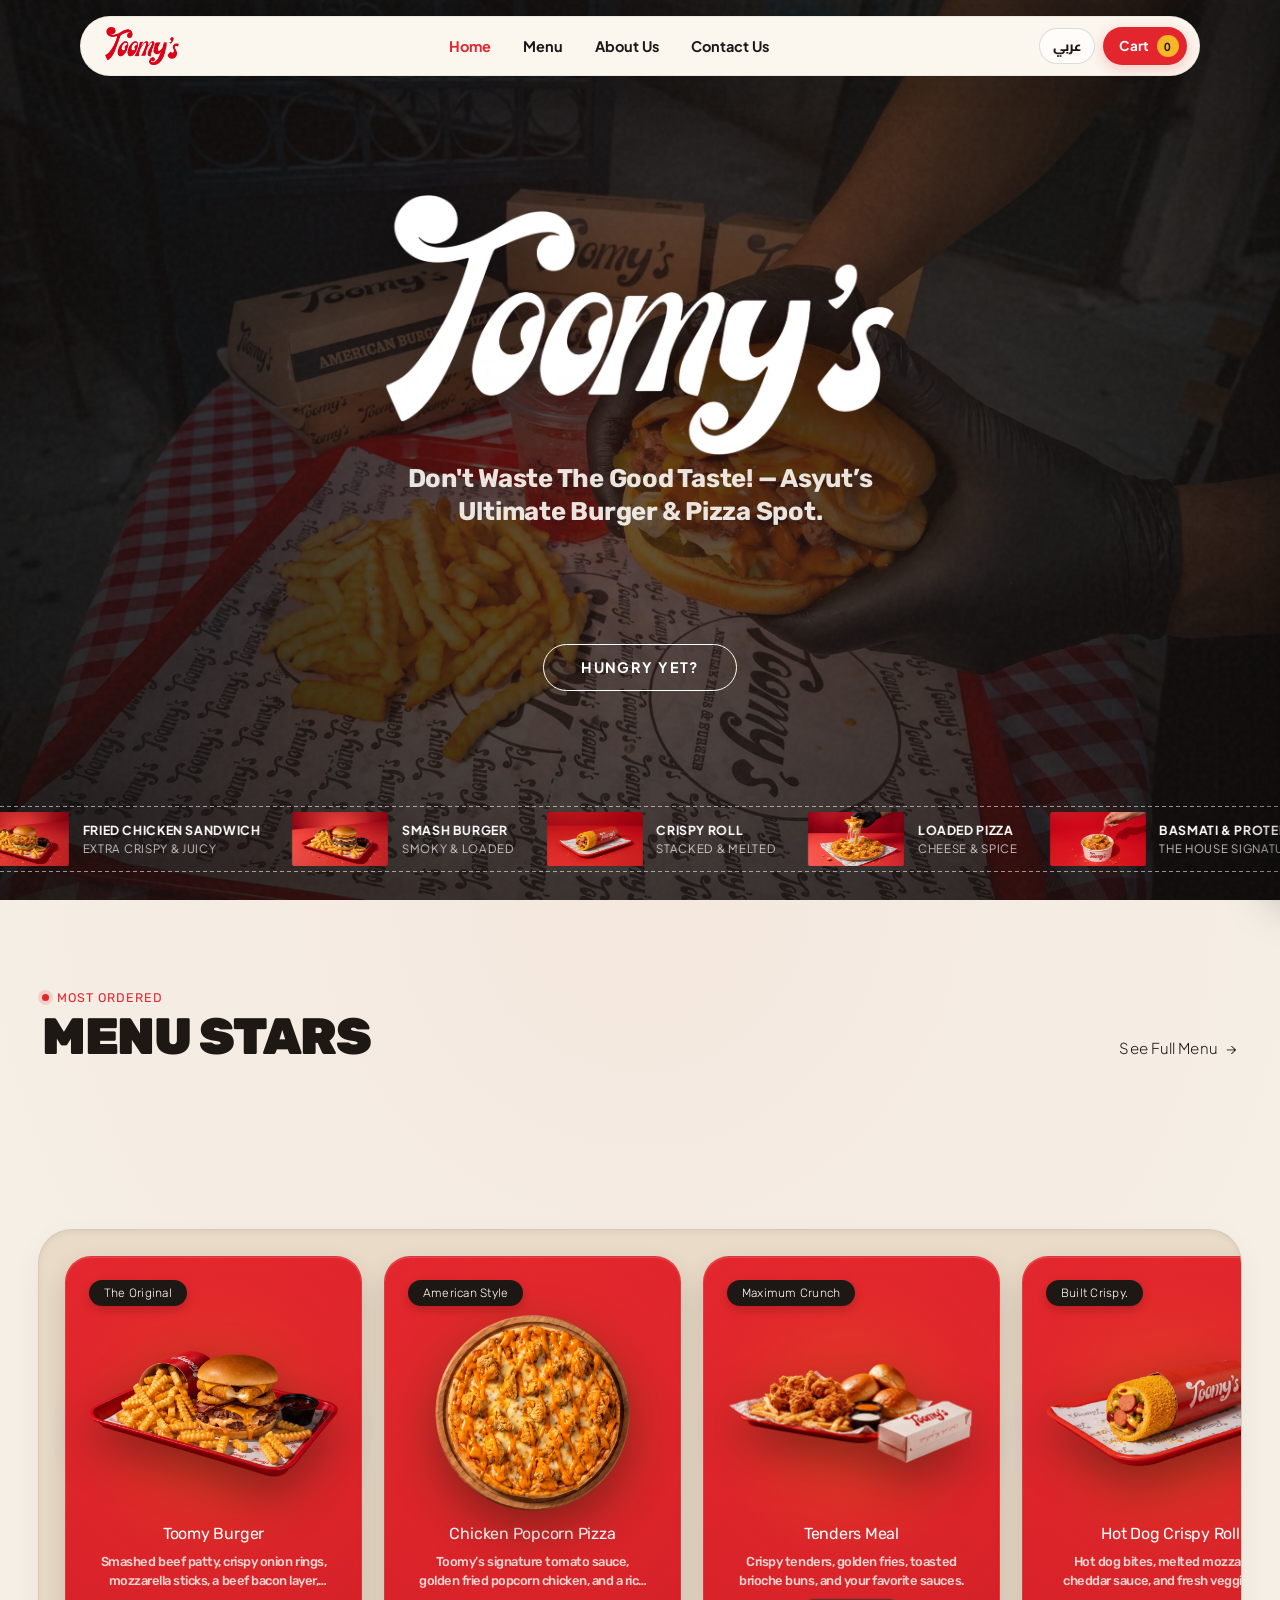
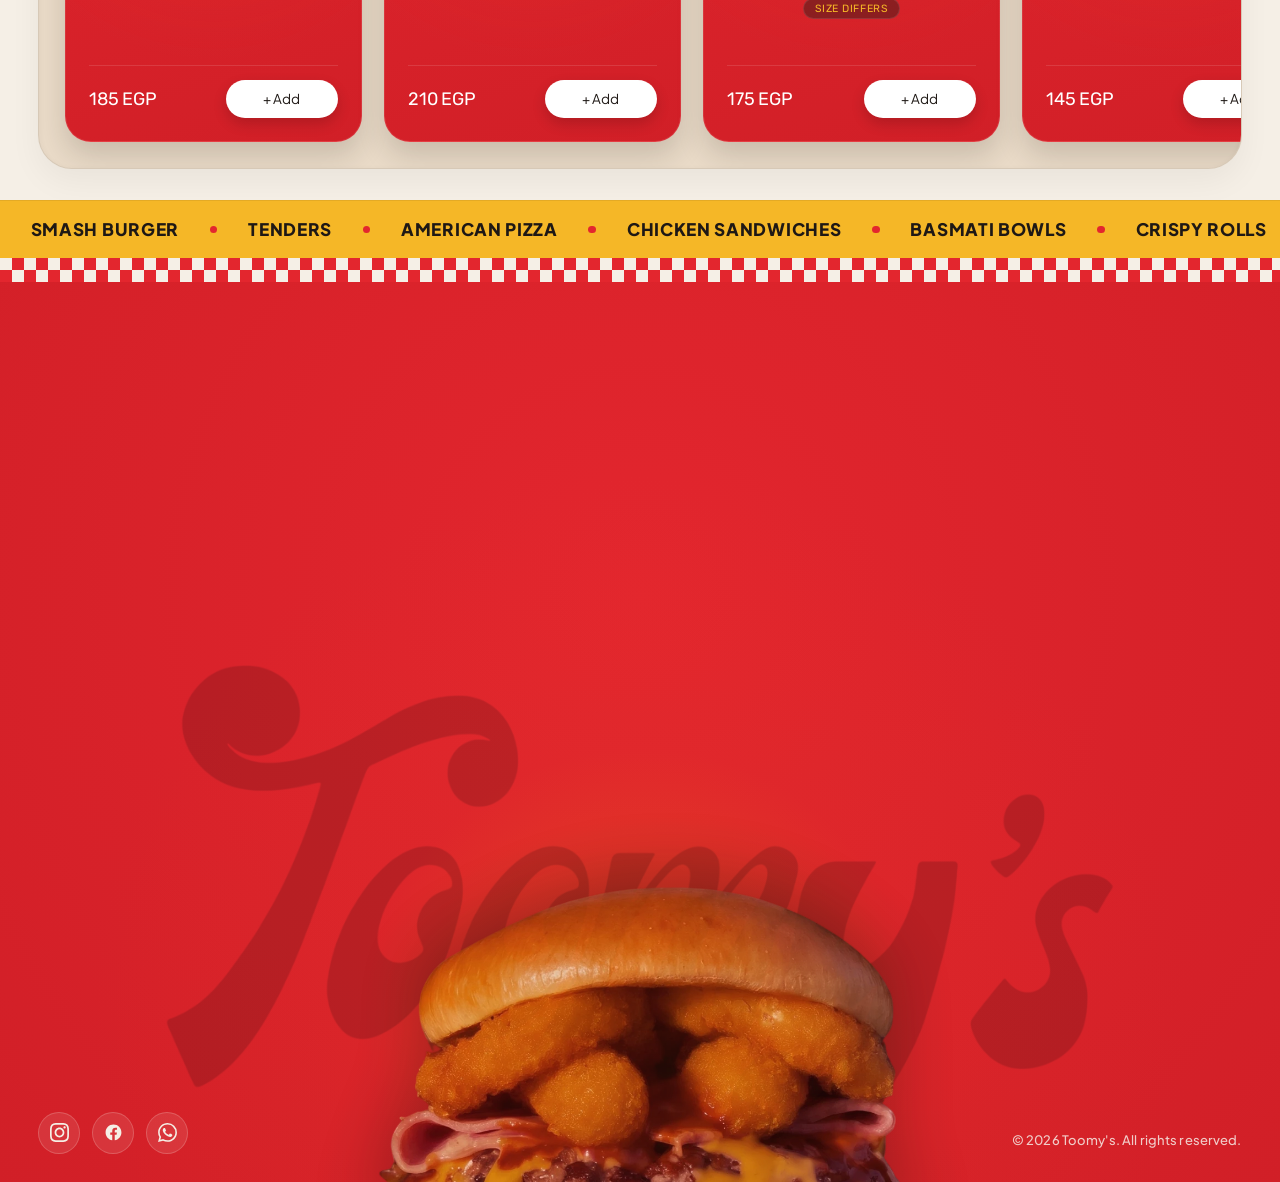
<file: index.html>
<!DOCTYPE html>
<html lang="en">

<head>
  <meta charset="UTF-8" />
  <meta name="viewport" content="width=device-width, initial-scale=1.0" />
  <title>Toomy's — Bold Street Food & Crispy Cravings</title>
  <link rel="icon" type="image/webp" href="assets/logo-small.webp" />
  <meta name="description" content="Toomy's — Asyut's ultimate smashed burger, crispy chicken, tenders, and loaded pizza spot in Abrag El Nasr." />
  <meta property="og:type" content="website" />
  <meta property="og:title" content="Toomy's — Bold Street Food &amp; Crispy Cravings" />
  <meta property="og:description" content="Toomy's — Asyut's ultimate smashed burger, crispy chicken, tenders, and loaded pizza spot in Abrag El Nasr." />
  <meta property="og:image" content="https://alilolicars.github.io/Toomy-s/assets/hero-bg.webp" />

  <!-- Distinctive Display + Clean Sans Fonts -->
  <link rel="preconnect" href="https://fonts.googleapis.com" />
  <link rel="preconnect" href="https://fonts.gstatic.com" crossorigin />
  <link
    href="https://fonts.googleapis.com/css2?family=Archivo+Black&family=Cormorant+Garamond:wght@400;500;600&family=Fredoka:wght@600;700&family=Plus+Jakarta+Sans:wght@400;500;600;700;800&family=Rubik:wght@700;800;900&display=swap"
    rel="stylesheet" />
  <link href="https://fonts.googleapis.com/css2?family=Cairo:wght@400;500;600;700;800;900&family=Marhey:wght@600;700&family=Yellowtail&display=swap" rel="stylesheet">

  <link rel="stylesheet" href="css/style.css" />
  <link rel="stylesheet" href="css/rtl.css" />
  <script src="js/i18n.js"></script>
</head>

<body>

  <!-- 1. FLOATING PILL NAVBAR -->
  <header class="floating-navbar" id="siteNavbar">
    <!-- Left — Brand Logo: Custom red script wordmark Toomy's (#E3262E, linking to index.html) -->
    <a href="index.html" class="nav-brand" aria-label="Toomy's Home">
      <img src="assets/logo-small.webp" alt="Toomy's" class="nav-brand-img" />
    </a>

    <!-- Center — Nav Links (gap: 32px, 14.5px, font-weight: 700): Home, Menu, About Us, Contact Us -->
    <nav class="nav-center-links" aria-label="Main Navigation">
      <a href="index.html" class="nav-link is-active" aria-current="page" data-page="home">Home</a>
      <a href="menu.html" class="nav-link" data-page="menu">Menu</a>
      <a href="about.html" class="nav-link" data-page="about">About Us</a>
      <a href="newsletter.html" class="nav-link" data-page="contact">Contact Us</a>
    </nav>

    <!-- Right — Action Cluster (gap: 8px) -->
    <div class="nav-action-cluster">
      <button class="nav-cart-pill cart-toggle" id="cartToggle" type="button" aria-expanded="false"
        aria-controls="cartDrawer" aria-label="Open Cart">
        <span class="cart-pill-label">Cart</span>
        <span class="cart-pill-badge cart-toggle-badge" id="cartCountBadge">0</span>
      </button>

      <button class="nav-hamburger-btn" id="mobileMenuBtn" type="button" aria-expanded="false"
        aria-controls="mobileTakeover" aria-label="Toggle navigation menu">
        <span class="hamburger-bar hamburger-bar-1" aria-hidden="true"></span>
        <span class="hamburger-bar hamburger-bar-2" aria-hidden="true"></span>
      </button>
    </div>
  </header>

  <!-- 2. FULL-SCREEN RED TAKEOVER SHEET (< 768px) -->
  <div class="mobile-takeover" id="mobileTakeover" aria-hidden="true">
    <div class="mobile-takeover-inner">
      <nav class="mobile-takeover-links" aria-label="Mobile Navigation">
        <a href="index.html" class="mobile-takeover-link is-active" aria-current="page" data-page="home">HOME</a>
        <a href="menu.html" class="mobile-takeover-link" data-page="menu">MENU</a>
        <a href="about.html" class="mobile-takeover-link" data-page="about">ABOUT US</a>
        <a href="newsletter.html" class="mobile-takeover-link" data-page="contact">CONTACT US</a>
      </nav>
      <p class="mobile-takeover-tagline">Don't waste the good taste</p>
    </div>
  </div>

  <main class="hero" id="home">
    <!-- Background Image + Dark Vignette & Grain Layers -->
    <div class="hero-backdrop" aria-hidden="true">
      <img src="assets/hero-bg.webp" alt="" class="hero-bg-img" onerror="this.style.display='none';" />
      <div class="hero-vignette"></div>
      <div class="hero-grain"></div>
    </div>


    <!-- Centerpiece: Main Logo, Slogan & Order Now CTA -->
    <section class="hero-center">
      <div class="hero-logo-wrap">
        <!-- Shows your logo image if available, otherwise renders the oversized bold wordmark -->
        <img src="assets/logo-main.webp" alt="Toomy's Logo" class="hero-logo-img"
          onerror="this.style.display='none'; this.nextElementSibling.style.display='block';" />
        <h1 class="hero-wordmark" style="display: none;">TOOMY'S</h1>
      </div>

      <p class="hero-slogan">
        Don't Waste The Good Taste! — Asyut’s Ultimate Burger & Pizza Spot.
      </p>

      <div class="hero-actions">
        <a href="menu.html" class="btn-order" aria-label="Hungry Yet? Order Now">
          <span class="btn-order-labels">
            <span class="btn-order-text btn-order-text-default">Hungry Yet?</span>
            <span class="btn-order-text btn-order-text-hover" aria-hidden="true">Order Now</span>
          </span>
        </a>
      </div>
    </section>

    <!-- Bottom Sliding Category Strip (Matches Reference Bottom Thumbnail Row) -->
    <section class="category-dock" aria-label="Food Categories to Try">
      <div class="category-track" id="categoryTrack">
        <a href="menu.html?cat=chicken" class="category-card" data-category="chicken">
          <div class="category-thumb">
            <img src="assets/categories/fried.webp" alt="Fried Chicken Sandwich" />
          </div>
          <div class="category-meta">
            <span class="category-title">Fried Chicken Sandwich</span>
            <span class="category-sub">EXTRA CRISPY &amp; JUICY</span>
          </div>
        </a>

        <a href="menu.html?cat=burgers" class="category-card" data-category="burger">
          <div class="category-thumb">
            <img src="assets/categories/burger.webp" alt="Smash Burger Sandwich" />
          </div>
          <div class="category-meta">
            <span class="category-title">SMASH BURGER</span>
            <span class="category-sub">SMOKY &amp; LOADED</span>
          </div>
        </a>

        <a href="menu.html?cat=crispy" class="category-card" data-category="crispy">
          <div class="category-thumb">
            <img src="assets/categories/crispy.webp" alt="Crispy Roll" />
          </div>
          <div class="category-meta">
            <span class="category-title">CRISPY ROLL</span>
            <span class="category-sub">STACKED &amp; MELTED</span>
          </div>
        </a>

        <a href="menu.html?cat=pizza" class="category-card" data-category="pizza">
          <div class="category-thumb">
            <img src="assets/categories/pizza.webp" alt="Pizza" />
          </div>
          <div class="category-meta">
            <span class="category-title">LOADED PIZZA</span>
            <span class="category-sub">CHEESE &amp; SPICE</span>
          </div>
        </a>

        <a href="menu.html?cat=basmati" class="category-card" data-category="basmati">
          <div class="category-thumb">
            <img src="assets/categories/basmati.webp" alt="Basmati" />
          </div>
          <div class="category-meta">
            <span class="category-title">BASMATI &amp; PROTEIN</span>
            <span class="category-sub">THE HOUSE SIGNATURE</span>
          </div>
        </a>
      </div>
    </section>
  </main>

  <!-- 4. SECOND SECTION: MENU STARS (BEST SELLERS SLIDER) -->
  <section class="menu-stars-section" id="menu" dir="ltr" lang="en">
    <div class="menu-stars-container">

      <!-- Section Header (LTR) -->
      <header class="menu-stars-header">
        <div class="menu-stars-title-block">
          <div class="menu-stars-eyebrow">
            <span class="eyebrow-dot" aria-hidden="true"></span>
            <span class="eyebrow-text">MOST ORDERED</span>
          </div>
          <h2 class="menu-stars-heading">MENU STARS</h2>
        </div>

        <a href="menu.html" class="menu-stars-action">
          See Full Menu <span class="action-arrow" aria-hidden="true">&rarr;</span>
        </a>
      </header>

      <!-- 6-Card Grab-and-Scroll Track (4 columns visible in container at once) -->
      <div class="menu-stars-track" id="menuStarsTrack">

        <!-- Card 1: Toomy Burger -->
        <article class="star-card" data-item-id="toomy-burger">
          <span class="star-badge">The Original</span>
          <div class="star-visual">
            <img loading="lazy" decoding="async" src="assets/products/toomy-burger.webp" alt="Toomy Burger" draggable="false"
              onerror="this.src='assets/categories/burger.webp';" />
          </div>
          <div class="star-content">
            <h3 class="star-title">Toomy Burger</h3>
            <p class="star-desc"
              title="Smashed beef patty, crispy onion rings, mozzarella sticks, a beef bacon layer, warm cheddar sauce, finished with Toomy’s Secret Sauce on a buttery brioche bun.">
              Smashed beef patty, crispy onion rings, mozzarella sticks, a beef bacon layer, warm cheddar sauce,
              finished with Toomy’s Secret Sauce on a buttery brioche bun.
            </p>
          </div>
          <footer class="star-footer">
            <span class="star-price">185 EGP</span>
            <button type="button" class="star-add-btn">+ Add</button>
          </footer>
        </article>

        <!-- Card 2: Chicken Popcorn Pizza -->
        <article class="star-card" data-item-id="popcorn-chicken-pizza">
          <span class="star-badge">American Style</span>
          <div class="star-visual">
            <img loading="lazy" decoding="async" src="assets/products/pizza-popcorn-buffalo.webp" alt="Chicken Popcorn Pizza" draggable="false"
              onerror="this.src='assets/categories/pizza.webp';" />
          </div>
          <div class="star-content">
            <h3 class="star-title">Chicken Popcorn Pizza</h3>
            <p class="star-desc"
              title="Toomy’s signature tomato sauce, golden fried popcorn chicken, and a rich drizzle of your favorite sauce.">
              Toomy’s signature tomato sauce, golden fried popcorn chicken, and a rich drizzle of your favorite sauce.
            </p>
          </div>
          <footer class="star-footer">
            <span class="star-price">210 EGP</span>
            <button type="button" class="star-add-btn">+ Add</button>
          </footer>
        </article>

        <!-- Card 3: Tenders Meal -->
        <article class="star-card" data-item-id="tenders-meal">
          <span class="star-badge">Maximum Crunch</span>
          <div class="star-visual">
            <img loading="lazy" decoding="async" src="assets/products/tenders-meal.webp" alt="Tenders Meal" draggable="false"
              onerror="this.src='assets/categories/fried.webp';" />
          </div>
          <div class="star-content">
            <h3 class="star-title">Tenders Meal</h3>
            <p class="star-desc" title="Crispy tenders, golden fries, toasted brioche buns, and your favorite sauces.">
              Crispy tenders, golden fries, toasted brioche buns, and your favorite sauces.
            </p>
            <span class="star-note">Size Differs</span>
          </div>
          <footer class="star-footer">
            <span class="star-price">175 EGP</span>
            <button type="button" class="star-add-btn">+ Add</button>
          </footer>
        </article>

        <!-- Card 4: Hot Dog Crispy Roll -->
        <article class="star-card" data-item-id="hotdog-crispy-roll">
          <span class="star-badge">Built Crispy.</span>
          <div class="star-visual">
            <img loading="lazy" decoding="async" src="assets/products/crispy-roll.webp" alt="Hot Dog Crispy Roll" draggable="false"
              onerror="this.src='assets/categories/crispy.webp';" />
          </div>
          <div class="star-content">
            <h3 class="star-title">Hot Dog Crispy Roll</h3>
            <p class="star-desc"
              title="Hot dog bites, melted mozzarella, cheddar sauce, and fresh veggies in a crunchy golden roll.">
              Hot dog bites, melted mozzarella, cheddar sauce, and fresh veggies in a crunchy golden roll.
            </p>
          </div>
          <footer class="star-footer">
            <span class="star-price">145 EGP</span>
            <button type="button" class="star-add-btn">+ Add</button>
          </footer>
        </article>

        <!-- Card 5: Truck Chicken (Empty Top-Left Pill preserved for vertical alignment) -->
        <article class="star-card" data-item-id="truck-chicken">
          <span class="star-badge is-empty" aria-hidden="true">&nbsp;</span>
          <div class="star-visual">
            <img loading="lazy" decoding="async" src="assets/products/truck-chicken.webp" alt="Truck Chicken" draggable="false"
              onerror="this.src='assets/categories/fried.webp';" />
          </div>
          <div class="star-content">
            <h3 class="star-title">Truck Chicken</h3>
            <p class="star-desc"
              title="Crispy fried chicken, cheddar sauce, Toomy’s signature sauce, lettuce, and pickles on a soft brioche bun.">
              Crispy fried chicken, cheddar sauce, Toomy’s signature sauce, lettuce, and pickles on a soft brioche bun.
            </p>
          </div>
          <footer class="star-footer">
            <span class="star-price">165 EGP</span>
            <button type="button" class="star-add-btn">+ Add</button>
          </footer>
        </article>

        <!-- Card 6: Basmati Chicken -->
        <article class="star-card" data-item-id="basmati-chicken">
          <span class="star-badge">Made Better</span>
          <div class="star-visual">
            <img loading="lazy" decoding="async" src="assets/products/basmati-chicken.webp" alt="Basmati Chicken" draggable="false"
              onerror="this.src='assets/categories/basmati.webp';" />
          </div>
          <div class="star-content">
            <h3 class="star-title">Basmati Chicken</h3>
            <p class="star-desc"
              title="Golden Basmati Rice, Topped with Crispy Chicken Bites, with 2 of Your Favorite Sauces.">
              Golden Basmati Rice, Topped with Crispy Chicken Bites, with 2 of Your Favorite Sauces.
            </p>
          </div>
          <footer class="star-footer">
            <span class="star-price">160 EGP</span>
            <button type="button" class="star-add-btn">+ Add</button>
          </footer>
        </article>

      </div>
    </div>
  </section>

  <!-- PROMO MARQUEE RIBBON (BETWEEN MENU STARS & FOOTER) -->
  <div class="promo-ticker" dir="ltr" aria-label="Featured Menu Categories">
    <div class="promo-ticker-track">
      <!-- Track Set 1 -->
      <div class="promo-ticker-group">
        <span class="ticker-item">SMASH BURGER</span>
        <span class="ticker-dot" aria-hidden="true"></span>
        <span class="ticker-item">TENDERS</span>
        <span class="ticker-dot" aria-hidden="true"></span>
        <span class="ticker-item">AMERICAN PIZZA</span>
        <span class="ticker-dot" aria-hidden="true"></span>
        <span class="ticker-item">CHICKEN SANDWICHES</span>
        <span class="ticker-dot" aria-hidden="true"></span>
        <span class="ticker-item">BASMATI BOWLS</span>
        <span class="ticker-dot" aria-hidden="true"></span>
        <span class="ticker-item">CRISPY ROLLS</span>
        <span class="ticker-dot" aria-hidden="true"></span>
      </div>

      <!-- Track Set 2 (Exact clone for seamless infinite loop) -->
      <div class="promo-ticker-group" aria-hidden="true">
        <span class="ticker-item">SMASH BURGER</span>
        <span class="ticker-dot"></span>
        <span class="ticker-item">TENDERS</span>
        <span class="ticker-dot"></span>
        <span class="ticker-item">AMERICAN PIZZA</span>
        <span class="ticker-dot"></span>
        <span class="ticker-item">CHICKEN SANDWICHES</span>
        <span class="ticker-dot"></span>
        <span class="ticker-item">BASMATI BOWLS</span>
        <span class="ticker-dot"></span>
        <span class="ticker-item">CRISPY ROLLS</span>
        <span class="ticker-dot"></span>
      </div>
    </div>
  </div>

  <!-- CHECKERED PLAID DIVIDER (BETWEEN YELLOW MARQUEE & FOOTER) -->
  <div class="checkered-divider" aria-hidden="true"></div>

  <!-- 5. FULL-VIEWPORT FOOTER SECTION -->
  <footer class="site-footer" id="contact" dir="ltr" lang="en">

    <!-- Top & Middle: Brand Header + Dashed Divider + 3-Column Grid -->
    <div class="footer-top-group">
      <a href="#home" class="footer-logo" aria-label="Toomy's Home">
        <img src="assets/logo-small.webp" alt="Toomy's"
          onerror="this.style.display='none'; this.nextElementSibling.style.display='block';" />
        <span class="footer-logo-fallback" style="display: none;">Toomy's</span>
      </a>

      <p class="footer-tagline">Freshly fried. Loaded with flavor in Asyut.</p>

      <div class="footer-dashed-rule" aria-hidden="true"></div>

      <nav class="footer-nav" aria-label="Footer Navigation">
        <!-- Column 1: OUR MENU -->
        <div class="footer-col">
          <h3 class="footer-col-heading">OUR MENU</h3>
          <ul class="footer-col-list">
            <li><a href="menu.html?cat=burgers" class="footer-link">Burger</a></li>
            <li><a href="menu.html?cat=pizza" class="footer-link">Pizza</a></li>
            <li><a href="menu.html?cat=tenders" class="footer-link">Tenders</a></li>
            <li><a href="menu.html?cat=chicken" class="footer-link">Chicken</a></li>
          </ul>
        </div>

        <!-- Column 2: LOCATION -->
        <div class="footer-col" id="about">
          <h3 class="footer-col-heading">LOCATION</h3>
          <ul class="footer-col-list">
            <li><span class="footer-info-text">Asyut, Abrag El Nasr</span></li>
            <li><span class="footer-info-text">Daily: 2:00 PM – 2:00 AM</span></li>
            <li>
              <a href="https://www.google.com/maps/search/?api=1&amp;query=27.18261,31.18335" target="_blank" rel="noopener"
                class="footer-link footer-map-link">
                Get Directions &#8599;
              </a>
            </li>
          </ul>
        </div>

        <!-- Column 3: GET IN TOUCH -->
        <div class="footer-col">
          <h3 class="footer-col-heading">GET IN TOUCH</h3>
          <ul class="footer-col-list">
            <li><a href="menu.html" class="footer-link">Order Online</a></li>
            <li><a href="tel:+201040078750" class="footer-link footer-phone-link" dir="ltr">010 4007 8750</a></li>
            <li><a href="newsletter.html" class="footer-link">Contact Us</a></li>
            <li><a href="about.html" class="footer-link">About Us</a></li>
          </ul>
        </div>
      </nav>
    </div>

    <!-- Subtle Giant Watermark Behind the Burger -->
    <img loading="lazy" decoding="async" src="assets/logo-main.webp" alt="" aria-hidden="true" class="footer-watermark" draggable="false" />

    <!-- Bottom Zone: Social Badges + Center Burger + Copyright -->
    <div class="footer-bottom-zone">
      <div class="footer-socials" aria-label="Social Media Links">
        <a href="https://www.instagram.com/toomyseg" target="_blank" rel="noopener" class="footer-social-link"
          aria-label="Instagram">
          <svg viewBox="0 0 24 24" width="19" height="19" fill="currentColor">
            <path
              d="M12 2.163c3.204 0 3.584.012 4.85.07 3.252.148 4.771 1.691 4.919 4.919.058 1.265.069 1.645.069 4.849 0 3.205-.012 3.584-.069 4.849-.149 3.225-1.664 4.771-4.919 4.919-1.266.058-1.644.07-4.85.07-3.204 0-3.584-.012-4.849-.07-3.26-.149-4.771-1.699-4.919-4.92-.058-1.265-.07-1.644-.07-4.849 0-3.204.013-3.583.07-4.849.149-3.227 1.664-4.771 4.919-4.919 1.266-.057 1.645-.069 4.849-.069zm0-2.163c-3.259 0-3.667.014-4.947.072-4.358.2-6.78 2.618-6.98 6.98-.059 1.281-.073 1.689-.073 4.948 0 3.259.014 3.668.072 4.948.2 4.358 2.618 6.78 6.98 6.98 1.281.058 1.689.072 4.948.072 3.259 0 3.668-.014 4.948-.072 4.354-.2 6.782-2.618 6.979-6.98.059-1.28.073-1.689.073-4.948 0-3.259-.014-3.667-.072-4.947-.196-4.354-2.617-6.78-6.979-6.98-1.281-.059-1.69-.073-4.949-.073zm0 5.838c-3.403 0-6.162 2.759-6.162 6.162s2.759 6.163 6.162 6.163 6.162-2.759 6.162-6.163c0-3.403-2.759-6.162-6.162-6.162zm0 10.162c-2.209 0-4-1.79-4-4 0-2.209 1.791-4 4-4s4 1.791 4 4c0 2.21-1.791 4-4 4zm6.406-11.845c-.796 0-1.441.645-1.441 1.44s.645 1.44 1.441 1.44c.795 0 1.439-.645 1.439-1.44s-.644-1.44-1.439-1.44z" />
          </svg>
        </a>

        <a href="https://www.facebook.com/toomyseg" target="_blank" rel="noopener" class="footer-social-link"
          aria-label="Facebook">
          <svg viewBox="0 0 24 24" width="19" height="19" fill="currentColor">
            <path
              d="M12 2C6.477 2 2 6.477 2 12c0 4.991 3.657 9.128 8.438 9.878v-6.987h-2.54V12h2.54V9.797c0-2.506 1.492-3.89 3.777-3.89 1.094 0 2.238.195 2.238.195v2.46h-1.26c-1.243 0-1.63.771-1.63 1.562V12h2.773l-.443 2.89h-2.33v6.988C18.343 21.128 22 16.991 22 12c0-5.523-4.477-10-10-10z" />
          </svg>
        </a>

        <a
          href="https://wa.me/201040078750"
          target="_blank"
          rel="noopener"
          class="footer-social-link"
          aria-label="WhatsApp"
        >
          <svg viewBox="0 0 24 24" width="19" height="19" fill="currentColor">
            <path d="M17.472 14.382c-.297-.149-1.758-.867-2.03-.967-.273-.099-.471-.148-.67.15-.197.297-.767.966-.94 1.164-.173.199-.347.223-.644.075-.297-.15-1.255-.463-2.39-1.475-.883-.788-1.48-1.761-1.653-2.059-.173-.297-.018-.458.13-.606.134-.133.298-.347.446-.52.149-.174.198-.298.298-.497.099-.198.05-.371-.025-.52-.075-.149-.669-1.612-.916-2.207-.242-.579-.487-.5-.669-.51-.173-.008-.371-.01-.57-.01-.198 0-.52.074-.792.372-.272.297-1.04 1.016-1.04 2.479 0 1.462 1.065 2.875 1.213 3.074.149.198 2.096 3.2 5.077 4.487.709.306 1.262.489 1.694.625.712.227 1.36.195 1.871.118.571-.085 1.758-.719 2.006-1.413.248-.694.248-1.289.173-1.413-.074-.124-.272-.198-.57-.347m-5.421 7.403h-.004a9.87 9.87 0 01-5.031-1.378l-.361-.214-3.741.982.998-3.648-.235-.374a9.86 9.86 0 01-1.51-5.26c.001-5.45 4.436-9.884 9.888-9.884 2.64 0 5.122 1.03 6.988 2.898a9.825 9.825 0 012.893 6.994c-.003 5.45-4.437 9.884-9.885 9.884m8.413-18.297A11.815 11.815 0 0012.05 0C5.495 0 .16 5.335.157 11.892c0 2.096.547 4.142 1.588 5.945L.057 24l6.305-1.654a11.882 11.882 0 005.683 1.448h.005c6.554 0 11.89-5.335 11.893-11.893a11.821 11.821 0 00-3.48-8.413z"/>
          </svg>
        </a>
      </div>

      <div class="footer-burger-wrap" id="footerBurger">
        <img loading="lazy" decoding="async" src="assets/Toomy's noBG/toomy-footer.webp" alt="Toomy's Signature Burger" class="footer-burger-img"
          draggable="false" />
      </div>

      <p class="footer-copyright">
        &copy; <span id="footerYear">2026</span> Toomy's. All rights reserved.
      </p>
    </div>

  </footer>

  <!-- QUICK-VIEW PRODUCT MODAL (SHARED WITH MENU.HTML) -->
  <div class="qv-overlay" id="qvOverlay" aria-hidden="true">
    <div class="qv-dialog" id="qvDialog" role="dialog" aria-modal="true" aria-labelledby="qvTitle">
      <!-- Left Column (46%): Warm Sand Product Image Showcase -->
      <div class="qv-showcase-pane">
        <span class="qv-badge" id="qvBadge">Try It Now</span>
        <img src="assets/products/toomy-burger.webp" alt="Toomy Burger" class="qv-image" id="qvImage"
          draggable="false" />
      </div>

      <!-- Right Column (54%): Details, Ingredient Chips, Options & Purchase Controls -->
      <div class="qv-details-pane">
        <button type="button" class="qv-close-btn" id="qvCloseBtn" aria-label="Close Quick View">
          &#10005;
        </button>

        <div class="qv-scroll-content">
          <div class="qv-eyebrow">
            <span class="qv-eyebrow-dot" aria-hidden="true"></span>
            <span id="qvCategory">Burgers</span>
          </div>

          <h2 class="qv-title" id="qvTitle">Toomy Burger</h2>

          <p class="qv-subtitle" id="qvSubtitle">SIGNATURE DOUBLE SMASH</p>

          <p class="qv-desc" id="qvDesc"></p>

          <!-- Included-Items Ingredient Chips -->
          <div class="qv-chips-row" id="qvChipsRow" aria-label="Included Items"></div>

          <!-- Dynamic Option Selector Groups -->
          <div class="qv-options-stack" id="qvOptionsStack"></div>
        </div>

        <!-- Bottom Purchase Row -->
        <div class="qv-purchase-row">
          <div class="qv-qty-stepper" role="group" aria-label="Item Quantity">
            <button type="button" class="qv-qty-btn" id="qvQtyDec" aria-label="Decrease quantity">
              &minus;
            </button>
            <span class="qv-qty-val" id="qvQtyVal">1</span>
            <button type="button" class="qv-qty-btn" id="qvQtyInc" aria-label="Increase quantity">
              +
            </button>
          </div>

          <button type="button" class="qv-add-btn" id="qvAddBtn">
            <span class="qv-add-label" id="qvAddLabel">Add to Cart</span>
            <span class="qv-price-badge" id="qvPriceBadge">185 EGP</span>
          </button>
        </div>
      </div>
    </div>
  </div>

  <script src="js/menu-data.js"></script>
  <script src="js/script.js"></script>
</body>

</html>
</file>
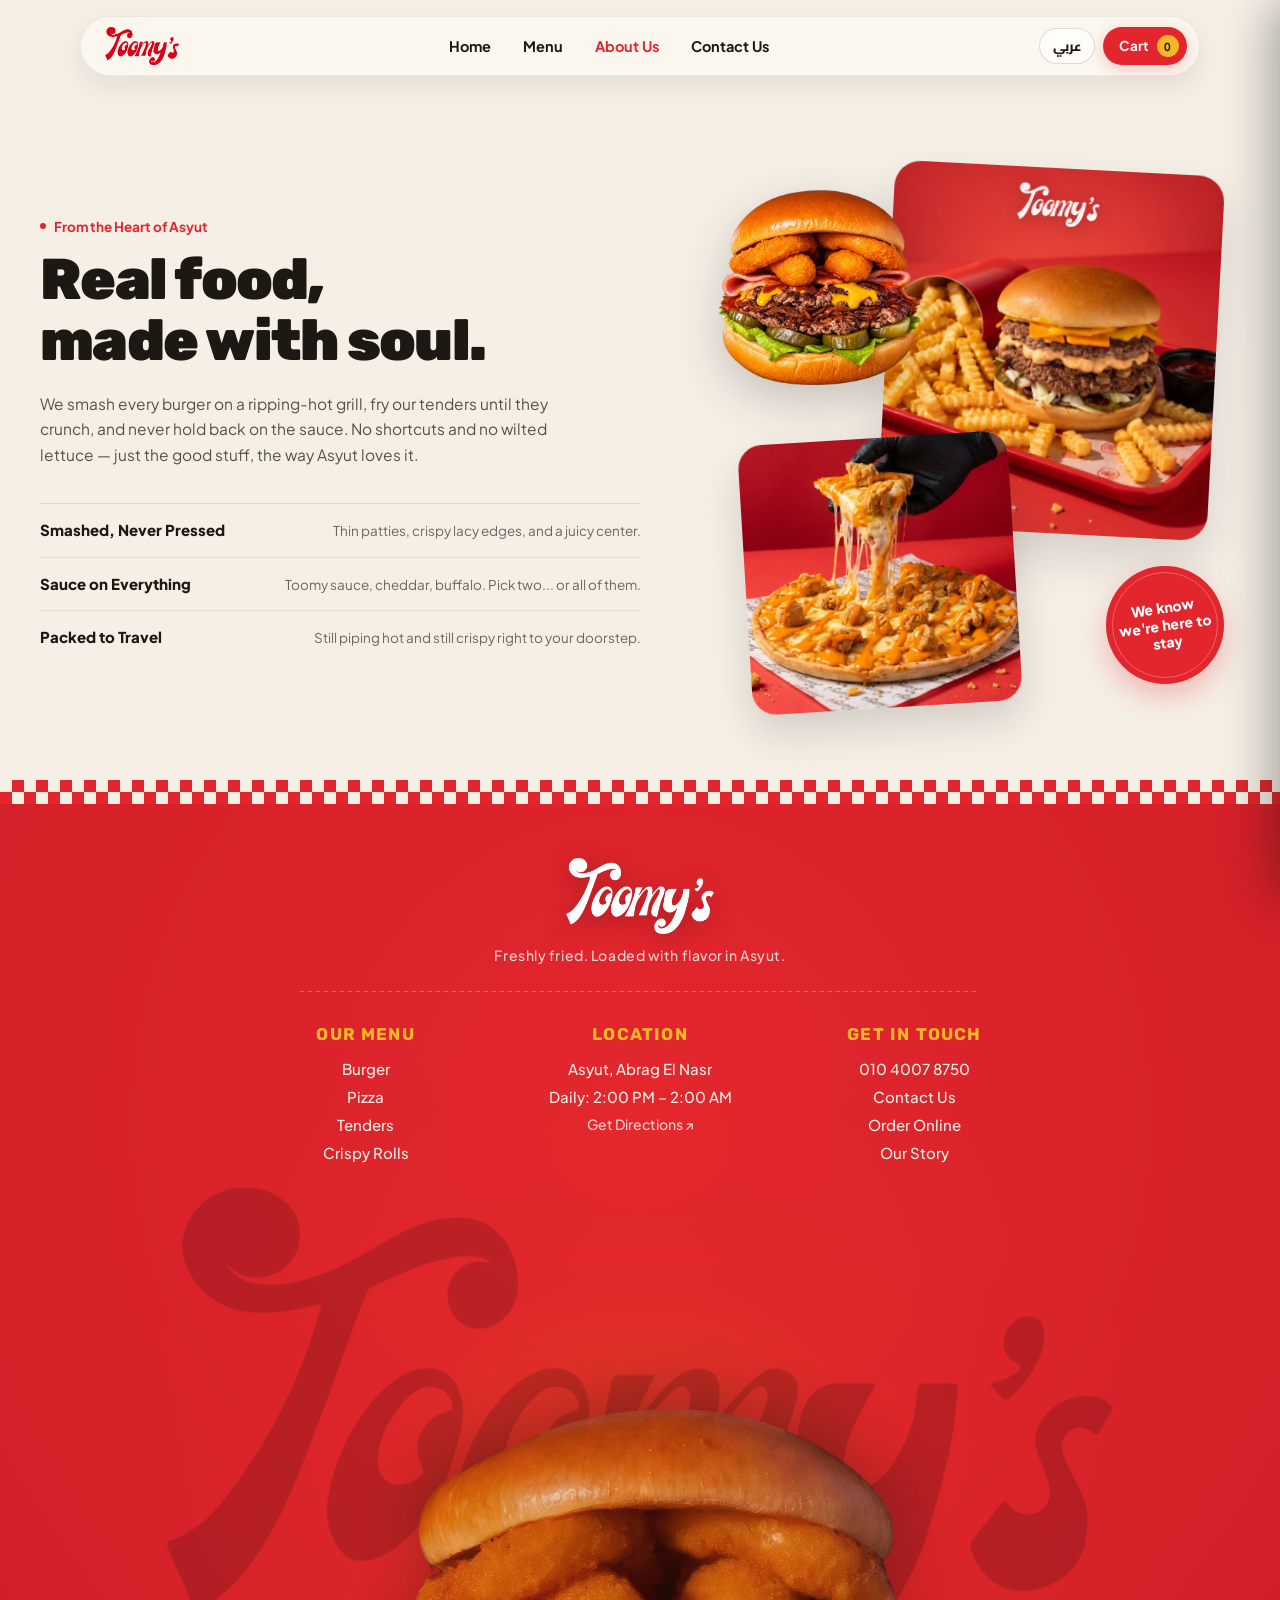
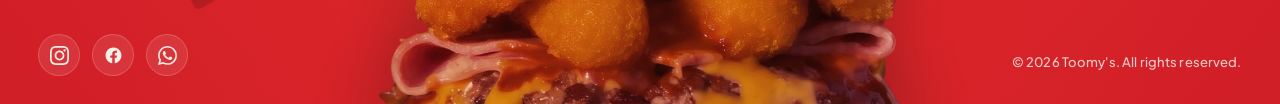
<file: about.html>
<!DOCTYPE html>
<html lang="en" dir="ltr">
<head>
  <meta charset="UTF-8" />
  <meta name="viewport" content="width=device-width, initial-scale=1.0" />
  <title>About Us — Toomy's | Asyut's Ultimate Burger &amp; Pizza Spot</title>
  <link rel="icon" type="image/webp" href="assets/logo-small.webp" />
  <meta name="description" content="Toomy's — Asyut's ultimate smashed burger, crispy chicken, tenders, and loaded pizza spot in Abrag El Nasr." />
  <meta property="og:type" content="website" />
  <meta property="og:title" content="About Us — Toomy's | Asyut's Ultimate Burger &amp; Pizza Spot" />
  <meta property="og:description" content="Toomy's — Asyut's ultimate smashed burger, crispy chicken, tenders, and loaded pizza spot in Abrag El Nasr." />
  <meta property="og:image" content="https://alilolicars.github.io/Toomy-s/assets/hero-bg.webp" />

  <!-- Google Fonts -->
  <link rel="preconnect" href="https://fonts.googleapis.com" />
  <link rel="preconnect" href="https://fonts.gstatic.com" crossorigin />
  <link
    href="https://fonts.googleapis.com/css2?family=Archivo+Black&family=Cormorant+Garamond:wght@400;500;600&family=Fredoka:wght@600;700&family=Plus+Jakarta+Sans:wght@400;500;600;700;800&family=Rubik:wght@700;800;900&display=swap"
    rel="stylesheet"
  />
  <link href="https://fonts.googleapis.com/css2?family=Cairo:wght@400;500;600;700;800;900&family=Marhey:wght@600;700&family=Yellowtail&display=swap" rel="stylesheet">
  <link rel="stylesheet" href="css/style.css" />
  <link rel="stylesheet" href="css/rtl.css" />
  <script src="js/i18n.js"></script>
</head>
<body class="about-page-body">

  <!-- 1. FLOATING PILL NAVBAR -->
  <header class="floating-navbar" id="siteNavbar">
    <!-- Left — Brand Logo -->
    <a href="index.html" class="nav-brand" aria-label="Toomy's Home">
      <img src="assets/logo-small.webp" alt="Toomy's" class="nav-brand-img" />
    </a>

    <!-- Center — Nav Links -->
    <nav class="nav-center-links" aria-label="Main Navigation">
      <a href="index.html" class="nav-link" data-page="home">Home</a>
      <a href="menu.html" class="nav-link" data-page="menu">Menu</a>
      <a href="about.html" class="nav-link is-active" aria-current="page" data-page="about">About Us</a>
      <a href="newsletter.html" class="nav-link" data-page="contact">Contact Us</a>
    </nav>

    <!-- Right — Action Cluster -->
    <div class="nav-action-cluster">
      <button
        class="nav-cart-pill cart-toggle"
        id="cartToggle"
        type="button"
        aria-expanded="false"
        aria-controls="cartDrawer"
        aria-label="Open Cart"
      >
        <span class="cart-pill-label">Cart</span>
        <span class="cart-pill-badge cart-toggle-badge" id="cartCountBadge">0</span>
      </button>

      <button
        class="nav-hamburger-btn"
        id="mobileMenuBtn"
        type="button"
        aria-expanded="false"
        aria-controls="mobileTakeover"
        aria-label="Toggle navigation menu"
      >
        <span class="hamburger-bar hamburger-bar-1" aria-hidden="true"></span>
        <span class="hamburger-bar hamburger-bar-2" aria-hidden="true"></span>
      </button>
    </div>
  </header>

  <!-- 2. FULL-SCREEN RED TAKEOVER SHEET (< 768px) -->
  <div class="mobile-takeover" id="mobileTakeover" aria-hidden="true">
    <div class="mobile-takeover-inner">
      <nav class="mobile-takeover-links" aria-label="Mobile Navigation">
        <a href="index.html" class="mobile-takeover-link" data-page="home">Home</a>
        <a href="menu.html" class="mobile-takeover-link" data-page="menu">Menu</a>
        <a href="about.html" class="mobile-takeover-link is-active" aria-current="page" data-page="about">About Us</a>
        <a href="newsletter.html" class="mobile-takeover-link" data-page="contact">Contact Us</a>
      </nav>
      <p class="mobile-takeover-tagline">Don't waste the good taste</p>
    </div>
  </div>

  <!-- 3. ABOUT US EDITORIAL CANVAS -->
  <main class="about-page" id="aboutMain">
    <section class="about-story-section" id="aboutStorySection" aria-labelledby="aboutHeadline">
      <div class="about-story-container">
        <div class="about-split-grid">

          <!-- LEFT COLUMN: Editorial Story & Craft Pillars -->
          <div class="about-left-col">
            <div class="about-eyebrow-label about-reveal" style="--about-delay: 0ms;">
              <span class="about-eyebrow-circle" aria-hidden="true"></span>
              <span>From the Heart of Asyut</span>
            </div>

            <h1 class="about-display-headline about-reveal" id="aboutHeadline" style="--about-delay: 70ms;">
              Real food,<br />
              made with soul.
            </h1>

            <p class="about-story-paragraph about-reveal" style="--about-delay: 140ms;">
              We smash every burger on a ripping-hot grill, fry our tenders until they crunch, and never hold back on the sauce. No shortcuts and no wilted lettuce — just the good stuff, the way Asyut loves it.
            </p>

            <ul class="about-pillars-list" aria-label="Our Craft Pillars">
              <li class="about-pillar-row about-reveal" style="--about-delay: 210ms;">
                <span class="about-pillar-title">Smashed, Never Pressed</span>
                <span class="about-pillar-desc">Thin patties, crispy lacy edges, and a juicy center.</span>
              </li>
              <li class="about-pillar-row about-reveal" style="--about-delay: 280ms;">
                <span class="about-pillar-title">Sauce on Everything</span>
                <span class="about-pillar-desc">Toomy sauce, cheddar, buffalo. Pick two... or all of them.</span>
              </li>
              <li class="about-pillar-row about-reveal" style="--about-delay: 350ms;">
                <span class="about-pillar-title">Packed to Travel</span>
                <span class="about-pillar-desc">Still piping hot and still crispy right to your doorstep.</span>
              </li>
            </ul>
          </div>

          <!-- RIGHT COLUMN: 4-Layer Scrapbook Collage -->
          <div class="about-right-col">
            <div class="about-collage-stage">

              <!-- Layer 1 — Primary Upper Photo Card -->
              <figure class="about-collage-card about-collage-card-primary">
                <img
                  src="assets/categories/burger.webp"
                  alt="Double smashed cheeseburger and crinkle fries on a signature red Toomy's tray"
                  class="about-collage-photo"
                  draggable="false"
                />
                <img
                  src="assets/logo-small.webp"
                  alt=""
                  aria-hidden="true"
                  class="about-card-script-logo"
                  draggable="false"
                />
              </figure>

              <!-- Layer 3 — Secondary Lower Photo Card -->
              <figure class="about-collage-card about-collage-card-secondary">
                <img
                  src="assets/categories/pizza.webp"
                  alt="Toomy's crispy loaded pizza slice with melted cheese pull"
                  class="about-collage-photo"
                  draggable="false"
                />
              </figure>

              <!-- Layer 2 — Transparent Burger Cutout (Top-Left Overlap) -->
              <div class="about-collage-cutout" aria-hidden="true">
                <img
                  src="assets/Toomy's noBG/burger.webp"
                  alt=""
                  class="about-collage-cutout-img"
                  draggable="false"
                />
              </div>

              <!-- Layer 4 — Circular Brand Stamp Seal (Bottom-Right Corner) -->
              <div class="about-brand-seal" aria-label="We know we're here to stay">
                <span class="about-brand-seal-text">
                  We know<br />
                  we're here to stay
                </span>
              </div>

            </div>
          </div>

        </div>
      </div>
    </section>
  </main>

  <!-- 4. CHECKERED PLAID SECTION DIVIDER -->
  <div class="checkered-divider" aria-hidden="true"></div>

  <!-- 5. FULL-VIEWPORT FOOTER SECTION -->
  <footer class="site-footer" id="contact" dir="ltr" lang="en">
    <div class="footer-top-group">
      <a href="index.html#home" class="footer-logo" aria-label="Toomy's Home">
        <img
          src="assets/logo-small.webp"
          alt="Toomy's"
          onerror="this.style.display='none'; this.nextElementSibling.style.display='block';"
        />
        <span class="footer-logo-fallback" style="display: none;">Toomy's</span>
      </a>

      <p class="footer-tagline">Freshly fried. Loaded with flavor in Asyut.</p>

      <div class="footer-dashed-rule" aria-hidden="true"></div>

      <nav class="footer-nav" aria-label="Footer Navigation">
        <div class="footer-col">
          <h3 class="footer-col-heading">OUR MENU</h3>
          <ul class="footer-col-list">
            <li><a href="menu.html?cat=burgers" class="footer-link">Burger</a></li>
            <li><a href="menu.html?cat=pizza" class="footer-link">Pizza</a></li>
            <li><a href="menu.html?cat=tenders" class="footer-link">Tenders</a></li>
            <li><a href="menu.html?cat=crispy" class="footer-link">Crispy Rolls</a></li>
          </ul>
        </div>

        <div class="footer-col" id="about">
          <h3 class="footer-col-heading">LOCATION</h3>
          <ul class="footer-col-list">
            <li><span class="footer-info-text">Asyut, Abrag El Nasr</span></li>
            <li><span class="footer-info-text">Daily: 2:00 PM – 2:00 AM</span></li>
            <li>
              <a
                href="https://www.google.com/maps/search/?api=1&amp;query=27.18261,31.18335"
                target="_blank"
                rel="noopener"
                class="footer-link footer-map-link"
              >
                Get Directions &#8599;
              </a>
            </li>
          </ul>
        </div>

        <div class="footer-col">
          <h3 class="footer-col-heading">GET IN TOUCH</h3>
          <ul class="footer-col-list">
            <li><a href="tel:+201040078750" class="footer-link footer-phone-link" dir="ltr">010 4007 8750</a></li>
            <li><a href="newsletter.html" class="footer-link">Contact Us</a></li>
            <li><a href="menu.html" class="footer-link">Order Online</a></li>
            <li><a href="about.html" class="footer-link">Our Story</a></li>
          </ul>
        </div>
      </nav>
    </div>

    <img loading="lazy" decoding="async" src="assets/logo-main.webp" alt="" aria-hidden="true" class="footer-watermark" draggable="false" />

    <div class="footer-bottom-zone">
      <div class="footer-socials" aria-label="Social Media Links">
        <a
          href="https://www.instagram.com/toomyseg"
          target="_blank"
          rel="noopener"
          class="footer-social-link"
          aria-label="Instagram"
        >
          <svg viewBox="0 0 24 24" width="19" height="19" fill="currentColor">
            <path d="M12 2.163c3.204 0 3.584.012 4.85.07 3.252.148 4.771 1.691 4.919 4.919.058 1.265.069 1.645.069 4.849 0 3.205-.012 3.584-.069 4.849-.149 3.225-1.664 4.771-4.919 4.919-1.266.058-1.644.07-4.85.07-3.204 0-3.584-.012-4.849-.07-3.26-.149-4.771-1.699-4.919-4.92-.058-1.265-.07-1.644-.07-4.849 0-3.204.013-3.583.07-4.849.149-3.227 1.664-4.771 4.919-4.919 1.266-.057 1.645-.069 4.849-.069zm0-2.163c-3.259 0-3.667.014-4.947.072-4.358.2-6.78 2.618-6.98 6.98-.059 1.281-.073 1.689-.073 4.948 0 3.259.014 3.668.072 4.948.2 4.358 2.618 6.78 6.98 6.98 1.281.058 1.689.072 4.948.072 3.259 0 3.668-.014 4.948-.072 4.354-.2 6.782-2.618 6.979-6.98.059-1.28.073-1.689.073-4.948 0-3.259-.014-3.667-.072-4.947-.196-4.354-2.617-6.78-6.979-6.98-1.281-.059-1.69-.073-4.949-.073zm0 5.838c-3.403 0-6.162 2.759-6.162 6.162s2.759 6.163 6.162 6.163 6.162-2.759 6.162-6.163c0-3.403-2.759-6.162-6.162-6.162zm0 10.162c-2.209 0-4-1.79-4-4 0-2.209 1.791-4 4-4s4 1.791 4 4c0 2.21-1.791 4-4 4zm6.406-11.845c-.796 0-1.441.645-1.441 1.44s.645 1.44 1.441 1.44c.795 0 1.439-.645 1.439-1.44s-.644-1.44-1.439-1.44z"/>
          </svg>
        </a>

        <a
          href="https://www.facebook.com/toomyseg"
          target="_blank"
          rel="noopener"
          class="footer-social-link"
          aria-label="Facebook"
        >
          <svg viewBox="0 0 24 24" width="19" height="19" fill="currentColor">
            <path d="M12 2C6.477 2 2 6.477 2 12c0 4.991 3.657 9.128 8.438 9.878v-6.987h-2.54V12h2.54V9.797c0-2.506 1.492-3.89 3.777-3.89 1.094 0 2.238.195 2.238.195v2.46h-1.26c-1.243 0-1.63.771-1.63 1.562V12h2.773l-.443 2.89h-2.33v6.988C18.343 21.128 22 16.991 22 12c0-5.523-4.477-10-10-10z"/>
          </svg>
        </a>

        <a
          href="https://wa.me/201040078750"
          target="_blank"
          rel="noopener"
          class="footer-social-link"
          aria-label="WhatsApp"
        >
          <svg viewBox="0 0 24 24" width="19" height="19" fill="currentColor">
            <path d="M17.472 14.382c-.297-.149-1.758-.867-2.03-.967-.273-.099-.471-.148-.67.15-.197.297-.767.966-.94 1.164-.173.199-.347.223-.644.075-.297-.15-1.255-.463-2.39-1.475-.883-.788-1.48-1.761-1.653-2.059-.173-.297-.018-.458.13-.606.134-.133.298-.347.446-.52.149-.174.198-.298.298-.497.099-.198.05-.371-.025-.52-.075-.149-.669-1.612-.916-2.207-.242-.579-.487-.5-.669-.51-.173-.008-.371-.01-.57-.01-.198 0-.52.074-.792.372-.272.297-1.04 1.016-1.04 2.479 0 1.462 1.065 2.875 1.213 3.074.149.198 2.096 3.2 5.077 4.487.709.306 1.262.489 1.694.625.712.227 1.36.195 1.871.118.571-.085 1.758-.719 2.006-1.413.248-.694.248-1.289.173-1.413-.074-.124-.272-.198-.57-.347m-5.421 7.403h-.004a9.87 9.87 0 01-5.031-1.378l-.361-.214-3.741.982.998-3.648-.235-.374a9.86 9.86 0 01-1.51-5.26c.001-5.45 4.436-9.884 9.888-9.884 2.64 0 5.122 1.03 6.988 2.898a9.825 9.825 0 012.893 6.994c-.003 5.45-4.437 9.884-9.885 9.884m8.413-18.297A11.815 11.815 0 0012.05 0C5.495 0 .16 5.335.157 11.892c0 2.096.547 4.142 1.588 5.945L.057 24l6.305-1.654a11.882 11.882 0 005.683 1.448h.005c6.554 0 11.89-5.335 11.893-11.893a11.821 11.821 0 00-3.48-8.413z"/>
          </svg>
        </a>
      </div>

      <div class="footer-burger-wrap" id="footerBurger">
        <img loading="lazy" decoding="async"
          src="assets/Toomy's noBG/toomy-footer.webp"
          alt="Toomy's Signature Burger"
          class="footer-burger-img"
          draggable="false"
        />
      </div>

      <p class="footer-copyright">
        &copy; <span class="js-current-year" id="footerYear">2026</span> Toomy's. All rights reserved.
      </p>
    </div>
  </footer>

  <script src="js/script.js"></script>
</body>
</html>
</file>
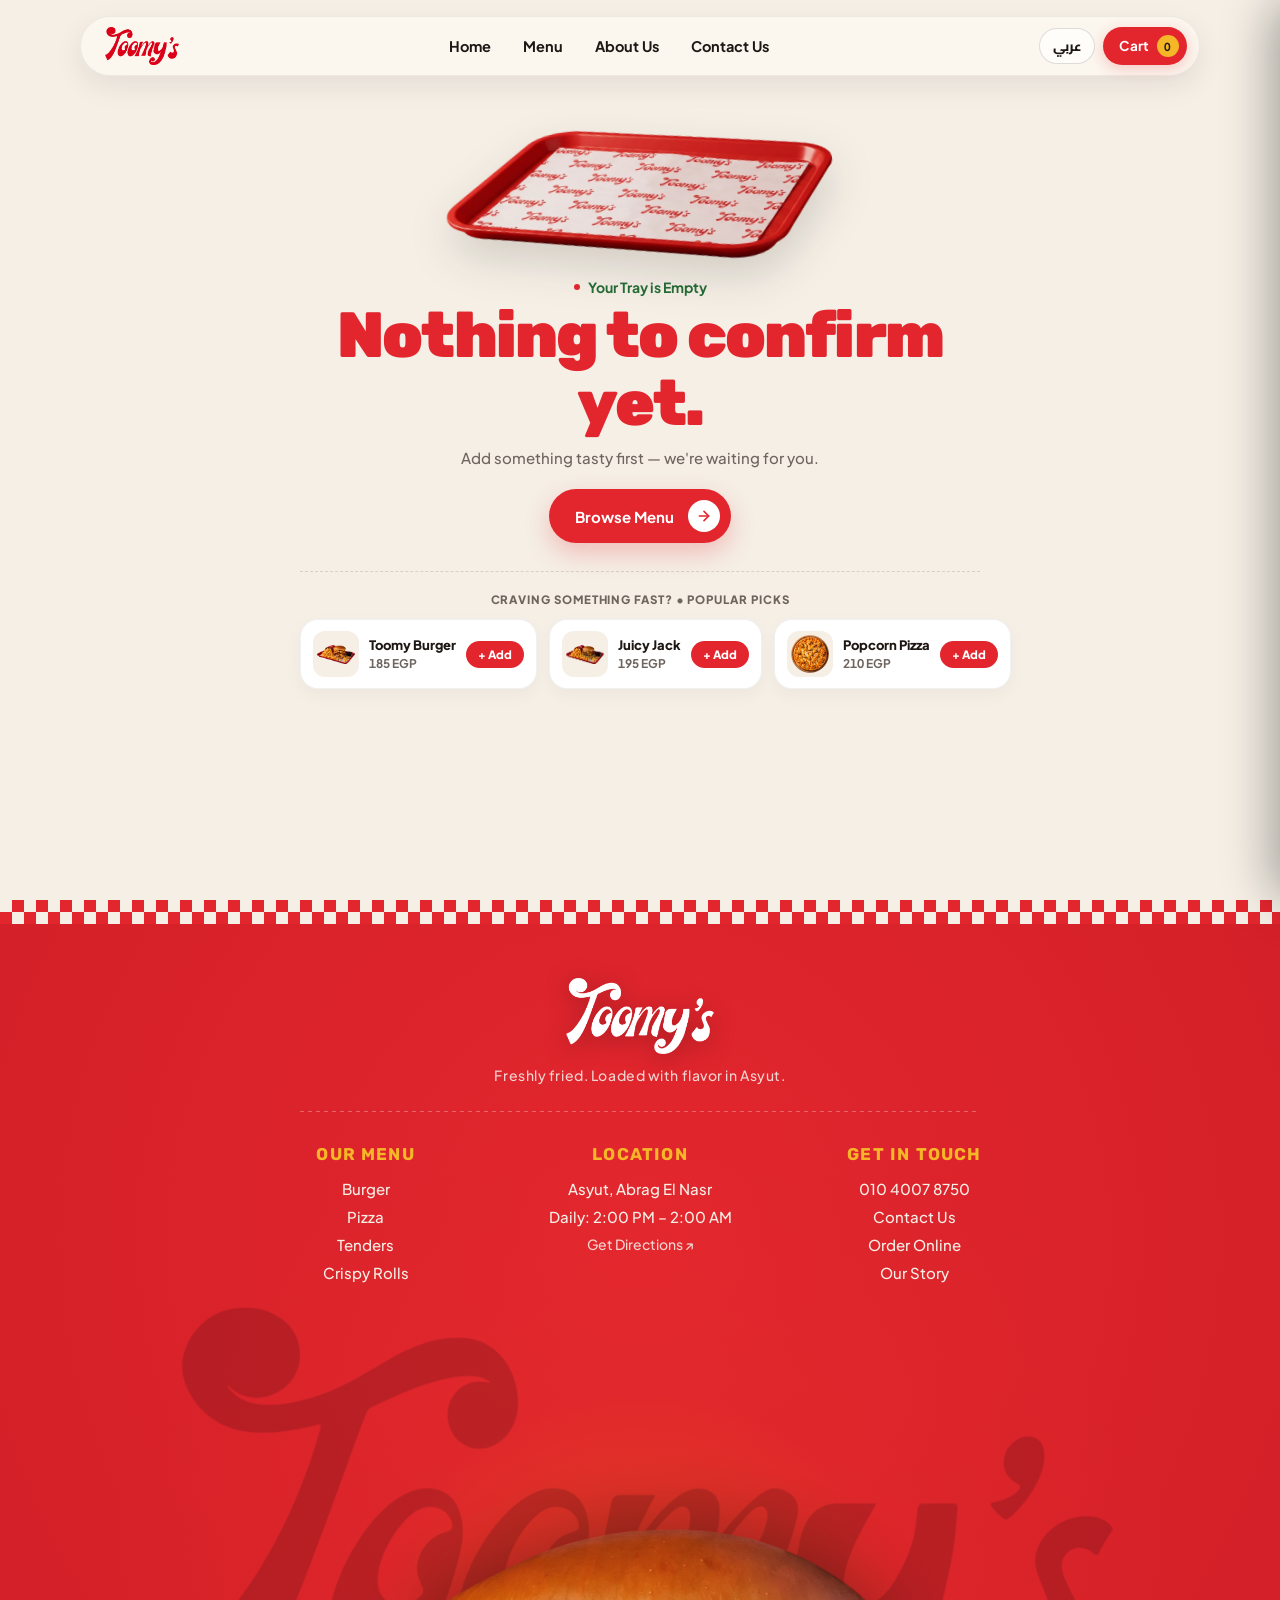
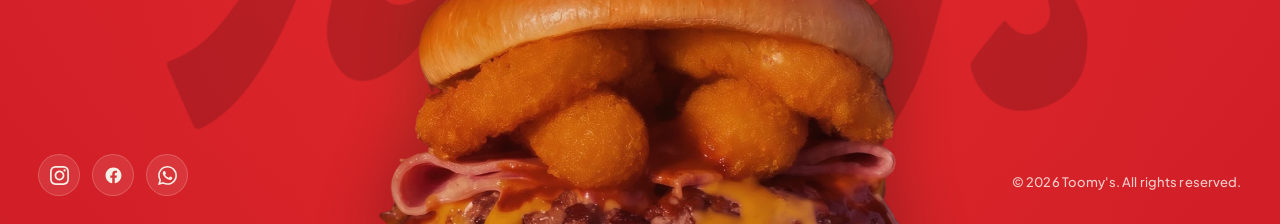
<file: checkout.html>
<!DOCTYPE html>
<html lang="en" dir="ltr">
<head>
  <meta charset="UTF-8" />
  <meta name="viewport" content="width=device-width, initial-scale=1.0" />
  <title>Checkout — Toomy's | Asyut's Ultimate Burger &amp; Pizza Spot</title>
  <link rel="icon" type="image/webp" href="assets/logo-small.webp" />
  <meta name="description" content="Toomy's — Asyut's ultimate smashed burger, crispy chicken, tenders, and loaded pizza spot in Abrag El Nasr." />
  <meta property="og:type" content="website" />
  <meta property="og:title" content="Checkout — Toomy's | Asyut's Ultimate Burger &amp; Pizza Spot" />
  <meta property="og:description" content="Toomy's — Asyut's ultimate smashed burger, crispy chicken, tenders, and loaded pizza spot in Abrag El Nasr." />
  <meta property="og:image" content="https://alilolicars.github.io/Toomy-s/assets/hero-bg.webp" />

  <!-- Google Fonts: Fredoka, Plus Jakarta Sans, Rubik, Cormorant Garamond & Archivo Black -->
    <link rel="preconnect" href="https://fonts.googleapis.com" />
  <link rel="preconnect" href="https://fonts.gstatic.com" crossorigin />
  <link
    href="https://fonts.googleapis.com/css2?family=Archivo+Black&family=Cormorant+Garamond:wght@400;500;600&family=Fredoka:wght@600;700&family=Plus+Jakarta+Sans:wght@400;500;600;700;800&family=Rubik:wght@700;800;900&display=swap"
    rel="stylesheet"
  />
  <link href="https://fonts.googleapis.com/css2?family=Cairo:wght@400;500;600;700;800;900&family=Marhey:wght@600;700&family=Yellowtail&display=swap" rel="stylesheet">
  <link rel="stylesheet" href="css/style.css" />
  <link rel="stylesheet" href="css/rtl.css" />
  <script src="js/i18n.js"></script>
</head>
<body class="checkout-page-body">

    <!-- 1. FLOATING PILL NAVBAR -->
  <header class="floating-navbar" id="siteNavbar">
    <!-- Left — Brand Logo: Custom red script wordmark Toomy's (#E3262E, linking to index.html) -->
    <a href="index.html" class="nav-brand" aria-label="Toomy's Home">
      <img src="assets/logo-small.webp" alt="Toomy's" class="nav-brand-img" />
    </a>

    <!-- Center — Nav Links (gap: 32px, 14.5px, font-weight: 700): Home, Menu, About Us, Contact Us -->
    <nav class="nav-center-links" aria-label="Main Navigation">
      <a href="index.html" class="nav-link" data-page="home">Home</a>
      <a href="menu.html" class="nav-link" data-page="menu">Menu</a>
      <a href="about.html" class="nav-link" data-page="about">About Us</a>
      <a href="newsletter.html" class="nav-link" data-page="contact">Contact Us</a>
    </nav>

    <!-- Right — Action Cluster (gap: 8px) -->
    <div class="nav-action-cluster">
      <button
        class="nav-cart-pill cart-toggle"
        id="cartToggle"
        type="button"
        aria-expanded="false"
        aria-controls="cartDrawer"
        aria-label="Open Cart"
      >
        <span class="cart-pill-label">Cart</span>
        <span class="cart-pill-badge cart-toggle-badge" id="cartCountBadge">0</span>
      </button>

      <button
        class="nav-hamburger-btn"
        id="mobileMenuBtn"
        type="button"
        aria-expanded="false"
        aria-controls="mobileTakeover"
        aria-label="Toggle navigation menu"
      >
        <span class="hamburger-bar hamburger-bar-1" aria-hidden="true"></span>
        <span class="hamburger-bar hamburger-bar-2" aria-hidden="true"></span>
      </button>
    </div>
  </header>

  <!-- 2. FULL-SCREEN RED TAKEOVER SHEET (< 768px) -->
  <div class="mobile-takeover" id="mobileTakeover" aria-hidden="true">
    <div class="mobile-takeover-inner">
      <nav class="mobile-takeover-links" aria-label="Mobile Navigation">
        <a href="index.html" class="mobile-takeover-link" data-page="home">Home</a>
        <a href="menu.html" class="mobile-takeover-link" data-page="menu">Menu</a>
        <a href="about.html" class="mobile-takeover-link" data-page="about">About Us</a>
        <a href="newsletter.html" class="mobile-takeover-link" data-page="contact">Contact Us</a>
      </nav>
      <p class="mobile-takeover-tagline">Don't waste the good taste</p>
    </div>
  </div>

  <main class="checkout-main" id="checkoutTop">
    <div class="checkout-shell" id="checkoutShell">

      <!-- A. Hero Header -->
      <header class="checkout-hero">
        <div class="checkout-eyebrow">
          <span class="checkout-eyebrow-dot" aria-hidden="true"></span>
          <span>Almost Done</span>
        </div>
        <h1 class="checkout-title">CHECKOUT</h1>
      </header>

      <!-- B. Asymmetric 2-Column Grid (Left ~62% Steps & Form | Right ~38% Sticky Summary) -->
      <div class="checkout-grid">

        <!-- LEFT COLUMN: 3 Stacked Step Cards + Primary Submit CTA -->
        <form class="checkout-steps-col" id="checkoutForm" novalidate>

          <!-- Card 1: Fulfillment Method -->
          <section class="checkout-card" aria-labelledby="step1Title">
            <div class="checkout-card-header">
              <span class="step-badge" aria-hidden="true">1</span>
              <h2 class="checkout-card-title" id="step1Title">How do you want it?</h2>
            </div>

            <div class="fulfillment-toggle" id="fulfillmentToggle" role="tablist" aria-label="Fulfillment Method">
              <span class="fulfillment-pill-slider" id="fulfillmentSlider" aria-hidden="true"></span>

              <button
                type="button"
                class="fulfillment-tab is-active"
                data-method="delivery"
                role="tab"
                aria-selected="true"
              >
                Delivery
              </button>

              <button
                type="button"
                class="fulfillment-tab"
                data-method="pickup"
                role="tab"
                aria-selected="false"
              >
                Branch Pickup
              </button>
            </div>
          </section>

          <!-- Card 2: Customer Details -->
          <section class="checkout-card" aria-labelledby="step2Title">
            <div class="checkout-card-header">
              <span class="step-badge" aria-hidden="true">2</span>
              <h2 class="checkout-card-title" id="step2Title">Your Details</h2>
            </div>

            <div class="checkout-fields-stack">
              <div class="checkout-field-group">
                <label for="checkoutName" class="checkout-label">Name</label>
                <input
                  type="text"
                  id="checkoutName"
                  name="customerName"
                  class="checkout-input"
                  value="Ali Rady Ibrahim"
                  placeholder="Enter your full name"
                  autocomplete="name"
                  required
                />
              </div>

              <div class="checkout-field-group">
                <label for="checkoutPhone" class="checkout-label">Phone</label>
                <input
                  type="tel"
                  id="checkoutPhone"
                  name="customerPhone"
                  class="checkout-input checkout-input-num"
                  value="0110000000"
                  placeholder="01XXXXXXXXX"
                  autocomplete="tel"
                  required
                />
              </div>

              <!-- Delivery Address (Smoothly collapses when Branch Pickup is active) -->
              <div class="checkout-address-wrap" id="checkoutAddressWrap">
                <div class="checkout-address-inner">
                  <div class="checkout-field-group">
                    <label for="checkoutAddress" class="checkout-label">Delivery Address</label>
                    <input
                      type="text"
                      id="checkoutAddress"
                      name="customerAddress"
                      class="checkout-input"
                      value="Abrag El Nasr, Street 12, Asyut"
                      placeholder="Street, building, floor, apartment"
                      autocomplete="street-address"
                    />
                  </div>
                </div>
              </div>

              <div class="checkout-field-group">
                <label for="checkoutNotes" class="checkout-label">
                  <span>Notes</span>
                  <span class="checkout-optional-tag">Optional</span>
                </label>
                <textarea
                  id="checkoutNotes"
                  name="customerNotes"
                  class="checkout-textarea"
                  placeholder="No pickles? Extra napkins?"
                ></textarea>
              </div>
            </div>

            <p class="checkout-form-error" id="checkoutFormError" role="alert"></p>
          </section>

          <!-- Card 3: Payment Method -->
          <section class="checkout-card" aria-labelledby="step3Title">
            <div class="checkout-card-header">
              <span class="step-badge" aria-hidden="true">3</span>
              <h2 class="checkout-card-title" id="step3Title">Payment</h2>
            </div>

            <div class="payment-selected-box">
              <span class="payment-cash-badge">Cash</span>
              <span class="payment-desc-text" id="paymentMethodDesc">
                Pay cash on delivery
              </span>
            </div>
          </section>

          <!-- Primary Submit CTA -->
          <button type="submit" class="checkout-submit-btn" id="checkoutSubmitBtn">
            <span class="checkout-submit-label">Confirm Order</span>
            <span class="checkout-submit-pill" id="checkoutSubmitTotal">0 EGP</span>
          </button>

        </form>

        <!-- RIGHT COLUMN: Sticky Order Summary Card -->
        <aside class="checkout-summary-col" aria-labelledby="summaryHeading">
          <div class="checkout-summary-card">
            <h2 class="checkout-summary-title" id="summaryHeading">Your Order</h2>

            <div class="checkout-items-wrap" id="checkoutItemsContainer"></div>

            <div class="checkout-totals-footer" id="checkoutTotalsFooter">
              <!-- Promo Code Box (Works with Scratch & Win codes) -->
              <div class="checkout-promo-wrap" id="checkoutPromoWrap">
                <div class="checkout-promo-row">
                  <input
                    type="text"
                    id="checkoutPromoInput"
                    class="checkout-promo-input"
                    placeholder="Promo code"
                    autocomplete="off"
                    dir="ltr"
                    aria-label="Promo code"
                  />
                  <button type="button" class="checkout-promo-btn" id="checkoutPromoApplyBtn">Apply</button>
                </div>
                <button type="button" class="checkout-promo-saved-pill" id="checkoutPromoSavedPill" hidden></button>
                <p class="checkout-promo-msg" id="checkoutPromoMsg" role="status" aria-live="polite"></p>
              </div>

              <div class="checkout-summary-line">
                <span>Subtotal</span>
                <span class="checkout-num" id="checkoutSubtotalVal">0 EGP</span>
              </div>

              <div class="checkout-summary-line checkout-discount-line" id="checkoutDiscountRow" hidden>
                <span id="checkoutDiscountLabel">Discount</span>
                <span class="checkout-num checkout-discount-val" id="checkoutDiscountVal">-0 EGP</span>
              </div>

              <div class="checkout-summary-line">
                <span id="checkoutFeeLabel">Delivery</span>
                <span class="checkout-num" id="checkoutFeeVal">25 EGP</span>
              </div>

              <div class="checkout-totals-divider" aria-hidden="true"></div>

              <div class="checkout-grand-total-row">
                <span class="checkout-grand-label">Total</span>
                <span class="checkout-grand-val" id="checkoutGrandTotalVal">0 EGP</span>
              </div>

              <a href="menu.html" class="checkout-add-more-link">
                <span>Add more food</span>
                <span class="add-more-arrow" aria-hidden="true">&#8594;</span>
              </a>
            </div>
          </div>
        </aside>

      </div>
    </div>
    <!-- Empty Tray State (Replaces .checkout-shell when cart is emptied) -->
    <section
      class="checkout-empty-view"
      id="checkoutEmptyView"
      aria-labelledby="checkoutEmptyHeadline"
      hidden
    >
      <img
        src="assets/Toomy's noBG/empty-tray.webp"
        alt="Empty Toomy's food tray"
        class="checkout-empty-tray-img"
        draggable="false"
        onerror="this.onerror=null; this.src='assets/Toomy\'s noBG/toomy-footer.webp';"
      />

      <!-- Unified Dot Eyebrow -->
      <p class="checkout-empty-eyebrow">
        <span class="checkout-empty-eyebrow-dot" aria-hidden="true"></span>
        <span>Your Tray is Empty</span>
      </p>

      <h1 class="checkout-empty-headline" id="checkoutEmptyHeadline">
        Nothing to confirm yet.
      </h1>

      <p class="checkout-empty-subcopy">
        Add something tasty first &mdash; we're waiting for you.
      </p>

      <!-- Strengthened Primary CTA Pill -->
      <a href="menu.html" class="checkout-empty-cta">
        <span class="checkout-empty-cta-label">Browse Menu</span>
        <span class="checkout-empty-cta-circle" aria-hidden="true">
          <svg
            class="checkout-empty-cta-arrow"
            viewBox="0 0 24 24"
            width="16"
            height="16"
            fill="none"
            stroke="currentColor"
            stroke-width="2.4"
            stroke-linecap="round"
            stroke-linejoin="round"
          >
            <line x1="5" y1="12" x2="19" y2="12"></line>
            <polyline points="12 5 19 12 12 19"></polyline>
          </svg>
        </span>
      </a>

      <!-- 1-Click Recovery Flow: Craving Something Fast? -->
      <div class="checkout-recovery-block" aria-label="Popular Picks Quick Add">
        <p class="checkout-recovery-label">Craving Something Fast? &bull; Popular Picks</p>

        <div class="checkout-recovery-grid">
  <div class="checkout-recovery-card">
    <div class="checkout-recovery-thumb">
      <img src="assets/products/toomy-burger.webp" alt="Toomy Burger" draggable="false" />
    </div>
    <div class="checkout-recovery-meta">
      <h2 class="checkout-recovery-title">Toomy Burger</h2>
      <span class="checkout-recovery-price">185 EGP</span>
    </div>
    <button
      type="button"
      class="checkout-recovery-add-btn"
      data-quick-add="toomy-burger"
      aria-label="Add Toomy Burger to order"
    >
      + Add
    </button>
  </div>

  <div class="checkout-recovery-card">
    <div class="checkout-recovery-thumb">
      <img src="assets/products/juicy-jack.webp" alt="Juicy Jack Burger" draggable="false" />
    </div>
    <div class="checkout-recovery-meta">
      <h2 class="checkout-recovery-title">Juicy Jack</h2>
      <span class="checkout-recovery-price">195 EGP</span>
    </div>
    <button
      type="button"
      class="checkout-recovery-add-btn"
      data-quick-add="juicy-jack-burger"
      aria-label="Add Juicy Jack Burger to order"
    >
      + Add
    </button>
  </div>

  <div class="checkout-recovery-card">
    <div class="checkout-recovery-thumb">
      <img src="assets/products/pizza-popcorn-buffalo.webp" alt="Popcorn Chicken Pizza" draggable="false" />
    </div>
    <div class="checkout-recovery-meta">
      <h2 class="checkout-recovery-title">Popcorn Pizza</h2>
      <span class="checkout-recovery-price">210 EGP</span>
    </div>
    <button
      type="button"
      class="checkout-recovery-add-btn"
      data-quick-add="popcorn-chicken-pizza"
      aria-label="Add Popcorn Chicken Pizza to order"
    >
      + Add
    </button>
  </div>
</div>
      </div>
    </section>
  </main>

  <!-- 4. CHECKERED PLAID SECTION DIVIDER -->
  <div class="checkered-divider" aria-hidden="true"></div>

  <!-- 5. FULL-VIEWPORT FOOTER SECTION -->
  <footer class="site-footer" id="contact" dir="ltr" lang="en">
    <div class="footer-top-group">
      <a href="index.html#home" class="footer-logo" aria-label="Toomy's Home">
        <img
          src="assets/logo-small.webp"
          alt="Toomy's"
          onerror="this.style.display='none'; this.nextElementSibling.style.display='block';"
        />
        <span class="footer-logo-fallback" style="display: none;">Toomy's</span>
      </a>

      <p class="footer-tagline">Freshly fried. Loaded with flavor in Asyut.</p>

      <div class="footer-dashed-rule" aria-hidden="true"></div>

      <nav class="footer-nav" aria-label="Footer Navigation">
        <div class="footer-col">
          <h3 class="footer-col-heading">OUR MENU</h3>
          <ul class="footer-col-list">
            <li><a href="menu.html?cat=burgers" class="footer-link">Burger</a></li>
            <li><a href="menu.html?cat=pizza" class="footer-link">Pizza</a></li>
            <li><a href="menu.html?cat=tenders" class="footer-link">Tenders</a></li>
            <li><a href="menu.html?cat=crispy" class="footer-link">Crispy Rolls</a></li>
          </ul>
        </div>

        <div class="footer-col" id="about">
          <h3 class="footer-col-heading">LOCATION</h3>
          <ul class="footer-col-list">
            <li><span class="footer-info-text">Asyut, Abrag El Nasr</span></li>
            <li><span class="footer-info-text">Daily: 2:00 PM – 2:00 AM</span></li>
            <li>
              <a
                href="https://www.google.com/maps/search/?api=1&amp;query=27.18261,31.18335"
                target="_blank"
                rel="noopener"
                class="footer-link footer-map-link"
              >
                Get Directions &#8599;
              </a>
            </li>
          </ul>
        </div>

        <div class="footer-col">
          <h3 class="footer-col-heading">GET IN TOUCH</h3>
          <ul class="footer-col-list">
            <li><a href="tel:+201040078750" class="footer-link footer-phone-link" dir="ltr">010 4007 8750</a></li>
            <li><a href="newsletter.html" class="footer-link">Contact Us</a></li>
            <li><a href="menu.html" class="footer-link">Order Online</a></li>
            <li><a href="about.html" class="footer-link">Our Story</a></li>
          </ul>
        </div>
      </nav>
    </div>

    <img loading="lazy" decoding="async" src="assets/logo-main.webp" alt="" aria-hidden="true" class="footer-watermark" draggable="false" />

    <div class="footer-bottom-zone">
      <div class="footer-socials" aria-label="Social Media Links">
        <a
          href="https://www.instagram.com/toomyseg"
          target="_blank"
          rel="noopener"
          class="footer-social-link"
          aria-label="Instagram"
        >
          <svg viewBox="0 0 24 24" width="19" height="19" fill="currentColor">
            <path d="M12 2.163c3.204 0 3.584.012 4.85.07 3.252.148 4.771 1.691 4.919 4.919.058 1.265.069 1.645.069 4.849 0 3.205-.012 3.584-.069 4.849-.149 3.225-1.664 4.771-4.919 4.919-1.266.058-1.644.07-4.85.07-3.204 0-3.584-.012-4.849-.07-3.26-.149-4.771-1.699-4.919-4.92-.058-1.265-.07-1.644-.07-4.849 0-3.204.013-3.583.07-4.849.149-3.227 1.664-4.771 4.919-4.919 1.266-.057 1.645-.069 4.849-.069zm0-2.163c-3.259 0-3.667.014-4.947.072-4.358.2-6.78 2.618-6.98 6.98-.059 1.281-.073 1.689-.073 4.948 0 3.259.014 3.668.072 4.948.2 4.358 2.618 6.78 6.98 6.98 1.281.058 1.689.072 4.948.072 3.259 0 3.668-.014 4.948-.072 4.354-.2 6.782-2.618 6.979-6.98.059-1.28.073-1.689.073-4.948 0-3.259-.014-3.667-.072-4.947-.196-4.354-2.617-6.78-6.979-6.98-1.281-.059-1.69-.073-4.949-.073zm0 5.838c-3.403 0-6.162 2.759-6.162 6.162s2.759 6.163 6.162 6.163 6.162-2.759 6.162-6.163c0-3.403-2.759-6.162-6.162-6.162zm0 10.162c-2.209 0-4-1.79-4-4 0-2.209 1.791-4 4-4s4 1.791 4 4c0 2.21-1.791 4-4 4zm6.406-11.845c-.796 0-1.441.645-1.441 1.44s.645 1.44 1.441 1.44c.795 0 1.439-.645 1.439-1.44s-.644-1.44-1.439-1.44z"/>
          </svg>
        </a>

        <a
          href="https://www.facebook.com/toomyseg"
          target="_blank"
          rel="noopener"
          class="footer-social-link"
          aria-label="Facebook"
        >
          <svg viewBox="0 0 24 24" width="19" height="19" fill="currentColor">
            <path d="M12 2C6.477 2 2 6.477 2 12c0 4.991 3.657 9.128 8.438 9.878v-6.987h-2.54V12h2.54V9.797c0-2.506 1.492-3.89 3.777-3.89 1.094 0 2.238.195 2.238.195v2.46h-1.26c-1.243 0-1.63.771-1.63 1.562V12h2.773l-.443 2.89h-2.33v6.988C18.343 21.128 22 16.991 22 12c0-5.523-4.477-10-10-10z"/>
          </svg>
        </a>

        <a
          href="https://wa.me/201040078750"
          target="_blank"
          rel="noopener"
          class="footer-social-link"
          aria-label="WhatsApp"
        >
          <svg viewBox="0 0 24 24" width="19" height="19" fill="currentColor">
            <path d="M17.472 14.382c-.297-.149-1.758-.867-2.03-.967-.273-.099-.471-.148-.67.15-.197.297-.767.966-.94 1.164-.173.199-.347.223-.644.075-.297-.15-1.255-.463-2.39-1.475-.883-.788-1.48-1.761-1.653-2.059-.173-.297-.018-.458.13-.606.134-.133.298-.347.446-.52.149-.174.198-.298.298-.497.099-.198.05-.371-.025-.52-.075-.149-.669-1.612-.916-2.207-.242-.579-.487-.5-.669-.51-.173-.008-.371-.01-.57-.01-.198 0-.52.074-.792.372-.272.297-1.04 1.016-1.04 2.479 0 1.462 1.065 2.875 1.213 3.074.149.198 2.096 3.2 5.077 4.487.709.306 1.262.489 1.694.625.712.227 1.36.195 1.871.118.571-.085 1.758-.719 2.006-1.413.248-.694.248-1.289.173-1.413-.074-.124-.272-.198-.57-.347m-5.421 7.403h-.004a9.87 9.87 0 01-5.031-1.378l-.361-.214-3.741.982.998-3.648-.235-.374a9.86 9.86 0 01-1.51-5.26c.001-5.45 4.436-9.884 9.888-9.884 2.64 0 5.122 1.03 6.988 2.898a9.825 9.825 0 012.893 6.994c-.003 5.45-4.437 9.884-9.885 9.884m8.413-18.297A11.815 11.815 0 0012.05 0C5.495 0 .16 5.335.157 11.892c0 2.096.547 4.142 1.588 5.945L.057 24l6.305-1.654a11.882 11.882 0 005.683 1.448h.005c6.554 0 11.89-5.335 11.893-11.893a11.821 11.821 0 00-3.48-8.413z"/>
          </svg>
        </a>
      </div>

      <div class="footer-burger-wrap" id="footerBurger">
        <img loading="lazy" decoding="async"
          src="assets/Toomy's noBG/toomy-footer.webp"
          alt="Toomy's Signature Burger"
          class="footer-burger-img"
          draggable="false"
        />
      </div>

      <p class="footer-copyright">
        &copy; <span id="footerYear">2026</span> Toomy's. All rights reserved.
      </p>
    </div>
  </footer>

  <script src="js/script.js"></script>
</body>
</html>
</file>
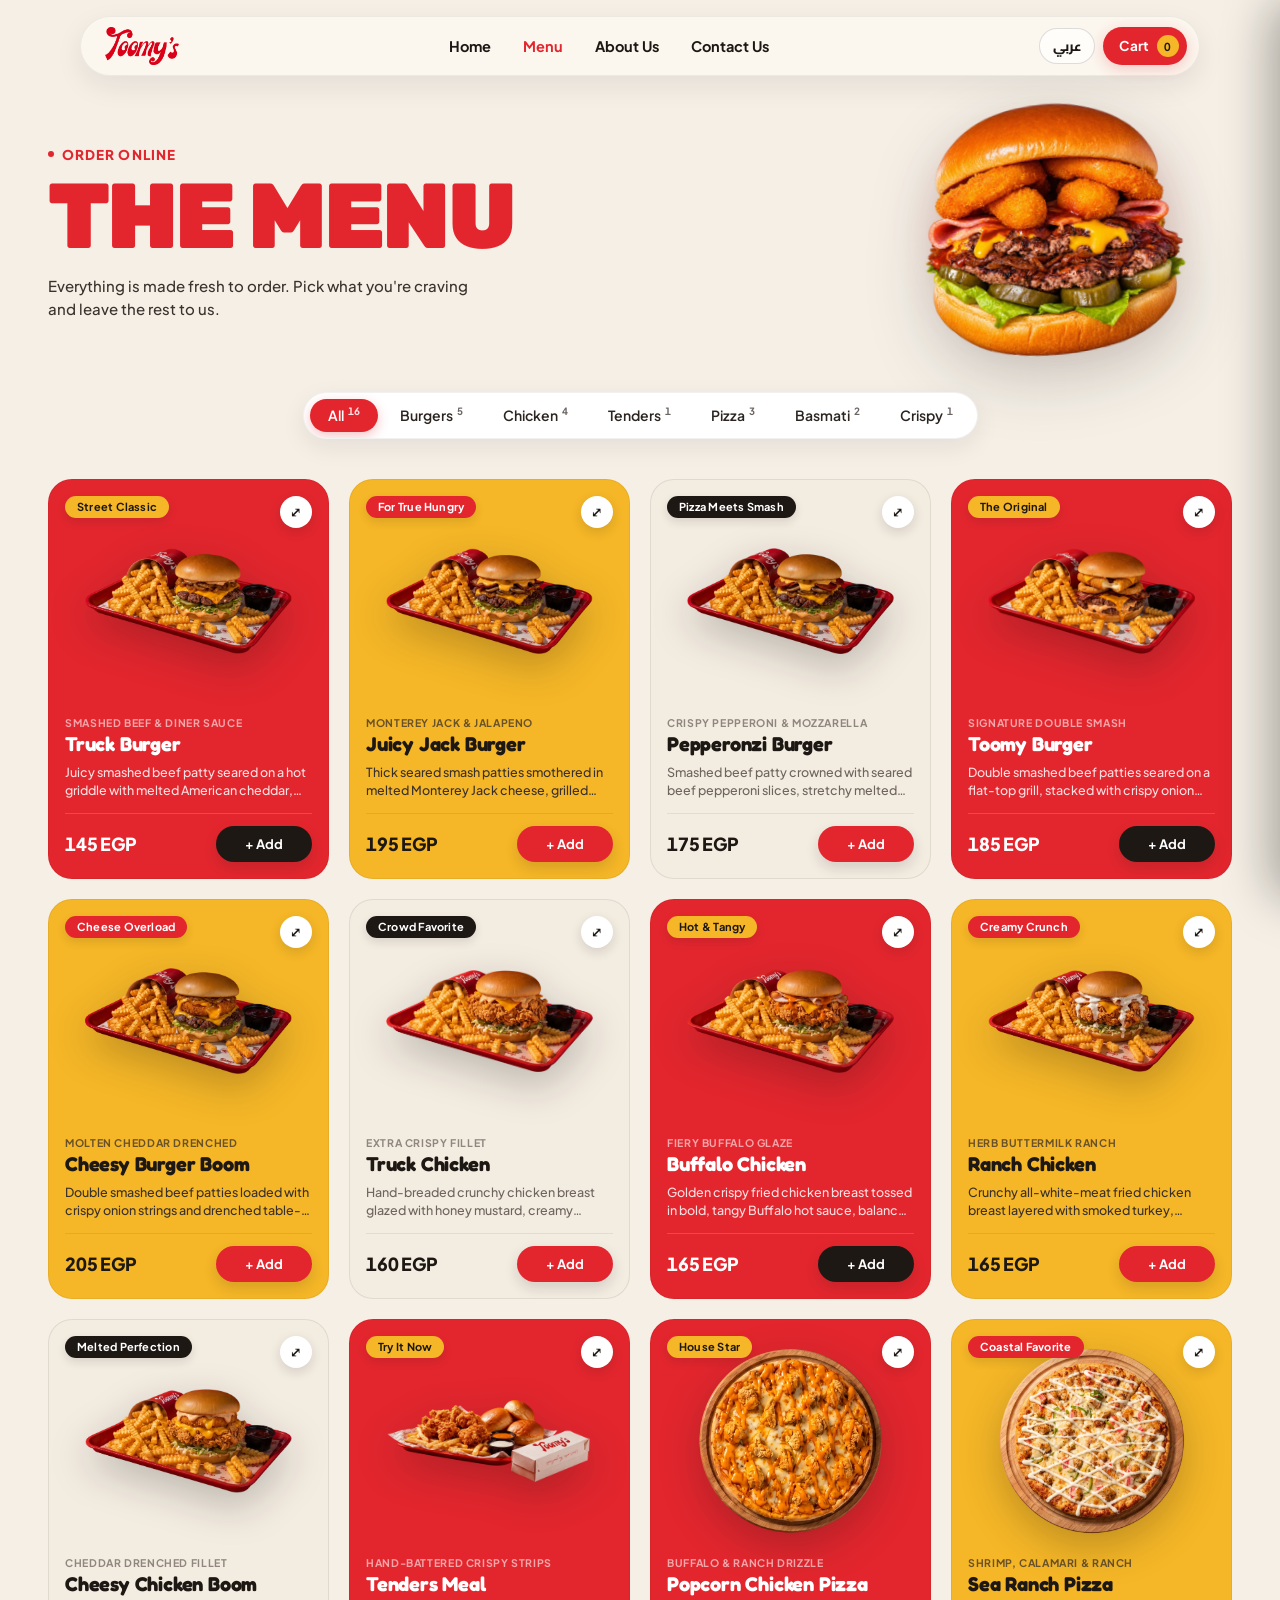
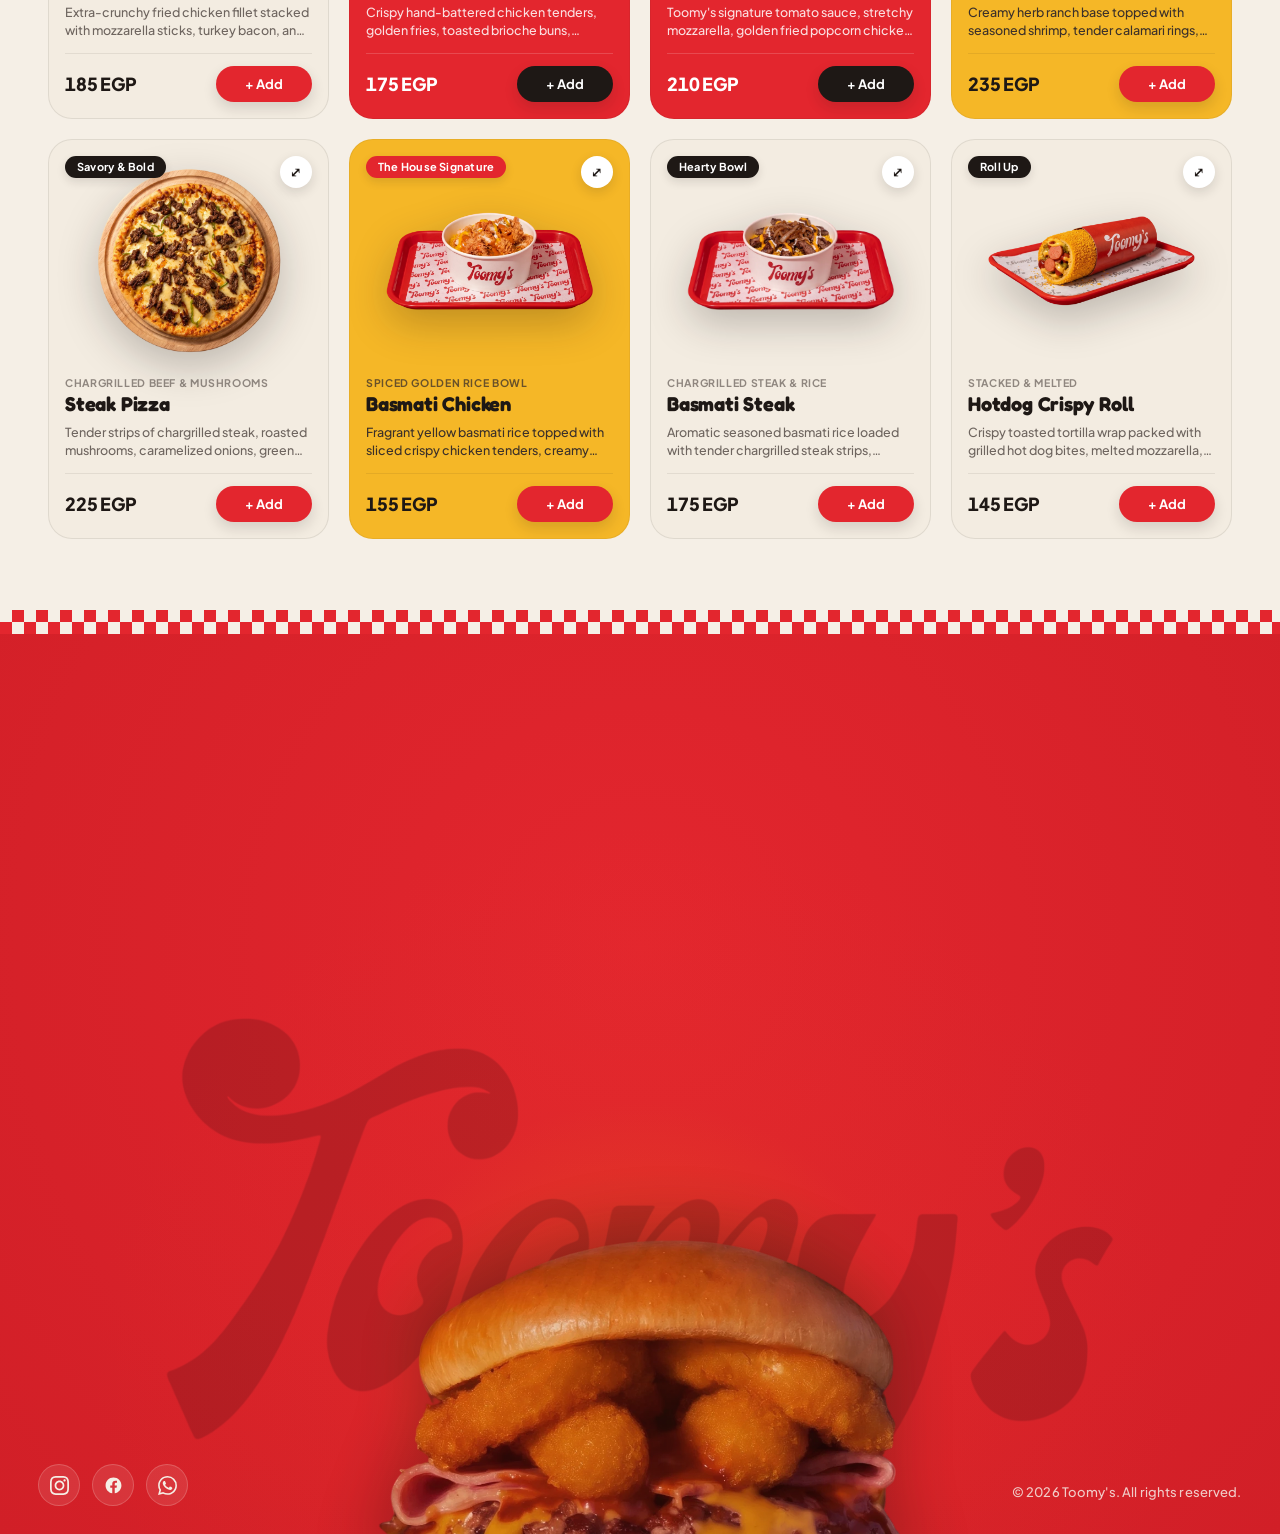
<file: menu.html>
<!DOCTYPE html>
<html lang="en" dir="ltr">
<head>
  <meta charset="UTF-8" />
  <meta name="viewport" content="width=device-width, initial-scale=1.0" />
  <title>The Menu — Toomy's | Asyut's Ultimate Burger &amp; Pizza Spot</title>
  <link rel="icon" type="image/webp" href="assets/logo-small.webp" />
  <meta name="description" content="Toomy's — Asyut's ultimate smashed burger, crispy chicken, tenders, and loaded pizza spot in Abrag El Nasr." />
  <meta property="og:type" content="website" />
  <meta property="og:title" content="The Menu — Toomy's | Asyut's Ultimate Burger &amp; Pizza Spot" />
  <meta property="og:description" content="Toomy's — Asyut's ultimate smashed burger, crispy chicken, tenders, and loaded pizza spot in Abrag El Nasr." />
  <meta property="og:image" content="https://alilolicars.github.io/Toomy-s/assets/hero-bg.webp" />

  <!-- Google Fonts: Fredoka (Rounded Display), Plus Jakarta Sans, Montserrat, Cormorant Garamond & Archivo Black -->
    <link rel="preconnect" href="https://fonts.googleapis.com" />
  <link rel="preconnect" href="https://fonts.gstatic.com" crossorigin />
  <link
    href="https://fonts.googleapis.com/css2?family=Archivo+Black&family=Cormorant+Garamond:wght@400;500;600&family=Fredoka:wght@600;700&family=Plus+Jakarta+Sans:wght@400;500;600;700;800&family=Rubik:wght@700;800;900&display=swap"
    rel="stylesheet"
  />
  <link href="https://fonts.googleapis.com/css2?family=Cairo:wght@400;500;600;700;800;900&family=Marhey:wght@600;700&family=Yellowtail&display=swap" rel="stylesheet">
  <link rel="stylesheet" href="css/style.css" />
  <link rel="stylesheet" href="css/rtl.css" />
  <script src="js/i18n.js"></script>
</head>
<body class="menu-page-body">

    <!-- 1. FLOATING PILL NAVBAR -->
  <header class="floating-navbar" id="siteNavbar">
    <!-- Left — Brand Logo: Custom red script wordmark Toomy's (#E3262E, linking to index.html) -->
    <a href="index.html" class="nav-brand" aria-label="Toomy's Home">
      <img src="assets/logo-small.webp" alt="Toomy's" class="nav-brand-img" />
    </a>

    <!-- Center — Nav Links (gap: 32px, 14.5px, font-weight: 700): Home, Menu, About Us, Contact Us -->
    <nav class="nav-center-links" aria-label="Main Navigation">
      <a href="index.html" class="nav-link" data-page="home">Home</a>
      <a href="menu.html" class="nav-link is-active" aria-current="page" data-page="menu">Menu</a>
      <a href="about.html" class="nav-link" data-page="about">About Us</a>
      <a href="newsletter.html" class="nav-link" data-page="contact">Contact Us</a>
    </nav>

    <!-- Right — Action Cluster (gap: 8px) -->
    <div class="nav-action-cluster">
      <button
        class="nav-cart-pill cart-toggle"
        id="cartToggle"
        type="button"
        aria-expanded="false"
        aria-controls="cartDrawer"
        aria-label="Open Cart"
      >
        <span class="cart-pill-label">Cart</span>
        <span class="cart-pill-badge cart-toggle-badge" id="cartCountBadge">0</span>
      </button>

      <button
        class="nav-hamburger-btn"
        id="mobileMenuBtn"
        type="button"
        aria-expanded="false"
        aria-controls="mobileTakeover"
        aria-label="Toggle navigation menu"
      >
        <span class="hamburger-bar hamburger-bar-1" aria-hidden="true"></span>
        <span class="hamburger-bar hamburger-bar-2" aria-hidden="true"></span>
      </button>
    </div>
  </header>

  <!-- 2. FULL-SCREEN RED TAKEOVER SHEET (< 768px) -->
  <div class="mobile-takeover" id="mobileTakeover" aria-hidden="true">
    <div class="mobile-takeover-inner">
      <nav class="mobile-takeover-links" aria-label="Mobile Navigation">
        <a href="index.html" class="mobile-takeover-link" data-page="home">Home</a>
        <a href="menu.html" class="mobile-takeover-link is-active" aria-current="page" data-page="menu">Menu</a>
        <a href="about.html" class="mobile-takeover-link" data-page="about">About Us</a>
        <a href="newsletter.html" class="mobile-takeover-link" data-page="contact">Contact Us</a>
      </nav>
      <p class="mobile-takeover-tagline">Don't waste the good taste</p>
    </div>
  </div>

  <main class="menu-page-main" id="menuTop">
    <div class="menu-shell">

      <!-- HERO HEADER SECTION (LEFT-ALIGNED LTR + RIGHT FEATURE IMAGE) -->
      <section class="menu-hero" aria-labelledby="menuHeroTitle">
        <div class="menu-hero-copy">
          <div class="menu-hero-eyebrow">
            <span class="menu-eyebrow-dot" aria-hidden="true"></span>
            <span>ORDER ONLINE</span>
          </div>

          <h1 class="menu-hero-title" id="menuHeroTitle">THE MENU</h1>

          <p class="menu-hero-subcopy">
            Everything is made fresh to order. Pick what you're craving and
            leave the rest to us.
          </p>
        </div>

        <div class="menu-hero-visual" aria-hidden="true">
          <div class="menu-hero-glow"></div>
          <img
            src="assets/Toomy's noBG/burger.webp"
            alt=""
            class="menu-hero-img"
            draggable="false"
          />
        </div>
      </section>

      <!-- CATEGORY FILTER BAR (STICKY FLOATING PILL) -->
      <div class="menu-filter-sticky-wrap" id="menuFilterWrap">
        <nav class="menu-filter-bar" id="menuFilterBar" aria-label="Menu Categories">
          <span class="menu-filter-indicator" id="menuFilterIndicator" aria-hidden="true"></span>

          <button type="button" class="menu-filter-tab is-active" data-cat="all">
            <span class="tab-name">All</span>
            <sup class="tab-count" data-count-for="all">16</sup>
          </button>

          <button type="button" class="menu-filter-tab" data-cat="burgers">
            <span class="tab-name">Burgers</span>
            <sup class="tab-count" data-count-for="burgers">5</sup>
          </button>

          <button type="button" class="menu-filter-tab" data-cat="chicken">
            <span class="tab-name">Chicken</span>
            <sup class="tab-count" data-count-for="chicken">4</sup>
          </button>

          <button type="button" class="menu-filter-tab" data-cat="tenders">
            <span class="tab-name">Tenders</span>
            <sup class="tab-count" data-count-for="tenders">1</sup>
          </button>

          <button type="button" class="menu-filter-tab" data-cat="pizza">
            <span class="tab-name">Pizza</span>
            <sup class="tab-count" data-count-for="pizza">3</sup>
          </button>

          <button type="button" class="menu-filter-tab" data-cat="basmati">
            <span class="tab-name">Basmati</span>
            <sup class="tab-count" data-count-for="basmati">2</sup>
          </button>

          <button type="button" class="menu-filter-tab" data-cat="crispy">
            <span class="tab-name">Crispy</span>
            <sup class="tab-count" data-count-for="crispy">1</sup>
          </button>
        </nav>
      </div>

      <!-- 4-COLUMN PRODUCT CARD GRID (POPULATED BY JS) -->
      <section class="menu-grid-section" aria-label="Menu Items">
        <div class="menu-grid" id="menuProductGrid"></div>
      </section>

    </div>
  </main>

  <!-- 4. QUICK-VIEW PRODUCT MODAL -->
  <div
    class="qv-overlay"
    id="qvOverlay"
    aria-hidden="true"
  >
    <div
      class="qv-dialog"
      id="qvDialog"
      role="dialog"
      aria-modal="true"
      aria-labelledby="qvTitle"
    >
      <!-- Left Column (46%): Warm Sand Product Image Showcase -->
      <div class="qv-showcase-pane">
        <span class="qv-badge" id="qvBadge">Try It Now</span>
        <img
          src="assets/products/tenders-meal.webp"
          alt="Tenders Meal"
          class="qv-image"
          id="qvImage"
          draggable="false"
        />
      </div>

      <!-- Right Column (54%): Details, Ingredient Chips, Options & Purchase Controls -->
      <div class="qv-details-pane">
        <button
          type="button"
          class="qv-close-btn"
          id="qvCloseBtn"
          aria-label="Close Quick View"
        >
          &#10005;
        </button>

        <div class="qv-scroll-content">
          <div class="qv-eyebrow">
            <span class="qv-eyebrow-dot" aria-hidden="true"></span>
            <span id="qvCategory">Tenders</span>
          </div>

          <h2 class="qv-title" id="qvTitle">Tenders Meal</h2>

          <p class="qv-subtitle" id="qvSubtitle">HAND-BATTERED CRISPY STRIPS</p>

          <p class="qv-desc" id="qvDesc"></p>

          <!-- Included-Items Ingredient Chips -->
          <div class="qv-chips-row" id="qvChipsRow" aria-label="Included Items"></div>

          <!-- Dynamic Option Selector Groups -->
          <div class="qv-options-stack" id="qvOptionsStack"></div>
        </div>

        <!-- Bottom Purchase Row -->
        <div class="qv-purchase-row">
          <div class="qv-qty-stepper" role="group" aria-label="Item Quantity">
            <button
              type="button"
              class="qv-qty-btn"
              id="qvQtyDec"
              aria-label="Decrease quantity"
            >
              &minus;
            </button>
            <span class="qv-qty-val" id="qvQtyVal">1</span>
            <button
              type="button"
              class="qv-qty-btn"
              id="qvQtyInc"
              aria-label="Increase quantity"
            >
              +
            </button>
          </div>

          <button type="button" class="qv-add-btn" id="qvAddBtn">
            <span class="qv-add-label" id="qvAddLabel">Add to Cart</span>
            <span class="qv-price-badge" id="qvPriceBadge">185 EGP</span>
          </button>
        </div>
      </div>
    </div>
  </div>

  <!-- 5. CHECKERED PLAID SECTION DIVIDER -->
  <div class="checkered-divider" aria-hidden="true"></div>

  <!-- 6. FULL-VIEWPORT FOOTER SECTION (IDENTICAL TO HOME, ABOUT & NEWSLETTER) -->
  <footer class="site-footer" id="contact" dir="ltr" lang="en">
    <div class="footer-top-group">
      <a href="index.html#home" class="footer-logo" aria-label="Toomy's Home">
        <img
          src="assets/logo-small.webp"
          alt="Toomy's"
          onerror="this.style.display='none'; this.nextElementSibling.style.display='block';"
        />
        <span class="footer-logo-fallback" style="display: none;">Toomy's</span>
      </a>

      <p class="footer-tagline">Freshly fried. Loaded with flavor in Asyut.</p>

      <div class="footer-dashed-rule" aria-hidden="true"></div>

      <nav class="footer-nav" aria-label="Footer Navigation">
        <div class="footer-col">
          <h3 class="footer-col-heading">OUR MENU</h3>
          <ul class="footer-col-list">
            <li><a href="menu.html?cat=burgers" class="footer-link">Burger</a></li>
            <li><a href="menu.html?cat=pizza" class="footer-link">Pizza</a></li>
            <li><a href="menu.html?cat=tenders" class="footer-link">Tenders</a></li>
            <li><a href="menu.html?cat=crispy" class="footer-link">Crispy Rolls</a></li>
          </ul>
        </div>

        <div class="footer-col" id="about">
          <h3 class="footer-col-heading">LOCATION</h3>
          <ul class="footer-col-list">
            <li><span class="footer-info-text">Asyut, Abrag El Nasr</span></li>
            <li><span class="footer-info-text">Daily: 2:00 PM – 2:00 AM</span></li>
            <li>
              <a
                href="https://www.google.com/maps/search/?api=1&amp;query=27.18261,31.18335"
                target="_blank"
                rel="noopener"
                class="footer-link footer-map-link"
              >
                Get Directions &#8599;
              </a>
            </li>
          </ul>
        </div>

        <div class="footer-col">
          <h3 class="footer-col-heading">GET IN TOUCH</h3>
          <ul class="footer-col-list">
            <li><a href="tel:+201040078750" class="footer-link footer-phone-link" dir="ltr">010 4007 8750</a></li>
            <li><a href="newsletter.html" class="footer-link">Contact Us</a></li>
            <li><a href="menu.html" class="footer-link">Order Online</a></li>
            <li><a href="about.html" class="footer-link">Our Story</a></li>
          </ul>
        </div>
      </nav>
    </div>

    <img loading="lazy" decoding="async" src="assets/logo-main.webp" alt="" aria-hidden="true" class="footer-watermark" draggable="false" />

    <div class="footer-bottom-zone">
      <div class="footer-socials" aria-label="Social Media Links">
        <a
          href="https://www.instagram.com/toomyseg"
          target="_blank"
          rel="noopener"
          class="footer-social-link"
          aria-label="Instagram"
        >
          <svg viewBox="0 0 24 24" width="19" height="19" fill="currentColor">
            <path d="M12 2.163c3.204 0 3.584.012 4.85.07 3.252.148 4.771 1.691 4.919 4.919.058 1.265.069 1.645.069 4.849 0 3.205-.012 3.584-.069 4.849-.149 3.225-1.664 4.771-4.919 4.919-1.266.058-1.644.07-4.85.07-3.204 0-3.584-.012-4.849-.07-3.26-.149-4.771-1.699-4.919-4.92-.058-1.265-.07-1.644-.07-4.849 0-3.204.013-3.583.07-4.849.149-3.227 1.664-4.771 4.919-4.919 1.266-.057 1.645-.069 4.849-.069zm0-2.163c-3.259 0-3.667.014-4.947.072-4.358.2-6.78 2.618-6.98 6.98-.059 1.281-.073 1.689-.073 4.948 0 3.259.014 3.668.072 4.948.2 4.358 2.618 6.78 6.98 6.98 1.281.058 1.689.072 4.948.072 3.259 0 3.668-.014 4.948-.072 4.354-.2 6.782-2.618 6.979-6.98.059-1.28.073-1.689.073-4.948 0-3.259-.014-3.667-.072-4.947-.196-4.354-2.617-6.78-6.979-6.98-1.281-.059-1.69-.073-4.949-.073zm0 5.838c-3.403 0-6.162 2.759-6.162 6.162s2.759 6.163 6.162 6.163 6.162-2.759 6.162-6.163c0-3.403-2.759-6.162-6.162-6.162zm0 10.162c-2.209 0-4-1.79-4-4 0-2.209 1.791-4 4-4s4 1.791 4 4c0 2.21-1.791 4-4 4zm6.406-11.845c-.796 0-1.441.645-1.441 1.44s.645 1.44 1.441 1.44c.795 0 1.439-.645 1.439-1.44s-.644-1.44-1.439-1.44z"/>
          </svg>
        </a>

        <a
          href="https://www.facebook.com/toomyseg"
          target="_blank"
          rel="noopener"
          class="footer-social-link"
          aria-label="Facebook"
        >
          <svg viewBox="0 0 24 24" width="19" height="19" fill="currentColor">
            <path d="M12 2C6.477 2 2 6.477 2 12c0 4.991 3.657 9.128 8.438 9.878v-6.987h-2.54V12h2.54V9.797c0-2.506 1.492-3.89 3.777-3.89 1.094 0 2.238.195 2.238.195v2.46h-1.26c-1.243 0-1.63.771-1.63 1.562V12h2.773l-.443 2.89h-2.33v6.988C18.343 21.128 22 16.991 22 12c0-5.523-4.477-10-10-10z"/>
          </svg>
        </a>

        <a
          href="https://wa.me/201040078750"
          target="_blank"
          rel="noopener"
          class="footer-social-link"
          aria-label="WhatsApp"
        >
          <svg viewBox="0 0 24 24" width="19" height="19" fill="currentColor">
            <path d="M17.472 14.382c-.297-.149-1.758-.867-2.03-.967-.273-.099-.471-.148-.67.15-.197.297-.767.966-.94 1.164-.173.199-.347.223-.644.075-.297-.15-1.255-.463-2.39-1.475-.883-.788-1.48-1.761-1.653-2.059-.173-.297-.018-.458.13-.606.134-.133.298-.347.446-.52.149-.174.198-.298.298-.497.099-.198.05-.371-.025-.52-.075-.149-.669-1.612-.916-2.207-.242-.579-.487-.5-.669-.51-.173-.008-.371-.01-.57-.01-.198 0-.52.074-.792.372-.272.297-1.04 1.016-1.04 2.479 0 1.462 1.065 2.875 1.213 3.074.149.198 2.096 3.2 5.077 4.487.709.306 1.262.489 1.694.625.712.227 1.36.195 1.871.118.571-.085 1.758-.719 2.006-1.413.248-.694.248-1.289.173-1.413-.074-.124-.272-.198-.57-.347m-5.421 7.403h-.004a9.87 9.87 0 01-5.031-1.378l-.361-.214-3.741.982.998-3.648-.235-.374a9.86 9.86 0 01-1.51-5.26c.001-5.45 4.436-9.884 9.888-9.884 2.64 0 5.122 1.03 6.988 2.898a9.825 9.825 0 012.893 6.994c-.003 5.45-4.437 9.884-9.885 9.884m8.413-18.297A11.815 11.815 0 0012.05 0C5.495 0 .16 5.335.157 11.892c0 2.096.547 4.142 1.588 5.945L.057 24l6.305-1.654a11.882 11.882 0 005.683 1.448h.005c6.554 0 11.89-5.335 11.893-11.893a11.821 11.821 0 00-3.48-8.413z"/>
          </svg>
        </a>
      </div>

      <div class="footer-burger-wrap" id="footerBurger">
        <img loading="lazy" decoding="async"
          src="assets/Toomy's noBG/toomy-footer.webp"
          alt="Toomy's Signature Burger"
          class="footer-burger-img"
          draggable="false"
        />
      </div>

      <p class="footer-copyright">
        &copy; <span id="footerYear">2026</span> Toomy's. All rights reserved.
      </p>
    </div>
  </footer>

  <script src="js/menu-data.js"></script>
  <script src="js/script.js"></script>
</body>
</html>
</file>
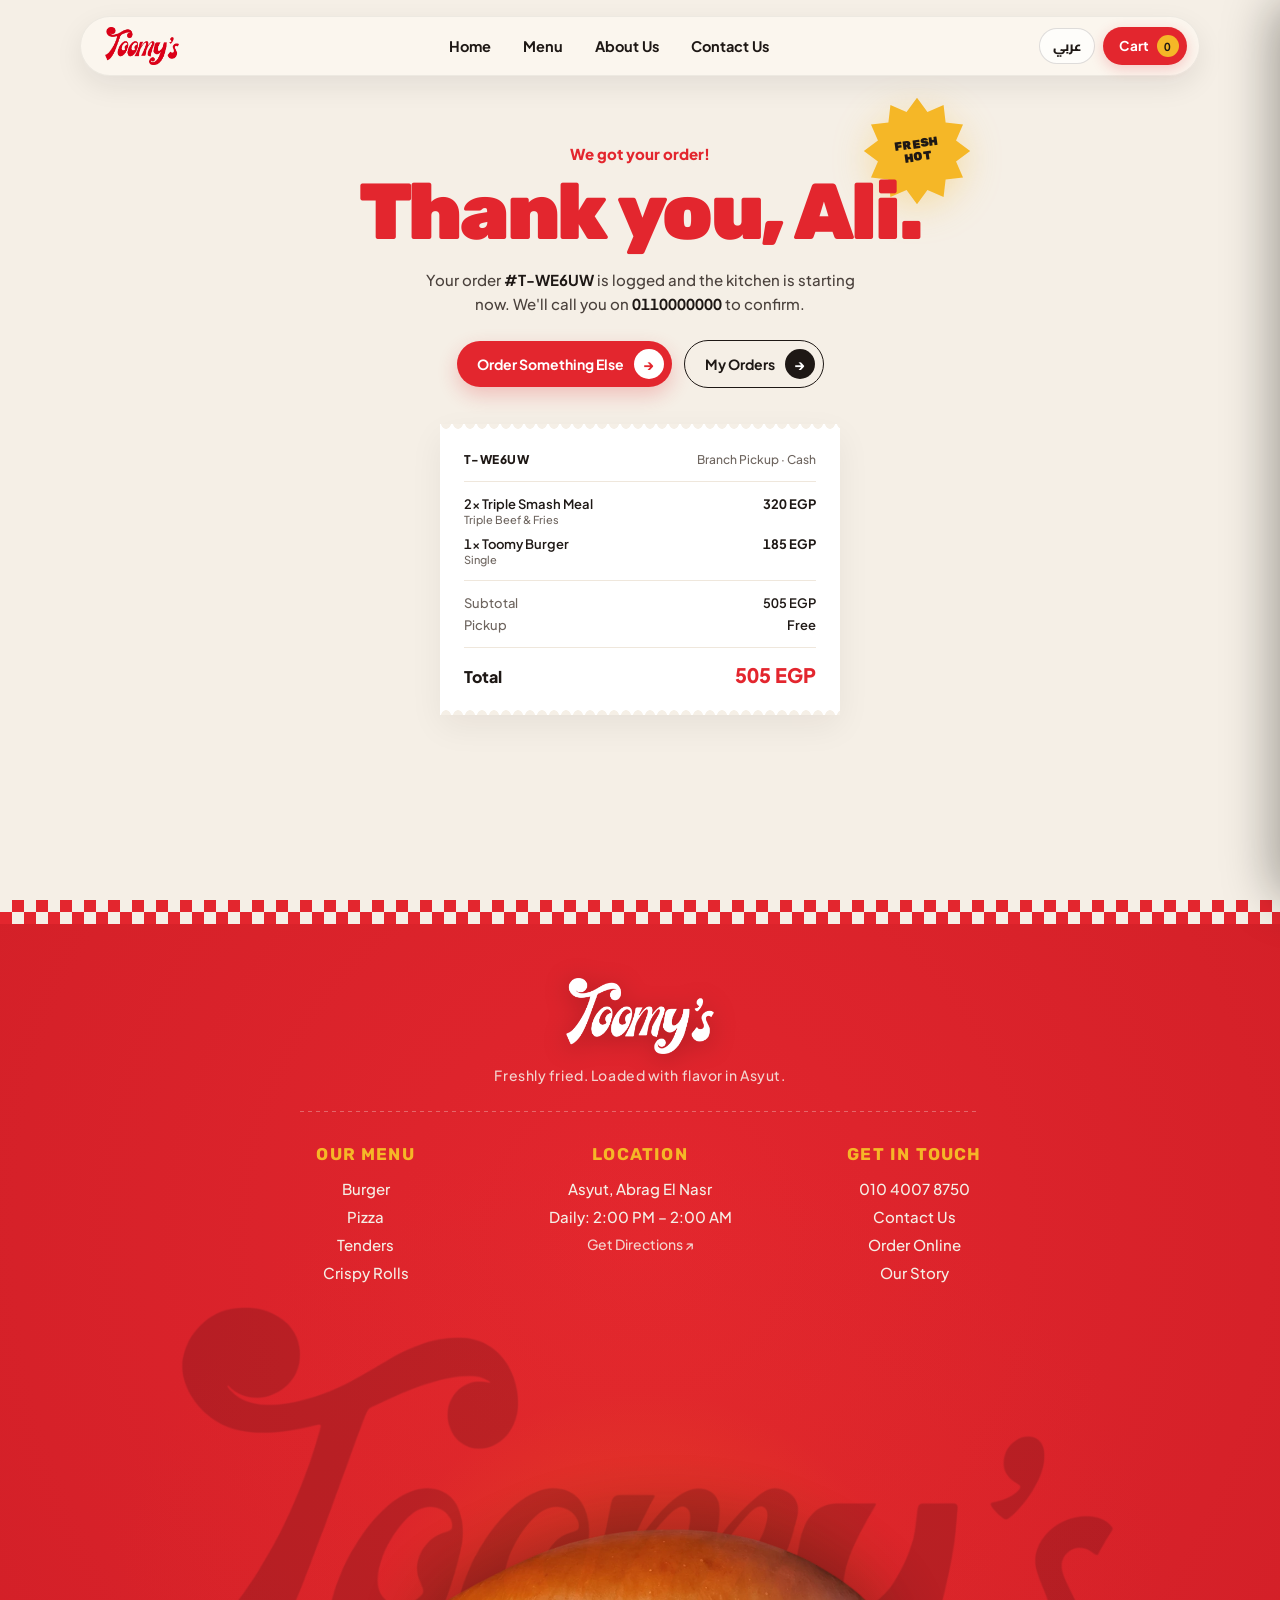
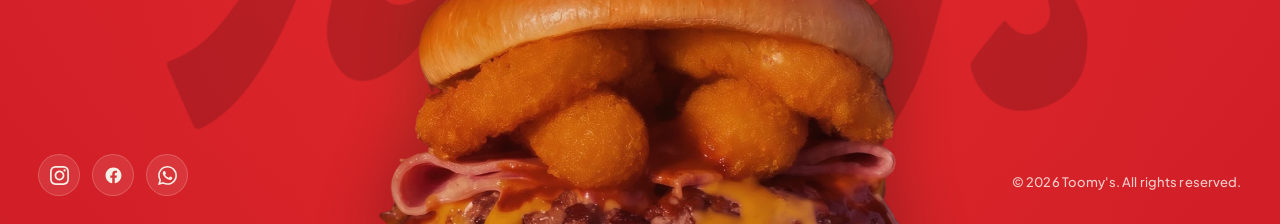
<file: order-confirmation.html>
<!DOCTYPE html>
<html lang="en" dir="ltr">
<head>
  <meta charset="UTF-8" />
  <meta name="viewport" content="width=device-width, initial-scale=1.0" />
  <title>Order Confirmed — Toomy's | Asyut's Ultimate Burger &amp; Pizza Spot</title>
  <link rel="icon" type="image/webp" href="assets/logo-small.webp" />
  <meta name="description" content="Toomy's — Asyut's ultimate smashed burger, crispy chicken, tenders, and loaded pizza spot in Abrag El Nasr." />
  <meta property="og:type" content="website" />
  <meta property="og:title" content="Order Confirmed — Toomy's | Asyut's Ultimate Burger &amp; Pizza Spot" />
  <meta property="og:description" content="Toomy's — Asyut's ultimate smashed burger, crispy chicken, tenders, and loaded pizza spot in Abrag El Nasr." />
  <meta property="og:image" content="https://alilolicars.github.io/Toomy-s/assets/hero-bg.webp" />

  <!-- Google Fonts: Fredoka, Plus Jakarta Sans, Rubik, Cormorant Garamond & Archivo Black -->
    <link rel="preconnect" href="https://fonts.googleapis.com" />
  <link rel="preconnect" href="https://fonts.gstatic.com" crossorigin />
  <link
    href="https://fonts.googleapis.com/css2?family=Archivo+Black&family=Cormorant+Garamond:wght@400;500;600&family=Fredoka:wght@600;700&family=Plus+Jakarta+Sans:wght@400;500;600;700;800&family=Rubik:wght@700;800;900&display=swap"
    rel="stylesheet"
  />
  <link href="https://fonts.googleapis.com/css2?family=Cairo:wght@400;500;600;700;800;900&family=Marhey:wght@600;700&family=Yellowtail&display=swap" rel="stylesheet">
  <link rel="stylesheet" href="css/style.css" />
  <link rel="stylesheet" href="css/rtl.css" />
  <script src="js/i18n.js"></script>
</head>
<body class="confirmation-page-body">

    <!-- 1. FLOATING PILL NAVBAR -->
  <header class="floating-navbar" id="siteNavbar">
    <!-- Left — Brand Logo: Custom red script wordmark Toomy's (#E3262E, linking to index.html) -->
    <a href="index.html" class="nav-brand" aria-label="Toomy's Home">
      <img src="assets/logo-small.webp" alt="Toomy's" class="nav-brand-img" />
    </a>

    <!-- Center — Nav Links (gap: 32px, 14.5px, font-weight: 700): Home, Menu, About Us, Contact Us -->
    <nav class="nav-center-links" aria-label="Main Navigation">
      <a href="index.html" class="nav-link" data-page="home">Home</a>
      <a href="menu.html" class="nav-link" data-page="menu">Menu</a>
      <a href="about.html" class="nav-link" data-page="about">About Us</a>
      <a href="newsletter.html" class="nav-link" data-page="contact">Contact Us</a>
    </nav>

    <!-- Right — Action Cluster (gap: 8px) -->
    <div class="nav-action-cluster">
      <button
        class="nav-cart-pill cart-toggle"
        id="cartToggle"
        type="button"
        aria-expanded="false"
        aria-controls="cartDrawer"
        aria-label="Open Cart"
      >
        <span class="cart-pill-label">Cart</span>
        <span class="cart-pill-badge cart-toggle-badge" id="cartCountBadge">0</span>
      </button>

      <button
        class="nav-hamburger-btn"
        id="mobileMenuBtn"
        type="button"
        aria-expanded="false"
        aria-controls="mobileTakeover"
        aria-label="Toggle navigation menu"
      >
        <span class="hamburger-bar hamburger-bar-1" aria-hidden="true"></span>
        <span class="hamburger-bar hamburger-bar-2" aria-hidden="true"></span>
      </button>
    </div>
  </header>

  <!-- 2. FULL-SCREEN RED TAKEOVER SHEET (< 768px) -->
  <div class="mobile-takeover" id="mobileTakeover" aria-hidden="true">
    <div class="mobile-takeover-inner">
      <nav class="mobile-takeover-links" aria-label="Mobile Navigation">
        <a href="index.html" class="mobile-takeover-link" data-page="home">Home</a>
        <a href="menu.html" class="mobile-takeover-link" data-page="menu">Menu</a>
        <a href="about.html" class="mobile-takeover-link" data-page="about">About Us</a>
        <a href="newsletter.html" class="mobile-takeover-link" data-page="contact">Contact Us</a>
      </nav>
      <p class="mobile-takeover-tagline">Don't waste the good taste</p>
    </div>
  </div>

  <main class="confirmation-main" id="confirmationMain">
    <!-- A. Staggered Hero Entrance -->
    <section class="confirm-hero" aria-labelledby="confirmHeadline">
      <!-- 12-Point Mustard-Yellow Starburst Seal (Upper-Right of Hero Container) -->
      <div class="confirm-starburst-wrap" aria-hidden="true">
        <svg class="confirm-starburst-svg" viewBox="0 0 120 120" width="110" height="110">
          <polygon
            fill="#F5B727"
            points="60,2 71.4,17.4 89,9.8 91.2,28.8 110.2,31 102.6,48.6 118,60 102.6,71.4 110.2,89 91.2,91.2 89,110.2 71.4,102.6 60,118 48.6,102.6 31,110.2 28.8,91.2 9.8,89 17.4,71.4 2,60 17.4,48.6 9.8,31 28.8,28.8 31,9.8 48.6,17.4"
          />
        </svg>
        <span class="confirm-starburst-text">FRESH<br />HOT</span>
      </div>

      <!-- 1. Eyebrow -->
      <p class="confirm-eyebrow confirm-stagger" style="--c-stagger: 0;">
        We got your order!
      </p>

      <!-- 2. Display Headline -->
      <h1 class="confirm-headline confirm-stagger" id="confirmHeadline" style="--c-stagger: 1;">
        Thank you, <span id="confirmFirstName">Ali</span>.
      </h1>

      <!-- 3. Confirmation Copy -->
      <p class="confirm-copy confirm-stagger" style="--c-stagger: 2;">
        Your order <strong class="confirm-code-inline" id="confirmInlineCode">#T-WE6UW</strong> is
        logged and the kitchen is starting now. We'll call you on
        <span class="confirm-phone-inline" id="confirmInlinePhone">0110000000</span> to confirm.
      </p>

      <!-- 4. Dual Action Pills -->
      <div class="confirm-actions confirm-stagger" style="--c-stagger: 3;">
        <a href="menu.html" class="confirm-btn-primary">
          <span>Order Something Else</span>
          <span class="confirm-btn-circle" aria-hidden="true">&#8594;</span>
        </a>

        <button type="button" class="confirm-btn-secondary" id="myOrdersBtn">
          <span>My Orders</span>
          <span class="confirm-btn-circle" aria-hidden="true">&#8594;</span>
        </button>
      </div>
    </section>

    <!-- B. Perforated Paper Receipt Card -->
    <section class="confirm-receipt-section confirm-stagger" style="--c-stagger: 4;" aria-label="Order Receipt">
      <div class="paper-receipt" id="paperReceipt">
        <!-- Scalloped Top Edge -->
        <div class="receipt-scallop receipt-scallop-top" aria-hidden="true"></div>

        <!-- Receipt Header -->
        <div class="receipt-header-row">
          <span class="receipt-order-code" id="receiptOrderCode">T-WE6UW</span>
          <span class="receipt-meta-tag" id="receiptMetaTag">Branch Pickup &middot; Cash</span>
        </div>

        <div class="receipt-divider" aria-hidden="true"></div>

        <!-- Itemized Rows -->
        <ul class="receipt-items-list" id="receiptItemsList"></ul>

        <div class="receipt-divider" aria-hidden="true"></div>

        <!-- Subtotal & Fulfillment Fee -->
        <div class="receipt-summary-rows">
          <div class="receipt-summary-line">
            <span>Subtotal</span>
            <span class="receipt-num" id="receiptSubtotal">505 EGP</span>
          </div>
          <div class="receipt-summary-line receipt-discount-line" id="receiptDiscountRow" hidden>
            <span id="receiptDiscountLabel">Discount</span>
            <span class="receipt-num receipt-discount-val" id="receiptDiscountVal">-0 EGP</span>
          </div>
          <div class="receipt-summary-line">
            <span id="receiptFeeLabel">Pickup</span>
            <span class="receipt-num" id="receiptFeeVal">Free</span>
          </div>
        </div>

        <div class="receipt-divider" aria-hidden="true"></div>

        <!-- Final Total Row -->
        <div class="receipt-total-row">
          <span class="receipt-total-label">Total</span>
          <span class="receipt-total-val" id="receiptGrandTotal">505 EGP</span>
        </div>

        <!-- Scalloped Bottom Edge -->
        <div class="receipt-scallop receipt-scallop-bottom" aria-hidden="true"></div>
      </div>
    </section>
  </main>

  <!-- 4. MY ORDERS HISTORY MODAL -->
  <div class="orders-modal-backdrop" id="ordersModalBackdrop" aria-hidden="true"></div>
  <div
    class="orders-modal"
    id="ordersModal"
    role="dialog"
    aria-modal="true"
    aria-labelledby="ordersModalTitle"
    aria-hidden="true"
  >
    <div class="orders-modal-header">
      <h2 class="orders-modal-title" id="ordersModalTitle">My Orders</h2>
      <button type="button" class="cart-close-btn" id="ordersModalClose" aria-label="Close My Orders">&#10005;</button>
    </div>
    <div class="orders-modal-body" id="ordersModalBody"></div>
  </div>

  <!-- 5. CHECKERED PLAID SECTION DIVIDER -->
  <div class="checkered-divider" aria-hidden="true"></div>

  <!-- 6. FULL-VIEWPORT FOOTER SECTION -->
  <footer class="site-footer" id="contact" dir="ltr" lang="en">
    <div class="footer-top-group">
      <a href="index.html#home" class="footer-logo" aria-label="Toomy's Home">
        <img
          src="assets/logo-small.webp"
          alt="Toomy's"
          onerror="this.style.display='none'; this.nextElementSibling.style.display='block';"
        />
        <span class="footer-logo-fallback" style="display: none;">Toomy's</span>
      </a>

      <p class="footer-tagline">Freshly fried. Loaded with flavor in Asyut.</p>

      <div class="footer-dashed-rule" aria-hidden="true"></div>

      <nav class="footer-nav" aria-label="Footer Navigation">
        <div class="footer-col">
          <h3 class="footer-col-heading">OUR MENU</h3>
          <ul class="footer-col-list">
            <li><a href="menu.html?cat=burgers" class="footer-link">Burger</a></li>
            <li><a href="menu.html?cat=pizza" class="footer-link">Pizza</a></li>
            <li><a href="menu.html?cat=tenders" class="footer-link">Tenders</a></li>
            <li><a href="menu.html?cat=crispy" class="footer-link">Crispy Rolls</a></li>
          </ul>
        </div>

        <div class="footer-col" id="about">
          <h3 class="footer-col-heading">LOCATION</h3>
          <ul class="footer-col-list">
            <li><span class="footer-info-text">Asyut, Abrag El Nasr</span></li>
            <li><span class="footer-info-text">Daily: 2:00 PM – 2:00 AM</span></li>
            <li>
              <a
                href="https://www.google.com/maps/search/?api=1&amp;query=27.18261,31.18335"
                target="_blank"
                rel="noopener"
                class="footer-link footer-map-link"
              >
                Get Directions &#8599;
              </a>
            </li>
          </ul>
        </div>

        <div class="footer-col">
          <h3 class="footer-col-heading">GET IN TOUCH</h3>
          <ul class="footer-col-list">
            <li><a href="tel:+201040078750" class="footer-link footer-phone-link" dir="ltr">010 4007 8750</a></li>
            <li><a href="newsletter.html" class="footer-link">Contact Us</a></li>
            <li><a href="menu.html" class="footer-link">Order Online</a></li>
            <li><a href="about.html" class="footer-link">Our Story</a></li>
          </ul>
        </div>
      </nav>
    </div>

    <img loading="lazy" decoding="async" src="assets/logo-main.webp" alt="" aria-hidden="true" class="footer-watermark" draggable="false" />

    <div class="footer-bottom-zone">
      <div class="footer-socials" aria-label="Social Media Links">
        <a
          href="https://www.instagram.com/toomyseg"
          target="_blank"
          rel="noopener"
          class="footer-social-link"
          aria-label="Instagram"
        >
          <svg viewBox="0 0 24 24" width="19" height="19" fill="currentColor">
            <path d="M12 2.163c3.204 0 3.584.012 4.85.07 3.252.148 4.771 1.691 4.919 4.919.058 1.265.069 1.645.069 4.849 0 3.205-.012 3.584-.069 4.849-.149 3.225-1.664 4.771-4.919 4.919-1.266.058-1.644.07-4.85.07-3.204 0-3.584-.012-4.849-.07-3.26-.149-4.771-1.699-4.919-4.92-.058-1.265-.07-1.644-.07-4.849 0-3.204.013-3.583.07-4.849.149-3.227 1.664-4.771 4.919-4.919 1.266-.057 1.645-.069 4.849-.069zm0-2.163c-3.259 0-3.667.014-4.947.072-4.358.2-6.78 2.618-6.98 6.98-.059 1.281-.073 1.689-.073 4.948 0 3.259.014 3.668.072 4.948.2 4.358 2.618 6.78 6.98 6.98 1.281.058 1.689.072 4.948.072 3.259 0 3.668-.014 4.948-.072 4.354-.2 6.782-2.618 6.979-6.98.059-1.28.073-1.689.073-4.948 0-3.259-.014-3.667-.072-4.947-.196-4.354-2.617-6.78-6.979-6.98-1.281-.059-1.69-.073-4.949-.073zm0 5.838c-3.403 0-6.162 2.759-6.162 6.162s2.759 6.163 6.162 6.163 6.162-2.759 6.162-6.163c0-3.403-2.759-6.162-6.162-6.162zm0 10.162c-2.209 0-4-1.79-4-4 0-2.209 1.791-4 4-4s4 1.791 4 4c0 2.21-1.791 4-4 4zm6.406-11.845c-.796 0-1.441.645-1.441 1.44s.645 1.44 1.441 1.44c.795 0 1.439-.645 1.439-1.44s-.644-1.44-1.439-1.44z"/>
          </svg>
        </a>

        <a
          href="https://www.facebook.com/toomyseg"
          target="_blank"
          rel="noopener"
          class="footer-social-link"
          aria-label="Facebook"
        >
          <svg viewBox="0 0 24 24" width="19" height="19" fill="currentColor">
            <path d="M12 2C6.477 2 2 6.477 2 12c0 4.991 3.657 9.128 8.438 9.878v-6.987h-2.54V12h2.54V9.797c0-2.506 1.492-3.89 3.777-3.89 1.094 0 2.238.195 2.238.195v2.46h-1.26c-1.243 0-1.63.771-1.63 1.562V12h2.773l-.443 2.89h-2.33v6.988C18.343 21.128 22 16.991 22 12c0-5.523-4.477-10-10-10z"/>
          </svg>
        </a>

        <a
          href="https://wa.me/201040078750"
          target="_blank"
          rel="noopener"
          class="footer-social-link"
          aria-label="WhatsApp"
        >
          <svg viewBox="0 0 24 24" width="19" height="19" fill="currentColor">
            <path d="M17.472 14.382c-.297-.149-1.758-.867-2.03-.967-.273-.099-.471-.148-.67.15-.197.297-.767.966-.94 1.164-.173.199-.347.223-.644.075-.297-.15-1.255-.463-2.39-1.475-.883-.788-1.48-1.761-1.653-2.059-.173-.297-.018-.458.13-.606.134-.133.298-.347.446-.52.149-.174.198-.298.298-.497.099-.198.05-.371-.025-.52-.075-.149-.669-1.612-.916-2.207-.242-.579-.487-.5-.669-.51-.173-.008-.371-.01-.57-.01-.198 0-.52.074-.792.372-.272.297-1.04 1.016-1.04 2.479 0 1.462 1.065 2.875 1.213 3.074.149.198 2.096 3.2 5.077 4.487.709.306 1.262.489 1.694.625.712.227 1.36.195 1.871.118.571-.085 1.758-.719 2.006-1.413.248-.694.248-1.289.173-1.413-.074-.124-.272-.198-.57-.347m-5.421 7.403h-.004a9.87 9.87 0 01-5.031-1.378l-.361-.214-3.741.982.998-3.648-.235-.374a9.86 9.86 0 01-1.51-5.26c.001-5.45 4.436-9.884 9.888-9.884 2.64 0 5.122 1.03 6.988 2.898a9.825 9.825 0 012.893 6.994c-.003 5.45-4.437 9.884-9.885 9.884m8.413-18.297A11.815 11.815 0 0012.05 0C5.495 0 .16 5.335.157 11.892c0 2.096.547 4.142 1.588 5.945L.057 24l6.305-1.654a11.882 11.882 0 005.683 1.448h.005c6.554 0 11.89-5.335 11.893-11.893a11.821 11.821 0 00-3.48-8.413z"/>
          </svg>
        </a>
      </div>

      <div class="footer-burger-wrap" id="footerBurger">
        <img loading="lazy" decoding="async"
          src="assets/Toomy's noBG/toomy-footer.webp"
          alt="Toomy's Signature Burger"
          class="footer-burger-img"
          draggable="false"
        />
      </div>

      <p class="footer-copyright">
        &copy; <span id="footerYear">2026</span> Toomy's. All rights reserved.
      </p>
    </div>
  </footer>

  <script src="js/script.js"></script>
</body>
</html>
</file>
<file: css/style.css>
@import url("https://fonts.googleapis.com/css2?family=Yellowtail&display=swap");
/* Local @font-face deprecated in favor of Google Fonts unified typography (--font-display: Rubik) */
/* ========================================================
   1. DESIGN TOKENS & UNIFIED DESIGN SYSTEM
   Single Source of Truth for Colors: menu.html
   Single Source of Truth for Typography: checkout.html
   ======================================================== */
:root {
  /* Brand Palette (Source of Truth: menu.html) */
  --color-bg-canvas: #f5efe6;            /* Warm cream canvas */
  --color-brand-red: #e3262e;            /* Signature Brand Red */
  --color-brand-red-hover: #d11f27;      /* Brand Red hover */
  --color-brand-red-glow: rgba(227, 38, 46, 0.28);
  --color-espresso: #1e1815;             /* Dark Espresso / Charcoal */
  --color-mustard: #f5b727;              /* Mustard Yellow */
  --color-cream-card: #f3ece1;           /* Warm cream card surface */
  --color-cream-surface: #faf5ee;        /* Secondary light cream surface */
  --color-cream-input: #f6efe6;          /* Input & field surface */
  --color-cream-chip: #f2eae0;           /* Subtle chip & tag surface */
  --color-showcase: #eadbc8;             /* Warm showcase backdrop */
  --color-cream-border: #efe7dc;         /* Subtle cream border / divider */
  --color-white: #ffffff;                /* Pure White */
  --color-success: #246b35;              /* Fresh Green / Added / Success */

  /* Semantic Typography Colors */
  --color-text-primary: #1e1815;         /* Primary ink (Dark Espresso) */
  --color-text-secondary: #3a322d;       /* Subtitle / Subcopy */
  --color-text-body: #5a504a;            /* Paragraph / Description copy */
  --color-text-muted: #6e655f;           /* Meta / Timestamps / Muted captions */
  --color-text-subtle: #8c827a;          /* Faint helper notes / Placeholders */

  /* Border & Outline Tints */
  --color-border-subtle: rgba(30, 24, 21, 0.06);
  --color-border: rgba(30, 24, 21, 0.09);
  --color-border-medium: rgba(30, 24, 21, 0.14);
  --color-border-focus: rgba(30, 24, 21, 0.35);

  /* Elevation Shadows */
  --color-shadow-soft: 0 8px 24px rgba(30, 24, 21, 0.08);
  --color-shadow-elevation: 0 10px 28px rgba(30, 24, 21, 0.08);

  /* Legacy aliases mapped to unified tokens for backwards compatibility */
  --bg-base: var(--color-bg-canvas);
  --bg-surface: var(--color-cream-card);
  --bg-overlay: rgba(20, 16, 14, 0.58);
  --accent-primary: var(--color-brand-red);
  --accent-secondary: var(--color-mustard);
  --accent-glow: var(--color-brand-red-glow);
  --text-primary: var(--color-text-primary);
  --text-secondary: var(--color-text-secondary);
  --text-muted: var(--color-text-muted);
  --border-subtle: var(--color-border);
  --glass-bg: rgba(251, 246, 238, 0.85);

  /* Typography Tokens (Source of Truth: checkout.html) */
  --font-display: "Rubik", "Plus Jakarta Sans", sans-serif;
  --font-rounded: "Fredoka", "Plus Jakarta Sans", sans-serif;
  --font-body: "Plus Jakarta Sans", sans-serif;
  --font-script: "Yellowtail", cursive;

  /* Heading letter-spacing tokens */
  --heading-letter-spacing: -0.03em;
  --heading-letter-spacing-tight: -0.02em;

  /* Spacing & Motion */
  --gutter: clamp(1.25rem, 4vw, 3rem);
  --ease-out-expo: cubic-bezier(0.16, 1, 0.3, 1);
}

/* =========================================
   2. RESET & BASE STYLES
   ========================================= */
*,
*::before,
*::after {
  box-sizing: border-box;
  margin: 0;
  padding: 0;
}

html {
  scroll-behavior: smooth;
  background-color: var(--bg-base);
  color: var(--text-primary);
  font-family: var(--font-body);
  -webkit-font-smoothing: antialiased;
}

body {
  min-height: 100vh;
  overflow-x: hidden;
  background-color: var(--bg-base);
}

a {
  color: inherit;
  text-decoration: none;
}

img {
  display: block;
  max-width: 100%;
}


/* =========================================
   3. FLOATING PILL NAVBAR & ACTION CLUSTER
   ========================================= */
/* Outer Shell: Detached floating capsule */
.floating-navbar {
  position: fixed;
  top: 16px;
  left: 50%;
  transform: translate(-50%, 0);
  width: calc(100% - 48px);
  max-width: 1120px;
  height: 60px;
  border-radius: 9999px;
  z-index: 1000;

  background-color: #FBF6EE;
  border: 1px solid rgba(30, 24, 21, 0.06);
  box-shadow: 0 10px 28px rgba(30, 24, 21, 0.08);

  display: flex;
  align-items: center;
  justify-content: space-between;
  padding: 0 12px 0 24px;
  box-sizing: border-box;

  transition: transform 280ms cubic-bezier(0.22, 1, 0.36, 1), opacity 220ms ease;
  will-change: transform, opacity;
}

/* Smart Scroll-Hide (> 60px scroll down) */
.floating-navbar.is-hidden {
  transform: translate(-50%, -130%);
  opacity: 0;
  pointer-events: none;
}

/* Left — Brand Logo: Toomy's Image (assets/logo-small.webp) */
.nav-brand {
  display: inline-flex;
  align-items: center;
  text-decoration: none;
  line-height: 1;
  user-select: none;
  flex-shrink: 0;
  transition: transform 180ms ease, opacity 180ms ease;
}

.nav-brand:hover {
  transform: scale(1.04);
}

.nav-brand-img {
  height: 38px;
  width: auto;
  max-width: 120px;
  object-fit: contain;
  display: block;
}

/* Center — Nav Links (gap: 32px, 14.5px, font-weight: 700) */
.nav-center-links {
  display: flex;
  align-items: center;
  gap: 32px;
}

.nav-link {
  font-family: var(--font-body);
  font-size: 14.5px;
  font-weight: 700;
  color: #1E1815;
  text-decoration: none;
  line-height: 1;
  position: relative;
  transition: color 180ms ease;
}

.nav-link:hover {
  color: #E3262E;
}

.nav-link.is-active,
.nav-link[aria-current="page"] {
  color: #E3262E;
}

/* Right — Action Cluster (gap: 8px) */
.nav-action-cluster {
  display: flex;
  align-items: center;
  gap: 8px;
  flex-shrink: 0;
}

/* Cart Pill Trigger: Solid Brand Red capsule (#E3262E, height: 38px, border-radius: 9999px, padding: 0 8px 0 16px, gap: 8px) */
.nav-cart-pill,
.cart-toggle {
  position: relative;
  height: 38px;
  background-color: #E3262E;
  border-radius: 9999px;
  padding: 0 8px 0 16px;
  gap: 8px;
  display: inline-flex;
  align-items: center;
  border: none;
  cursor: pointer;
  text-decoration: none;
  box-shadow: 0 4px 14px rgba(227, 38, 46, 0.22);
  transition: transform 180ms ease, background-color 180ms ease, box-shadow 180ms ease;
}

.nav-cart-pill:hover,
.cart-toggle:hover {
  background-color: var(--color-brand-red-hover);
  transform: translateY(-1px);
  box-shadow: 0 6px 18px rgba(227, 38, 46, 0.32);
}

.nav-cart-pill:active,
.cart-toggle:active {
  transform: translateY(0);
}

.cart-pill-label,
.cart-toggle-label {
  font-family: var(--font-body);
  font-size: 13.5px;
  font-weight: 700;
  color: #FFFFFF;
  line-height: 1;
  letter-spacing: 0.01em;
}

/* 22px × 22px Mustard Yellow counter badge (#F5B727, #1E1815 bold 11px tabular-nums count) */
.cart-pill-badge,
.cart-toggle-badge {
  width: 22px;
  height: 22px;
  border-radius: 50%;
  background-color: #F5B727 !important;
  color: #1E1815 !important;
  font-family: var(--font-body);
  font-size: 11px;
  font-weight: 700;
  font-variant-numeric: tabular-nums;
  display: flex;
  align-items: center;
  justify-content: center;
  line-height: 1;
  flex-shrink: 0;
  transition: transform 180ms ease;
}

.cart-pill-badge.is-bumped,
.cart-toggle-badge.is-bumped {
  transform: scale(1.24);
}

/* Pulsing feedback on cart pill */
.nav-cart-pill.is-pulsing,
.cart-toggle.is-pulsing {
  animation: cartPillPulseBounce 450ms cubic-bezier(0.16, 1, 0.3, 1);
}

@keyframes cartPillPulseBounce {
  0% { transform: scale(1); }
  50% { transform: scale(1.06); }
  100% { transform: scale(1); }
}

/* 34px × 34px Dark Espresso circular hamburger button (#1E1815 fill, two white horizontal bars) */
.nav-hamburger-btn {
  width: 34px;
  height: 34px;
  border-radius: 50%;
  background-color: #1E1815;
  border: none;
  cursor: pointer;
  display: none;
  flex-direction: column;
  align-items: center;
  justify-content: center;
  gap: 4px;
  padding: 0;
  position: relative;
  flex-shrink: 0;
  transition: background-color 180ms ease, transform 180ms ease;
}

.nav-hamburger-btn:hover {
  background-color: var(--color-espresso);
}

.hamburger-bar {
  display: block;
  width: 14px;
  height: 2px;
  background-color: #FFFFFF;
  border-radius: 2px;
  transition: transform 220ms cubic-bezier(0.22, 1, 0.36, 1);
  transform-origin: center;
}

/* Smoothly rotates its two bars into an × (220ms cubic-bezier(0.22, 1, 0.36, 1)) */
.nav-hamburger-btn.is-active .hamburger-bar-1,
body.is-mobile-menu-open .nav-hamburger-btn .hamburger-bar-1 {
  transform: translateY(3px) rotate(45deg);
}

.nav-hamburger-btn.is-active .hamburger-bar-2,
body.is-mobile-menu-open .nav-hamburger-btn .hamburger-bar-2 {
  transform: translateY(-3px) rotate(-45deg);
}

/* =========================================
   4. FULL-SCREEN RED TAKEOVER SHEET (< 768px)
   ========================================= */
.mobile-takeover {
  position: fixed;
  inset: 0;
  background-color: #E3262E;
  z-index: 900;
  opacity: 0;
  visibility: hidden;
  pointer-events: none;
  transition: opacity 220ms cubic-bezier(0.22, 1, 0.36, 1), visibility 220ms ease;
}

.mobile-takeover.is-open {
  opacity: 1;
  visibility: visible;
  pointer-events: auto;
}

body.is-mobile-menu-open {
  overflow: hidden;
}

body.is-mobile-menu-open main.hero {
  pointer-events: none;
}

body.is-mobile-menu-open .floating-navbar,
body.is-mobile-menu-open .mobile-takeover {
  pointer-events: auto;
}

.mobile-takeover-inner {
  width: 100%;
  height: 100%;
  display: flex;
  flex-direction: column;
  justify-content: space-between;
  align-items: center;
  padding: 104px 24px 36px;
  box-sizing: border-box;
  overflow-y: auto;
}

.mobile-takeover-links {
  display: flex;
  flex-direction: column;
  align-items: center;
  gap: 26px;
  margin: auto 0;
  text-align: center;
}

.mobile-takeover-link {
  font-family: "Rubik", "Plus Jakarta Sans", sans-serif;
  font-size: 36px;
  font-weight: 900;
  letter-spacing: -0.02em;
  line-height: 1.25;
  color: #FFFFFF;
  text-decoration: none;
  transition: color 180ms ease, transform 180ms ease;
  display: inline-block;
}

.mobile-takeover-link:hover {
  transform: scale(1.05);
  color: #FFFFFF;
}

/* Active page in Mustard Yellow #F5B727 */
.mobile-takeover-link.is-active,
.mobile-takeover-link[aria-current="page"] {
  color: #F5B727;
}

/* Centered yellow script tagline ("Don't waste the good taste") anchored at the bottom */
.mobile-takeover-tagline {
  font-family: 'Yellowtail', cursive;
  font-size: clamp(22px, 6vw, 30px);
  color: #F5B727;
  text-align: center;
  margin-top: auto;
  margin-bottom: 8px;
  line-height: 1.25;
  letter-spacing: 0.01em;
  user-select: none;
}

/* Mobile Breakpoints (< 768px) */
@media (max-width: 767.98px) {
  .nav-brand-img {
    height: 34px;
    max-width: 100px;
  }

  .floating-navbar {
    width: calc(100% - 32px);
    padding: 0 10px 0 18px;
  }

  .nav-center-links {
    display: none;
  }

  .nav-hamburger-btn {
    display: flex;
  }
}

@media (max-width: 400px) {
  .nav-brand-img {
    height: 30px;
    max-width: 85px;
  }

  .floating-navbar {
    width: calc(100% - 20px);
    padding: 0 8px 0 14px;
  }

  .nav-cart-pill,
  .cart-toggle {
    padding: 0 6px 0 12px;
    gap: 6px;
  }

  .cart-pill-label,
  .cart-toggle-label {
    font-size: 12.5px;
  }
}

/* Top Page Padding & Sticky Elements */
.hero {
  padding-top: 96px !important;
}

.menu-page-main,
.checkout-main,
.confirmation-main,
.pdp-main,
.about-page {
  padding-top: 96px !important;
}

/* =========================================
   5. HERO SECTION & ATMOSPHERIC BACKDROP
   ========================================= */
.hero {
  position: relative;
  min-height: 100vh;
  min-height: 100svh;
  width: 100%;
  display: flex;
  flex-direction: column;
  justify-content: space-between;
  padding-top: 5.5rem;
  padding-bottom: 1.75rem;
  overflow: hidden;
}

/* Layered dark background with subtle ambient warmth */
.hero-backdrop {
  position: absolute;
  inset: 0;
  z-index: 0;
  background:
    radial-gradient(circle at 50% 42%, rgba(230, 57, 38, 0.16) 0%, transparent 58%),
    radial-gradient(circle at 80% 20%, rgba(255, 183, 3, 0.08) 0%, transparent 45%),
    linear-gradient(180deg, var(--color-espresso) 0%, var(--color-espresso) 100%);
}

.hero-bg-img {
  width: 100%;
  height: 100%;
  object-fit: cover;
  opacity: 0.42;
  filter: contrast(1.08) saturate(1.1);
}

.hero-vignette {
  position: absolute;
  inset: 0;
  background: radial-gradient(
    circle at center,
    rgba(13, 11, 10, 0.25) 0%,
    rgba(13, 11, 10, 0.85) 100%
  );
}

/* Subtle film grain texture */
.hero-grain {
  position: absolute;
  inset: 0;
  opacity: 0.04;
  pointer-events: none;
  background-image: url("data:image/svg+xml,%3Csvg viewBox='0 0 200 200' xmlns='http://www.w3.org/2000/svg'%3E%3Cfilter id='noiseFilter'%3E%3CfeTurbulence type='fractalNoise' baseFrequency='0.8' numOctaves='3' stitchTiles='stitch'/%3E%3C/filter%3E%3Crect width='100%25' height='100%25' filter='url(%23noiseFilter)'/%3E%3C/svg%3E");
}

/* =========================================
   6. HERO CENTERPIECE (Logo + Slogan + CTA)
   ========================================= */
.hero-center {
  position: relative;
  z-index: 2;
  flex: 1;
  padding: clamp(3.5rem, 11vh, 7.5rem) var(--gutter) 0; /* Pushes logo + slogan lower */
  display: flex;
  flex-direction: column;
  align-items: center;
  text-align: center;
}

.hero-logo-wrap {
  margin-bottom: 0.45rem; /* Tight ~7px gap right under the logo */
  animation: logoSplashPop 0.85s cubic-bezier(0.16, 1, 0.3, 1) 0.1s both;
}

.hero-logo-img {
  max-height: clamp(130px, 26vw, 260px);
  width: auto;
  filter: drop-shadow(0 18px 36px rgba(0, 0, 0, 0.55));
}

/* Oversized Bold Wordmark (Matches reference center scale) */
.hero-wordmark {
  font-family: var(--font-display);
  font-size: clamp(3.5rem, 13.5vw, 10.5rem);
  line-height: 0.92;
  letter-spacing: -0.04em;
  color: var(--text-primary);
  text-shadow: 0 18px 40px rgba(0, 0, 0, 0.55);
  user-select: none;
}

.hero-slogan {
  max-width: 560px;
  font-family: "Rubik", "Plus Jakarta Sans", sans-serif;
  font-size: clamp(1.25rem, 2vw, 1.65rem);
  font-weight: 700;
  line-height: 1.3;
  letter-spacing: -0.01em;
  color: rgba(248, 245, 240, 0.92);
  margin-bottom: 0; /* Removed fixed margin so auto-centering handles the gap */
  animation: fadeSlideUp 0.8s var(--ease-out-expo) 0.12s both;
}

.hero-actions {
  margin: auto 0; /* Centers the button exactly halfway between slogan and carousel */
  animation: fadeSlideUp 0.8s var(--ease-out-expo) 0.22s both;
}

.btn-order {
  position: relative;
  display: inline-flex;
  align-items: center;
  justify-content: center;
  padding: 0.85rem 2.3rem;
  background-color: transparent;
  color: #ffffff;
  font-family: var(--font-body);
  font-size: 0.9rem;
  font-weight: 700;
  letter-spacing: 0.1em;
  text-transform: uppercase;
  border-radius: 999px;
  border: 1.5px solid #ffffff;
  overflow: hidden;
  transition:
    transform 0.3s var(--ease-out-expo),
    box-shadow 0.35s ease;
}

/* Smooth sliding white fill layer on z-index: 1 */
.btn-order::before {
  content: "";
  position: absolute;
  inset: 0;
  background-color: #ffffff;
  transform: scaleX(0);
  transform-origin: left center;
  transition: transform 0.38s var(--ease-out-expo);
  z-index: 1;
  pointer-events: none;
}

/* Dual-label CSS Grid cell on z-index: 2 (zero width jitter) */
.btn-order-labels {
  position: relative;
  z-index: 2;
  display: inline-grid;
  place-items: center;
}

.btn-order-text {
  grid-area: 1 / 1;
  white-space: nowrap;
  transition:
    opacity 250ms ease,
    transform 250ms ease;
}

.btn-order-text-default {
  color: #ffffff;
  opacity: 1;
  transform: translateY(0);
}

.btn-order-text-hover {
  color: #1e1815;
  opacity: 0;
  transform: translateY(6px);
}

.btn-order:hover,
.btn-order:focus-visible {
  transform: translateY(-2px);
  box-shadow: 0 12px 28px rgba(255, 255, 255, 0.22);
}

.btn-order:hover::before,
.btn-order:focus-visible::before {
  transform: scaleX(1);
}

.btn-order:hover .btn-order-text-default,
.btn-order:focus-visible .btn-order-text-default {
  opacity: 0;
  transform: translateY(-6px);
}

.btn-order:hover .btn-order-text-hover,
.btn-order:focus-visible .btn-order-text-hover {
  opacity: 1;
  transform: translateY(0);
}

.btn-order:active {
  transform: translateY(0);
}

/* =========================================
   7. BOTTOM SLIDING CATEGORY DOCK
   ========================================= */
.category-dock {
  position: relative;
  z-index: 2;
  width: 100%;
  padding: 6px 0; /* Exact tight gap between dashed lines and thumbnails */
  animation: fadeSlideUp 0.85s var(--ease-out-expo) 0.32s both;
}

/* Edge-to-Edge Fine Dashed Lines (Matches Reference) */
.category-dock::before,
.category-dock::after {
  content: "";
  position: absolute;
  left: 0;
  right: 0;
  height: 1px;
  background-image: repeating-linear-gradient(
    to right,
    rgba(255, 255, 255, 0.55) 0px,
    rgba(255, 255, 255, 0.55) 4px, /* Crisp 4px dash */
    transparent 4px,
    transparent 7px /* 3px gap between dashes */
  );
  pointer-events: none;
}

.category-dock::before {
  top: 0;
}

.category-dock::after {
  bottom: 0;
}

.category-track {
  display: flex;
  align-items: center;
  width: 100%;
  overflow: hidden;
  cursor: grab;
  user-select: none;
  touch-action: pan-y;
}

.category-track.is-dragging {
  cursor: grabbing;
}

.category-belt {
  display: flex;
  align-items: center;
  gap: clamp(1.25rem, 2.5vw, 2.5rem);
  width: max-content;
  will-change: transform;
}

.category-track::-webkit-scrollbar {
  display: none; /* Chrome/Safari */
}

/* .category-track.is-dragging {
  cursor: grabbing;
  scroll-snap-type: none;
} */

/* Clean Borderless Item (Thumb + Stacked Text directly between lines) */
.category-card {
  flex: 0 0 auto;
  scroll-snap-align: start;
  display: flex;
  align-items: center;
  gap: 0.85rem;
  padding: 0;
  background: transparent;
  border: none;
  transition: transform 0.3s var(--ease-out-expo), opacity 0.25s ease;
}

.category-card:hover {
  transform: translateY(-2px);
}

.category-thumb {
  width: 96px;
  height: 54px;
  border-radius: 2px; /* Sharp rectangular corners matching reference */
  overflow: hidden;
  background: var(--color-espresso);
  flex-shrink: 0;
}

.category-thumb img {
  width: 100%;
  height: 100%;
  object-fit: cover;
  transition: transform 0.45s var(--ease-out-expo);
}

.category-card:hover .category-thumb img {
  transform: scale(1.06);
}

.category-meta {
  display: flex;
  flex-direction: column;
  gap: 0.15rem;
  text-align: left;
}

.category-title {
  font-size: 0.78rem;
  font-weight: 700;
  letter-spacing: 0.05em;
  text-transform: uppercase;
  color: #ffffff;
  white-space: nowrap;
}

.category-sub {
  font-size: 0.72rem;
  font-weight: 400;
  letter-spacing: 0.06em;
  text-transform: uppercase;
  color: rgba(255, 255, 255, 0.75);
  white-space: nowrap;
}

/* =========================================
   8. ENTRANCE KEYFRAMES & RESPONSIVE TWEAKS
   ========================================= */
@keyframes fadeSlideUp {
  from {
    opacity: 0;
    transform: translateY(18px);
  }
  to {
    opacity: 1;
    transform: translateY(0);
  }
}

@media (max-width: 640px) {

  .hero-slogan {
    font-size: 0.92rem;
    margin-bottom: 1.5rem;
  }

  .btn-order {
    padding: 0.85rem 2rem;
    font-size: 0.88rem;
  }

  .category-thumb {
    width: 72px;
    height: 48px;
  }
}

/* =========================================
   9. MENU STARS SECTION (POLISHED EDITORIAL SLIDER)
   ========================================= */
.menu-stars-section {
  background-color: var(--color-bg-canvas);
  background-image: radial-gradient(
    circle at 50% 0%,
    rgba(230, 57, 38, 0.04) 0%,
    transparent 65%
  );
  color: var(--color-espresso);
  font-family: var(--font-display); letter-spacing: var(--heading-letter-spacing);
  width: 100%;
  min-height: 100vh;
  min-height: 100svh;
  display: flex;
  flex-direction: column;
  justify-content: center;
  overflow: hidden;
}

.menu-stars-container {
  width: 100%;
  max-width: none;
  margin: 0 auto;
  padding: clamp(82px, 10vh, 102px) 3vw clamp(24px, 3.5vh, 42px);
  display: flex;
  flex-direction: column;
  justify-content: space-between;
  flex: 1;
}

/* --- Section Header --- */
.menu-stars-header {
  display: flex;
  justify-content: space-between;
  align-items: flex-end;
  gap: 1.5rem;
  margin-bottom: clamp(16px, 2.2vh, 26px);
  padding: 0 4px;
}

.menu-stars-title-block {
  display: flex;
  flex-direction: column;
  gap: 6px;
}

.menu-stars-eyebrow {
  display: inline-flex;
  align-items: center;
  gap: 8px;
}

.eyebrow-dot {
  width: 7px;
  height: 7px;
  border-radius: 50%;
  background-color: var(--color-brand-red);
  box-shadow: 0 0 0 4px rgba(216, 35, 42, 0.14); /* Subtle pulse ring */
  flex-shrink: 0;
}

.eyebrow-text {
  color: var(--color-brand-red);
  font-size: 12.5px;
  font-weight: 400;
  letter-spacing: 0.08em;
  text-transform: uppercase;
}

.menu-stars-heading {
  color: var(--color-espresso);
  font-family: "Rubik", "Plus Jakarta Sans", sans-serif;
  font-size: clamp(40px, 4vw, 60px);
  font-weight: 900;
  line-height: 1.02;
  letter-spacing: -0.03em;
}

/* Minimal Text Link + Directional Sliding Underline */
.menu-stars-action {
  position: relative;
  display: inline-flex;
  align-items: center;
  gap: 8px;
  font-family: var(--font-body);
  color: var(--color-espresso);
  background: transparent;
  border: none;
  padding: 0 0 6px 0;
  font-size: clamp(15px, 1.05vw, 17px);
  font-weight: 300;
  letter-spacing: 0.02em;
  cursor: pointer;
}

/* Sliding bottom line: enters from left, exits toward the right arrow */
.menu-stars-action::after {
  content: "";
  position: absolute;
  left: 0;
  right: 0;
  bottom: 0;
  height: 1.5px;
  background-color: var(--color-espresso);
  transform: scaleX(0);
  transform-origin: right center; /* Retracts toward the arrow on mouse-leave */
  transition: transform 0.35s cubic-bezier(0.25, 1, 0.5, 1);
}

.menu-stars-action:hover::after {
  transform: scaleX(1);
  transform-origin: left center; /* Draws in from the left on mouse-enter */
}

.menu-stars-action .action-arrow {
  display: inline-block;
  line-height: 1;
  transition: transform 0.35s cubic-bezier(0.25, 1, 0.5, 1);
}

.menu-stars-action:hover .action-arrow {
  transform: translateX(4px);
}

/* --- Recessed Tray + 3.65-Column Peek Track --- */
.menu-stars-track {
  display: grid;
  grid-auto-flow: column;
  /* 3.65 columns shows 3 full cards + a generous peek of the 4th/5th card to invite dragging */
  grid-auto-columns: calc((100% - (22px * 3)) / 3.65);
  gap: 22px;
  overflow-x: auto;
  scroll-behavior: auto;
  scrollbar-width: none;
  -ms-overflow-style: none;
  cursor: grab;
  user-select: none;
  align-items: stretch;

  /* Refined Warm Sand Tray */
  background: linear-gradient(180deg, var(--color-showcase) 0%, var(--color-showcase) 100%);
  border: 1px solid rgba(28, 22, 19, 0.09);
  border-radius: 34px;
  padding: clamp(18px, 2vw, 26px);
  box-shadow:
    inset 0 2px 6px rgba(28, 22, 19, 0.06),
    0 12px 32px rgba(28, 22, 19, 0.05);
}

.menu-stars-track::-webkit-scrollbar {
  display: none;
}

.menu-stars-track.is-dragging {
  cursor: grabbing;
}

/* --- Card Anatomy with Warm Spotlight Gradient --- */
.star-card {
  position: relative;
  /* Subtle warm radial glow in the upper-middle so red food trays pop off the red card */
  background:
    radial-gradient(circle at 50% 34%, rgba(255, 183, 3, 0.18) 0%, rgba(230, 57, 38, 0.12) 38%, transparent 68%),
    linear-gradient(165deg, var(--color-brand-red) 0%, var(--color-brand-red-hover) 100%);
  color: #ffffff;
  border-radius: 26px;
  border: 1px solid rgba(255, 255, 255, 0.1);
  padding: clamp(20px, 1.8vw, 26px);
  display: flex;
  flex-direction: column;
  align-items: center;
  justify-content: space-between;
  min-height: clamp(420px, 54vh, 530px);
  box-shadow:
    0 14px 28px rgba(28, 22, 19, 0.16),
    inset 0 1px 0 rgba(255, 255, 255, 0.15);
  transition:
    transform 0.35s var(--ease-out-expo),
    box-shadow 0.35s ease,
    border-color 0.35s ease;
}

.star-card:hover {
  transform: translateY(-6px);
  border-color: rgba(255, 255, 255, 0.24);
  box-shadow:
    0 22px 42px rgba(28, 22, 19, 0.24),
    inset 0 1px 0 rgba(255, 255, 255, 0.25);
}

/* 1. Top Badge Pill */
.star-badge {
  align-self: flex-start;
  background-color: var(--color-espresso);
  color: #ffffff;
  border-radius: 999px;
  padding: 6px 15px;
  font-size: 12px;
  font-weight: 300;
  line-height: 1.2;
  letter-spacing: 0.02em;
  box-shadow: 0 4px 10px rgba(0, 0, 0, 0.18);
}

.star-badge.is-empty {
  visibility: hidden;
  pointer-events: none;
}

/* 2. Product Visual */
.star-visual {
  width: 100%;
  height: clamp(180px, 22vh, 245px);
  margin: 8px 0 12px;
  display: flex;
  align-items: center;
  justify-content: center;
}

.star-visual img {
  width: 100%;
  height: 100%;
  max-height: clamp(180px, 22vh, 245px);
  object-fit: contain;
  border-radius: 16px;
  filter: drop-shadow(0 18px 24px rgba(15, 8, 6, 0.42));
  transition: transform 0.45s var(--ease-out-expo);
  pointer-events: none;
}

.star-card:hover .star-visual img {
  transform: scale(1.07) translateY(-3px);
}

/* 3. Text Content Block */
.star-content {
  width: 100%;
  text-align: center;
  display: flex;
  flex-direction: column;
  align-items: center;
  margin-bottom: auto;
}

.star-title {
  color: #ffffff;
  font-size: clamp(16px, 1.18vw, 20px);
  font-weight: 400;
  line-height: 1.2;
  text-align: center;
  letter-spacing: -0.015em;
  max-width: 100%;
  white-space: nowrap;
  overflow: hidden;
  text-overflow: ellipsis;
}

.star-desc {
  color: rgba(248, 245, 240, 0.84);
  font-size: clamp(13px, 0.9vw, 14.5px);
  line-height: 1.48;
  font-weight: 500;
  margin-top: 8px;
  max-width: 94%;
  text-align: center;
  display: -webkit-box;
  -webkit-line-clamp: 2;
  -webkit-box-orient: vertical;
  overflow: hidden;
}

.star-note {
  display: inline-block;
  margin-top: 8px;
  padding: 3px 11px;
  border-radius: 999px;
  background-color: rgba(35, 27, 22, 0.42);
  border: 1px solid rgba(255, 255, 255, 0.1);
  color: var(--color-mustard); /* Warm golden amber accent for "SIZE DIFFERS" */
  font-size: 10.5px;
  font-weight: 400;
  letter-spacing: 0.05em;
  text-transform: uppercase;
}

/* 4. Card Footer Row (With subtle top divider line) */
.star-footer {
  display: flex;
  justify-content: space-between;
  align-items: center;
  width: 100%;
  margin-top: 16px;
  padding-top: 14px;
  border-top: 1px solid rgba(248, 245, 240, 0.12);
}

.star-price {
  color: #ffffff;
  font-size: clamp(18px, 1.3vw, 22px);
  font-weight: 400;
  letter-spacing: -0.01em;
}

/* =========================================
   CARD CTA PILL: "+ ADD" -> "Added ✓" -> "- 1 +" STEPPER
   ========================================= */
.star-add-btn {
  position: relative;
  min-width: 112px;
  height: 38px;
  padding: 0 16px;
  border: none;
  border-radius: 999px;
  background-color: #ffffff;
  color: var(--color-espresso);
  font-family: var(--font-body);
  font-size: 13.5px;
  font-weight: 400;
  display: inline-flex;
  align-items: center;
  justify-content: center;
  cursor: pointer;
  user-select: none;
  box-shadow: 0 6px 14px rgba(0, 0, 0, 0.16);
  transition:
    background-color 0.28s ease,
    color 0.28s ease,
    min-width 0.28s cubic-bezier(0.16, 1, 0.3, 1),
    padding 0.28s cubic-bezier(0.16, 1, 0.3, 1),
    transform 0.25s var(--ease-out-expo),
    box-shadow 0.25s ease;
}

/* Hover only applies in the default "+ ADD" state (zero JS mouseleave conflicts) */
.star-add-btn:not(.is-added):not(.is-in-cart):hover {
  background-color: var(--color-mustard);
  color: var(--color-espresso);
  transform: translateY(-2px);
  box-shadow: 0 10px 20px rgba(0, 0, 0, 0.24);
}

.star-add-btn:not(.is-added):not(.is-in-cart):active {
  transform: translateY(0);
}

/* State 2: Brief Emerald Confirmation ("Added ✓") */
.star-add-btn.is-added {
  background-color: #246b35;
  color: #ffffff;
  box-shadow: 0 8px 18px rgba(36, 107, 53, 0.34);
}

/* State 3: Active Cart Stepper Pill ("- 1 +") */
.star-add-btn.is-in-cart:not(.is-added) {
  min-width: 118px;
  padding: 0 6px;
  background-color: var(--color-espresso);
  color: #ffffff;
  border: 1px solid rgba(255, 255, 255, 0.16);
  cursor: default;
  box-shadow: 0 8px 18px rgba(0, 0, 0, 0.24);
}

/* Persistent Dual-Layer Views (Prevents Any Empty Frame on Click) */
.star-btn-view {
  display: inline-flex;
  align-items: center;
  justify-content: center;
  gap: 5px;
  white-space: nowrap;
  transition:
    opacity 0.2s ease,
    transform 0.24s cubic-bezier(0.16, 1, 0.3, 1);
}

.star-btn-view-added,
.star-btn-view-stepper {
  position: absolute;
  inset: 0;
  opacity: 0;
  transform: scale(0.88);
  pointer-events: none;
}

/* Active View Visibility Rules */
.star-add-btn.is-added .star-btn-view-default,
.star-add-btn.is-in-cart .star-btn-view-default {
  opacity: 0;
  transform: scale(0.88);
  pointer-events: none;
}

.star-add-btn.is-added .star-btn-view-added {
  opacity: 1;
  transform: scale(1);
  pointer-events: auto;
}

.star-add-btn.is-in-cart:not(.is-added) .star-btn-view-stepper {
  opacity: 1;
  transform: scale(1);
  pointer-events: auto;
}

/* Stepper Controls Inside the Card Pill */
.star-btn-view-stepper {
  justify-content: space-between;
  padding: 0 5px;
  width: 100%;
}

.card-step-btn {
  width: 26px;
  height: 26px;
  border-radius: 50%;
  background-color: rgba(248, 245, 240, 0.14);
  color: #ffffff;
  font-family: var(--font-body);
  font-size: 15px;
  font-weight: 800;
  line-height: 1;
  display: inline-flex;
  align-items: center;
  justify-content: center;
  cursor: pointer;
  transition:
    background-color 0.2s ease,
    color 0.2s ease,
    transform 0.18s var(--ease-out-expo);
}

.card-step-btn:hover {
  background-color: var(--color-mustard);
  color: var(--color-espresso);
}

.card-step-btn:active {
  transform: scale(0.88);
}

.card-step-qty {
  min-width: 22px;
  font-variant-numeric: tabular-nums;
  text-align: center;
  font-family: var(--font-body);
  font-size: 13.5px;
  font-weight: 800;
  font-variant-numeric: tabular-nums;
  color: var(--color-mustard);
  display: inline-block;
}

.card-step-qty.is-popped {
  animation: qtyNumPop 0.24s var(--ease-out-expo);
}

/* --- Responsive Breakpoints --- */
@media (max-width: 1200px) {
  .menu-stars-track {
    grid-auto-columns: calc((100% - (20px * 2)) / 2.75);
    gap: 20px;
  }
}

@media (max-width: 860px) {
  .menu-stars-container {
    padding: 84px 20px 32px;
  }
  .menu-stars-track {
    grid-auto-columns: calc((100% - 16px) / 1.85);
    gap: 16px;
  }
}

@media (max-width: 560px) {
  .menu-stars-header {
    flex-direction: column;
    align-items: flex-start;
  }
  .menu-stars-track {
    grid-auto-columns: 86%;
  }
}

/* =========================================
   9B. GOLDEN AMBER PROMO TICKER RIBBON
   ========================================= */
.promo-ticker {
  position: relative;
  width: 100%;
  background: radial-gradient(
    circle at 50% 50%,
    var(--color-mustard) 0%,
    var(--color-mustard) 65%,
    var(--color-mustard) 100%
  );
  color: var(--color-espresso);
  padding: clamp(16px, 2.2vh, 22px) 0;
  overflow: hidden;
  user-select: none;
  border-top: 1px solid rgba(28, 22, 19, 0.08);
  /* border-bottom: 1px solid rgba(28, 22, 19, 0.12); */
  z-index: 4;
}

.promo-ticker-track {
  display: flex;
  width: max-content;
  will-change: transform;
  animation: promoTickerScroll 24s linear infinite;
}


.promo-ticker-group {
  display: flex;
  align-items: center;
  flex-shrink: 0;
}

.ticker-item {
  font-family: var(--font-body);
  font-size: clamp(16px, 1.35vw, 21px);
  font-weight: 800;
  letter-spacing: 0.04em;
  line-height: 1;
  text-transform: uppercase;
  color: var(--color-espresso);
  white-space: nowrap;
  padding: 0 clamp(20px, 2.4vw, 34px);
}

.ticker-dot {
  width: clamp(7px, 0.6vw, 9px);
  height: clamp(7px, 0.6vw, 9px);
  border-radius: 50%;
  background-color: var(--color-brand-red); /* Toomy's Flame Red dot separator */
  flex-shrink: 0;
}

@keyframes promoTickerScroll {
  0% {
    transform: translate3d(0, 0, 0);
  }
  100% {
    transform: translate3d(-50%, 0, 0);
  }
}

@media (prefers-reduced-motion: reduce) {
  .promo-ticker-track {
    animation-duration: 55s;
  }
}

/* =========================================
   9C. CLASSIC CHECKERED PLAID SECTION DIVIDER
   ========================================= */
.checkered-divider {
  width: 100%;
  height: 24px; /* Exact 2-row height (two 12px square rows) */
  background-color: var(--color-bg-canvas);
  background-image: repeating-conic-gradient(
    var(--color-brand-red) 0% 25%,
    transparent 0% 50%
  );
  background-size: 24px 24px;
  background-position: 0 0;
  position: relative;
  z-index: 4;
}

/* =========================================
   10. FULL-VIEWPORT FOOTER SECTION (POLISHED)
   ========================================= */
.site-footer {
  position: relative;
  width: 100%;
  min-height: 100vh;
  min-height: 100svh;
  /* Warm studio spotlight behind the burger + subtle vignette at the corners */
  background:
    radial-gradient(circle at 50% 82%, rgba(255, 183, 3, 0.22) 0%, rgba(230, 57, 38, 0.14) 28%, transparent 56%),
    radial-gradient(circle at 50% 35%, var(--color-brand-red) 0%, var(--color-brand-red-hover) 100%);
  color: var(--color-bg-canvas);
  font-family: var(--font-body);
  display: flex;
  flex-direction: column;
  justify-content: space-between;
  align-items: center;
  overflow: hidden;
  isolation: isolate;
  padding-top: clamp(44px, 6vh, 64px);
}

/* --- A. Top Brand Header + Tagline + Dashed Rule --- */
.footer-top-group {
  width: 100%;
  max-width: 860px;
  padding: 0 3vw;
  display: flex;
  flex-direction: column;
  align-items: center;
  z-index: 3;
}

.footer-logo {
  display: inline-flex;
  align-items: center;
  justify-content: center;
  margin-bottom: 12px;
  transition: transform 0.3s var(--ease-out-expo);
}

.footer-logo:hover {
  transform: scale(1.04);
}

.footer-logo img {
  height: clamp(62px, 7.5vw, 76px);
  width: auto;
  object-fit: contain;
  filter: brightness(0) invert(1) drop-shadow(0 4px 12px rgba(0, 0, 0, 0.25));
}

.footer-logo-fallback {
  font-family: var(--font-display); letter-spacing: var(--heading-letter-spacing);
  font-size: 2.5rem;
  color: #ffffff;
  text-shadow: 0 2px 4px rgba(0, 0, 0, 0.25);
}

.footer-tagline {
  font-family: var(--font-body);
  font-size: clamp(14px, 1.05vw, 16px);
  font-weight: 500;
  letter-spacing: 0.04em;
  color: rgba(247, 242, 235, 0.85);
  text-align: center;
}

/* Signature Dashed Rule matching the Hero Marquee & Full-Screen Drawer */
.footer-dashed-rule {
  width: 100%;
  max-width: 680px;
  height: 1px;
  margin: clamp(20px, 3vh, 28px) 0 clamp(24px, 3.5vh, 34px);
  background-image: repeating-linear-gradient(
    to right,
    rgba(247, 242, 235, 0.32) 0px,
    rgba(247, 242, 235, 0.32) 4px,
    transparent 4px,
    transparent 8px
  );
}

/* --- B. Middle 3-Column Navigation Grid --- */
.footer-nav {
  width: 100%;
  max-width: 820px;
  display: grid;
  grid-template-columns: repeat(3, 1fr);
  gap: 2.5rem;
  text-align: center;
}

.footer-col {
  display: flex;
  flex-direction: column;
  align-items: center;
}

.footer-col-heading {
  font-family: var(--font-display); letter-spacing: var(--heading-letter-spacing-tight);
  font-size: clamp(17px, 1.25vw, 19px);
  font-weight: 700;
  text-transform: uppercase;
  letter-spacing: 0.07em;
  color: var(--color-mustard); /* Warm Golden Amber accent for crisp visual hierarchy */
  margin-bottom: 12px;
}

.footer-col-list {
  list-style: none;
  display: flex;
  flex-direction: column;
  align-items: center;
  gap: 2px;
}

.footer-link,
.footer-info-text {
  display: inline-block;
  font-family: var(--font-body);
  font-size: clamp(15px, 1.08vw, 17px);
  font-weight: 500;
  line-height: 1.75;
  color: var(--color-bg-canvas);
  white-space: nowrap;
}

.footer-map-link {
  color: rgba(247, 242, 235, 0.85);
  font-size: clamp(14px, 0.98vw, 15.5px);
}

.footer-link {
  position: relative;
  transition: opacity 0.25s ease, color 0.25s ease;
}

.footer-link::after {
  content: "";
  position: absolute;
  left: 0;
  right: 0;
  bottom: 2px;
  height: 1.5px;
  background-color: var(--color-mustard);
  transform: scaleX(0);
  transform-origin: right center;
  transition: transform 0.3s cubic-bezier(0.25, 1, 0.5, 1);
}

.footer-link:hover {
  color: #ffffff;
}

.footer-link:hover::after {
  transform: scaleX(1);
  transform-origin: left center;
}

/* --- Oversized Subtle Brand Watermark Behind the Burger --- */
.footer-watermark {
  position: absolute;
  left: 50%;
  bottom: clamp(12px, 2.5vw, 36px);
  transform: translateX(-50%);
  width: clamp(320px, 74vw, 1120px);
  max-width: none;
  height: auto;
  object-fit: contain;
  filter: brightness(0);
  opacity: 0.16;
  mix-blend-mode: multiply;
  pointer-events: none;
  user-select: none;
  z-index: 1;
}

/* --- C. Bottom Visual Anchor & Utility Bar --- */
.footer-bottom-zone {
  position: relative;
  width: 100%;
  display: grid;
  grid-template-columns: 1fr auto 1fr;
  align-items: flex-end;
  padding: 0 3vw;
  margin-top: auto;
}

/* Tactile Circular Social Badges */
.footer-socials {
  position: relative;
  justify-self: start;
  display: inline-flex;
  align-items: center;
  gap: 12px;
  padding-bottom: 28px;
  z-index: 3;
}

.footer-social-link {
  width: 42px;
  height: 42px;
  border-radius: 50%;
  background-color: rgba(247, 242, 235, 0.1);
  border: 1px solid rgba(247, 242, 235, 0.2);
  display: inline-flex;
  align-items: center;
  justify-content: center;
  color: var(--color-bg-canvas);
  transition:
    transform 0.25s var(--ease-out-expo),
    background-color 0.25s ease,
    border-color 0.25s ease,
    color 0.25s ease;
}

.footer-social-link:hover {
  transform: translateY(-3px) scale(1.08);
  background-color: var(--color-mustard);
  border-color: var(--color-mustard);
  color: var(--color-espresso);
}

/* Center-Bottom Burger Visual */
.footer-burger-wrap {
  position: relative;
  z-index: 2;
  justify-self: center;
  width: clamp(380px, 44vw, 620px);
  display: flex;
  justify-content: center;
  align-items: flex-end;
  line-height: 0;
  pointer-events: none;
  transform: translateY(44px);
  opacity: 0.85;
  transition:
    transform 0.9s cubic-bezier(0.16, 1, 0.3, 1),
    opacity 0.9s ease;
}

.footer-burger-wrap.is-revealed {
  transform: translateY(0);
  opacity: 1;
}

.footer-burger-img {
  width: 100%;
  max-height: 45vh;
  height: auto;
  object-fit: contain;
  object-position: bottom center;
  margin-bottom: 0;
  filter: drop-shadow(0 -14px 32px rgba(15, 6, 4, 0.35));
}

/* Bottom-Right Copyright */
.footer-copyright {
  position: relative;
  justify-self: end;
  padding-bottom: 34px;
  font-family: var(--font-body);
  font-size: 13px;
  font-weight: 500;
  letter-spacing: 0.01em;
  color: rgba(247, 242, 235, 0.82);
  white-space: nowrap;
  z-index: 3;
}

.star-card.is-highlighted {
  outline: 3px solid var(--color-mustard);
  transform: translateY(-8px) scale(1.02);
}

/* --- Responsive Adjustments --- */
@media (max-width: 900px) {
  .footer-nav {
    gap: 1.5rem;
  }

  .footer-bottom-zone {
    grid-template-columns: 1fr;
    justify-items: center;
    padding: 0 24px;
    gap: 14px;
  }

  .footer-socials {
    justify-self: center;
    padding-bottom: 0;
    order: 1;
  }

  .footer-copyright {
    justify-self: center;
    padding-bottom: 10px;
    order: 2;
  }

  .footer-burger-wrap {
    order: 3;
    width: clamp(280px, 68vw, 420px);
  }
}

@media (max-width: 640px) {
  .footer-nav {
    grid-template-columns: 1fr;
    gap: 1.75rem;
  }
}

/* =========================================
   11. ABOUT US PAGE (about.html)
   ========================================= */
.about-page-body {
  background-color: var(--color-bg-canvas);
  color: var(--color-espresso);
  font-family: var(--font-body);
}

.about-page {
  width: 100%;
  background-color: var(--color-bg-canvas);
}

.about-story-section {
  width: 100%;
  background-color: var(--color-bg-canvas);
  overflow-x: clip;
}

.about-story-container {
  width: 100%;
  max-width: 1280px;
  margin: 0 auto;
  padding: 72px 40px;
}

/* Asymmetric 2-Column Split */
.about-split-grid {
  display: grid;
  grid-template-columns: 1.05fr 0.95fr;
  gap: 56px;
  align-items: center;
}

/* Left Column — Editorial Story & Craft Pillars */
.about-left-col {
  min-width: 0;
}

.about-eyebrow-label {
  display: inline-flex;
  align-items: center;
  gap: 8px;
  font-family: var(--font-body);
  font-size: 13.5px;
  font-weight: 700;
  color: var(--color-brand-red);
  margin-bottom: 14px;
}

.about-eyebrow-circle {
  width: 6px;
  height: 6px;
  border-radius: 50%;
  background-color: var(--color-brand-red);
  flex-shrink: 0;
}

.about-display-headline {
  font-family: var(--font-display);
  color: var(--color-espresso);
  font-size: clamp(2.75rem, 4.5vw, 4.25rem);
  font-weight: 900;
  line-height: 1.06;
  letter-spacing: -0.03em;
  margin-bottom: 20px;
}

.about-story-paragraph {
  font-family: var(--font-body);
  font-size: 15.5px;
  line-height: 1.65;
  color: var(--color-text-body);
  max-width: 510px;
  margin-bottom: 36px;
}

/* 3-Row Horizontal Craft Pillars List */
.about-pillars-list {
  list-style: none;
  display: flex;
  flex-direction: column;
}

.about-pillar-row {
  border-top: 1px solid rgba(30, 24, 21, 0.09);
  padding: 16px 0;
  display: flex;
  justify-content: space-between;
  align-items: baseline;
  gap: 24px;
}

.about-pillar-title {
  font-family: var(--font-body);
  font-size: 15px;
  font-weight: 800;
  color: var(--color-espresso);
  white-space: nowrap;
  flex-shrink: 0;
}

.about-pillar-desc {
  font-family: var(--font-body);
  font-size: 13.5px;
  line-height: 1.45;
  color: var(--color-text-muted);
  text-align: right;
}

/* Right Column — 4-Layer Scrapbook Collage */
.about-right-col {
  min-width: 0;
}

.about-collage-stage {
  position: relative;
  width: 100%;
  max-width: 550px;
  height: 540px;
  margin: 0 auto;
}

.about-collage-card {
  margin: 0;
  overflow: hidden;
  background-color: var(--color-cream-card);
  will-change: transform, opacity;
}

.about-collage-photo {
  width: 100%;
  height: 100%;
  object-fit: cover;
  display: block;
}

/* Layer 1 — Primary Upper Photo Card */
.about-collage-card-primary {
  position: absolute;
  top: 0;
  right: 24px;
  width: 330px;
  height: 365px;
  z-index: 1;
  border-radius: 26px;
  box-shadow: 0 22px 46px rgba(30, 24, 21, 0.14);
  transform: rotate(3deg);
  transition:
    transform 350ms cubic-bezier(0.22, 1, 0.36, 1),
    box-shadow 280ms ease-out,
    opacity 350ms cubic-bezier(0.22, 1, 0.36, 1);
}

.about-card-script-logo {
  position: absolute;
  top: 16px;
  left: 50%;
  transform: translateX(-50%);
  width: 82px;
  height: auto;
  filter: brightness(0) invert(1) drop-shadow(0 2px 8px rgba(30, 24, 21, 0.32));
  opacity: 0.94;
  pointer-events: none;
}

/* Layer 2 — Transparent Burger Cutout (Top-Left Overlap) */
.about-collage-cutout {
  position: absolute;
  top: 16px;
  left: 0;
  width: 245px;
  height: auto;
  z-index: 3;
  pointer-events: none;
  transition:
    transform 350ms cubic-bezier(0.22, 1, 0.36, 1),
    opacity 350ms cubic-bezier(0.22, 1, 0.36, 1);
}

.about-collage-cutout-img {
  width: 100%;
  height: auto;
  display: block;
  filter: drop-shadow(0 16px 24px rgba(30, 24, 21, 0.22));
  animation: aboutBurgerFloat 4s ease-in-out infinite;
}

@keyframes aboutBurgerFloat {
  0%,
  100% {
    transform: translateY(0);
  }
  50% {
    transform: translateY(-5px);
  }
}

/* Layer 3 — Secondary Lower Photo Card */
.about-collage-card-secondary {
  position: absolute;
  bottom: 0;
  left: 48px;
  width: 270px;
  height: 270px;
  z-index: 2;
  border-radius: 24px;
  box-shadow: 0 18px 40px rgba(30, 24, 21, 0.16);
  transform: rotate(-3.5deg);
  transition:
    transform 350ms cubic-bezier(0.22, 1, 0.36, 1),
    box-shadow 280ms ease-out,
    opacity 350ms cubic-bezier(0.22, 1, 0.36, 1);
}

/* Hover Polish on Photo Cards */
.about-collage-card-primary:hover {
  transform: rotate(1deg) scale(1.03);
  box-shadow: 0 28px 56px rgba(30, 24, 21, 0.2);
  transition:
    transform 280ms ease-out,
    box-shadow 280ms ease-out;
  z-index: 3;
}

.about-collage-card-secondary:hover {
  transform: rotate(-1.2deg) scale(1.03);
  box-shadow: 0 24px 50px rgba(30, 24, 21, 0.22);
  transition:
    transform 280ms ease-out,
    box-shadow 280ms ease-out;
  z-index: 3;
}

/* Layer 4 — Circular Brand Stamp Seal */
.about-brand-seal {
  position: absolute;
  bottom: 24px;
  right: 16px;
  width: 118px;
  height: 118px;
  z-index: 4;
  background-color: var(--color-brand-red);
  border-radius: 50%;
  display: grid;
  place-items: center;
  box-shadow: 0 12px 28px rgba(227, 38, 46, 0.28);
  transition:
    transform 350ms cubic-bezier(0.22, 1, 0.36, 1) 220ms,
    opacity 350ms cubic-bezier(0.22, 1, 0.36, 1) 220ms;
}

.about-brand-seal::after {
  content: "";
  position: absolute;
  inset: 6px;
  border: 1px solid rgba(255, 255, 255, 0.28);
  border-radius: 50%;
  pointer-events: none;
}

.about-brand-seal-text {
  transform: rotate(-8deg);
  color: #FFFFFF;
  font-family: var(--font-body);
  font-size: 14px;
  font-weight: 800;
  line-height: 1.25;
  text-align: center;
  padding: 0 10px;
}

/* Scroll-Triggered Stagger Reveal States */
.about-story-section.is-ready:not(.is-in-view) .about-reveal {
  opacity: 0;
  transform: translateY(16px);
}

.about-story-section.is-ready .about-reveal {
  transition:
    transform 520ms cubic-bezier(0.22, 1, 0.36, 1) var(--about-delay, 0ms),
    opacity 520ms cubic-bezier(0.22, 1, 0.36, 1) var(--about-delay, 0ms);
}

.about-story-section.is-ready.is-in-view .about-reveal {
  opacity: 1;
  transform: translateY(0);
}

.about-story-section.is-ready:not(.is-in-view) .about-collage-card-primary {
  opacity: 0;
  transform: translateY(16px) rotate(6deg);
}

.about-story-section.is-ready:not(.is-in-view) .about-collage-card-secondary {
  opacity: 0;
  transform: translateY(16px) rotate(-6.5deg);
}

.about-story-section.is-ready:not(.is-in-view) .about-collage-cutout {
  opacity: 0;
  transform: translateY(16px);
}

.about-story-section.is-ready:not(.is-in-view) .about-brand-seal {
  opacity: 0;
  transform: scale(0.82);
}

@media (prefers-reduced-motion: reduce) {
  .about-collage-cutout-img {
    animation: none;
  }

  .about-story-section .about-reveal,
  .about-story-section .about-collage-card,
  .about-story-section .about-collage-cutout,
  .about-story-section .about-brand-seal {
    transition: none !important;
    opacity: 1 !important;
  }
}

/* Responsive About Layout */
@media (max-width: 1024px) {
  .about-story-container {
    padding: 56px 28px;
  }

  .about-split-grid {
    grid-template-columns: 1fr;
    gap: 48px;
  }

  .about-story-paragraph {
    max-width: 600px;
  }
}

@media (max-width: 640px) {
  .about-story-container {
    padding: 36px 20px 56px;
  }

  .about-pillar-row {
    flex-direction: column;
    align-items: flex-start;
    gap: 4px;
  }

  .about-pillar-title {
    white-space: normal;
  }

  .about-pillar-desc {
    text-align: left;
  }

  .about-collage-stage {
    height: 410px;
    max-width: 380px;
  }

  .about-collage-card-primary {
    right: 8px;
    width: 62%;
    height: 265px;
    border-radius: 20px;
  }

  .about-card-script-logo {
    top: 12px;
    width: 60px;
  }

  .about-collage-cutout {
    top: 10px;
    left: 0;
    width: 45%;
  }

  .about-collage-card-secondary {
    left: 20px;
    width: 54%;
    height: 200px;
    border-radius: 18px;
  }

  .about-brand-seal {
    bottom: 14px;
    right: 6px;
    width: 98px;
    height: 98px;
  }

  .about-brand-seal-text {
    font-size: 12px;
  }
}

/* =========================================
   12. SUBSCRIBE TO NEWSLETTER PAGE (newsletter.html)
   ========================================= */
.newsletter-page-body {
  background-color: #F5EFE6;
  color: #1E1815;
  font-family: var(--font-body);
}

.sr-only {
  position: absolute;
  width: 1px;
  height: 1px;
  padding: 0;
  margin: -1px;
  overflow: hidden;
  clip: rect(0, 0, 0, 0);
  white-space: nowrap;
  border: 0;
}

/* 1. Viewport Hero Stage (100vh on Desktop, scrolls down to shared site footer) */
.newsletter-page {
  height: 100vh;
  min-height: 700px;
  width: 100%;
  position: relative;
  overflow: hidden;
  background: #F5EFE6;
  padding-top: 92px;
}

.newsletter-stage {
  position: static;
  width: 100%;
  height: 100%;
}

/* 2. Upper-Left Zone — Brand Red Scalloped VIP Newsletter Ticket */
.newsletter-ticket {
  position: absolute;
  top: 50%;
  left: clamp(22px, 2.4vw, 52px);
  width: clamp(580px, 44vw, 720px);
  min-height: 416px;
  padding: 44px 40px 38px;
  transform: translateY(-50%) rotate(-2.5deg);
  z-index: 10;
  background-color: #E3262E;
  border-radius: 26px;
  box-shadow:
    0 26px 56px rgba(30, 24, 21, 0.19),
    0 8px 22px rgba(30, 24, 21, 0.11);
  display: flex;
  flex-direction: column;
  transition:
    transform 280ms cubic-bezier(0.22, 1, 0.36, 1),
    box-shadow 280ms cubic-bezier(0.22, 1, 0.36, 1),
    opacity 340ms cubic-bezier(0.22, 1, 0.36, 1);

  /* Two die-cut semicircular notches (15px radius) locked to perforation line (38px bottom pad + 62px pill + 26px margin = 126px) */
  -webkit-mask-image:
    radial-gradient(circle 15px at 0 calc(100% - 126px), transparent 14.5px, #000 15px),
    radial-gradient(circle 15px at 100% calc(100% - 126px), transparent 14.5px, #000 15px);
  -webkit-mask-composite: source-in;
  mask-image:
    radial-gradient(circle 15px at 0 calc(100% - 126px), transparent 14.5px, #000 15px),
    radial-gradient(circle 15px at 100% calc(100% - 126px), transparent 14.5px, #000 15px);
  mask-composite: intersect;
}

.newsletter-page.is-ready:not(.is-entered) .newsletter-ticket {
  opacity: 0;
  transform: translateY(calc(-50% + 18px)) rotate(-2.5deg);
}

.newsletter-ticket:hover {
  transform: translateY(calc(-50% - 3px)) rotate(-1.5deg);
  box-shadow:
    0 32px 64px rgba(30, 24, 21, 0.23),
    0 10px 26px rgba(30, 24, 21, 0.13);
}

/* Upper Ticket Body: Left Stamp Column + Right-Aligned Copy Block */
.ticket-upper-body {
  flex: 1;
  display: flex;
  align-items: flex-start;
  justify-content: space-between;
  gap: 24px;
  padding: 0;
}

/* Top-Left Seal & VIP PASS Tag */
.ticket-stamp-col {
  display: flex;
  flex-direction: column;
  align-items: center;
  gap: 14px;
  flex-shrink: 0;
  user-select: none;
}

.ticket-stamp {
  position: relative;
  width: 116px;
  height: 116px;
  border-radius: 50%;
  background-color: #F5B727;
  box-shadow:
    inset 0 0 0 4px #F5B727,
    inset 0 0 0 5.5px rgba(255, 255, 255, 0.88),
    0 8px 18px rgba(30, 24, 21, 0.18);
  transform: rotate(-8deg);
  display: flex;
  align-items: center;
  justify-content: center;
}

.ticket-stamp-text {
  display: block;
  font-family: var(--font-body);
  font-size: 14.5px;
  font-weight: 900;
  line-height: 1.12;
  letter-spacing: 0.03em;
  text-align: center;
  text-transform: uppercase;
  color: #1E1815;
}

.ticket-vip-tag {
  display: inline-flex;
  align-items: center;
  justify-content: center;
  padding: 5px 13px;
  border-radius: 9999px;
  background-color: rgba(255, 255, 255, 0.16);
  border: 1px solid rgba(255, 255, 255, 0.34);
  font-family: var(--font-body);
  font-size: 10px;
  font-weight: 800;
  letter-spacing: 0.1em;
  text-transform: uppercase;
  color: #FFFFFF;
  white-space: nowrap;
}

/* Top-Right Copy Block (Strictly Right-Aligned) */
.ticket-editorial-copy {
  min-width: 0;
  text-align: right;
  display: flex;
  flex-direction: column;
  align-items: flex-end;
  color: #FFFFFF;
}

.ticket-eyebrow {
  display: inline-flex;
  align-items: center;
  gap: 8px;
  font-family: var(--font-body);
  font-size: 12.5px;
  font-weight: 800;
  letter-spacing: 0.08em;
  text-transform: uppercase;
  color: #F5B727;
  margin-bottom: 10px;
}

.ticket-eyebrow-dot {
  width: 7px;
  height: 7px;
  border-radius: 50%;
  background-color: #F5B727;
  flex-shrink: 0;
}

.ticket-headline {
  font-family: var(--font-display);
  font-size: clamp(30px, 2.6vw, 38px);
  font-weight: 900;
  line-height: 1.03;
  letter-spacing: -0.02em;
  text-transform: uppercase;
  color: #FFFFFF;
  margin-bottom: 14px;
}

.ticket-desc {
  max-width: 430px;
  font-family: var(--font-body);
  font-size: 14.5px;
  font-weight: 400;
  line-height: 1.52;
  color: rgba(255, 255, 255, 0.92);
}

/* Subtle Translucent White Dashed Perforation Line Linking Side Notches */
.ticket-perforation-line {
  width: calc(100% + 44px);
  margin: 30px -22px 26px;
  border-top: 1.5px dashed rgba(255, 255, 255, 0.45);
}

/* Bottom Phone Input Pill */
.ticket-lower-stub {
  position: relative;
  padding: 0;
}

.ticket-pill-form {
  width: 100%;
  height: 62px;
  background-color: #FFFFFF;
  border-radius: 9999px;
  padding: 6px 6px 6px 24px;
  display: flex;
  align-items: center;
  justify-content: space-between;
  gap: 12px;
  box-shadow: 0 8px 22px rgba(30, 24, 21, 0.14);
}

.ticket-contact-input {
  flex: 1;
  min-width: 0;
  border: none;
  outline: none;
  background: transparent;
  padding: 0;
  font-family: var(--font-body);
  font-size: 15.5px;
  font-weight: 500;
  letter-spacing: 0.02em;
  color: #1E1815;
  text-align: left;
}

.ticket-contact-input::placeholder {
  color: #8c827a;
}

.subscribe-btn {
  margin-left: auto;
  height: 50px;
  padding: 0 16px 0 24px;
  border: none;
  border-radius: 9999px;
  background-color: #E3262E;
  color: #FFFFFF;
  font-family: var(--font-body);
  font-size: 13.5px;
  font-weight: 800;
  letter-spacing: 0.05em;
  text-transform: uppercase;
  display: inline-flex;
  align-items: center;
  gap: 10px;
  cursor: pointer;
  flex-shrink: 0;
  transition: transform 180ms ease, background-color 180ms ease, box-shadow 180ms ease;
}

.subscribe-btn:hover {
  background-color: #c91d24;
  transform: translateY(-1px);
  box-shadow: 0 6px 16px rgba(227, 38, 46, 0.32);
}

.subscribe-btn:active {
  transform: scale(0.98);
}

.subscribe-arrow-badge {
  width: 26px;
  height: 26px;
  border-radius: 50%;
  background-color: #FFFFFF;
  color: #E3262E;
  font-size: 14px;
  font-weight: 900;
  line-height: 1;
  display: inline-flex;
  align-items: center;
  justify-content: center;
  flex-shrink: 0;
  transition: transform 200ms cubic-bezier(0.22, 1, 0.36, 1);
}

.subscribe-btn:hover .subscribe-arrow-badge {
  transform: translateX(2px);
}

.ticket-feedback {
  position: absolute;
  left: 0;
  right: 0;
  bottom: -26px;
  font-family: var(--font-body);
  font-size: 12px;
  font-weight: 700;
  line-height: 1.2;
  text-align: center;
}

.ticket-feedback:empty {
  display: none;
}

.ticket-feedback.is-error {
  color: #F5B727;
}

.ticket-feedback.is-success {
  color: #FFFFFF;
}

/* 3. Right Side — Exact Pizza Placement & Sizing */
@keyframes spinPizza {
  from {
    transform: rotate(0deg);
  }
  to {
    transform: rotate(360deg);
  }
}

.hero-pizza-wrap {
  position: absolute;
  width: clamp(760px, 54vw, 960px);
  height: clamp(760px, 54vw, 960px);
  aspect-ratio: 1 / 1;
  right: -17.5vw;
  top: 50%;
  transform: translateY(-50%);
  z-index: 2;
  pointer-events: none;
  user-select: none;
  filter: drop-shadow(-18px 22px 36px rgba(20, 12, 10, 0.35));
}

.hero-pizza-img {
  width: 100%;
  height: 100%;
  object-fit: contain;
  animation: spinPizza 48s linear infinite;
  will-change: transform;
}

/* 4. Lower Center/Right — Overlapping "HUNGRY?" CTA Block */
@keyframes riseFadeIn {
  from {
    opacity: 0;
    transform: translateY(18px);
  }
  to {
    opacity: 1;
    transform: translateY(0);
  }
}

.hungry-cta-block {
  position: absolute;
  bottom: 56px;
  right: clamp(290px, 22.5vw, 410px);
  z-index: 10;
  display: flex;
  flex-direction: column;
  align-items: flex-end;
  text-align: right;
  animation: riseFadeIn 340ms cubic-bezier(0.22, 1, 0.36, 1) 100ms both;
}

.hungry-eyebrow {
  font-family: var(--font-display);
  color: #F5B727;
  font-size: 36px;
  font-weight: 900;
  line-height: 1;
  letter-spacing: -0.01em;
  text-transform: uppercase;
  margin-bottom: 6px;
  text-shadow: 0 2px 14px rgba(20, 12, 10, 0.25);
}

.hungry-headline {
  font-family: var(--font-display);
  color: #1E1815;
  font-size: 64px;
  font-weight: 900;
  line-height: 0.98;
  letter-spacing: -0.03em;
  text-transform: uppercase;
  margin-bottom: 20px;
  text-shadow: 0 2px 14px #F5EFE6;
}

.start-order-btn {
  background-color: #1E1815;
  height: 54px;
  border-radius: 9999px;
  padding: 6px 6px 6px 26px;
  display: inline-flex;
  align-items: center;
  gap: 14px;
  box-shadow: 0 12px 28px rgba(30, 24, 21, 0.24);
  transition:
    transform 200ms cubic-bezier(0.22, 1, 0.36, 1),
    box-shadow 200ms cubic-bezier(0.22, 1, 0.36, 1);
}

.start-order-label {
  font-family: var(--font-body);
  font-size: 14px;
  font-weight: 800;
  color: #ffffff;
  letter-spacing: 0.03em;
  text-transform: uppercase;
}

.arrow-circle {
  width: 42px;
  height: 42px;
  border-radius: 50%;
  background-color: #ffffff;
  color: #1E1815;
  font-size: 17px;
  font-weight: 800;
  line-height: 1;
  display: inline-flex;
  align-items: center;
  justify-content: center;
  flex-shrink: 0;
  transition: transform 200ms cubic-bezier(0.22, 1, 0.36, 1);
}

.start-order-btn:hover {
  transform: translateY(-2px);
  box-shadow: 0 16px 32px rgba(30, 24, 21, 0.32);
}

.start-order-btn:hover .arrow-circle {
  transform: scale(1.08) translateX(2px);
}

/* Laptop / Compact Desktop Bridge (1024px – 1399px) */
@media (max-width: 1399px) and (min-width: 1024px) {
  .newsletter-ticket {
    top: 49%;
    left: 24px;
    width: clamp(500px, 43vw, 590px);
    min-height: 385px;
    padding: 36px 32px 32px;
    /* 32px bottom pad + 58px pill + 22px perforation bottom margin = 112px */
    -webkit-mask-image:
      radial-gradient(circle 14px at 0 calc(100% - 112px), transparent 13.5px, #000 14px),
      radial-gradient(circle 14px at 100% calc(100% - 112px), transparent 13.5px, #000 14px);
    mask-image:
      radial-gradient(circle 14px at 0 calc(100% - 112px), transparent 13.5px, #000 14px),
      radial-gradient(circle 14px at 100% calc(100% - 112px), transparent 13.5px, #000 14px);
  }

  .ticket-upper-body {
    gap: 18px;
  }

  .ticket-stamp {
    width: 100px;
    height: 100px;
  }

  .ticket-headline {
    font-size: clamp(26px, 2.3vw, 31px);
  }

  .ticket-perforation-line {
    width: calc(100% + 36px);
    margin: 26px -18px 22px;
  }

  .ticket-pill-form {
    height: 58px;
  }

  .subscribe-btn {
    height: 46px;
  }

  .hungry-cta-block {
    bottom: 48px;
    right: clamp(230px, 20vw, 310px);
  }

  .hungry-eyebrow {
    font-size: 30px;
  }

  .hungry-headline {
    font-size: clamp(44px, 3.8vw, 54px);
  }
}

/* 5. Responsive Mobile / Tablet View (< 1024px) */
@media (max-width: 1023.98px) {
  .newsletter-page {
    height: auto;
    min-height: 100vh;
    overflow-x: hidden;
    overflow-y: visible;
    padding: 0;
  }

  .newsletter-stage {
    height: auto;
    display: flex;
    flex-direction: column;
    align-items: center;
    padding: 104px 24px 0;
    gap: 36px;
  }

  /* Order 1: Stacked Red Ticket */
  .newsletter-ticket {
    order: 1;
    position: relative;
    top: auto;
    left: auto;
    transform: none;
    min-height: auto;
    width: 100%;
    max-width: 500px;
    margin: 0 auto;
    padding: 28px 24px 24px;
    /* 24px bottom pad + 56px pill + 18px perforation bottom margin = 98px */
    -webkit-mask-image:
      radial-gradient(circle 12px at 0 calc(100% - 98px), transparent 11.5px, #000 12px),
      radial-gradient(circle 12px at 100% calc(100% - 98px), transparent 11.5px, #000 12px);
    mask-image:
      radial-gradient(circle 12px at 0 calc(100% - 98px), transparent 11.5px, #000 12px),
      radial-gradient(circle 12px at 100% calc(100% - 98px), transparent 11.5px, #000 12px);
  }

  .newsletter-page.is-ready:not(.is-entered) .newsletter-ticket {
    transform: translateY(18px);
  }

  .newsletter-ticket:hover {
    transform: translateY(-2px);
  }

  .ticket-upper-body {
    padding: 0;
    gap: 16px;
  }

  .ticket-stamp {
    width: 84px;
    height: 84px;
  }

  .ticket-stamp-text {
    font-size: 11.5px;
  }

  .ticket-headline {
    font-size: 24px;
  }

  .ticket-desc {
    font-size: 12.5px;
  }

  .ticket-perforation-line {
    width: calc(100% + 24px);
    margin: 22px -12px 18px;
  }

  .ticket-lower-stub {
    padding: 0;
  }

  .ticket-pill-form {
    height: 56px;
  }

  /* Order 2: Stacked "HUNGRY?" CTA Block */
  .hungry-cta-block {
    order: 2;
    position: relative;
    bottom: auto;
    right: auto;
    text-align: center;
    align-items: center;
    margin: 12px 0 0;
  }

  .hungry-eyebrow {
    font-size: 28px;
  }

  .hungry-headline {
    font-size: clamp(38px, 8.5vw, 44px);
  }

  /* Order 3: Centered Pizza Image Cropped Cleanly by Checkerboard Divider */
  .hero-pizza-wrap {
    order: 3;
    position: relative;
    top: auto;
    right: auto;
    transform: none;
    margin: 16px auto -60px;
    width: 100%;
    max-width: 390px;
    height: auto;
    z-index: 2;
  }

  .hero-pizza-img {
    width: 100%;
    height: auto;
  }
}

/* Narrow Portrait Screens (< 480px) */
@media (max-width: 479.98px) {
  .newsletter-ticket {
    padding: 24px 20px 22px;
    -webkit-mask-image:
      radial-gradient(circle 12px at 0 calc(100% - 96px), transparent 11.5px, #000 12px),
      radial-gradient(circle 12px at 100% calc(100% - 96px), transparent 11.5px, #000 12px);
    mask-image:
      radial-gradient(circle 12px at 0 calc(100% - 96px), transparent 11.5px, #000 12px),
      radial-gradient(circle 12px at 100% calc(100% - 96px), transparent 11.5px, #000 12px);
  }

  .ticket-upper-body {
    flex-direction: column;
    align-items: stretch;
    padding: 0;
    gap: 14px;
  }

  .ticket-stamp-col {
    flex-direction: row;
    justify-content: space-between;
    width: 100%;
  }

  .ticket-pill-form {
    padding-left: 16px;
  }

  .subscribe-btn {
    padding: 0 12px 0 16px;
    font-size: 11.5px;
    gap: 8px;
  }
}

@media (max-width: 379.98px) {
  .newsletter-ticket {
    -webkit-mask-image:
      radial-gradient(circle 12px at 0 calc(100% - 138px), transparent 11.5px, #000 12px),
      radial-gradient(circle 12px at 100% calc(100% - 138px), transparent 11.5px, #000 12px);
    mask-image:
      radial-gradient(circle 12px at 0 calc(100% - 138px), transparent 11.5px, #000 12px),
      radial-gradient(circle 12px at 100% calc(100% - 138px), transparent 11.5px, #000 12px);
  }

  .ticket-pill-form {
    flex-direction: column;
    height: auto;
    gap: 8px;
    background: transparent;
    padding: 0;
    box-shadow: none;
  }

  .ticket-contact-input {
    width: 100%;
    height: 46px;
    background-color: #FFFFFF;
    border-radius: 9999px;
    padding: 0 18px;
    text-align: center;
  }

  .subscribe-btn {
    width: 100%;
    justify-content: center;
    margin-left: 0;
    height: 44px;
  }
}

@media (prefers-reduced-motion: reduce) {
  .hero-pizza-img,
  .hungry-cta-block {
    animation: none;
  }

  .newsletter-ticket {
    transition: none;
  }
}

/* =========================================
   13. SLIDE-OUT ORDER DRAWER & CART STATE
   ========================================= */
/* Backdrop Scrim */
.cart-backdrop {
  position: fixed;
  inset: 0;
  background-color: rgba(13, 11, 10, 0.54);
  backdrop-filter: blur(3px);
  -webkit-backdrop-filter: blur(3px);
  z-index: 1100;
  opacity: 0;
  visibility: hidden;
  pointer-events: none;
  transition:
    opacity 0.38s cubic-bezier(0.16, 1, 0.3, 1),
    visibility 0.38s ease;
}

.cart-backdrop.is-open {
  opacity: 1;
  visibility: visible;
  pointer-events: auto;
}

/* Warm Cream Slide-Out Cart Drawer */
.cart-drawer {
  position: fixed;
  top: 0;
  right: 0;
  bottom: 0;
  width: min(430px, 94vw);
  background-color: var(--color-bg-canvas);
  color: var(--color-espresso);
  font-family: var(--font-body);
  border-radius: 26px 0 0 26px;
  box-shadow: -18px 0 48px rgba(13, 11, 10, 0.34);
  z-index: 1150;
  display: flex;
  flex-direction: column;
  padding: 24px 26px 26px;
  transform: translate3d(102%, 0, 0);
  transition: transform 0.48s cubic-bezier(0.16, 1, 0.3, 1);
  will-change: transform;
}

.cart-drawer.is-open {
  transform: translate3d(0, 0, 0);
}

/* Drawer Header */
.cart-drawer-header {
  display: flex;
  align-items: center;
  justify-content: space-between;
  padding-bottom: 16px;
  border-bottom: 1px solid rgba(28, 22, 19, 0.09);
  flex-shrink: 0;
}

.cart-drawer-title {
  font-family: var(--font-body);
  font-size: 1.45rem;
  font-weight: 800;
  letter-spacing: -0.02em;
  color: var(--color-espresso);
}

.cart-close-btn {
  width: 38px;
  height: 38px;
  border-radius: 50%;
  border: none;
  background-color: var(--color-cream-card);
  color: var(--color-espresso);
  font-size: 14px;
  font-weight: 700;
  display: inline-flex;
  align-items: center;
  justify-content: center;
  cursor: pointer;
  transition:
    background-color 0.22s ease,
    color 0.22s ease,
    transform 0.3s var(--ease-out-expo);
}

.cart-close-btn:hover {
  background-color: var(--color-espresso);
  color: var(--color-bg-canvas);
  transform: rotate(90deg);
}

/* Scrollable Drawer Body */
.cart-drawer-body {
  flex: 1;
  overflow-y: auto;
  overflow-x: hidden;
  display: flex;
  flex-direction: column;
  padding: 4px 4px 4px 0;
  scrollbar-width: thin;
  scrollbar-color: rgba(28, 22, 19, 0.2) transparent;
}

.cart-drawer-body::-webkit-scrollbar {
  width: 4px;
}

.cart-drawer-body::-webkit-scrollbar-thumb {
  background-color: rgba(28, 22, 19, 0.2);
  border-radius: 999px;
}

/* Empty Cart State — Pure Stationary Fade-In (Zero Movement) */
.cart-empty-state {
  flex: 1;
  display: flex;
  flex-direction: column;
  align-items: center;
  justify-content: center;
  text-align: center;
  padding: 2rem 1rem;
  animation: cartPureFadeIn 0.42s ease both;
}

@keyframes cartPureFadeIn {
  from {
    opacity: 0;
  }
  to {
    opacity: 1;
  }
}

.cart-empty-logo {
  width: clamp(145px, 44%, 185px);
  height: auto;
  object-fit: contain;
  filter: grayscale(100%) brightness(0.62) opacity(0.32);
  margin-bottom: 18px;
  user-select: none;
  pointer-events: none;
}

.cart-success-badge {
  width: 68px;
  height: 68px;
  border-radius: 50%;
  background-color: #246b35;
  color: var(--color-bg-canvas);
  font-size: 30px;
  font-weight: 800;
  display: inline-flex;
  align-items: center;
  justify-content: center;
  margin-bottom: 16px;
  box-shadow:
    0 12px 26px rgba(36, 107, 53, 0.28),
    0 0 0 8px rgba(36, 107, 53, 0.1);
  animation: successBadgePop 0.5s var(--ease-out-expo) both;
}

@keyframes successBadgePop {
  0% {
    opacity: 0;
    transform: scale(0.5);
  }
  70% {
    opacity: 1;
    transform: scale(1.08);
  }
  100% {
    opacity: 1;
    transform: scale(1);
  }
}

.cart-order-ref {
  display: inline-block;
  margin-top: 10px;
  padding: 4px 12px;
  border-radius: 999px;
  background-color: var(--color-cream-card);
  color: var(--color-espresso);
  font-size: 11.5px;
  font-weight: 800;
  letter-spacing: 0.06em;
  text-transform: uppercase;
}

.cart-empty-heading {
  font-family: var(--font-body);
  font-size: 20px;
  font-weight: 800;
  line-height: 1.25;
  letter-spacing: -0.01em;
  color: var(--color-espresso);
}

.cart-empty-subtext {
  font-family: var(--font-body);
  font-size: 13.5px;
  font-weight: 500;
  line-height: 1.48;
  color: rgba(28, 22, 19, 0.6);
  margin-top: 6px;
  max-width: 265px;
}

.cart-empty-cta {
  margin-top: 22px;
  background-color: var(--color-brand-red);
  color: #ffffff;
  border: none;
  border-radius: 9999px;
  padding: 10px 11px 10px 22px;
  font-family: var(--font-body);
  font-size: 13px;
  font-weight: 800;
  letter-spacing: 0.04em;
  text-transform: uppercase;
  display: inline-flex;
  align-items: center;
  gap: 10px;
  cursor: pointer;
  box-shadow: 0 10px 24px rgba(216, 35, 42, 0.28);
  transition:
    transform 0.25s var(--ease-out-expo),
    background-color 0.25s ease,
    box-shadow 0.25s ease;
}

.cart-empty-cta:hover {
  background-color: var(--color-brand-red-hover);
  transform: translateY(-2px);
  box-shadow: 0 14px 28px rgba(216, 35, 42, 0.36);
}

.cart-cta-arrow {
  width: 24px;
  height: 24px;
  border-radius: 50%;
  background-color: var(--color-bg-canvas);
  color: var(--color-brand-red);
  font-size: 13px;
  font-weight: 900;
  line-height: 1;
  display: inline-flex;
  align-items: center;
  justify-content: center;
  transition: transform 0.25s var(--ease-out-expo);
}

.cart-empty-cta:hover .cart-cta-arrow {
  transform: translateX(2px);
}

/* Populated Cart List + Staggered Entrance & Mirror-Reverse Exit */
.cart-items-list {
  list-style: none;
  display: flex;
  flex-direction: column;
}

.cart-item {
  display: grid;
  grid-template-rows: 1fr;
  transition: grid-template-rows 0.28s cubic-bezier(0.22, 1, 0.36, 1) 0.12s;
}

/* Staggered slide-in from right to left when opening the cart */
@keyframes cartItemSlideIn {
  0% {
    opacity: 0;
    transform: translate3d(42px, 0, 0);
  }
  100% {
    opacity: 1;
    transform: translate3d(0, 0, 0);
  }
}

.cart-drawer.is-open.is-animating-items .cart-item {
  animation: cartItemSlideIn 0.44s cubic-bezier(0.16, 1, 0.3, 1) both;
  animation-delay: calc(0.12s + (var(--item-index, 0) * 65ms));
}

.cart-item-inner {
  min-height: 0;
  overflow: hidden;
  display: flex;
  align-items: center;
  justify-content: space-between;
  gap: 13px;
  padding: 15px 0;
  border-bottom: 1px solid rgba(28, 22, 19, 0.08);
  opacity: 1;
  transform: translate3d(0, 0, 0);
  will-change: transform, opacity;
  transition:
    transform 0.28s cubic-bezier(0.22, 1, 0.36, 1),
    opacity 0.24s ease,
    padding 0.28s cubic-bezier(0.22, 1, 0.36, 1) 0.12s,
    border-color 0.22s ease 0.1s;
}

/* Exact reverse of entrance: slides smoothly to the right while fading out, then collapses height */
.cart-item.is-removing {
  grid-template-rows: 0fr;
  pointer-events: none;
}

.cart-item.is-removing .cart-item-inner {
  transform: translate3d(46px, 0, 0);
  opacity: 0;
  padding-top: 0;
  padding-bottom: 0;
  border-bottom-color: transparent;
}

.cart-item-thumb {
  width: 64px;
  height: 64px;
  border-radius: 14px;
  background-color: var(--color-cream-card);
  padding: 6px;
  display: flex;
  align-items: center;
  justify-content: center;
  flex-shrink: 0;
}

.cart-item-thumb img {
  width: 100%;
  height: 100%;
  object-fit: contain;
}

.cart-item-info {
  flex: 1;
  min-width: 0;
}

.cart-item-title {
  font-size: 15px;
  font-weight: 800;
  line-height: 1.25;
  color: var(--color-espresso);
}

.cart-item-sub {
  font-size: 12px;
  font-weight: 500;
  color: rgba(28, 22, 19, 0.56);
  margin-top: 2px;
}

.cart-item-controls {
  display: flex;
  align-items: center;
  gap: 12px;
  margin-top: 8px;
}

.cart-qty-stepper {
  display: inline-flex;
  align-items: center;
  gap: 10px;
}

.cart-qty-btn {
  width: 26px;
  height: 26px;
  border-radius: 50%;
  border: none;
  background-color: var(--color-cream-card);
  color: var(--color-espresso);
  font-size: 15px;
  font-weight: 700;
  line-height: 1;
  display: inline-flex;
  align-items: center;
  justify-content: center;
  cursor: pointer;
  transition:
    background-color 0.2s ease,
    color 0.2s ease,
    transform 0.18s var(--ease-out-expo);
}

.cart-qty-btn:hover {
  background-color: var(--color-espresso);
  color: var(--color-bg-canvas);
}

.cart-qty-btn:active {
  transform: scale(0.9);
}

.cart-qty-val {
  min-width: 18px;
  font-variant-numeric: tabular-nums;
  text-align: center;
  font-size: 14px;
  font-weight: 800;
  font-variant-numeric: tabular-nums;
  color: var(--color-espresso);
  display: inline-block;
}

.cart-qty-val.is-popped {
  animation: qtyNumPop 0.24s var(--ease-out-expo);
}

@keyframes qtyNumPop {
  0% {
    transform: scale(1);
  }
  50% {
    transform: scale(1.32);
    color: var(--color-brand-red);
  }
  100% {
    transform: scale(1);
  }
}

.cart-remove-btn {
  background: none;
  border: none;
  padding: 0;
  font-family: var(--font-body);
  font-size: 12px;
  font-weight: 600;
  color: rgba(28, 22, 19, 0.52);
  cursor: pointer;
  transition: color 0.2s ease;
}

.cart-remove-btn:hover {
  color: var(--color-brand-red);
}

.cart-item-price {
  font-size: 15px;
  font-weight: 800;
  font-variant-numeric: tabular-nums;
  color: var(--color-espresso);
  white-space: nowrap;
  flex-shrink: 0;
}

/* Cart Footer (Pure Opacity Fade When Last Item Is Removed) */
.cart-drawer-footer {
  padding-top: 14px;
  border-top: 1px solid rgba(28, 22, 19, 0.1);
  flex-shrink: 0;
  opacity: 1;
  transition: opacity 0.24s ease;
}

.cart-drawer-footer.is-hiding {
  opacity: 0;
  pointer-events: none;
}

.cart-summary-rows {
  display: flex;
  flex-direction: column;
  gap: 6px;
}

.cart-summary-line {
  display: flex;
  align-items: center;
  justify-content: space-between;
  font-size: 13.5px;
  font-weight: 600;
  color: rgba(28, 22, 19, 0.65);
  font-variant-numeric: tabular-nums;
}

.cart-total-row {
  display: flex;
  align-items: baseline;
  justify-content: space-between;
  margin-top: 8px;
  padding-top: 10px;
  border-top: 1px dashed rgba(28, 22, 19, 0.18);
}

.cart-total-label {
  font-size: 17px;
  font-weight: 800;
  color: var(--color-espresso);
}

.cart-total-value {
  font-size: 21px;
  font-weight: 900;
  font-variant-numeric: tabular-nums;
  letter-spacing: -0.02em;
  font-variant-numeric: tabular-nums;
  color: var(--color-espresso);
  display: inline-block;
}

.cart-total-value.is-popped {
  animation: qtyNumPop 0.26s var(--ease-out-expo);
}

.cart-checkout-btn {
  width: 100%;
  height: 50px;
  margin-top: 14px;
  background-color: var(--color-brand-red);
  color: #ffffff;
  border: none;
  border-radius: 9999px;
  font-family: var(--font-body);
  font-size: 14.5px;
  font-weight: 800;
  letter-spacing: 0.05em;
  text-transform: uppercase;
  cursor: pointer;
  box-shadow: 0 10px 24px rgba(216, 35, 42, 0.28);
  transition:
    background-color 0.25s ease,
    transform 0.25s var(--ease-out-expo),
    box-shadow 0.25s ease;
}

.cart-checkout-btn:hover {
  background-color: var(--color-brand-red-hover);
  transform: translateY(-2px);
  box-shadow: 0 14px 28px rgba(216, 35, 42, 0.36);
}

/* =========================================
   14. FULL MENU PAGE (menu.html)
   ========================================= */
.menu-page-body {
  background-color: #f5efe6;
  color: #1e1815;
  font-family: "Plus Jakarta Sans", var(--font-body);
}

/* Scroll-linked header auto-hide on menu.html */




/* Keep "+ MENU" crisp dark ink against the #F5EFE6 warm cream canvas */






.menu-page-main {
  width: 100%;
  background-color: #f5efe6;
  padding: clamp(98px, 12vh, 128px) clamp(1.25rem, 4vw, 3rem) clamp(56px, 8vh, 88px);
}

.menu-shell {
  width: 100%;
  max-width: 1320px;
  margin: 0 auto;
}

/* --- 2. Hero Header Section (Left-Aligned LTR + Right Hero Visual) --- */
.menu-hero {
  display: flex;
  align-items: center;
  justify-content: space-between;
  gap: 2rem;
  margin-bottom: clamp(22px, 3vh, 34px);
}

.menu-hero-copy {
  max-width: 620px;
  text-align: left;
}

.menu-hero-eyebrow {
  display: inline-flex;
  align-items: center;
  gap: 8px;
  font-family: "Plus Jakarta Sans", var(--font-body);
  font-size: 13.5px;
  font-weight: 800;
  letter-spacing: 0.08em;
  text-transform: uppercase;
  color: #e3262e;
  margin-bottom: 10px;
}

.menu-eyebrow-dot {
  width: 6px;
  height: 6px;
  border-radius: 50%;
  background-color: #e3262e;
  flex-shrink: 0;
}

.menu-hero-title {
  font-family: "Rubik", "Plus Jakarta Sans", sans-serif;
  font-size: clamp(3.6rem, 7.2vw, 6.6rem); /* ~88px–106px on desktop */
  font-weight: 900;
  line-height: 0.95;
  letter-spacing: -0.03em;
  color: #e3262e;
  text-transform: uppercase;
}

.menu-hero-subcopy {
  font-family: "Plus Jakarta Sans", var(--font-body);
  font-size: clamp(15px, 1.05vw, 16px);
  font-weight: 500;
  line-height: 1.55;
  color: #3a322d;
  max-width: 420px;
  margin-top: 14px;
}

.menu-hero-visual {
  position: relative;
  width: clamp(240px, 28vw, 370px);
  height: clamp(180px, 21vw, 270px);
  display: flex;
  align-items: center;
  justify-content: center;
  flex-shrink: 0;
  pointer-events: none;
}

.menu-hero-glow {
  position: absolute;
  inset: 10%;
  border-radius: 50%;
  background: radial-gradient(
    circle,
    rgba(245, 183, 39, 0.34) 0%,
    rgba(227, 38, 46, 0.14) 55%,
    transparent 75%
  );
  filter: blur(18px);
}

.menu-hero-img {
  position: relative;
  width: 100%;
  height: 100%;
  object-fit: contain;
  transform: rotate(-4deg);
  filter: drop-shadow(0 20px 32px rgba(30, 24, 21, 0.22));
}

/* --- 3. Category Filter Bar (Sticky Floating Pill) --- */
.menu-filter-sticky-wrap {
  position: sticky;
  top: 92px; /* Smoothly transitions to 16px when header hides on downward scroll */
  z-index: 30;
  display: flex;
  justify-content: center;
  width: 100%;
  margin: 0 auto clamp(28px, 4.5vh, 48px);
  padding: 0 1rem;
  pointer-events: none;
  transition: top 260ms cubic-bezier(0.22, 1, 0.36, 1);
}

.menu-filter-sticky-wrap.is-top-pinned {
  top: 16px;
}

.menu-filter-bar {
  pointer-events: auto;
  position: relative;
  display: inline-flex;
  align-items: center;
  gap: 4px;
  padding: 6px;
  background-color: #ffffff;
  border-radius: 9999px;
  border: 1px solid rgba(30, 24, 21, 0.06);
  box-shadow: 0 8px 24px rgba(30, 24, 21, 0.08);
  max-width: 100%;
  overflow-x: auto;
  scrollbar-width: none;
  transition: box-shadow 0.3s ease;
}

.menu-filter-bar::-webkit-scrollbar {
  display: none;
}

.menu-filter-sticky-wrap.is-stuck .menu-filter-bar {
  box-shadow: 0 14px 34px rgba(30, 24, 21, 0.14);
}

/* Gliding Active Pill Background (layoutId="activeCategoryPill" equivalent) */
.menu-filter-indicator {
  position: absolute;
  top: 6px;
  left: 0;
  height: calc(100% - 12px);
  background-color: #e3262e;
  border-radius: 9999px;
  z-index: 1;
  pointer-events: none;
  box-shadow: 0 4px 12px rgba(227, 38, 46, 0.28);
  transition:
    transform 0.25s cubic-bezier(0.22, 1, 0.36, 1),
    width 0.25s cubic-bezier(0.22, 1, 0.36, 1);
}

.menu-filter-tab {
  position: relative;
  z-index: 2;
  background: transparent;
  border: none;
  border-radius: 9999px;
  padding: 8px 18px;
  font-family: "Plus Jakarta Sans", var(--font-body);
  font-size: 14px;
  font-weight: 600;
  line-height: 1.2;
  color: #2b2420;
  display: inline-flex;
  align-items: flex-start;
  gap: 2px;
  white-space: nowrap;
  cursor: pointer;
  transition:
    color 0.22s ease,
    background-color 0.2s ease;
}

.menu-filter-tab:not(.is-active):hover {
  background-color: rgba(227, 38, 46, 0.06);
}

.menu-filter-tab.is-active {
  color: #ffffff;
}

.menu-filter-tab .tab-count {
  font-size: 10px;
  font-weight: 700;
  line-height: 1;
  opacity: 0.7;
  font-variant-numeric: tabular-nums;
  margin-left: 2px;
  transform: translateY(-1px);
}

.menu-filter-tab.is-active .tab-count {
  opacity: 0.88;
}

/* --- 4. 4-Column Product Card Grid & 3 Alternating Color Themes --- */
.menu-grid {
  display: grid;
  grid-template-columns: repeat(4, 1fr);
  gap: 20px;
  transition: opacity 0.15s ease, transform 0.15s ease;
}

.menu-grid.is-filtering-out {
  opacity: 0;
  transform: scale(0.96);
}

@keyframes menuCardEnter {
  0% {
    opacity: 0;
    transform: translate3d(0, 12px, 0) scale(0.97);
  }
  100% {
    opacity: 1;
    transform: translate3d(0, 0, 0) scale(1);
  }
}

.menu-card {
  position: relative;
  border-radius: 24px;
  overflow: hidden;
  border: 1px solid rgba(30, 24, 21, 0.06);
  padding: 16px;
  display: flex;
  flex-direction: column;
  cursor: pointer;
  animation: menuCardEnter 0.28s ease-out both;
  animation-delay: calc(var(--card-stagger, 0) * 32ms);
  transition:
    transform 0.28s cubic-bezier(0.22, 1, 0.36, 1),
    box-shadow 0.28s cubic-bezier(0.22, 1, 0.36, 1);
}

/* Card Hover Choreography (1: Card Lift & Shadow) */
.menu-card:hover {
  transform: translateY(-4px);
  box-shadow: 0 14px 30px rgba(30, 24, 21, 0.12);
}

/* Theme 1: Primary Red Card (#E3262E) */
.menu-card.theme-red {
  background-color: #e3262e;
  color: #ffffff;
}

.menu-card.theme-red .menu-card-badge {
  background-color: #f5b727;
  color: #1e1815;
}

.menu-card.theme-red .menu-card-title,
.menu-card.theme-red .menu-card-price {
  color: #ffffff;
}

.menu-card.theme-red .menu-card-sub {
  color: rgba(255, 255, 255, 0.78);
}

.menu-card.theme-red .menu-card-desc {
  color: rgba(255, 255, 255, 0.85);
}

.menu-card.theme-red .menu-card-cta:not(.is-added):not(.is-in-cart) {
  background-color: #1e1815;
  color: #ffffff;
}

/* Theme 2: Mustard Yellow Card (#F5B727) */
.menu-card.theme-yellow {
  background-color: #f5b727;
  color: #1e1815;
}

.menu-card.theme-yellow .menu-card-badge {
  background-color: #e3262e;
  color: #ffffff;
}

.menu-card.theme-yellow .menu-card-title,
.menu-card.theme-yellow .menu-card-price {
  color: #1e1815;
}

.menu-card.theme-yellow .menu-card-sub {
  color: #3b302a;
}

.menu-card.theme-yellow .menu-card-desc {
  color: #3b302a;
}

.menu-card.theme-yellow .menu-card-cta:not(.is-added):not(.is-in-cart) {
  background-color: #e3262e;
  color: #ffffff;
}

/* Theme 3: Warm Cream Card (#F3ECE1) */
.menu-card.theme-cream {
  background-color: #f3ece1;
  color: #1e1815;
  border-color: rgba(30, 24, 21, 0.09);
}

.menu-card.theme-cream .menu-card-badge {
  background-color: #1e1815;
  color: #ffffff;
}

.menu-card.theme-cream .menu-card-title,
.menu-card.theme-cream .menu-card-price {
  color: #1e1815;
}

.menu-card.theme-cream .menu-card-sub {
  color: #6e655f;
}

.menu-card.theme-cream .menu-card-desc {
  color: #6e655f;
}

.menu-card.theme-cream .menu-card-cta:not(.is-added):not(.is-in-cart) {
  background-color: #e3262e;
  color: #ffffff;
}

/* Internal Card Image Area + Top Overlay Controls */
.menu-card-media {
  position: relative;
  width: 100%;
  height: 210px;
  display: flex;
  align-items: center;
  justify-content: center;
  margin-bottom: 10px;
}

.menu-card-badge {
  position: absolute;
  top: 0;
  left: 0;
  z-index: 2;
  border-radius: 9999px;
  padding: 4px 12px;
  font-family: "Plus Jakarta Sans", var(--font-body);
  font-size: 11px;
  font-weight: 700;
  line-height: 1.25;
  letter-spacing: 0.02em;
  box-shadow: 0 4px 10px rgba(30, 24, 21, 0.12);
}

/* Top-Right Quick-View Circle -> Expanding Pill on Card Hover */
.menu-qv-btn {
  position: absolute;
  top: 0;
  right: 0;
  z-index: 3;
  height: 32px;
  min-width: 32px;
  max-width: 32px;
  padding: 0 8px;
  border: none;
  border-radius: 9999px;
  background-color: #ffffff;
  color: #1e1815;
  box-shadow: 0 4px 12px rgba(30, 24, 21, 0.14);
  display: inline-flex;
  align-items: center;
  justify-content: flex-start;
  gap: 6px;
  overflow: hidden;
  white-space: nowrap;
  cursor: pointer;
  transition:
    max-width 0.28s cubic-bezier(0.22, 1, 0.36, 1),
    padding 0.28s cubic-bezier(0.22, 1, 0.36, 1),
    background-color 0.2s ease,
    box-shadow 0.28s ease;
}

.menu-qv-icon {
  width: 15px;
  height: 15px;
  flex-shrink: 0;
  display: inline-flex;
  align-items: center;
  justify-content: center;
  font-size: 13px;
  font-weight: 800;
  line-height: 1;
}

.menu-qv-label {
  font-family: "Plus Jakarta Sans", var(--font-body);
  font-size: 11.5px;
  font-weight: 700;
  color: #1e1815;
  opacity: 0;
  transition: opacity 0.22s ease 0.05s;
}

/* Card Hover Choreography (3: Quick-View Pill Expansion) */
.menu-card:hover .menu-qv-btn,
.menu-qv-btn:focus-visible {
  max-width: 130px;
  padding: 6px 12px;
  box-shadow: 0 8px 18px rgba(30, 24, 21, 0.2);
}

.menu-card:hover .menu-qv-label,
.menu-qv-btn:focus-visible .menu-qv-label {
  opacity: 1;
}

.menu-card-img {
  width: 84%;
  height: 186px;
  object-fit: contain;
  filter: drop-shadow(0 14px 20px rgba(20, 14, 11, 0.24));
  transition: transform 0.28s cubic-bezier(0.22, 1, 0.36, 1);
  pointer-events: none;
}

/* Card Hover Choreography (2: Food Image Zoom) */
.menu-card:hover .menu-card-img {
  transform: scale(1.06);
}

/* Card Copy */
.menu-card-body {
  display: flex;
  flex-direction: column;
  text-align: left;
  margin-bottom: 14px;
}

.menu-card-sub {
  font-family: "Plus Jakarta Sans", var(--font-body);
  font-size: 10.5px;
  font-weight: 700;
  letter-spacing: 0.06em;
  text-transform: uppercase;
  opacity: 0.75;
  margin-bottom: 4px;
}

.menu-card-title {
  font-family: "Fredoka", "Plus Jakarta Sans", sans-serif;
  font-size: 20px;
  font-weight: 700;
  line-height: 1.18;
  letter-spacing: -0.01em;
}

.menu-card-desc {
  font-family: "Plus Jakarta Sans", var(--font-body);
  font-size: 12.5px;
  font-weight: 500;
  line-height: 1.45;
  margin-top: 6px;
  display: -webkit-box;
  -webkit-line-clamp: 2;
  -webkit-box-orient: vertical;
  overflow: hidden;
}

/* Card Footer */
.menu-card-footer {
  margin-top: auto;
  padding-top: 12px;
  border-top: 1px solid currentColor;
  border-top-color: rgba(30, 24, 21, 0.08);
  display: flex;
  align-items: center;
  justify-content: space-between;
  gap: 10px;
}

.menu-card.theme-red .menu-card-footer {
  border-top-color: rgba(255, 255, 255, 0.16);
}

.menu-card-price {
  font-family: "Plus Jakarta Sans", var(--font-body);
  font-size: 18px;
  font-weight: 800;
  font-variant-numeric: tabular-nums;
  letter-spacing: -0.01em;
  white-space: nowrap;
}

/* Pill CTA Button (+ Add -> Added ✓ -> - 1 +) */
.menu-card-cta {
  position: relative;
  min-width: 96px;
  height: 36px;
  padding: 0 18px;
  border: none;
  border-radius: 9999px;
  font-family: "Plus Jakarta Sans", var(--font-body);
  font-size: 13px;
  font-weight: 700;
  display: inline-flex;
  align-items: center;
  justify-content: center;
  cursor: pointer;
  user-select: none;
  box-shadow: 0 6px 14px rgba(30, 24, 21, 0.14);
  transition:
    transform 0.25s cubic-bezier(0.22, 1, 0.36, 1),
    filter 0.22s ease,
    background-color 0.25s ease,
    min-width 0.25s cubic-bezier(0.22, 1, 0.36, 1),
    padding 0.25s cubic-bezier(0.22, 1, 0.36, 1);
}

/* Card Hover Choreography (4: CTA Button Hover) */
.menu-card-cta:not(.is-added):not(.is-in-cart):hover {
  transform: scale(1.04);
  filter: brightness(1.08);
}

.menu-card-cta.is-added {
  background-color: #246b35 !important;
  color: #ffffff !important;
}

.menu-card-cta.is-in-cart:not(.is-added) {
  min-width: 108px;
  padding: 0 5px;
  background-color: #1e1815 !important;
  color: #ffffff !important;
  cursor: default;
}

.menu-card-cta.is-added .star-btn-view-default,
.menu-card-cta.is-in-cart .star-btn-view-default {
  opacity: 0;
  transform: scale(0.88);
  pointer-events: none;
}

.menu-card-cta.is-added .star-btn-view-added {
  opacity: 1;
  transform: scale(1);
  pointer-events: auto;
}

.menu-card-cta.is-in-cart:not(.is-added) .star-btn-view-stepper {
  opacity: 1;
  transform: scale(1);
  pointer-events: auto;
}

/* --- 5. Quick-View Product Modal (46% / 54% Split Dialog) --- */
.qv-overlay {
  position: fixed;
  inset: 0;
  z-index: 1200;
  background-color: rgba(20, 16, 14, 0.58);
  backdrop-filter: blur(4px);
  -webkit-backdrop-filter: blur(4px);
  display: grid;
  place-items: center;
  padding: 24px;
  opacity: 0;
  visibility: hidden;
  pointer-events: none;
  transition:
    opacity 200ms ease-out,
    visibility 200ms ease-out;
}

.qv-overlay.is-open {
  opacity: 1;
  visibility: visible;
  pointer-events: auto;
}

.qv-overlay.is-closing {
  opacity: 0;
  transition:
    opacity 180ms ease-in,
    visibility 180ms ease-in;
}

.qv-dialog {
  width: 100%;
  max-width: 860px;
  min-height: 440px;
  max-height: calc(100vh - 48px);
  max-height: calc(100svh - 48px);
  border-radius: 28px;
  overflow: hidden;
  display: grid;
  grid-template-columns: 46% 54%;
  box-shadow: 0 28px 64px rgba(20, 16, 14, 0.35);
  opacity: 0;
  transform: scale(0.95) translate3d(0, 10px, 0);
  will-change: transform, opacity;
  transition:
    opacity 240ms cubic-bezier(0.22, 1, 0.36, 1),
    transform 240ms cubic-bezier(0.22, 1, 0.36, 1);
}

.qv-overlay.is-open .qv-dialog {
  opacity: 1;
  transform: scale(1) translate3d(0, 0, 0);
}

.qv-overlay.is-closing .qv-dialog {
  opacity: 0;
  transform: scale(0.96) translate3d(0, 0, 0);
  transition:
    opacity 180ms ease-in,
    transform 180ms ease-in;
}

/* Left Column: Product Image Showcase (46% Width) */
.qv-showcase-pane {
  position: relative;
  background-color: #eadbc8;
  padding: 32px;
  display: flex;
  align-items: center;
  justify-content: center;
  overflow: hidden;
}

.qv-badge {
  position: absolute;
  top: 20px;
  left: 20px;
  z-index: 2;
  background-color: #1e1815;
  color: #ffffff;
  font-family: "Plus Jakarta Sans", var(--font-body);
  font-size: 11px;
  font-weight: 700;
  line-height: 1.2;
  letter-spacing: 0.02em;
  padding: 6px 14px;
  border-radius: 9999px;
}

.qv-image {
  width: 85%;
  max-width: 310px;
  height: auto;
  max-height: 340px;
  object-fit: contain;
  filter: drop-shadow(0 18px 26px rgba(30, 24, 21, 0.18));
  user-select: none;
  pointer-events: none;
}

/* Right Column: Details, Options & Purchase Controls (54% Width) */
.qv-details-pane {
  position: relative;
  background-color: #faf5ee;
  color: #1e1815;
  padding: 36px 36px 32px;
  display: flex;
  flex-direction: column;
  text-align: left;
  overflow-y: auto;
  scrollbar-width: thin;
  scrollbar-color: rgba(30, 24, 21, 0.18) transparent;
}

.qv-details-pane::-webkit-scrollbar {
  width: 4px;
}

.qv-details-pane::-webkit-scrollbar-thumb {
  background-color: rgba(30, 24, 21, 0.18);
  border-radius: 999px;
}

/* Top-Right Close Button (36x36 circle -> #1E1815 inversion on hover) */
.qv-close-btn {
  position: absolute;
  top: 18px;
  right: 18px;
  z-index: 4;
  width: 36px;
  height: 36px;
  border-radius: 50%;
  border: none;
  background-color: #efe7dc;
  color: #1e1815;
  font-size: 13px;
  font-weight: 800;
  line-height: 1;
  display: inline-flex;
  align-items: center;
  justify-content: center;
  cursor: pointer;
  transition:
    background-color 180ms ease,
    color 180ms ease,
    transform 180ms ease;
}

.qv-close-btn:hover {
  background-color: #1e1815;
  color: #ffffff;
}

.qv-scroll-content {
  display: flex;
  flex-direction: column;
  align-items: flex-start;
  padding-right: 24px;
}

/* 1. Category Eyebrow */
.qv-eyebrow {
  display: inline-flex;
  align-items: center;
  gap: 6px;
  font-family: "Plus Jakarta Sans", var(--font-body);
  font-size: 12px;
  font-weight: 800;
  color: #e3262e;
  margin-bottom: 4px;
}

.qv-eyebrow-dot {
  width: 6px;
  height: 6px;
  border-radius: 50%;
  background-color: #e3262e;
  flex-shrink: 0;
}

/* 2. Product Title */
.qv-title {
  font-family: "Rubik", "Plus Jakarta Sans", sans-serif;
  font-size: clamp(28px, 2.6vw, 36px);
  font-weight: 900;
  line-height: 1.08;
  letter-spacing: -0.02em;
  color: #1e1815;
}

/* 3. Uppercase Tracked Subtitle */
.qv-subtitle {
  font-family: "Plus Jakarta Sans", var(--font-body);
  font-size: 10px;
  font-weight: 700;
  letter-spacing: 0.08em;
  text-transform: uppercase;
  color: #e3262e;
  margin: 4px 0 12px;
}

/* 4. Product Description */
.qv-desc {
  font-family: "Plus Jakarta Sans", var(--font-body);
  font-size: 13.5px;
  font-weight: 500;
  line-height: 1.5;
  color: #5a504a;
  margin-bottom: 16px;
}

/* 5. Included-Items Ingredient Chips */
.qv-chips-row {
  display: flex;
  flex-wrap: wrap;
  gap: 6px;
  margin-bottom: 20px;
}

.qv-chips-row[hidden] {
  display: none !important;
}

.qv-chip {
  background-color: #f2eae0;
  border: 1px solid rgba(30, 24, 21, 0.08);
  border-radius: 9999px;
  padding: 5px 12px;
  font-family: "Plus Jakarta Sans", var(--font-body);
  font-size: 11px;
  font-weight: 600;
  line-height: 1.2;
  color: #4a413c;
}
.qv-backdrop,
.qv-modal {
  display: none !important;
}

/* 6. Option Selector Group(s) */
.qv-options-stack {
  width: 100%;
  display: flex;
  flex-direction: column;
  gap: 14px;
}

.qv-options-stack[hidden] {
  display: none !important;
}

.qv-option-group {
  display: flex;
  flex-direction: column;
  align-items: flex-start;
}

.qv-option-label {
  font-family: "Plus Jakarta Sans", var(--font-body);
  font-size: 13px;
  font-weight: 800;
  color: #1e1815;
  margin-bottom: 8px;
}

.qv-option-pills {
  display: flex;
  flex-wrap: wrap;
  gap: 8px;
}

.qv-option-pill {
  background-color: #ffffff;
  border: 1px solid rgba(30, 24, 21, 0.12);
  color: #1e1815;
  border-radius: 9999px;
  padding: 8px 16px;
  font-family: "Plus Jakarta Sans", var(--font-body);
  font-size: 12.5px;
  font-weight: 600;
  line-height: 1.2;
  display: inline-flex;
  align-items: center;
  gap: 5px;
  cursor: pointer;
  transition:
    background-color 180ms ease,
    color 180ms ease,
    border-color 180ms ease,
    transform 140ms ease;
}

.qv-option-pill:hover:not(.is-active) {
  border-color: rgba(30, 24, 21, 0.35);
}

.qv-option-pill:active {
  transform: scale(0.97);
}

.qv-option-pill.is-active {
  background-color: #1e1815;
  border-color: #1e1815;
  color: #ffffff;
}

.qv-option-delta {
  font-size: 11.5px;
  font-weight: 700;
  font-variant-numeric: tabular-nums;
  opacity: 0.72;
}

.qv-option-pill.is-active .qv-option-delta {
  color: #f5b727;
  opacity: 1;
}

/* Bottom Purchase Row */
.qv-purchase-row {
  margin-top: auto;
  padding-top: 24px;
  display: flex;
  align-items: center;
  gap: 12px;
}

.qv-qty-stepper {
  height: 48px;
  background-color: #ffffff;
  border-radius: 9999px;
  padding: 0 8px;
  border: 1px solid rgba(30, 24, 21, 0.1);
  display: inline-flex;
  align-items: center;
  gap: 14px;
  flex-shrink: 0;
}

.qv-qty-btn {
  width: 30px;
  height: 30px;
  border-radius: 50%;
  border: none;
  background-color: transparent;
  color: #1e1815;
  font-size: 16px;
  font-weight: 800;
  line-height: 1;
  display: inline-flex;
  align-items: center;
  justify-content: center;
  cursor: pointer;
  transition:
    background-color 160ms ease,
    transform 140ms ease;
}

.qv-qty-btn:hover {
  background-color: #f3ece1;
}

.qv-qty-btn:active {
  transform: scale(0.92);
}

.qv-qty-val {
  min-width: 18px;
  text-align: center;
  font-family: "Plus Jakarta Sans", var(--font-body);
  font-size: 14.5px;
  font-weight: 800;
  font-variant-numeric: tabular-nums;
  color: #1e1815;
}

.qv-add-btn {
  flex: 1;
  height: 48px;
  border: none;
  border-radius: 9999px;
  background-color: #e3262e;
  color: #ffffff;
  padding: 6px 8px 6px 20px;
  font-family: "Plus Jakarta Sans", var(--font-body);
  font-size: 13.5px;
  font-weight: 800;
  display: flex;
  align-items: center;
  justify-content: space-between;
  gap: 10px;
  cursor: pointer;
  box-shadow: 0 10px 22px rgba(227, 38, 46, 0.24);
  transition:
    background-color 180ms ease,
    transform 180ms cubic-bezier(0.22, 1, 0.36, 1),
    box-shadow 180ms ease;
}

.qv-add-btn:hover {
  background-color: #d11f27;
  transform: translateY(-1px);
  box-shadow: 0 13px 26px rgba(227, 38, 46, 0.32);
}

.qv-add-btn:active {
  transform: translateY(0) scale(0.985);
}

.qv-add-btn.is-added {
  background-color: #246b35;
  box-shadow: 0 10px 22px rgba(36, 107, 53, 0.3);
}

.qv-price-badge {
  background-color: #ffffff;
  color: #e3262e;
  font-size: 13px;
  font-weight: 800;
  font-variant-numeric: tabular-nums;
  padding: 6px 12px;
  border-radius: 9999px;
  line-height: 1.1;
  white-space: nowrap;
  transition: color 180ms ease;
}

.qv-add-btn.is-added .qv-price-badge {
  color: #246b35;
}

@media (max-width: 780px) {
  .qv-overlay {
    padding: 16px;
    overflow-y: auto;
    -webkit-overflow-scrolling: touch;
    touch-action: pan-y;
  }

  .qv-dialog {
    position: relative;
    width: 100%;
    min-height: 0;
    max-height: calc(100vh - 32px);
    max-height: calc(100dvh - 32px);
    display: flex;
    flex-direction: column;
    overflow: hidden;
  }

  .qv-showcase-pane {
    max-height: 190px;
    min-height: 0;
    flex-shrink: 0;
    padding: 16px 20px;
  }

  .qv-badge {
    top: 14px;
    left: 14px;
  }

  .qv-close-btn {
    top: 14px;
    right: 14px;
    z-index: 6;
  }

  .qv-image {
    width: 62%;
    max-width: 195px;
    max-height: 152px;
  }

  .qv-details-pane {
    position: static;
    flex: 1 1 auto;
    min-height: 0;
    padding: 0;
    display: flex;
    flex-direction: column;
    overflow: hidden;
  }

  .qv-scroll-content {
    flex: 1 1 auto;
    min-height: 0;
    width: 100%;
    overflow-y: auto;
    -webkit-overflow-scrolling: touch;
    overscroll-behavior: contain;
    touch-action: pan-y;
    padding: 20px 20px 18px;
  }

  .qv-purchase-row {
    flex-shrink: 0;
    position: sticky;
    bottom: 0;
    z-index: 5;
    width: 100%;
    background: #f5efe6;
    border-top: 1px solid rgba(30, 24, 21, 0.1);
    padding: 14px 20px;
    margin-top: 0;
  }
}

/* --- Responsive Grid Breakpoints --- */
@media (max-width: 1140px) {
  .menu-grid {
    grid-template-columns: repeat(3, 1fr);
  }
}

@media (max-width: 840px) {
  .menu-hero {
    flex-direction: column;
    align-items: flex-start;
  }

  .menu-hero-visual {
    display: none;
  }

  .menu-grid {
    grid-template-columns: repeat(2, 1fr);
    gap: 16px;
  }

  .qv-modal {
    grid-template-columns: 1fr;
  }
}

@media (max-width: 520px) {
  .menu-grid {
    grid-template-columns: 1fr;
  }
}
/* =========================================
   15. CHECKOUT & ORDER CONFIRMATION PAGES
   ========================================= */
.checkout-page-body,
.confirmation-page-body {
  background-color: #f5efe6;
  color: #1e1815;
  font-family: "Plus Jakarta Sans", var(--font-body);
}

/* Keep "+ MENU" crisp dark ink against the #F5EFE6 warm cream canvas */






/* -----------------------------------------
   A. CHECKOUT PAGE (checkout.html)
   ----------------------------------------- */
.checkout-main {
  width: 100%;
  min-height: 100vh;
  background-color: #f5efe6;
  padding: clamp(98px, 12vh, 128px) clamp(1.25rem, 4vw, 3rem) clamp(64px, 9vh, 96px);
}

.checkout-shell {
  width: 100%;
  max-width: 1200px;
  margin: 0 auto;
}

/* Hero Header */
.checkout-hero {
  margin-bottom: clamp(26px, 3.5vh, 38px);
  text-align: left;
}

.checkout-eyebrow {
  display: inline-flex;
  align-items: center;
  gap: 8px;
  font-size: 13px;
  font-weight: 800;
  letter-spacing: 0.04em;
  color: #e3262e;
  margin-bottom: 8px;
}

.checkout-eyebrow-dot {
  width: 6px;
  height: 6px;
  border-radius: 50%;
  background-color: #e3262e;
  flex-shrink: 0;
}

.checkout-title {
  font-family: "Rubik", "Plus Jakarta Sans", sans-serif;
  font-size: clamp(3.4rem, 6.5vw, 6rem); /* ~84px–96px on desktop */
  font-weight: 900;
  line-height: 0.95;
  letter-spacing: -0.03em;
  color: #e3262e;
  text-transform: uppercase;
}

/* Asymmetric 2-Column Grid (Left ~62% | Right ~38%) */
.checkout-grid {
  display: grid;
  grid-template-columns: minmax(0, 1.62fr) minmax(320px, 1fr);
  gap: 28px;
  align-items: start;
}

.checkout-steps-col {
  display: flex;
  flex-direction: column;
  gap: 20px;
}

/* White Step Cards */
.checkout-card {
  background-color: #ffffff;
  border-radius: 24px;
  padding: 24px;
  border: 1px solid rgba(30, 24, 21, 0.05);
  box-shadow: 0 8px 26px rgba(30, 24, 21, 0.04);
}

.checkout-card-header {
  display: flex;
  align-items: center;
  gap: 12px;
  margin-bottom: 18px;
}

.step-badge {
  width: 26px;
  height: 26px;
  border-radius: 50%;
  background-color: #e3262e;
  color: #ffffff;
  font-size: 13px;
  font-weight: 800;
  font-variant-numeric: tabular-nums;
  display: inline-flex;
  align-items: center;
  justify-content: center;
  flex-shrink: 0;
}

.checkout-card-title {
  font-family: "Plus Jakarta Sans", var(--font-body);
  font-size: 18px;
  font-weight: 800;
  letter-spacing: -0.02em;
  color: #1e1815;
}

/* Step 1: Segmented Fulfillment Pill Toggle */
.fulfillment-toggle {
  position: relative;
  width: 100%;
  background-color: #f3ece1;
  border-radius: 9999px;
  padding: 5px;
  display: grid;
  grid-template-columns: 1fr 1fr;
  align-items: center;
}

.fulfillment-pill-slider {
  position: absolute;
  top: 5px;
  left: 5px;
  width: calc(50% - 5px);
  height: calc(100% - 10px);
  background-color: #1e1815;
  border-radius: 9999px;
  box-shadow: 0 4px 12px rgba(30, 24, 21, 0.18);
  transform: translate3d(0, 0, 0);
  transition: transform 0.25s cubic-bezier(0.22, 1, 0.36, 1);
  z-index: 1;
  pointer-events: none;
}

.fulfillment-toggle.is-pickup .fulfillment-pill-slider {
  transform: translate3d(100%, 0, 0);
}

.fulfillment-tab {
  position: relative;
  z-index: 2;
  background: transparent;
  border: none;
  border-radius: 9999px;
  padding: 12px 16px;
  font-family: "Plus Jakarta Sans", var(--font-body);
  font-size: 14px;
  font-weight: 700;
  color: #1e1815;
  cursor: pointer;
  transition: color 0.22s ease;
}

.fulfillment-tab.is-active {
  color: #ffffff;
}

/* Step 2: Customer Details Form Controls */
.checkout-fields-stack {
  display: flex;
  flex-direction: column;
  gap: 14px;
}

.checkout-field-group {
  display: flex;
  flex-direction: column;
  gap: 6px;
}

.checkout-label {
  display: inline-flex;
  align-items: center;
  gap: 8px;
  font-size: 13px;
  font-weight: 700;
  color: #1e1815;
}

.checkout-optional-tag {
  font-size: 12px;
  font-weight: 500;
  color: #8c827a;
}

.checkout-input,
.checkout-textarea {
  width: 100%;
  background-color: #f6efe6;
  border: 1.5px solid transparent;
  border-radius: 14px;
  padding: 14px 16px;
  font-family: "Plus Jakarta Sans", var(--font-body);
  font-size: 14px;
  font-weight: 500;
  color: #1e1815;
  outline: none;
  transition:
    background-color 0.2s ease,
    border-color 0.2s ease,
    box-shadow 0.2s ease;
}

.checkout-input-num {
  font-variant-numeric: tabular-nums;
}

.checkout-input::placeholder,
.checkout-textarea::placeholder {
  color: #8c827a;
}

.checkout-input:focus,
.checkout-textarea:focus {
  background-color: #ffffff;
  border-color: rgba(227, 38, 46, 0.45);
  box-shadow: 0 0 0 4px rgba(227, 38, 46, 0.08);
}

.checkout-textarea {
  min-height: 88px;
  resize: vertical;
  line-height: 1.5;
}

/* Smooth Address Collapse when Branch Pickup is selected */
.checkout-address-wrap {
  display: grid;
  grid-template-rows: 1fr;
  opacity: 1;
  transition:
    grid-template-rows 0.28s cubic-bezier(0.22, 1, 0.36, 1),
    opacity 0.22s ease;
}

.checkout-address-wrap.is-hidden {
  grid-template-rows: 0fr;
  opacity: 0;
  pointer-events: none;
  margin-top: -14px;
}

.checkout-address-inner {
  min-height: 0;
  overflow: hidden;
}

.checkout-form-error {
  font-size: 13px;
  font-weight: 600;
  color: #e3262e;
  margin-top: 10px;
  min-height: 0;
}

/* Step 3: Payment Option Box */
.payment-selected-box {
  background-color: var(--color-cream-card);
  border: 1px solid rgba(245, 183, 39, 0.35);
  border-radius: 14px;
  padding: 14px 16px;
  display: flex;
  align-items: center;
  gap: 10px;
}

.payment-cash-badge {
  background-color: var(--color-success);
  color: #ffffff;
  font-size: 11px;
  font-weight: 800;
  letter-spacing: 0.03em;
  padding: 4px 10px;
  border-radius: 9999px;
  flex-shrink: 0;
}

.payment-desc-text {
  font-size: 14px;
  font-weight: 600;
  color: #1e1815;
}

/* Primary Submit CTA Button */
.checkout-submit-btn {
  width: 100%;
  height: 56px;
  background-color: #e3262e;
  color: #ffffff;
  border: none;
  border-radius: 9999px;
  padding: 0 24px;
  font-family: "Plus Jakarta Sans", var(--font-body);
  font-size: 15.5px;
  font-weight: 800;
  display: inline-flex;
  align-items: center;
  justify-content: center;
  gap: 12px;
  cursor: pointer;
  box-shadow: 0 10px 24px rgba(227, 38, 46, 0.25);
  transition:
    transform 0.22s cubic-bezier(0.22, 1, 0.36, 1),
    opacity 0.22s ease,
    background-color 0.22s ease,
    box-shadow 0.22s ease;
}

.checkout-submit-btn:hover {
  background-color: var(--color-brand-red-hover);
  transform: translateY(-2px);
  box-shadow: 0 14px 28px rgba(227, 38, 46, 0.32);
}

.checkout-submit-btn.is-submitting {
  opacity: 0.7;
  transform: scale(0.99);
  pointer-events: none;
}

.checkout-submit-pill {
  background-color: #ffffff;
  color: #e3262e;
  font-size: 13px;
  font-weight: 800;
  font-variant-numeric: tabular-nums;
  padding: 5px 14px;
  border-radius: 9999px;
  line-height: 1.2;
}

/* Right Column: Sticky Order Summary Card */
.checkout-summary-card {
  position: sticky;
  top: 24px;
  background-color: #ffffff;
  border-radius: 24px;
  padding: 24px;
  border: 1px solid rgba(30, 24, 21, 0.05);
  box-shadow: 0 8px 26px rgba(30, 24, 21, 0.04);
}

.checkout-summary-title {
  font-size: 20px;
  font-weight: 800;
  letter-spacing: -0.02em;
  color: #1e1815;
  margin-bottom: 6px;
}

.checkout-summary-list {
  list-style: none;
  display: flex;
  flex-direction: column;
}

.checkout-summary-item {
  display: grid;
  grid-template-rows: 1fr;
  transition: grid-template-rows 0.28s cubic-bezier(0.22, 1, 0.36, 1) 0.1s;
}

.checkout-summary-item.is-removing {
  grid-template-rows: 0fr;
  pointer-events: none;
}

.checkout-summary-item-inner {
  min-height: 0;
  overflow: hidden;
  display: flex;
  align-items: center;
  justify-content: space-between;
  gap: 12px;
  padding: 14px 0;
  border-bottom: 1px solid #efe7dc;
  opacity: 1;
  transform: translate3d(0, 0, 0);
  transition:
    opacity 0.22s ease,
    transform 0.25s cubic-bezier(0.22, 1, 0.36, 1),
    padding 0.28s cubic-bezier(0.22, 1, 0.36, 1) 0.1s,
    border-color 0.2s ease 0.08s;
}

.checkout-summary-item.is-removing .checkout-summary-item-inner {
  opacity: 0;
  transform: translate3d(24px, 0, 0);
  padding-top: 0;
  padding-bottom: 0;
  border-bottom-color: transparent;
}

.checkout-item-thumb {
  width: 52px;
  height: 52px;
  border-radius: 12px;
  background-color: #f6efe6;
  padding: 5px;
  display: flex;
  align-items: center;
  justify-content: center;
  flex-shrink: 0;
}

.checkout-item-thumb img {
  width: 100%;
  height: 100%;
  object-fit: contain;
}

.checkout-item-meta {
  flex: 1;
  min-width: 0;
}

.checkout-item-title {
  font-size: 14px;
  font-weight: 700;
  line-height: 1.25;
  color: #1e1815;
}

.checkout-item-sub {
  font-size: 11px;
  font-weight: 500;
  color: #8c827a;
  margin-top: 2px;
}

.checkout-item-actions {
  display: flex;
  align-items: center;
  gap: 10px;
  margin-top: 8px;
}

.checkout-stepper-pill {
  display: inline-flex;
  align-items: center;
  gap: 8px;
  background-color: #f3ece1;
  border-radius: 9999px;
  padding: 3px 5px;
}

.checkout-step-btn {
  width: 22px;
  height: 22px;
  border-radius: 50%;
  border: none;
  background-color: transparent;
  color: #1e1815;
  font-size: 14px;
  font-weight: 700;
  line-height: 1;
  display: inline-flex;
  align-items: center;
  justify-content: center;
  cursor: pointer;
  transition: background-color 0.2s ease, color 0.2s ease;
}

.checkout-step-btn:hover {
  background-color: #1e1815;
  color: #ffffff;
}

.checkout-step-qty {
  min-width: 14px;
  text-align: center;
  font-size: 12.5px;
  font-weight: 800;
  font-variant-numeric: tabular-nums;
  color: #1e1815;
}

.checkout-remove-link {
  background: none;
  border: none;
  padding: 0;
  font-family: "Plus Jakarta Sans", var(--font-body);
  font-size: 11px;
  font-weight: 600;
  color: var(--color-text-muted);
  cursor: pointer;
  transition: color 0.2s ease;
}

.checkout-remove-link:hover {
  color: #e3262e;
}

.checkout-item-price {
  font-size: 14px;
  font-weight: 800;
  font-variant-numeric: tabular-nums;
  color: #1e1815;
  white-space: nowrap;
  flex-shrink: 0;
}

/* Totals Footer */
.checkout-totals-footer {
  padding-top: 14px;
  display: flex;
  flex-direction: column;
  gap: 8px;
}

.checkout-summary-line {
  display: flex;
  align-items: center;
  justify-content: space-between;
  font-size: 13px;
  font-weight: 600;
  color: var(--color-text-muted);
}

.checkout-num {
  font-variant-numeric: tabular-nums;
  color: #1e1815;
  font-weight: 700;
}

.checkout-totals-divider {
  height: 1px;
  background-color: #efe7dc;
  margin: 6px 0;
}

.checkout-grand-total-row {
  display: flex;
  align-items: baseline;
  justify-content: space-between;
}

.checkout-grand-label {
  font-size: 16px;
  font-weight: 800;
  color: #1e1815;
}

.checkout-grand-val {
  font-size: 22px;
  font-weight: 900;
  font-variant-numeric: tabular-nums;
  letter-spacing: -0.02em;
  color: #e3262e;
}

.checkout-add-more-link {
  margin-top: 10px;
  align-self: center;
  display: inline-flex;
  align-items: center;
  gap: 5px;
  font-size: 13px;
  font-weight: 700;
  color: #e3262e;
  transition: opacity 0.2s ease;
}

.checkout-add-more-link .add-more-arrow {
  display: inline-block;
  transition: transform 0.22s cubic-bezier(0.22, 1, 0.36, 1);
}

.checkout-add-more-link:hover .add-more-arrow {
  transform: translateX(4px);
}

.checkout-empty-box {
  text-align: center;
  padding: 28px 12px;
  color: var(--color-text-muted);
  font-size: 14px;
}

/* -----------------------------------------
   B. ORDER CONFIRMATION PAGE (order-confirmation.html)
   ----------------------------------------- */
.confirmation-main {
  width: 100%;
  min-height: 100vh;
  background-color: #f5efe6;
  padding: clamp(92px, 11vh, 118px) 1.25rem 24px;
}

/* Staggered Hero Entrance */
@keyframes confirmStaggerUp {
  0% {
    opacity: 0;
    transform: translate3d(0, 14px, 0);
  }
  100% {
    opacity: 1;
    transform: translate3d(0, 0, 0);
  }
}

.confirm-stagger {
  opacity: 0;
  animation: confirmStaggerUp 0.45s cubic-bezier(0.22, 1, 0.36, 1) forwards;
  animation-delay: calc(var(--c-stagger, 0) * 80ms);
}

.confirm-hero {
  position: relative;
  max-width: 680px;
  margin: 0 auto;
  text-align: center;
  padding-top: 48px;
}

/* 12-Point Mustard-Yellow Starburst Seal */
@keyframes starburstPop {
  0% {
    opacity: 0;
    transform: scale(0.6);
  }
  100% {
    opacity: 1;
    transform: scale(1);
  }
}

@keyframes starburstSpin {
  from {
    transform: rotate(0deg);
  }
  to {
    transform: rotate(360deg);
  }
}

.confirm-starburst-wrap {
  position: absolute;
  top: 0;
  right: 8px;
  width: 110px;
  height: 110px;
  display: flex;
  align-items: center;
  justify-content: center;
  pointer-events: none;
  user-select: none;
  animation: starburstPop 0.45s cubic-bezier(0.22, 1, 0.36, 1) 0.16s both;
}

.confirm-starburst-svg {
  width: 100%;
  height: 100%;
  animation: starburstSpin 28s linear infinite;
  filter: drop-shadow(0 8px 18px rgba(245, 183, 39, 0.32));
}

.confirm-starburst-text {
  position: absolute;
  font-family: "Rubik", "Plus Jakarta Sans", sans-serif;
  font-size: 12px;
  font-weight: 900;
  line-height: 1.08;
  letter-spacing: 0.04em;
  color: #1e1815;
  text-transform: uppercase;
  transform: rotate(-8deg);
}

.confirm-eyebrow {
  font-size: 15px;
  font-weight: 800;
  color: #e3262e;
  margin-bottom: 10px;
}

.confirm-headline {
  font-family: "Rubik", "Plus Jakarta Sans", sans-serif;
  font-size: clamp(3.1rem, 6.2vw, 5.2rem); /* ~76px–84px on desktop */
  font-weight: 900;
  line-height: 1;
  letter-spacing: -0.03em;
  color: #e3262e;
}

.confirm-copy {
  font-size: 15px;
  font-weight: 500;
  line-height: 1.6;
  color: #4a413c;
  max-width: 440px;
  margin: 16px auto 0;
}

.confirm-code-inline,
.confirm-phone-inline {
  font-weight: 700;
  color: #1e1815;
  font-variant-numeric: tabular-nums;
}

/* Dual Action Pills */
.confirm-actions {
  display: flex;
  flex-wrap: wrap;
  justify-content: center;
  align-items: center;
  gap: 12px;
  margin-top: 24px;
}

.confirm-btn-primary {
  background-color: #e3262e;
  color: #ffffff;
  font-size: 14px;
  font-weight: 700;
  padding: 8px 8px 8px 20px;
  border-radius: 9999px;
  display: inline-flex;
  align-items: center;
  gap: 10px;
  box-shadow: 0 8px 20px rgba(227, 38, 46, 0.24);
  transition: background-color 0.2s ease, transform 0.2s ease;
}

.confirm-btn-primary .confirm-btn-circle {
  width: 30px;
  height: 30px;
  border-radius: 50%;
  background-color: #ffffff;
  color: #e3262e;
  font-size: 14px;
  font-weight: 800;
  display: inline-flex;
  align-items: center;
  justify-content: center;
  transition: transform 0.22s cubic-bezier(0.22, 1, 0.36, 1);
}

.confirm-btn-primary:hover .confirm-btn-circle {
  transform: scale(1.08) translateX(2px);
}

.confirm-btn-secondary {
  background-color: transparent;
  border: 1.5px solid #1e1815;
  color: #1e1815;
  font-family: "Plus Jakarta Sans", var(--font-body);
  font-size: 14px;
  font-weight: 700;
  padding: 8px 8px 8px 20px;
  border-radius: 9999px;
  display: inline-flex;
  align-items: center;
  gap: 10px;
  cursor: pointer;
  transition:
    background-color 0.2s ease,
    color 0.2s ease;
}

.confirm-btn-secondary .confirm-btn-circle {
  width: 30px;
  height: 30px;
  border-radius: 50%;
  background-color: #1e1815;
  color: #ffffff;
  font-size: 14px;
  font-weight: 800;
  display: inline-flex;
  align-items: center;
  justify-content: center;
  transition:
    background-color 0.2s ease,
    color 0.2s ease,
    transform 0.22s cubic-bezier(0.22, 1, 0.36, 1);
}

.confirm-btn-secondary:hover {
  background-color: #1e1815;
  color: #ffffff;
}

.confirm-btn-secondary:hover .confirm-btn-circle {
  background-color: #ffffff;
  color: #1e1815;
  transform: translateX(2px);
}

/* Perforated Paper Receipt Card with Scalloped Top & Bottom Cutouts */
.paper-receipt {
  position: relative;
  width: 100%;
  max-width: 400px;
  margin: 36px auto 64px;
  padding: 28px 24px;
  background-color: #ffffff;
  color: #1e1815;
  box-shadow: 0 12px 32px rgba(30, 24, 21, 0.06);
}

/* Continuous 12px-pitch semi-circular paper-ticket cutouts matching #F5EFE6 */
.receipt-scallop {
  position: absolute;
  left: 0;
  right: 0;
  height: 6px;
  pointer-events: none;
}

.receipt-scallop-top {
  top: 0;
  background-image: radial-gradient(
    circle at 6px 0px,
    #f5efe6 4.5px,
    transparent 5px
  );
  background-size: 12px 6px;
  background-repeat: repeat-x;
}

.receipt-scallop-bottom {
  bottom: 0;
  background-image: radial-gradient(
    circle at 6px 6px,
    #f5efe6 4.5px,
    transparent 5px
  );
  background-size: 12px 6px;
  background-repeat: repeat-x;
}

.receipt-header-row {
  display: flex;
  align-items: center;
  justify-content: space-between;
  gap: 8px;
}

.receipt-order-code {
  font-size: 12px;
  font-weight: 800;
  letter-spacing: 0.04em;
  color: #1e1815;
  text-transform: uppercase;
  font-variant-numeric: tabular-nums;
}

.receipt-meta-tag {
  font-size: 12px;
  font-weight: 500;
  color: var(--color-text-muted);
}

.receipt-divider {
  height: 1px;
  background-color: #efe7dc;
  margin: 14px 0;
}

.receipt-items-list {
  list-style: none;
  display: flex;
  flex-direction: column;
  gap: 10px;
}

.receipt-item-row {
  display: flex;
  align-items: flex-start;
  justify-content: space-between;
  gap: 12px;
  font-size: 13px;
}

.receipt-item-left {
  display: flex;
  flex-direction: column;
}

.receipt-item-name {
  font-weight: 600;
  color: #1e1815;
  font-variant-numeric: tabular-nums;
}

.receipt-item-variant {
  font-size: 11px;
  font-weight: 500;
  color: var(--color-text-muted);
  margin-top: 1px;
}

.receipt-item-price {
  font-weight: 700;
  color: #1e1815;
  font-variant-numeric: tabular-nums;
  white-space: nowrap;
}

.receipt-summary-rows {
  display: flex;
  flex-direction: column;
  gap: 6px;
}

.receipt-summary-line {
  display: flex;
  align-items: center;
  justify-content: space-between;
  font-size: 13px;
  font-weight: 500;
  color: var(--color-text-muted);
}

.receipt-num {
  font-variant-numeric: tabular-nums;
  color: #1e1815;
  font-weight: 600;
}

.receipt-total-row {
  display: flex;
  align-items: baseline;
  justify-content: space-between;
}

.receipt-total-label {
  font-size: 16px;
  font-weight: 800;
  color: #1e1815;
}

.receipt-total-val {
  font-size: 20px;
  font-weight: 900;
  font-variant-numeric: tabular-nums;
  color: #e3262e;
}

/* My Orders History Modal */
.orders-modal-backdrop {
  position: fixed;
  inset: 0;
  background-color: rgba(13, 11, 10, 0.54);
  backdrop-filter: blur(3px);
  -webkit-backdrop-filter: blur(3px);
  z-index: 1200;
  opacity: 0;
  visibility: hidden;
  pointer-events: none;
  transition: opacity 0.3s ease, visibility 0.3s ease;
}

.orders-modal-backdrop.is-open {
  opacity: 1;
  visibility: visible;
  pointer-events: auto;
}

.orders-modal {
  position: fixed;
  top: 50%;
  left: 50%;
  transform: translate(-50%, -48%) scale(0.96);
  width: min(500px, 92vw);
  max-height: 82vh;
  background-color: var(--color-cream-surface);
  color: #1e1815;
  border-radius: 26px;
  padding: 24px;
  box-shadow: 0 24px 60px rgba(13, 11, 10, 0.32);
  z-index: 1250;
  display: flex;
  flex-direction: column;
  opacity: 0;
  visibility: hidden;
  pointer-events: none;
  transition:
    opacity 0.28s ease,
    transform 0.3s cubic-bezier(0.22, 1, 0.36, 1),
    visibility 0.28s ease;
}

.orders-modal.is-open {
  opacity: 1;
  visibility: visible;
  pointer-events: auto;
  transform: translate(-50%, -50%) scale(1);
}

.orders-modal-header {
  display: flex;
  align-items: center;
  justify-content: space-between;
  padding-bottom: 14px;
  border-bottom: 1px solid #efe7dc;
}

.orders-modal-title {
  font-size: 20px;
  font-weight: 800;
  color: #1e1815;
}

.orders-modal-body {
  overflow-y: auto;
  padding-top: 14px;
  display: flex;
  flex-direction: column;
  gap: 12px;
}

.past-order-card {
  background-color: #ffffff;
  border-radius: 18px;
  padding: 16px;
  border: 1px solid rgba(30, 24, 21, 0.06);
}

.past-order-top {
  display: flex;
  align-items: center;
  justify-content: space-between;
  margin-bottom: 6px;
}

.past-order-id {
  font-size: 13px;
  font-weight: 800;
  color: #e3262e;
  font-variant-numeric: tabular-nums;
}

.past-order-total {
  font-size: 14px;
  font-weight: 800;
  color: #1e1815;
  font-variant-numeric: tabular-nums;
}

.past-order-items {
  font-size: 13px;
  color: #4a413c;
  line-height: 1.45;
}

.past-order-meta {
  font-size: 11.5px;
  color: var(--color-text-muted);
  margin-top: 6px;
}

@media (max-width: 920px) {
  .checkout-grid {
    grid-template-columns: 1fr;
  }

  .checkout-summary-card {
    position: static;
  }
}

@media (max-width: 640px) {
  .confirm-starburst-wrap {
    position: relative;
    top: auto;
    right: auto;
    margin: 0 auto 14px;
    width: 94px;
    height: 94px;
  }

  .confirm-hero {
    padding-top: 16px;
  }
}
/* -----------------------------------------
   A2. CHECKOUT EMPTY TRAY STATE (cart.length === 0)
   ----------------------------------------- */
@keyframes checkoutEmptyEnter {
  0% {
    opacity: 0;
    transform: translate3d(0, 14px, 0);
  }
  100% {
    opacity: 1;
    transform: translate3d(0, 0, 0);
  }
}

@keyframes trayIdleFloat {
  0%,
  100% {
    transform: rotate(-6deg) translate3d(0, 0, 0);
    filter: drop-shadow(0 18px 22px rgba(30, 24, 21, 0.16));
  }
  50% {
    transform: rotate(-6deg) translate3d(0, -6px, 0);
    filter: drop-shadow(0 24px 28px rgba(30, 24, 21, 0.12));
  }
}

.checkout-shell[hidden],
.checkout-main.is-empty .checkout-shell,
.checkout-empty-view[hidden],
.checkout-empty-aura,
.checkout-empty-ring,
.checkout-empty-contact-shadow {
  display: none !important;
}

/* Fit empty view cleanly above the 28px gingham bottom divider without clipping */
.checkout-main.is-empty {
  min-height: calc(100vh - 28px);
  min-height: calc(100svh - 28px);
  display: flex;
  flex-direction: column;
  align-items: center;
  justify-content: center;
  padding-top: clamp(68px, 8vh, 84px);
  padding-bottom: 24px;
}

.checkout-shell.is-recovering {
  animation: checkoutEmptyEnter 280ms cubic-bezier(0.22, 1, 0.36, 1) both;
}

.checkout-empty-view {
  width: 100%;
  max-width: 720px;
  margin: 0 auto;
  padding: 28px 20px 12px;
  text-align: center;
  display: flex;
  flex-direction: column;
  align-items: center;
  animation: checkoutEmptyEnter 250ms cubic-bezier(0.22, 1, 0.36, 1) both;
}

/* Direct Cutout Tray on #F5EFE6 Cream Canvas (~360px-390px Matching Headline Width) */
.checkout-empty-tray-img {
  width: clamp(300px, 32vw, 390px);
  height: auto;
  object-fit: contain;
  margin-bottom: 10px;
  transform: rotate(-6deg);
  filter: drop-shadow(0 18px 22px rgba(30, 24, 21, 0.16));
  animation: trayIdleFloat 3.5s ease-in-out infinite;
  user-select: none;
  pointer-events: none;
  will-change: transform, filter;
}

/* Unified Dot Eyebrow Pattern */
.checkout-empty-eyebrow {
  display: inline-flex;
  align-items: center;
  justify-content: center;
  gap: 8px;
  font-family: "Plus Jakarta Sans", var(--font-body);
  font-size: 14px;
  font-weight: 700;
  line-height: 1.3;
  color: var(--color-success);
  margin-bottom: 6px;
}

.checkout-empty-eyebrow-dot {
  width: 6px;
  height: 6px;
  border-radius: 50%;
  background-color: #e3262e;
  flex-shrink: 0;
}

.checkout-empty-headline {
  font-family: "Rubik", "Plus Jakarta Sans", sans-serif;
  font-size: clamp(2.5rem, 5vw, 4.25rem);
  font-weight: 900;
  line-height: 1.05;
  letter-spacing: -0.03em;
  color: #e3262e;
  margin-bottom: 10px;
}

.checkout-empty-subcopy {
  font-family: "Plus Jakarta Sans", var(--font-body);
  font-size: 15px;
  font-weight: 500;
  line-height: 1.5;
  color: var(--color-text-muted);
  max-width: 400px;
  margin: 0 auto 20px;
}

/* Strengthened Primary CTA Pill ("Browse Menu") */
.checkout-empty-cta {
  display: inline-flex;
  align-items: center;
  gap: 14px;
  background-color: #e3262e;
  color: #ffffff;
  border-radius: 9999px;
  padding: 11px 11px 11px 26px;
  margin-bottom: 28px;
  text-decoration: none;
  box-shadow: 0 10px 24px rgba(227, 38, 46, 0.25);
  transition:
    transform 200ms cubic-bezier(0.22, 1, 0.36, 1),
    background-color 200ms cubic-bezier(0.22, 1, 0.36, 1),
    box-shadow 200ms cubic-bezier(0.22, 1, 0.36, 1);
}

.checkout-empty-cta-label {
  font-family: "Plus Jakarta Sans", var(--font-body);
  font-size: 15px;
  font-weight: 700;
  line-height: 1;
  color: #ffffff;
}

.checkout-empty-cta-circle {
  width: 32px;
  height: 32px;
  border-radius: 50%;
  background-color: #ffffff;
  color: #e3262e;
  display: inline-flex;
  align-items: center;
  justify-content: center;
  flex-shrink: 0;
  transition: transform 200ms cubic-bezier(0.22, 1, 0.36, 1);
}

.checkout-empty-cta-arrow {
  display: block;
  transition: transform 200ms cubic-bezier(0.22, 1, 0.36, 1);
}

.checkout-empty-cta:hover {
  transform: translateY(-2px) scale(1.02);
  background-color: var(--color-brand-red-hover);
  box-shadow: 0 14px 28px rgba(227, 38, 46, 0.32);
}

.checkout-empty-cta:hover .checkout-empty-cta-circle {
  transform: scale(1.08);
}

.checkout-empty-cta:hover .checkout-empty-cta-arrow {
  transform: translateX(2px);
}

/* 1-Click Recovery Flow ("Craving Something Fast?" / Popular Picks) */
.checkout-recovery-block {
  width: 100%;
  max-width: 680px;
  margin-top: 0;
  padding-top: 20px;
  border-top: 1px dashed rgba(30, 24, 21, 0.14);
}

.checkout-recovery-label {
  font-family: "Plus Jakarta Sans", var(--font-body);
  font-size: 11.5px;
  font-weight: 800;
  letter-spacing: 0.08em;
  text-transform: uppercase;
  color: var(--color-text-muted);
  margin-bottom: 12px;
}

.checkout-recovery-grid {
  display: grid;
  grid-template-columns: repeat(3, 1fr);
  gap: 12px;
}

.checkout-recovery-card {
  background-color: #ffffff;
  border-radius: 18px;
  padding: 11px 12px;
  border: 1px solid rgba(30, 24, 21, 0.06);
  box-shadow: 0 6px 18px rgba(30, 24, 21, 0.04);
  display: flex;
  align-items: center;
  gap: 10px;
  text-align: left;
  transition:
    transform 220ms cubic-bezier(0.22, 1, 0.36, 1),
    box-shadow 220ms cubic-bezier(0.22, 1, 0.36, 1),
    border-color 220ms ease;
}

.checkout-recovery-card:hover {
  transform: translateY(-3px);
  border-color: rgba(227, 38, 46, 0.22);
  box-shadow: 0 12px 24px rgba(30, 24, 21, 0.08);
}

.checkout-recovery-thumb {
  width: 46px;
  height: 46px;
  border-radius: 12px;
  background-color: #f6efe6;
  padding: 4px;
  display: flex;
  align-items: center;
  justify-content: center;
  flex-shrink: 0;
}

.checkout-recovery-thumb img {
  width: 100%;
  height: 100%;
  object-fit: contain;
}

.checkout-recovery-meta {
  flex: 1;
  min-width: 0;
}

.checkout-recovery-title {
  font-family: "Plus Jakarta Sans", var(--font-body);
  font-size: 13px;
  font-weight: 800;
  line-height: 1.2;
  color: #1e1815;
  white-space: nowrap;
  overflow: hidden;
  text-overflow: ellipsis;
}

.checkout-recovery-price {
  display: block;
  font-family: "Plus Jakarta Sans", var(--font-body);
  font-size: 12px;
  font-weight: 700;
  font-variant-numeric: tabular-nums;
  color: var(--color-text-muted);
  margin-top: 2px;
}

.checkout-recovery-add-btn {
  background-color: #e3262e;
  color: #ffffff;
  border: none;
  border-radius: 9999px;
  padding: 6px 12px;
  font-family: "Plus Jakarta Sans", var(--font-body);
  font-size: 11.5px;
  font-weight: 800;
  white-space: nowrap;
  cursor: pointer;
  flex-shrink: 0;
  transition:
    background-color 180ms ease,
    transform 180ms cubic-bezier(0.22, 1, 0.36, 1);
}

.checkout-recovery-add-btn:hover {
  background-color: var(--color-brand-red-hover);
  transform: scale(1.05);
}

.checkout-recovery-add-btn:active {
  transform: scale(0.96);
}

@media (max-width: 720px) {
  .checkout-recovery-grid {
    grid-template-columns: 1fr;
    max-width: 360px;
    margin: 0 auto;
  }
}

/* =========================================
   16. PRODUCT DETAIL PAGE (product.html)
   ========================================= */
.product-page-body {
  background-color: #f5efe6;
  color: #1e1815;
  font-family: "Plus Jakarta Sans", var(--font-body);
}

/* Keep "+ MENU" crisp dark ink against the #F5EFE6 warm cream canvas */






.pdp-main {
  width: 100%;
  background-color: #f5efe6;
  padding: clamp(98px, 12vh, 130px) clamp(1.25rem, 4vw, 3rem) clamp(64px, 8vh, 96px);
}

.pdp-shell {
  width: 100%;
  max-width: 1280px;
  margin: 0 auto;
}

/* --- 1. Staggered Page-Load Entrance Keyframes (Above the Fold) --- */
@keyframes pdpHeroRiseIn {
  0% {
    opacity: 0;
    transform: translate3d(0, 16px, 0);
  }
  100% {
    opacity: 1;
    transform: translate3d(0, 0, 0);
  }
}

@keyframes pdpShowcaseImageScale {
  0% {
    opacity: 0;
    transform: scale(0.95);
  }
  100% {
    opacity: 1;
    transform: scale(1);
  }
}

/* --- Top 2-Column Hero Split (max-width: 1280px, gap: 48px) --- */
.pdp-hero-grid {
  display: grid;
  grid-template-columns: minmax(0, 1fr) minmax(0, 1.06fr);
  gap: 48px;
  align-items: center;
}

/* Initial hidden state before .is-entered triggers */
.pdp-hero-grid:not(.is-entered) .pdp-showcase-card,
.pdp-hero-grid:not(.is-entered) .pdp-copy-group,
.pdp-hero-grid:not(.is-entered) .pdp-controls-group {
  opacity: 0;
  transform: translate3d(0, 16px, 0);
}

.pdp-hero-grid:not(.is-entered) .pdp-showcase-img {
  opacity: 0;
  transform: scale(0.95);
}

/* 1A. Left Showcase Card (0ms delay, 340ms duration) */
.pdp-hero-grid.is-entered .pdp-showcase-card {
  animation: pdpHeroRiseIn 340ms cubic-bezier(0.22, 1, 0.36, 1) 0ms both;
}

/* Centered food tray image scales gently 0.95 -> 1 over 400ms */
.pdp-hero-grid.is-entered .pdp-showcase-img {
  animation: pdpShowcaseImageScale 400ms cubic-bezier(0.22, 1, 0.36, 1) 0ms both;
}

/* 1B. Right Column Copy Group (60ms delay, 300ms duration) */
.pdp-hero-grid.is-entered .pdp-copy-group {
  animation: pdpHeroRiseIn 300ms cubic-bezier(0.22, 1, 0.36, 1) 60ms both;
}

/* 1C. Customization Options & Purchase Row (140ms delay, 320ms duration) */
.pdp-hero-grid.is-entered .pdp-controls-group {
  animation: pdpHeroRiseIn 320ms cubic-bezier(0.22, 1, 0.36, 1) 140ms both;
}

/* Left Column: Warm Sand Showcase Card */
.pdp-showcase-card {
  position: relative;
  width: 100%;
  min-height: 480px;
  border-radius: 32px;
  background: linear-gradient(145deg, #eadbc8, var(--color-showcase));
  border: 1px solid rgba(30, 24, 21, 0.06);
  box-shadow:
    0 20px 44px rgba(30, 24, 21, 0.08),
    inset 0 1px 0 rgba(255, 255, 255, 0.45);
  padding: 36px;
  display: flex;
  align-items: center;
  justify-content: center;
  overflow: hidden;
  will-change: transform, opacity;
}

.pdp-showcase-badge {
  position: absolute;
  top: 24px;
  left: 24px;
  z-index: 2;
  background-color: #1e1815;
  color: #ffffff;
  font-family: "Plus Jakarta Sans", var(--font-body);
  font-size: 12px;
  font-weight: 700;
  letter-spacing: 0.03em;
  padding: 6px 15px;
  border-radius: 9999px;
  box-shadow: 0 6px 16px rgba(30, 24, 21, 0.16);
}

.pdp-showcase-media {
  width: 100%;
  display: flex;
  align-items: center;
  justify-content: center;
}

.pdp-showcase-img {
  width: min(86%, 430px);
  max-height: 390px;
  object-fit: contain;
  filter: drop-shadow(0 24px 34px rgba(30, 24, 21, 0.24));
  transition: transform 0.35s cubic-bezier(0.22, 1, 0.36, 1);
  user-select: none;
  will-change: transform, opacity;
}

.pdp-showcase-card:hover .pdp-showcase-img {
  transform: scale(1.035) translateY(-4px);
}

/* Right Column: Product Copy, Ingredient Chips, Option Groups & Purchase Row */
.pdp-info-col {
  display: flex;
  flex-direction: column;
  align-items: flex-start;
  text-align: left;
}

.pdp-copy-group,
.pdp-controls-group {
  width: 100%;
  display: flex;
  flex-direction: column;
  align-items: flex-start;
  will-change: transform, opacity;
}

/* 3A. Breadcrumb Link (<- arrow shifts -3px left over 180ms ease on hover) */
.pdp-back-link {
  display: inline-flex;
  align-items: center;
  gap: 7px;
  font-family: "Plus Jakarta Sans", var(--font-body);
  font-size: 13.5px;
  font-weight: 700;
  color: #e3262e;
  text-decoration: none;
  margin-bottom: 14px;
}

.pdp-back-arrow {
  display: inline-block;
  transition: transform 180ms ease;
}

.pdp-back-link:hover .pdp-back-arrow {
  transform: translateX(-3px);
}

/* Massive Bold Red Product Title, Subtitle & Description */
.pdp-title {
  font-family: var(--font-display); letter-spacing: var(--heading-letter-spacing);
  font-size: clamp(3.1rem, 4.8vw, 4.25rem);
  font-weight: 700;
  line-height: 0.98;
  letter-spacing: -0.025em;
  color: #e3262e;
}

.pdp-subtitle {
  font-family: "Plus Jakarta Sans", var(--font-body);
  font-size: 12px;
  font-weight: 800;
  letter-spacing: 0.08em;
  text-transform: uppercase;
  color: #6e655f;
  margin-top: 10px;
}

.pdp-desc {
  font-family: "Plus Jakarta Sans", var(--font-body);
  font-size: 15px;
  font-weight: 500;
  line-height: 1.6;
  color: #3a322d;
  max-width: 540px;
  margin-top: 12px;
}

/* Translucent Cream Ingredient Chips */
.pdp-chips-row {
  display: flex;
  flex-wrap: wrap;
  gap: 8px;
  margin-top: 18px;
}

.pdp-chips-row[hidden] {
  display: none !important;
}

.pdp-chip {
  background-color: rgba(255, 255, 255, 0.65);
  border: 1px solid rgba(30, 24, 21, 0.08);
  color: #1e1815;
  font-family: "Plus Jakarta Sans", var(--font-body);
  font-size: 12px;
  font-weight: 600;
  line-height: 1.2;
  padding: 6px 13px;
  border-radius: 9999px;
}

/* 3B. Dynamically Rendered Option Groups & Tactile Pills */
.pdp-options-stack {
  width: 100%;
  display: flex;
  flex-direction: column;
  gap: 18px;
  margin-top: 24px;
}

.pdp-options-stack[hidden] {
  display: none !important;
}

.pdp-option-group {
  display: flex;
  flex-direction: column;
  gap: 9px;
}

.pdp-option-label {
  font-family: "Plus Jakarta Sans", var(--font-body);
  font-size: 14px;
  font-weight: 800;
  color: #1e1815;
}

.pdp-option-pills {
  display: flex;
  flex-wrap: wrap;
  gap: 8px;
}

.pdp-option-pill {
  background-color: #ffffff;
  color: #1e1815;
  border: 1px solid rgba(30, 24, 21, 0.08);
  border-radius: 9999px;
  padding: 9px 16px;
  font-family: "Plus Jakarta Sans", var(--font-body);
  font-size: 13px;
  font-weight: 700;
  line-height: 1.2;
  display: inline-flex;
  align-items: center;
  gap: 6px;
  cursor: pointer;
  box-shadow: 0 2px 8px rgba(30, 24, 21, 0.04);
  transition:
    background-color 200ms cubic-bezier(0.22, 1, 0.36, 1),
    color 200ms cubic-bezier(0.22, 1, 0.36, 1),
    border-color 200ms cubic-bezier(0.22, 1, 0.36, 1),
    box-shadow 200ms cubic-bezier(0.22, 1, 0.36, 1),
    transform 140ms cubic-bezier(0.22, 1, 0.36, 1);
}

.pdp-option-pill:hover:not(.is-active) {
  border-color: rgba(30, 24, 21, 0.24);
  transform: translateY(-1px);
}

.pdp-option-pill:active {
  transform: scale(0.97);
}

.pdp-option-pill.is-active {
  background-color: #1e1815;
  color: #ffffff;
  border-color: #1e1815;
  box-shadow: 0 6px 16px rgba(30, 24, 21, 0.16);
}

.pdp-option-delta {
  font-size: 12px;
  font-weight: 700;
  font-variant-numeric: tabular-nums;
  opacity: 0.68;
}

.pdp-option-pill.is-active .pdp-option-delta {
  color: #f5b727;
  opacity: 1;
}

/* 3C & 3D. Purchase Row: White Quantity Stepper + Red Add to Cart Pill */
.pdp-purchase-row {
  display: flex;
  flex-wrap: wrap;
  align-items: center;
  gap: 14px;
  margin-top: 28px;
}

.pdp-qty-stepper {
  height: 52px;
  background-color: #ffffff;
  border: 1px solid rgba(30, 24, 21, 0.08);
  border-radius: 9999px;
  padding: 0 8px;
  display: inline-flex;
  align-items: center;
  gap: 14px;
  box-shadow: 0 6px 18px rgba(30, 24, 21, 0.05);
}

.pdp-qty-btn {
  width: 34px;
  height: 34px;
  border-radius: 50%;
  border: none;
  background-color: transparent;
  color: #1e1815;
  font-size: 17px;
  font-weight: 800;
  line-height: 1;
  display: inline-flex;
  align-items: center;
  justify-content: center;
  cursor: pointer;
  transition:
    background-color 160ms ease,
    color 160ms ease,
    transform 140ms cubic-bezier(0.22, 1, 0.36, 1);
}

.pdp-qty-btn:hover {
  background-color: #f3ece1;
  color: #1e1815;
}

.pdp-qty-btn:active {
  transform: scale(0.92);
}

.pdp-qty-val {
  min-width: 22px;
  text-align: center;
  font-family: "Plus Jakarta Sans", var(--font-body);
  font-size: 16px;
  font-weight: 800;
  font-variant-numeric: tabular-nums;
  color: #1e1815;
  display: inline-block;
}

.pdp-qty-val.is-popped {
  animation: qtyNumPop 220ms cubic-bezier(0.22, 1, 0.36, 1);
}

.pdp-add-btn {
  height: 52px;
  background-color: #e3262e;
  color: #ffffff;
  border: none;
  border-radius: 9999px;
  padding: 8px 8px 8px 24px;
  font-family: "Plus Jakarta Sans", var(--font-body);
  font-size: 15px;
  font-weight: 800;
  display: inline-flex;
  align-items: center;
  gap: 14px;
  cursor: pointer;
  box-shadow: 0 8px 20px rgba(227, 38, 46, 0.24);
  transition:
    background-color 180ms cubic-bezier(0.22, 1, 0.36, 1),
    transform 180ms cubic-bezier(0.22, 1, 0.36, 1),
    box-shadow 180ms cubic-bezier(0.22, 1, 0.36, 1);
}

.pdp-add-btn:hover {
  background-color: var(--color-brand-red-hover);
  transform: translateY(-2px);
  box-shadow: 0 12px 26px rgba(227, 38, 46, 0.32);
}

.pdp-add-btn:active {
  transform: translateY(0) scale(0.985);
  transition-duration: 120ms;
  transition-timing-function: ease-out;
}

.pdp-add-btn.is-added {
  background-color: #246b35;
  box-shadow: 0 10px 24px rgba(36, 107, 53, 0.3);
}

/* Inner White Price Pill + Subtle Scale Pulse (1.06 -> 1) on Recalculation */
@keyframes pdpPriceBadgePulse {
  0% {
    transform: scale(1);
  }
  45% {
    transform: scale(1.06);
  }
  100% {
    transform: scale(1);
  }
}

.pdp-add-price-badge {
  background-color: #ffffff;
  color: #e3262e;
  font-size: 13.5px;
  font-weight: 800;
  font-variant-numeric: tabular-nums;
  padding: 7px 14px;
  border-radius: 9999px;
  line-height: 1.1;
  display: inline-block;
  transition: color 200ms ease;
}

.pdp-add-btn.is-added .pdp-add-price-badge {
  color: #246b35;
}

.pdp-add-price-badge.is-popped {
  animation: pdpPriceBadgePulse 240ms cubic-bezier(0.22, 1, 0.36, 1);
}

/* Nav CART Pill Scale Pop (1.12 -> 1) when adding from PDP */
@keyframes pdpCartNavPop {
  0% {
    transform: scale(1);
  }
  45% {
    transform: scale(1.12);
  }
  100% {
    transform: scale(1);
  }
}

.cart-toggle.is-pdp-popping {
  animation: pdpCartNavPop 300ms cubic-bezier(0.22, 1, 0.36, 1);
}

/* --- Thin Horizontal Divider --- */
.pdp-section-divider {
  width: 100%;
  height: 1px;
  background-color: rgba(30, 24, 21, 0.1);
  margin: clamp(44px, 6vh, 64px) 0 clamp(36px, 5vh, 52px);
}

/* --- 2. Below-Fold "Goes Well With" Section (IntersectionObserver Reveal) --- */
@keyframes pdpUpsellHeaderRise {
  0% {
    opacity: 0;
    transform: translate3d(0, 16px, 0);
  }
  100% {
    opacity: 1;
    transform: translate3d(0, 0, 0);
  }
}

@keyframes pdpUpsellCardRise {
  0% {
    opacity: 0;
    transform: translate3d(0, 20px, 0);
  }
  100% {
    opacity: 1;
    transform: translate3d(0, 0, 0);
  }
}

.pdp-upsell-header {
  text-align: left;
  margin-bottom: 24px;
}

/* Hidden prior to IntersectionObserver trigger */
.pdp-upsell-section:not(.is-in-view) .pdp-upsell-header {
  opacity: 0;
  transform: translate3d(0, 16px, 0);
}

.pdp-upsell-section:not(.is-in-view) .pdp-upsell-grid .menu-card {
  opacity: 0;
  transform: translate3d(0, 20px, 0);
  animation: none;
}

/* Header rises up at 0ms delay over 280ms */
.pdp-upsell-section.is-in-view .pdp-upsell-header {
  animation: pdpUpsellHeaderRise 280ms cubic-bezier(0.22, 1, 0.36, 1) 0ms both;
}

/* 3 Recommendation Cards stagger at 80ms, 160ms, 240ms over 320ms */
.pdp-upsell-section.is-in-view .pdp-upsell-grid .menu-card {
  animation: pdpUpsellCardRise 320ms cubic-bezier(0.22, 1, 0.36, 1) both;
  animation-delay: calc((var(--card-stagger, 0) + 1) * 80ms);
}

.pdp-upsell-eyebrow {
  font-family: "Plus Jakarta Sans", var(--font-body);
  font-size: 13.5px;
  font-weight: 800;
  letter-spacing: 0.04em;
  color: #e3262e;
  margin-bottom: 4px;
}

.pdp-upsell-title {
  font-family: var(--font-display); letter-spacing: var(--heading-letter-spacing);
  font-size: clamp(1.9rem, 3vw, 2.5rem);
  font-weight: 700;
  line-height: 1.1;
  letter-spacing: -0.02em;
  color: #1e1815;
}

/* 3-Column Alternating Red / Cream / Yellow Cards */
.pdp-upsell-grid {
  display: grid;
  grid-template-columns: repeat(3, 1fr);
  gap: 22px;
}

/* 3E. Goes Well With Card Hover Choreography (280ms cubic-bezier(0.22, 1, 0.36, 1)) */
.pdp-upsell-grid .menu-card {
  transition:
    transform 280ms cubic-bezier(0.22, 1, 0.36, 1),
    box-shadow 280ms cubic-bezier(0.22, 1, 0.36, 1);
}

.pdp-upsell-grid .menu-card:hover {
  transform: translateY(-4px);
  box-shadow: 0 14px 30px rgba(30, 24, 21, 0.12);
}

.pdp-upsell-grid .menu-card .menu-card-img {
  transition: transform 280ms cubic-bezier(0.22, 1, 0.36, 1);
}

.pdp-upsell-grid .menu-card:hover .menu-card-img {
  transform: scale(1.05);
}

.pdp-upsell-grid .menu-card .menu-qv-btn {
  transition:
    max-width 280ms cubic-bezier(0.22, 1, 0.36, 1),
    padding 280ms cubic-bezier(0.22, 1, 0.36, 1),
    box-shadow 280ms cubic-bezier(0.22, 1, 0.36, 1);
}

.pdp-upsell-grid .menu-card .menu-qv-label {
  transition: opacity 240ms cubic-bezier(0.22, 1, 0.36, 1) 40ms;
}

.pdp-upsell-grid .menu-card-cta {
  transition:
    transform 180ms cubic-bezier(0.22, 1, 0.36, 1),
    filter 180ms ease,
    background-color 220ms ease,
    min-width 240ms cubic-bezier(0.22, 1, 0.36, 1),
    padding 240ms cubic-bezier(0.22, 1, 0.36, 1);
}

.pdp-upsell-grid .menu-card-cta:not(.is-added):not(.is-in-cart):hover {
  transform: scale(1.04);
}

.pdp-upsell-grid .menu-card-cta:not(.is-added):not(.is-in-cart):active {
  transform: scale(0.97);
}


@media (max-width: 960px) {
  .pdp-hero-grid {
    grid-template-columns: 1fr;
    gap: 28px;
  }

  .pdp-showcase-card {
    min-height: 340px;
    padding: 28px;
  }

  .pdp-upsell-grid {
    grid-template-columns: 1fr;
  }
}

/* =========================================================
   CONTACT / FIND US SECTION (newsletter.html)
   Same language as the rest of the site: cream canvas,
   brand-red ticket accents, Rubik display, rounded pills.
   ========================================================= */
.contact-section {
  background: var(--color-bg-canvas);
  padding: clamp(64px, 10vh, 112px) var(--gutter) clamp(72px, 11vh, 120px);
}

.contact-inner {
  max-width: 1180px;
  margin: 0 auto;
}

.contact-head {
  max-width: 640px;
  margin: 0 auto clamp(36px, 6vh, 56px);
  text-align: center;
}

.contact-title {
  font-family: var(--font-display);
  font-weight: 900;
  font-size: clamp(34px, 5vw, 58px);
  line-height: 1.02;
  letter-spacing: var(--heading-letter-spacing);
  color: var(--color-text-primary);
}

.contact-lede {
  margin-top: 14px;
  font-size: clamp(15px, 1.3vw, 17px);
  line-height: 1.6;
  color: var(--color-text-body);
}

.contact-grid {
  display: flex;
  justify-content: center;
}

.contact-grid .tablet-stage {
  width: 100%;
  max-width: 880px;
  gap: clamp(22px, 3.5vh, 32px);
}

.contact-grid .tablet {
  max-width: none;
}

/* Three round social buttons under the tablet */
.tablet-socials {
  display: flex;
  justify-content: center;
  gap: 16px;
}

.tablet-social {
  width: 54px;
  height: 54px;
  border-radius: 50%;
  display: grid;
  place-items: center;
  color: var(--color-white);
  background: var(--color-text-primary);
  box-shadow: 0 10px 22px rgba(30, 24, 21, 0.16);
  transition:
    transform 420ms var(--ease-soft, cubic-bezier(0.22, 1, 0.36, 1)),
    background-color 320ms ease,
    box-shadow 420ms ease;
}

.tablet-social:hover,
.tablet-social:focus-visible {
  transform: translateY(-3px);
  box-shadow: 0 16px 30px rgba(30, 24, 21, 0.2);
}

.tablet-social:focus-visible {
  outline: 2px solid var(--color-brand-red);
  outline-offset: 3px;
}

.tablet-social-facebook:hover,
.tablet-social-facebook:focus-visible {
  background: #1877f2;
}

.tablet-social-instagram:hover,
.tablet-social-instagram:focus-visible {
  background: radial-gradient(circle at 30% 107%, #fdf497 0%, #fd5949 45%, #d6249f 60%, #285aeb 90%);
}

.tablet-social-whatsapp:hover,
.tablet-social-whatsapp:focus-visible {
  background: #1fb855;
}

.tablet-social:active {
  transform: scale(0.94);
}

/* =========================================================
   MENU — COMPACT PHONE LAYOUT (≤ 600px)
   One tall card per row made the menu endless on phones.
   Cards become short horizontal rows: photo on the side,
   name / description / price + Add next to it.
   ========================================================= */
@media (max-width: 600px) {
  .menu-grid,
  .pdp-upsell-grid {
    grid-template-columns: 1fr;
    gap: 12px;
  }

  .menu-grid .menu-card,
  .pdp-upsell-grid .menu-card {
    display: grid;
    grid-template-columns: 118px minmax(0, 1fr);
    grid-template-areas:
      "media body"
      "media footer";
    column-gap: 14px;
    row-gap: 8px;
    padding: 12px;
    border-radius: 20px;
  }

  .menu-grid .menu-card-media,
  .pdp-upsell-grid .menu-card-media {
    grid-area: media;
    height: auto;
    min-height: 118px;
    margin: 0;
    border-radius: 14px;
    background: rgba(255, 255, 255, 0.12);
    align-self: stretch;
    overflow: hidden;
  }

  .menu-grid .theme-cream .menu-card-media,
  .pdp-upsell-grid .theme-cream .menu-card-media {
    background: rgba(30, 24, 21, 0.04);
  }

  .menu-grid .menu-card-img,
  .pdp-upsell-grid .menu-card-img {
    width: 112%;
    height: 100%;
    max-height: 132px;
    margin-top: 14px;
    filter: drop-shadow(0 8px 12px rgba(20, 14, 11, 0.22));
  }

  .menu-grid .menu-card-badge,
  .pdp-upsell-grid .menu-card-badge {
    top: 6px;
    left: 6px;
    max-width: calc(100% - 12px);
    padding: 3px 8px;
    font-size: 9.5px;
    overflow: hidden;
    text-overflow: ellipsis;
    white-space: nowrap;
  }

  [dir="rtl"] .menu-grid .menu-card-badge,
  [dir="rtl"] .pdp-upsell-grid .menu-card-badge {
    left: auto;
    right: 6px;
  }

  /* Tapping the card already opens the product page */
  .menu-grid .menu-qv-btn,
  .pdp-upsell-grid .menu-qv-btn {
    display: none;
  }

  .menu-grid .menu-card-body,
  .pdp-upsell-grid .menu-card-body {
    grid-area: body;
    margin: 0;
    padding-top: 2px;
  }

  .menu-grid .menu-card-sub,
  .pdp-upsell-grid .menu-card-sub {
    font-size: 9.5px;
    margin-bottom: 2px;
    white-space: nowrap;
    overflow: hidden;
    text-overflow: ellipsis;
  }

  .menu-grid .menu-card-title,
  .pdp-upsell-grid .menu-card-title {
    font-size: 17px;
  }

  .menu-grid .menu-card-desc,
  .pdp-upsell-grid .menu-card-desc {
    font-size: 12px;
    margin-top: 4px;
  }

  .menu-grid .menu-card-footer,
  .pdp-upsell-grid .menu-card-footer {
    grid-area: footer;
    align-self: end;
    padding-top: 8px;
  }

  .menu-grid .menu-card-price,
  .pdp-upsell-grid .menu-card-price {
    font-size: 16px;
  }

  .menu-grid .menu-card-cta,
  .pdp-upsell-grid .menu-card-cta {
    min-width: 84px;
    height: 34px;
    padding: 0 14px;
    font-size: 12.5px;
  }

  /* No hover lift on touch — just a soft press */
  .menu-grid .menu-card:hover,
  .pdp-upsell-grid .menu-card:hover {
    transform: none;
    box-shadow: none;
  }

  .menu-grid .menu-card:hover .menu-card-img,
  .pdp-upsell-grid .menu-card:hover .menu-card-img {
    transform: none;
  }

  .menu-grid .menu-card:active,
  .pdp-upsell-grid .menu-card:active {
    transform: scale(0.985);
    transition-duration: 160ms;
  }
}


/* =========================================================
   CALM MOTION LAYER
   Slow, soft easing; small distances; nothing bouncy.
   Everything is switched off for prefers-reduced-motion.
   ========================================================= */
:root {
  --ease-soft: cubic-bezier(0.22, 1, 0.36, 1);
}

/* 1. Gentle page fade-in / fade-out between pages */
@keyframes softPageIn {
  from { opacity: 0; }
  to   { opacity: 1; }
}

body {
  animation: softPageIn 520ms ease-out both;
}

body.is-leaving {
  opacity: 0;
  transition: opacity 220ms ease-in;
}

/* 2. Scroll reveal: fade + 16px rise (uses `translate`, so it never
      fights an element's own hover `transform`) */
@keyframes softRise {
  from {
    opacity: 0;
    translate: 0 16px;
  }
  to {
    opacity: 1;
    translate: 0 0;
  }
}

.has-soft-reveal .js-soft-reveal:not(.is-visible) {
  opacity: 0;
}

.has-soft-reveal .js-soft-reveal.is-visible {
  animation: softRise 900ms var(--ease-soft) both;
  animation-delay: calc(var(--reveal-delay, 0) * 90ms);
}

/* 3. Calmer menu card entrance (was 0.28s, a bit snappy) */
.menu-card {
  animation-duration: 0.6s;
  animation-timing-function: var(--ease-soft);
  animation-delay: calc(min(var(--card-stagger, 0), 8) * 55ms);
}

.menu-grid {
  transition: opacity 0.26s ease, transform 0.26s var(--ease-soft);
}

.menu-grid.is-filtering-out {
  transform: scale(0.985);
}

/* 4. Softer, slower hover easing on shared interactive bits */
.star-card,
.menu-card,
.nav-link,
.footer-link,
.footer-social-link {
  transition-timing-function: var(--ease-soft);
}

@media (prefers-reduced-motion: reduce) {
  body,
  .has-soft-reveal .js-soft-reveal.is-visible,
  .tablet,
  .ios-mini-pin {
    animation: none !important;
  }

  .has-soft-reveal .js-soft-reveal:not(.is-visible) {
    opacity: 1;
  }

  body.is-leaving {
    opacity: 1;
    transition: none;
  }
}


/* =========================================================
   CONTACT — INTERACTIVE TABLET (iOS-style)
   Everything inside the screen is sized in "design px"
   (--px), derived from the screen width via container
   query units, so the UI scales like a real device.
   Landscape canvas = 800 design px wide, portrait = 440.
   ========================================================= */
.tablet-stage {
  display: flex;
  flex-direction: column;
  align-items: center;
  gap: 16px;
}

.tablet {
  width: 100%;
  max-width: 780px;
  animation: tabletFloat 8s ease-in-out infinite;
}

@keyframes tabletFloat {
  0%, 100% { translate: 0 0; }
  50%      { translate: 0 -6px; }
}

.tablet-bezel {
  position: relative;
  aspect-ratio: 4 / 3;
  padding: clamp(9px, 1.4vw, 15px);
  border-radius: clamp(24px, 3.4vw, 40px);
  background: linear-gradient(150deg, #2c2c2f 0%, #161618 60%, #0e0e10 100%);
  box-shadow:
    0 0 0 2px #8e8e93,
    0 0 0 3.5px #d1d1d6,
    inset 0 0 0 1px rgba(255, 255, 255, 0.07),
    0 44px 80px -24px rgba(30, 24, 21, 0.5),
    0 18px 36px rgba(30, 24, 21, 0.16);
}

.tablet-camera {
  position: absolute;
  top: calc(clamp(9px, 1.4vw, 15px) / 2 - 3px);
  left: 50%;
  width: 6px;
  height: 6px;
  margin-left: -3px;
  border-radius: 50%;
  background: #0a0a0b;
  box-shadow: inset 0 0 0 1.5px #2c2c30;
}

.tablet-screen {
  position: relative;
  width: 100%;
  height: 100%;
  overflow: hidden;
  border-radius: clamp(14px, 2.1vw, 26px);
  background: #000;
  container-type: size;
  isolation: isolate;
}

@media (max-width: 600px) {
  .tablet-bezel {
    aspect-ratio: 3 / 4;
  }
}

/* ---------- iOS root ---------- */
.ios {
  --px: calc(100cqw / 800);
  --ios-blue: #007aff;
  --ios-green: #34c759;
  --ios-red: #ff3b30;
  --ios-gray: #8e8e93;
  --ios-sep: rgba(60, 60, 67, 0.14);
  position: absolute;
  inset: 0;
  font-family: -apple-system, BlinkMacSystemFont, "SF Pro Text", "Segoe UI", system-ui, sans-serif;
  color: #000;
  -webkit-font-smoothing: antialiased;
  -webkit-tap-highlight-color: transparent;
  text-align: start;
}

@container (orientation: portrait) {
  .ios {
    --px: calc(100cqw / 440);
  }
}

.ios button {
  font: inherit;
  color: inherit;
  background: none;
  border: 0;
  padding: 0;
  cursor: pointer;
}

.ios a {
  text-decoration: none;
  color: inherit;
}

/* ---------- Status bar ---------- */
.ios-statusbar {
  position: absolute;
  inset: 0 0 auto 0;
  z-index: 20;
  height: calc(30 * var(--px));
  padding: 0 calc(22 * var(--px));
  display: flex;
  align-items: center;
  gap: calc(8 * var(--px));
  font-size: calc(13 * var(--px));
  font-weight: 600;
  color: #fff;
  pointer-events: none;
  transition: color 450ms ease;
}

.ios-sb-date {
  margin-inline-end: auto;
}

.ios-sb-icons {
  display: inline-flex;
  align-items: center;
  gap: calc(6 * var(--px));
}

.ios-sb-wifi {
  width: calc(16 * var(--px));
  height: calc(12 * var(--px));
}

.ios-sb-battery {
  position: relative;
  width: calc(24 * var(--px));
  height: calc(11.5 * var(--px));
  border: calc(1.2 * var(--px)) solid currentColor;
  border-radius: calc(3.5 * var(--px));
  opacity: 0.9;
}

.ios-sb-battery::after {
  content: "";
  position: absolute;
  top: 50%;
  right: calc(-3.5 * var(--px));
  width: calc(1.8 * var(--px));
  height: calc(4 * var(--px));
  border-radius: 0 2px 2px 0;
  background: currentColor;
  transform: translateY(-50%);
}

.ios-sb-battery span {
  position: absolute;
  inset: calc(1.3 * var(--px));
  right: 18%;
  border-radius: calc(1.5 * var(--px));
  background: currentColor;
}

.tablet-screen:not([data-active-app="home"]) .ios-statusbar {
  color: #000;
}

/* ---------- Views & app-open motion ---------- */
.ios-view {
  position: absolute;
  inset: 0;
  transition:
    opacity 460ms var(--ease-soft),
    transform 560ms var(--ease-soft),
    filter 460ms ease,
    visibility 0s linear 0s;
}

.ios-maps,
.ios-contact {
  opacity: 0;
  visibility: hidden;
  transform: scale(0.82);
  transform-origin: var(--ox, 50%) var(--oy, 60%);
  border-radius: calc(30 * var(--px));
  overflow: hidden;
  transition:
    opacity 380ms var(--ease-soft),
    transform 520ms var(--ease-soft),
    border-radius 520ms var(--ease-soft),
    visibility 0s linear 520ms;
}

.tablet-screen[data-active-app="maps"] .ios-maps,
.tablet-screen[data-active-app="contact"] .ios-contact {
  opacity: 1;
  visibility: visible;
  transform: none;
  border-radius: 0;
  transition:
    opacity 380ms var(--ease-soft),
    transform 560ms var(--ease-soft),
    border-radius 560ms var(--ease-soft),
    visibility 0s linear 0s;
}

.tablet-screen:not([data-active-app="home"]) .ios-home {
  transform: scale(0.94);
  filter: blur(calc(3 * var(--px))) brightness(0.85);
}

/* ---------- Home screen ---------- */
.ios-home {
  display: grid;
  grid-template-columns: calc(250 * var(--px)) 1fr;
  gap: calc(44 * var(--px));
  align-content: start;
  padding: calc(58 * var(--px)) calc(40 * var(--px)) calc(130 * var(--px));
  background:
    radial-gradient(circle at 16% 18%, rgba(245, 183, 39, 0.75), transparent 42%),
    radial-gradient(circle at 88% 82%, rgba(92, 10, 15, 0.95), transparent 55%),
    radial-gradient(circle at 70% 10%, rgba(255, 120, 90, 0.5), transparent 40%),
    linear-gradient(145deg, #ef3a3f 0%, #c9161f 50%, #7a0d13 100%);
}

.ios-widgets {
  display: flex;
  flex-direction: column;
  gap: calc(18 * var(--px));
}

.ios-widget {
  position: relative;
  min-height: calc(150 * var(--px));
  border-radius: calc(22 * var(--px));
  overflow: hidden;
  display: flex;
  flex-direction: column;
  box-shadow: 0 calc(8 * var(--px)) calc(24 * var(--px)) rgba(40, 0, 0, 0.22);
}

.ios-widget-hours {
  padding: calc(16 * var(--px)) calc(18 * var(--px));
  background: #fff;
  color: #000;
}

.ios-w-eyebrow {
  font-size: calc(12 * var(--px));
  font-weight: 700;
  letter-spacing: 0.04em;
  text-transform: uppercase;
  color: #e3262e;
}

.ios-w-status {
  display: inline-flex;
  align-items: center;
  gap: calc(6 * var(--px));
  margin-top: calc(10 * var(--px));
  font-size: calc(13 * var(--px));
  font-weight: 600;
  color: var(--ios-green);
}

.ios-w-dot {
  width: calc(7 * var(--px));
  height: calc(7 * var(--px));
  border-radius: 50%;
  background: currentColor;
}

.ios-w-status.is-closed {
  color: var(--ios-red);
}

.ios-w-big {
  margin-top: auto;
  font-size: calc(26 * var(--px));
  font-weight: 700;
  letter-spacing: -0.01em;
  line-height: 1.1;
}

.ios-w-sub {
  margin-top: calc(2 * var(--px));
  font-size: calc(13 * var(--px));
  color: var(--ios-gray);
}

.ios-widget-map {
  background: #ece6da;
  text-align: start;
  transition: transform 420ms var(--ease-soft);
}

.ios-widget-map:hover {
  transform: scale(1.015);
}

.ios-widget-map:active {
  transform: scale(0.97);
}

.ios-mini-map {
  position: absolute;
  inset: 0;
  background:
    radial-gradient(ellipse 30% 22% at 20% 25%, #cfe3bf 0 98%, transparent 100%),
    radial-gradient(ellipse 18% 14% at 85% 80%, #bfd9ea 0 98%, transparent 100%),
    #ece6da;
}

.ios-mini-road {
  position: absolute;
  background: #fff;
  box-shadow: 0 0 0 calc(1 * var(--px)) rgba(0, 0, 0, 0.04);
}

.ios-mini-road.r1 {
  left: -20%;
  top: 34%;
  width: 140%;
  height: calc(9 * var(--px));
  transform: rotate(-11deg);
}

.ios-mini-road.r2 {
  left: -20%;
  top: 64%;
  width: 140%;
  height: calc(6 * var(--px));
  transform: rotate(7deg);
}

.ios-mini-road.r3 {
  top: -20%;
  left: 58%;
  width: calc(8 * var(--px));
  height: 140%;
  transform: rotate(12deg);
  background: #ffe9a8;
}

.ios-mini-pin {
  position: absolute;
  top: 30%;
  left: 50%;
  width: calc(22 * var(--px));
  height: calc(22 * var(--px));
  margin-left: calc(-11 * var(--px));
  border-radius: 50% 50% 50% 0;
  background: #e3262e;
  border: calc(3 * var(--px)) solid #fff;
  transform: rotate(-45deg);
  box-shadow: 0 calc(4 * var(--px)) calc(10 * var(--px)) rgba(0, 0, 0, 0.25);
  animation: miniPinBob 3.2s ease-in-out infinite;
}

@keyframes miniPinBob {
  0%, 100% { translate: 0 0; }
  50%      { translate: 0 calc(-4 * var(--px)); }
}

.ios-w-map-label {
  position: relative;
  margin-top: auto;
  display: flex;
  flex-direction: column;
  padding: calc(10 * var(--px)) calc(14 * var(--px));
  background: rgba(255, 255, 255, 0.86);
  backdrop-filter: blur(10px);
  -webkit-backdrop-filter: blur(10px);
}

.ios-w-map-title {
  font-size: calc(14 * var(--px));
  font-weight: 700;
}

.ios-w-map-sub {
  font-size: calc(12 * var(--px));
  color: var(--ios-gray);
}

.ios-app-grid {
  display: grid;
  grid-template-columns: repeat(4, 1fr);
  row-gap: calc(24 * var(--px));
  justify-items: center;
  align-content: start;
}

.ios-app {
  display: flex;
  flex-direction: column;
  align-items: center;
  gap: calc(6 * var(--px));
  color: #fff;
}

.ios .ios-app {
  color: #fff;
}

.ios-icon {
  width: calc(64 * var(--px));
  height: calc(64 * var(--px));
  border-radius: calc(15 * var(--px));
  display: grid;
  place-items: center;
  overflow: hidden;
  box-shadow: 0 calc(4 * var(--px)) calc(12 * var(--px)) rgba(40, 0, 0, 0.22);
  transition: transform 420ms var(--ease-soft), filter 300ms ease;
}

.ios-icon svg {
  width: 56%;
  height: 56%;
}

.ios-app:hover .ios-icon {
  transform: translateY(calc(-2 * var(--px)));
}

.ios-app:active .ios-icon {
  transform: scale(0.9);
  filter: brightness(0.85);
}

.ios-app:focus-visible .ios-icon {
  outline: calc(3 * var(--px)) solid #fff;
  outline-offset: calc(3 * var(--px));
}

.ios-app-label {
  font-size: calc(12 * var(--px));
  font-weight: 500;
  white-space: nowrap;
  text-shadow: 0 1px 2px rgba(0, 0, 0, 0.3);
}

.ios-icon-maps      { background: linear-gradient(150deg, #fdfbf4 0%, #e6efdc 100%); color: #ff3b30; }
.ios-icon-contacts  { background: linear-gradient(180deg, #dcdce0 0%, #a9a9b0 100%); color: #f7f7fa; }
.ios-icon-phone     { background: linear-gradient(180deg, #65f283 0%, #28c840 100%); color: #fff; }
.ios-icon-whatsapp  { background: linear-gradient(180deg, #4fe383 0%, #1cb957 100%); color: #fff; }
.ios-icon-instagram { background: radial-gradient(circle at 30% 107%, #fdf497 0%, #fdf497 5%, #fd5949 45%, #d6249f 60%, #285aeb 90%); color: #fff; }
.ios-icon-facebook  { background: linear-gradient(180deg, #2d8cff 0%, #1468e0 100%); color: #fff; }
.ios-icon-menu      { background: #fff6e8; }
.ios-icon-menu img  { width: 82%; height: auto; }

.ios-dock {
  position: absolute;
  left: 50%;
  bottom: calc(24 * var(--px));
  transform: translateX(-50%);
  display: flex;
  gap: calc(18 * var(--px));
  padding: calc(12 * var(--px)) calc(16 * var(--px));
  border-radius: calc(30 * var(--px));
  background: rgba(255, 255, 255, 0.26);
  border: 1px solid rgba(255, 255, 255, 0.24);
  backdrop-filter: blur(24px) saturate(1.5);
  -webkit-backdrop-filter: blur(24px) saturate(1.5);
}

.ios-dock .ios-icon {
  width: calc(56 * var(--px));
  height: calc(56 * var(--px));
  border-radius: calc(13 * var(--px));
}

.ios-home-bar {
  position: absolute;
  left: 50%;
  bottom: calc(4 * var(--px));
  z-index: 30;
  width: calc(150 * var(--px));
  height: calc(16 * var(--px));
  transform: translateX(-50%);
  display: grid;
  place-items: center;
}

.ios-home-bar span {
  width: 100%;
  height: calc(5 * var(--px));
  border-radius: 99px;
  background: rgba(255, 255, 255, 0.8);
  transition: background-color 400ms ease, width 400ms var(--ease-soft);
}

.tablet-screen:not([data-active-app="home"]) .ios-home-bar span {
  background: rgba(0, 0, 0, 0.6);
}

.ios-home-bar:hover span {
  width: 110%;
}

/* ---------- Maps app ---------- */
.ios-maps {
  background: #ece6da;
}

.ios-maps-frame {
  position: absolute;
  inset: 0;
  width: 100%;
  height: 100%;
  border: 0;
}

.ios-maps-panel {
  position: absolute;
  top: calc(42 * var(--px));
  inset-inline-start: calc(14 * var(--px));
  width: calc(310 * var(--px));
  max-height: calc(100% - 66 * var(--px));
  overflow-y: auto;
  scrollbar-width: none;
  display: flex;
  flex-direction: column;
  gap: calc(14 * var(--px));
  padding: calc(8 * var(--px)) calc(16 * var(--px)) calc(16 * var(--px));
  border-radius: calc(20 * var(--px));
  background: rgba(255, 255, 255, 0.93);
  backdrop-filter: blur(24px) saturate(1.6);
  -webkit-backdrop-filter: blur(24px) saturate(1.6);
  box-shadow: 0 calc(10 * var(--px)) calc(34 * var(--px)) rgba(0, 0, 0, 0.18);
}

.ios-maps-panel::-webkit-scrollbar {
  display: none;
}

.ios-grabber {
  align-self: center;
  width: calc(40 * var(--px));
  height: calc(14 * var(--px));
  display: grid;
  place-items: center;
}

.ios-grabber::before {
  content: "";
  width: 100%;
  height: calc(5 * var(--px));
  border-radius: 99px;
  background: rgba(60, 60, 67, 0.3);
}

.ios-place-head {
  display: flex;
  align-items: flex-start;
  justify-content: space-between;
  gap: calc(10 * var(--px));
}

.ios-place-name {
  font-size: calc(24 * var(--px));
  font-weight: 700;
  letter-spacing: -0.01em;
  line-height: 1.1;
}

.ios-place-kind {
  margin-top: calc(3 * var(--px));
  font-size: calc(13 * var(--px));
  color: var(--ios-gray);
}

.ios-close {
  flex-shrink: 0;
  width: calc(30 * var(--px));
  height: calc(30 * var(--px));
  border-radius: 50%;
  display: grid;
  place-items: center;
  font-size: calc(12 * var(--px));
  font-weight: 700;
  color: #6c6c70 !important;
  background: rgba(120, 120, 128, 0.16) !important;
}

.ios-place-actions {
  display: grid;
  grid-template-columns: repeat(4, 1fr);
  gap: calc(8 * var(--px));
}

.ios-action {
  display: flex;
  flex-direction: column;
  align-items: center;
  gap: calc(4 * var(--px));
  padding: calc(9 * var(--px)) 0 calc(8 * var(--px));
  border-radius: calc(12 * var(--px));
  background: rgba(120, 120, 128, 0.12);
  font-size: calc(11.5 * var(--px));
  font-weight: 600;
  transition: transform 300ms var(--ease-soft), filter 200ms ease;
}

.ios .ios-action {
  color: var(--ios-blue);
}

.ios .ios-action-primary {
  background: var(--ios-blue);
  color: #fff;
}

.ios-action svg {
  width: calc(20 * var(--px));
  height: calc(20 * var(--px));
}

.ios-action:active {
  transform: scale(0.95);
  filter: brightness(0.92);
}

.ios-place-info {
  max-height: calc(400 * var(--px));
  overflow: hidden;
  opacity: 1;
  transition: max-height 520ms var(--ease-soft), opacity 380ms ease;
}

.ios-maps-panel[data-sheet="peek"] .ios-place-info {
  max-height: 0;
  opacity: 0;
}

.ios-info-row {
  display: flex;
  flex-direction: column;
  gap: calc(2 * var(--px));
  padding: calc(10 * var(--px)) 0;
  border-top: 1px solid var(--ios-sep);
}

.ios-info-label {
  font-size: calc(12 * var(--px));
  color: var(--ios-gray);
}

.ios-info-value {
  font-size: calc(14 * var(--px));
  line-height: 1.35;
}

.ios .ios-link {
  color: var(--ios-blue);
}

.ios-open-pill {
  font-weight: 600;
  color: var(--ios-green);
}

.ios-open-pill.is-closed {
  color: var(--ios-red);
}

/* ---------- Contact card app ---------- */
.ios-contact {
  display: flex;
  flex-direction: column;
  background: #f2f2f7;
}

.ios-nav {
  flex-shrink: 0;
  height: calc(44 * var(--px));
  margin-top: calc(30 * var(--px));
  padding: 0 calc(14 * var(--px));
  display: flex;
  align-items: center;
}

.ios .ios-back {
  display: inline-flex;
  align-items: center;
  gap: calc(5 * var(--px));
  font-size: calc(16 * var(--px));
  color: var(--ios-blue);
}

.ios-back svg {
  width: calc(10 * var(--px));
  height: calc(17 * var(--px));
}

[dir="rtl"] .ios-back svg {
  transform: scaleX(-1);
}

.ios-contact-scroll {
  flex: 1;
  width: 100%;
  max-width: calc(500 * var(--px));
  margin: 0 auto;
  padding: 0 calc(20 * var(--px)) calc(40 * var(--px));
  overflow-y: auto;
  scrollbar-width: none;
}

.ios-contact-scroll::-webkit-scrollbar {
  display: none;
}

.ios-contact-hero {
  display: flex;
  flex-direction: column;
  align-items: center;
  text-align: center;
}

.ios-avatar {
  width: calc(92 * var(--px));
  height: calc(92 * var(--px));
  border-radius: 50%;
  display: grid;
  place-items: center;
  background: linear-gradient(160deg, #fffaf2, #f3e6d2);
  box-shadow: 0 calc(6 * var(--px)) calc(18 * var(--px)) rgba(0, 0, 0, 0.1);
}

.ios-avatar img {
  width: 78%;
  height: auto;
}

.ios-contact-name {
  margin-top: calc(10 * var(--px));
  font-size: calc(28 * var(--px));
  font-weight: 700;
  letter-spacing: -0.01em;
}

.ios-contact-sub {
  font-size: calc(14 * var(--px));
  color: var(--ios-gray);
}

.ios-quick-actions {
  display: grid;
  grid-template-columns: repeat(4, 1fr);
  gap: calc(8 * var(--px));
  margin: calc(18 * var(--px)) 0 calc(16 * var(--px));
}

.ios .ios-quick {
  display: flex;
  flex-direction: column;
  align-items: center;
  gap: calc(3 * var(--px));
  padding: calc(9 * var(--px)) 0 calc(7 * var(--px));
  border-radius: calc(12 * var(--px));
  background: #fff;
  color: var(--ios-blue);
  font-size: calc(11 * var(--px));
  transition: transform 300ms var(--ease-soft), background-color 200ms ease;
}

.ios-quick svg {
  width: calc(20 * var(--px));
  height: calc(20 * var(--px));
}

.ios .ios-quick:active {
  transform: scale(0.95);
  background: #e5e5ea;
}

.ios-group {
  margin-bottom: calc(14 * var(--px));
  border-radius: calc(12 * var(--px));
  overflow: hidden;
  background: #fff;
}

.ios .ios-cell {
  position: relative;
  width: 100%;
  display: flex;
  flex-direction: column;
  align-items: flex-start;
  gap: calc(1 * var(--px));
  padding: calc(10 * var(--px)) calc(16 * var(--px));
  text-align: start;
  color: #000;
  transition: background-color 200ms ease;
}

.ios .ios-cell + .ios-cell::before {
  content: "";
  position: absolute;
  top: 0;
  inset-inline: calc(16 * var(--px)) 0;
  height: 1px;
  background: var(--ios-sep);
}

.ios a.ios-cell:active,
.ios button.ios-cell:active {
  background: #e5e5ea;
}

.ios-cell-label {
  font-size: calc(13 * var(--px));
  color: #3c3c43;
}

.ios-cell-value {
  font-size: calc(16 * var(--px));
  line-height: 1.35;
}

/* ---------- Portrait (phones) ---------- */
@container (orientation: portrait) {
  .ios-home {
    grid-template-columns: 1fr;
    gap: calc(26 * var(--px));
    padding: calc(52 * var(--px)) calc(22 * var(--px)) calc(120 * var(--px));
  }

  .ios-widgets {
    display: grid;
    grid-template-columns: 1fr 1fr;
    gap: calc(14 * var(--px));
  }

  .ios-widget {
    min-height: calc(160 * var(--px));
  }

  .ios-w-big {
    font-size: calc(23 * var(--px));
  }

  .ios-app-grid {
    row-gap: calc(20 * var(--px));
  }

  .ios-maps-panel {
    top: auto;
    bottom: calc(10 * var(--px));
    inset-inline: calc(8 * var(--px));
    width: auto;
    max-height: 64%;
  }
}

@media (max-width: 900px) {
  .contact-grid {
    align-items: start;
  }
}

/* =========================================================
   CONTACT HERO — exactly one screen tall
   Heading + tablet + social icons always fit without scrolling.
   The tablet is the flexible part: it takes the height that is
   left and keeps its 4:3 shape (3:4 on phones).
   ========================================================= */
.contact-section--first {
  display: flex;
  height: 100vh;
  height: 100svh;
  min-height: 540px;
  padding-top: 96px;                          /* clears the floating navbar */
  padding-bottom: clamp(18px, 3.5vh, 36px);
}

.contact-section--first .contact-inner {
  flex: 1;
  min-height: 0;
  width: 100%;
  display: flex;
  flex-direction: column;
}

.contact-section--first .contact-head {
  flex-shrink: 0;
  margin-bottom: clamp(14px, 3vh, 30px);
}

.contact-section--first .contact-title {
  font-size: clamp(30px, min(5vw, 6.2vh), 58px);
}

.contact-section--first .contact-lede {
  margin-top: clamp(6px, 1.2vh, 14px);
}

.contact-section--first .contact-grid {
  flex: 1;
  min-height: 0;
}

.contact-section--first .tablet-stage {
  height: 100%;
  max-width: 1000px;
  gap: clamp(14px, 2.6vh, 26px);
}

/* The space the tablet may use; the bezel fits itself inside it */
.contact-section--first .tablet {
  flex: 1;
  min-height: 0;
  width: 100%;
  container-type: size;
  display: flex;
  align-items: center;
  justify-content: center;
}

.contact-section--first .tablet-bezel {
  width: min(100cqw, 100cqh * 4 / 3);
}

.contact-section--first .tablet-socials {
  flex-shrink: 0;
}

@media (max-width: 600px) {
  .contact-section--first {
    padding-top: 84px;
    padding-inline: 16px;
  }

  .contact-section--first .tablet-bezel {
    width: min(100cqw, 100cqh * 3 / 4);
  }

  .contact-section--first .contact-lede {
    font-size: 14px;
    line-height: 1.5;
  }

  .tablet-social {
    width: 48px;
    height: 48px;
  }
}

/* =========================================================
   CONTACT PAGE — show the whole spinning pizza
   The newsletter stage now sits under the contact section,
   so the pizza is allowed to rise into it instead of being
   cut flat by the stage's edge. Only sideways overflow is
   clipped (no horizontal page scroll).
   ========================================================= */
.newsletter-page {
  overflow: visible;
  overflow-x: clip;
}

@media (min-width: 1024px) {
  .hero-pizza-wrap {
    top: auto;
    bottom: 28px;
    transform: none;
  }
}

@media (max-width: 1023.98px) {
  .hero-pizza-wrap {
    margin-bottom: 28px;
  }
}


/* =========================================================
   TABLET — WHATSAPP-STYLE CHAT APP
   Type a message → Send opens the real WhatsApp chat with
   Toomy's, message already filled in.
   ========================================================= */
.ios-chat {
  opacity: 0;
  visibility: hidden;
  transform: scale(0.82);
  transform-origin: var(--ox, 50%) var(--oy, 60%);
  border-radius: calc(30 * var(--px));
  overflow: hidden;
  display: flex;
  flex-direction: column;
  background: #efeae2;
  transition:
    opacity 380ms var(--ease-soft),
    transform 520ms var(--ease-soft),
    border-radius 520ms var(--ease-soft),
    visibility 0s linear 520ms;
}

.tablet-screen[data-active-app="chat"] .ios-chat {
  opacity: 1;
  visibility: visible;
  transform: none;
  border-radius: 0;
  transition:
    opacity 380ms var(--ease-soft),
    transform 560ms var(--ease-soft),
    border-radius 560ms var(--ease-soft),
    visibility 0s linear 0s;
}

/* Header */
.wa-header {
  flex-shrink: 0;
  display: flex;
  align-items: center;
  gap: calc(10 * var(--px));
  padding: calc(34 * var(--px)) calc(16 * var(--px)) calc(10 * var(--px));
  background: rgba(246, 246, 246, 0.96);
  border-bottom: 1px solid rgba(0, 0, 0, 0.08);
}

.ios .wa-back {
  width: calc(24 * var(--px));
  height: calc(32 * var(--px));
  display: grid;
  place-items: center;
  color: var(--ios-blue);
}

.wa-back svg {
  width: calc(11 * var(--px));
  height: calc(19 * var(--px));
}

[dir="rtl"] .wa-back svg {
  transform: scaleX(-1);
}

.wa-avatar {
  flex-shrink: 0;
  width: calc(38 * var(--px));
  height: calc(38 * var(--px));
  border-radius: 50%;
  display: grid;
  place-items: center;
  background: #fff6e8;
  box-shadow: 0 0 0 1px rgba(0, 0, 0, 0.06);
  overflow: hidden;
}

.wa-avatar img {
  width: 84%;
  height: auto;
}

.wa-head-text {
  flex: 1;
  min-width: 0;
  display: flex;
  flex-direction: column;
  line-height: 1.2;
}

.wa-name {
  font-size: calc(16 * var(--px));
  font-weight: 600;
}

.wa-sub {
  font-size: calc(12 * var(--px));
  color: var(--ios-gray);
  white-space: nowrap;
  overflow: hidden;
  text-overflow: ellipsis;
}

.ios .wa-call {
  width: calc(34 * var(--px));
  height: calc(34 * var(--px));
  display: grid;
  place-items: center;
  color: var(--ios-blue);
}

.wa-call svg {
  width: calc(21 * var(--px));
  height: calc(21 * var(--px));
}

/* Thread */
.wa-body {
  flex: 1;
  min-height: 0;
  overflow-y: auto;
  scrollbar-width: none;
  display: flex;
  flex-direction: column;
  gap: calc(8 * var(--px));
  padding: calc(14 * var(--px)) calc(18 * var(--px));
  background-color: #efeae2;
  background-image:
    radial-gradient(rgba(120, 95, 60, 0.07) 1.2px, transparent 1.4px),
    radial-gradient(rgba(120, 95, 60, 0.05) 1px, transparent 1.2px);
  background-size: calc(26 * var(--px)) calc(26 * var(--px)), calc(18 * var(--px)) calc(18 * var(--px));
  background-position: 0 0, calc(9 * var(--px)) calc(11 * var(--px));
}

.wa-body::-webkit-scrollbar {
  display: none;
}

.wa-day {
  align-self: center;
  padding: calc(4 * var(--px)) calc(10 * var(--px));
  border-radius: calc(8 * var(--px));
  background: rgba(255, 255, 255, 0.9);
  font-size: calc(11.5 * var(--px));
  font-weight: 600;
  color: #54656f;
  box-shadow: 0 1px 0.5px rgba(0, 0, 0, 0.08);
}

.wa-system {
  align-self: center;
  max-width: 88%;
  padding: calc(6 * var(--px)) calc(12 * var(--px));
  border-radius: calc(8 * var(--px));
  background: #fff5c4;
  font-size: calc(11.5 * var(--px));
  line-height: 1.4;
  text-align: center;
  color: #54656f;
}

.wa-bubble {
  position: relative;
  max-width: 76%;
  padding: calc(7 * var(--px)) calc(10 * var(--px)) calc(6 * var(--px));
  border-radius: calc(12 * var(--px));
  font-size: calc(14.5 * var(--px));
  line-height: 1.38;
  color: #111b21;
  box-shadow: 0 1px 0.5px rgba(0, 0, 0, 0.13);
  overflow-wrap: anywhere;
  animation: waBubbleIn 420ms var(--ease-soft) both;
}

.wa-text {
  white-space: pre-wrap;
}

.wa-bubble[hidden] {
  display: none;
}

@keyframes waBubbleIn {
  from { opacity: 0; translate: 0 calc(8 * var(--px)); scale: 0.97; }
  to   { opacity: 1; translate: 0 0; scale: 1; }
}

.wa-in {
  align-self: flex-start;
  background: #fff;
  border-start-start-radius: calc(3 * var(--px));
}

.wa-out {
  align-self: flex-end;
  background: #d9fdd3;
  border-start-end-radius: calc(3 * var(--px));
}

.wa-meta {
  float: inline-end;
  display: inline-flex;
  align-items: center;
  gap: calc(3 * var(--px));
  margin: calc(6 * var(--px)) 0 calc(-2 * var(--px));
  margin-inline-start: calc(10 * var(--px));
  font-size: calc(10.5 * var(--px));
  color: #667781;
}

.wa-ticks {
  width: calc(16 * var(--px));
  height: calc(11 * var(--px));
  color: #8696a0;
  transition: color 500ms ease;
}

.wa-out.is-read .wa-ticks {
  color: #53bdeb;
}

/* Typing indicator */
.wa-typing {
  align-self: flex-start;
  display: inline-flex;
  gap: calc(4 * var(--px));
  padding: calc(11 * var(--px)) calc(13 * var(--px));
  border-radius: calc(12 * var(--px));
  border-start-start-radius: calc(3 * var(--px));
  background: #fff;
  box-shadow: 0 1px 0.5px rgba(0, 0, 0, 0.13);
}

.wa-typing[hidden] {
  display: none;
}

.wa-typing span {
  width: calc(7 * var(--px));
  height: calc(7 * var(--px));
  border-radius: 50%;
  background: #8696a0;
  animation: waTyping 1.3s ease-in-out infinite;
}

.wa-typing span:nth-child(2) { animation-delay: 0.18s; }
.wa-typing span:nth-child(3) { animation-delay: 0.36s; }

@keyframes waTyping {
  0%, 60%, 100% { opacity: 0.35; translate: 0 0; }
  30%           { opacity: 1;    translate: 0 calc(-3 * var(--px)); }
}

/* Quick replies */
.wa-chips {
  display: flex;
  flex-wrap: wrap;
  gap: calc(6 * var(--px));
  margin-top: calc(2 * var(--px));
  animation: waBubbleIn 460ms var(--ease-soft) 120ms both;
}

.wa-chips[hidden] {
  display: none;
}

.ios .wa-chip {
  padding: calc(6 * var(--px)) calc(11 * var(--px));
  border-radius: 99px;
  background: #fff;
  border: 1px solid rgba(0, 168, 132, 0.35);
  color: #008069;
  font-size: calc(12.5 * var(--px));
  font-weight: 500;
  transition: background-color 250ms ease, transform 300ms var(--ease-soft);
}

.ios .wa-chip:hover {
  background: #f0fbf6;
}

.ios .wa-chip:active {
  transform: scale(0.96);
}

/* Compose bar */
.wa-compose {
  flex-shrink: 0;
  display: flex;
  align-items: center;
  gap: calc(8 * var(--px));
  padding: calc(8 * var(--px)) calc(12 * var(--px)) calc(24 * var(--px));
  background: rgba(246, 246, 246, 0.97);
  border-top: 1px solid rgba(0, 0, 0, 0.08);
}

.wa-input {
  flex: 1;
  min-width: 0;
  height: calc(38 * var(--px));
  padding: 0 calc(14 * var(--px));
  border-radius: 99px;
  border: 1px solid rgba(0, 0, 0, 0.12);
  background: #fff;
  color: #111b21;
  font-family: inherit;
  /* 16px minimum stops iPhones from zooming the page when the field is focused */
  font-size: max(16px, calc(15 * var(--px)));
  outline: none;
  transition: border-color 250ms ease, box-shadow 250ms ease;
}

.wa-input:focus {
  border-color: rgba(0, 168, 132, 0.55);
  box-shadow: 0 0 0 calc(3 * var(--px)) rgba(37, 211, 102, 0.15);
}

.wa-input::placeholder {
  color: #8696a0;
}

.ios .wa-send {
  flex-shrink: 0;
  width: calc(38 * var(--px));
  height: calc(38 * var(--px));
  border-radius: 50%;
  display: grid;
  place-items: center;
  background: #25d366;
  color: #fff;
  box-shadow: 0 calc(3 * var(--px)) calc(8 * var(--px)) rgba(37, 211, 102, 0.35);
  transition: transform 320ms var(--ease-soft), background-color 250ms ease, opacity 250ms ease;
}

.ios .wa-send:hover {
  background: #1fbd5a;
}

.ios .wa-send:active {
  transform: scale(0.92);
}

.wa-send svg {
  width: calc(18 * var(--px));
  height: calc(18 * var(--px));
  margin-inline-start: calc(2 * var(--px));
}

[dir="rtl"] .wa-send svg {
  transform: scaleX(-1);
  margin-inline-start: 0;
  margin-inline-end: calc(2 * var(--px));
}

.wa-compose.is-empty .wa-send {
  opacity: 0.55;
}

/* Gentle nudge when Send is pressed with an empty field */
.wa-compose.is-shake .wa-input {
  animation: waNudge 380ms ease;
}

@keyframes waNudge {
  0%, 100% { translate: 0 0; }
  25%      { translate: calc(-4 * var(--px)) 0; }
  75%      { translate: calc(4 * var(--px)) 0; }
}

@media (prefers-reduced-motion: reduce) {
  .wa-bubble,
  .wa-chips,
  .wa-typing span,
  .wa-compose.is-shake .wa-input {
    animation: none !important;
  }
}


/* =========================================================
   TABLET — THINNER BEZEL + BIGGER UI
   1) The black bezel is about half as thick.
   2) The iOS canvas is designed at 560 design-px wide
      (was 800) in landscape and 380 (was 440) in portrait,
      so every icon and font inside renders ~43% / ~16%
      larger. The home screen layout is retuned to fit.
   ========================================================= */
.tablet-bezel {
  padding: clamp(5px, 0.65vw, 9px);
  border-radius: clamp(18px, 2.4vw, 30px);
}

.tablet-screen {
  border-radius: clamp(14px, 1.9vw, 23px);
}

.tablet-camera {
  top: calc(clamp(5px, 0.65vw, 9px) / 2 - 2px);
  width: 4px;
  height: 4px;
  margin-left: -2px;
  box-shadow: inset 0 0 0 1px #2c2c30;
}

.ios {
  --px: calc(100cqw / 560);
}

/* ---------- Landscape (PC / iPad) ---------- */
@container (orientation: landscape) {
  .ios-home {
    grid-template-columns: calc(172 * var(--px)) 1fr;
    gap: calc(24 * var(--px));
    padding: calc(42 * var(--px)) calc(22 * var(--px)) calc(96 * var(--px));
  }

  .ios-widgets {
    gap: calc(12 * var(--px));
  }

  .ios-widget {
    min-height: calc(114 * var(--px));
    border-radius: calc(18 * var(--px));
  }

  .ios-widget-hours {
    padding: calc(12 * var(--px)) calc(14 * var(--px));
  }

  .ios-w-status {
    margin-top: calc(6 * var(--px));
  }

  .ios-w-big {
    font-size: calc(21 * var(--px));
  }

  .ios-w-map-label {
    padding: calc(7 * var(--px)) calc(11 * var(--px));
  }

  .ios-app-grid {
    row-gap: calc(16 * var(--px));
  }

  .ios-icon {
    width: calc(56 * var(--px));
    height: calc(56 * var(--px));
    border-radius: calc(13 * var(--px));
  }

  .ios-dock {
    bottom: calc(16 * var(--px));
    gap: calc(14 * var(--px));
    padding: calc(9 * var(--px)) calc(12 * var(--px));
    border-radius: calc(24 * var(--px));
  }

  .ios-dock .ios-icon {
    width: calc(50 * var(--px));
    height: calc(50 * var(--px));
    border-radius: calc(12 * var(--px));
  }

  .ios-home-bar {
    width: calc(120 * var(--px));
  }

  /* Maps place card */
  .ios-maps-panel {
    top: calc(36 * var(--px));
    inset-inline-start: calc(10 * var(--px));
    width: calc(250 * var(--px));
    max-height: calc(100% - 54 * var(--px));
    gap: calc(10 * var(--px));
    padding: calc(6 * var(--px)) calc(13 * var(--px)) calc(12 * var(--px));
  }

  .ios-place-name {
    font-size: calc(21 * var(--px));
  }

  .ios-action {
    font-size: calc(10.5 * var(--px));
    padding: calc(7 * var(--px)) 0 calc(6 * var(--px));
  }

  .ios-info-row {
    padding: calc(7 * var(--px)) 0;
  }

  /* Contact card */
  .ios-nav {
    margin-top: calc(26 * var(--px));
    height: calc(38 * var(--px));
  }

  .ios-avatar {
    width: calc(70 * var(--px));
    height: calc(70 * var(--px));
  }

  .ios-contact-name {
    margin-top: calc(6 * var(--px));
    font-size: calc(23 * var(--px));
  }

  .ios-quick-actions {
    margin: calc(12 * var(--px)) 0 calc(12 * var(--px));
  }

  .ios-contact-scroll {
    max-width: calc(440 * var(--px));
  }

  /* WhatsApp chat */
  .wa-header {
    padding-top: calc(30 * var(--px));
    padding-bottom: calc(8 * var(--px));
  }

  .wa-compose {
    padding-bottom: calc(18 * var(--px));
  }
}

/* ---------- Portrait (phones) ---------- */
@container (orientation: portrait) {
  .ios {
    --px: calc(100cqw / 380);
  }

  .ios-home {
    gap: calc(18 * var(--px));
    padding: calc(46 * var(--px)) calc(18 * var(--px)) calc(100 * var(--px));
  }

  .ios-widgets {
    gap: calc(12 * var(--px));
  }

  .ios-widget {
    min-height: calc(138 * var(--px));
    border-radius: calc(18 * var(--px));
  }

  .ios-widget-hours {
    padding: calc(12 * var(--px)) calc(14 * var(--px));
  }

  .ios-w-big {
    font-size: calc(21 * var(--px));
  }

  .ios-app-grid {
    row-gap: calc(16 * var(--px));
  }

  .ios-icon {
    width: calc(58 * var(--px));
    height: calc(58 * var(--px));
    border-radius: calc(13 * var(--px));
  }

  .ios-dock {
    bottom: calc(16 * var(--px));
    gap: calc(14 * var(--px));
    padding: calc(9 * var(--px)) calc(12 * var(--px));
  }

  .ios-dock .ios-icon {
    width: calc(50 * var(--px));
    height: calc(50 * var(--px));
  }

  .ios-home-bar {
    width: calc(110 * var(--px));
  }

  .ios-avatar {
    width: calc(76 * var(--px));
    height: calc(76 * var(--px));
  }

  .ios-contact-name {
    font-size: calc(24 * var(--px));
  }

  .wa-header {
    padding-top: calc(30 * var(--px));
  }
}

/* A touch more room for the tablet on short laptop screens */
.contact-section--first .contact-title {
  font-size: clamp(30px, min(5vw, 5.6vh), 58px);
}

/* Slightly larger labels & widget copy for readability */
@container (orientation: landscape) {
  .ios-app-label     { font-size: calc(13.5 * var(--px)); font-weight: 600; }
  .ios-w-eyebrow     { font-size: calc(13 * var(--px)); }
  .ios-w-status      { font-size: calc(14 * var(--px)); }
  .ios-w-sub         { font-size: calc(13.5 * var(--px)); }
  .ios-w-map-title   { font-size: calc(15 * var(--px)); }
  .ios-w-map-sub     { font-size: calc(12.5 * var(--px)); }
  .ios-statusbar     { font-size: calc(13.5 * var(--px)); }
}

@container (orientation: portrait) {
  .ios-app-label     { font-size: calc(13 * var(--px)); font-weight: 600; }
}

/* Keep the mini-map pin clear of the (now larger) label strip */
.ios-mini-pin {
  top: 20%;
}

/* =========================================================
   TABLET MARKETING APPS, JIGGLE REORDER & CHECKOUT PROMO
   ========================================================= */

/* 1. App open/close zoom transitions for Scratch, Photos & Reviews */
.ios-scratch,
.ios-photos,
.ios-reviews {
  opacity: 0;
  visibility: hidden;
  transform: scale(0.82);
  transform-origin: var(--ox, 50%) var(--oy, 60%);
  border-radius: calc(30 * var(--px));
  overflow: hidden;
  display: flex;
  flex-direction: column;
  transition:
    opacity 380ms var(--ease-soft),
    transform 520ms var(--ease-soft),
    border-radius 520ms var(--ease-soft),
    visibility 0s linear 520ms;
}

.tablet-screen[data-active-app="scratch"] .ios-scratch,
.tablet-screen[data-active-app="photos"] .ios-photos,
.tablet-screen[data-active-app="reviews"] .ios-reviews {
  opacity: 1;
  visibility: visible;
  transform: none;
  border-radius: 0;
  transition:
    opacity 380ms var(--ease-soft),
    transform 560ms var(--ease-soft),
    border-radius 560ms var(--ease-soft),
    visibility 0s linear 0s;
}

.tablet-screen.is-lightbox-open .ios-statusbar {
  color: #fff;
}

.tablet-screen.is-lightbox-open .ios-home-bar span {
  background: rgba(255, 255, 255, 0.85);
}

/* 2. New App Icons */
.ios-icon-scratch {
  background: linear-gradient(145deg, #ffd147 0%, #f59e0b 48%, #e3262e 100%);
  color: #fff;
}

.ios-icon-photos {
  background: #ffffff;
}

.ios-icon-reviews {
  background: linear-gradient(180deg, #38bdf8 0%, #007aff 100%);
  color: #fff;
}

/* 3-row Grid Fit (10 icons cleanly above dock) */
@container (orientation: landscape) {
  .ios-app-grid {
    row-gap: calc(11 * var(--px));
  }

  .ios-icon {
    width: calc(50 * var(--px));
    height: calc(50 * var(--px));
    border-radius: calc(12 * var(--px));
  }
}

@container (orientation: portrait) {
  .ios-app-grid {
    row-gap: calc(12 * var(--px));
  }

  .ios-icon {
    width: calc(52 * var(--px));
    height: calc(52 * var(--px));
    border-radius: calc(12 * var(--px));
  }
}

/* 3. Jiggle & Drag-Reorder Mode */
.ios-app-grid .ios-app {
  touch-action: manipulation;
  user-select: none;
  -webkit-user-select: none;
  -webkit-touch-callout: none;
}

.tablet-screen.is-jiggling .ios-app-grid .ios-app {
  touch-action: none;
  animation: iosJiggle 260ms ease-in-out infinite alternate;
}

.tablet-screen.is-jiggling .ios-app-grid .ios-app:nth-child(even) {
  animation-delay: -130ms;
  animation-direction: alternate-reverse;
}

@keyframes iosJiggle {
  0%   { transform: rotate(-1.8deg); }
  100% { transform: rotate(1.8deg); }
}

@media (prefers-reduced-motion: reduce) {
  .tablet-screen.is-jiggling .ios-app-grid .ios-app {
    animation: none !important;
  }
}

.ios-app.is-drag-source {
  opacity: 0.16;
  animation: none !important;
}

.ios-drag-ghost {
  position: absolute;
  top: 0;
  left: 0;
  z-index: 40;
  pointer-events: none;
  margin: 0;
  transform-origin: center;
  filter: drop-shadow(0 calc(12 * var(--px)) calc(18 * var(--px)) rgba(0, 0, 0, 0.35));
  will-change: transform;
}

.ios-drag-ghost .ios-icon {
  transform: scale(1.12);
}

.ios .ios-jiggle-done {
  position: absolute;
  top: calc(36 * var(--px));
  inset-inline-end: calc(18 * var(--px));
  z-index: 25;
  padding: calc(5 * var(--px)) calc(14 * var(--px));
  border-radius: 99px;
  border: 1px solid rgba(255, 255, 255, 0.45);
  background: rgba(255, 255, 255, 0.28);
  backdrop-filter: blur(14px);
  -webkit-backdrop-filter: blur(14px);
  color: #fff;
  font-size: calc(12 * var(--px));
  font-weight: 700;
  cursor: pointer;
  box-shadow: 0 calc(4 * var(--px)) calc(12 * var(--px)) rgba(0, 0, 0, 0.16);
  transition: transform 200ms var(--ease-soft), background-color 200ms ease;
}

.ios .ios-jiggle-done:hover {
  background: rgba(255, 255, 255, 0.38);
}

.ios .ios-jiggle-done:active {
  transform: scale(0.95);
}

.ios .ios-jiggle-done[hidden] {
  display: none;
}

@container (orientation: portrait) {
  .ios .ios-jiggle-done {
    top: calc(34 * var(--px));
  }
}

/* 4. WhatsApp Cart Chip */
.ios .wa-chip.wa-chip-cart {
  background: #e7fce8;
  border-color: #25d366;
  color: #006c58;
  font-weight: 700;
}

.ios .wa-chip.wa-chip-cart:hover {
  background: #d5f9d8;
}

/* 5. Shared App Top Bar */
.ios-app-bar {
  flex-shrink: 0;
  display: flex;
  align-items: center;
  justify-content: space-between;
  height: calc(68 * var(--px));
  padding: calc(28 * var(--px)) calc(14 * var(--px)) 0;
  background: rgba(249, 249, 251, 0.92);
  backdrop-filter: blur(16px);
  -webkit-backdrop-filter: blur(16px);
  border-bottom: 1px solid rgba(0, 0, 0, 0.08);
  color: #000;
}

.ios-app-bar-title {
  font-size: calc(15 * var(--px));
  font-weight: 700;
  color: #000;
}

.ios-app-bar-spacer {
  width: calc(48 * var(--px));
}

.ios-photos-count {
  min-width: calc(48 * var(--px));
  text-align: end;
  font-size: calc(12 * var(--px));
  font-weight: 600;
  color: var(--ios-gray);
}

/* 6. Scratch & Win App */
.ios-scratch {
  background: #f7f1e7;
  color: #1e1815;
}

.scratch-scroll {
  flex: 1;
  min-height: 0;
  overflow-y: auto;
  scrollbar-width: none;
  display: flex;
  flex-direction: column;
  align-items: center;
  justify-content: center;
  gap: calc(12 * var(--px));
  padding: calc(14 * var(--px)) calc(20 * var(--px)) calc(34 * var(--px));
  text-align: center;
}

.scratch-scroll::-webkit-scrollbar {
  display: none;
}

.scratch-hero {
  display: flex;
  flex-direction: column;
  align-items: center;
  gap: calc(3 * var(--px));
}

.scratch-eyebrow {
  font-size: calc(10.5 * var(--px));
  font-weight: 800;
  letter-spacing: 0.08em;
  text-transform: uppercase;
  color: #e3262e;
}

.scratch-title {
  font-size: calc(20 * var(--px));
  font-weight: 800;
  line-height: 1.2;
  color: #1e1815;
}

.scratch-card-wrap {
  position: relative;
  width: min(100%, calc(320 * var(--px)));
  height: calc(136 * var(--px));
  border-radius: calc(18 * var(--px));
  overflow: hidden;
  background: #ffffff;
  border: calc(2 * var(--px)) dashed #e3262e;
  box-shadow: 0 calc(10 * var(--px)) calc(24 * var(--px)) rgba(30, 24, 21, 0.12);
  user-select: none;
  -webkit-user-select: none;
}

.scratch-prize-layer {
  position: absolute;
  inset: 0;
  display: flex;
  flex-direction: column;
  align-items: center;
  justify-content: center;
  gap: calc(4 * var(--px));
  padding: calc(10 * var(--px));
  background: radial-gradient(circle at 50% 0%, #fff8e6 0%, #ffffff 72%);
}

.scratch-prize-emoji {
  font-size: calc(26 * var(--px));
  line-height: 1;
}

.scratch-prize-headline {
  font-size: calc(16 * var(--px));
  font-weight: 800;
  color: #1e1815;
}

.scratch-prize-code {
  margin-top: calc(2 * var(--px));
  padding: calc(4 * var(--px)) calc(14 * var(--px));
  border-radius: 99px;
  background: #fdecec;
  border: 1px solid rgba(227, 38, 46, 0.25);
  color: #e3262e;
  font-family: ui-monospace, SFMono-Regular, Menlo, monospace;
  font-size: calc(14 * var(--px));
  font-weight: 800;
  letter-spacing: 0.08em;
  transition: filter 280ms ease;
}

.scratch-prize-code.is-locked {
  filter: blur(5px);
}

.scratch-canvas {
  position: absolute;
  inset: 0;
  width: 100%;
  height: 100%;
  touch-action: none;
  cursor: crosshair;
  transition: opacity 420ms ease;
}

.scratch-canvas.is-revealed {
  opacity: 0;
  pointer-events: none;
}

.scratch-confetti {
  position: absolute;
  inset: 0;
  pointer-events: none;
  overflow: hidden;
  z-index: 4;
}

.scratch-confetti-dot {
  position: absolute;
  width: calc(7 * var(--px));
  height: calc(7 * var(--px));
  border-radius: 2px;
  animation: scratchPop 760ms var(--ease-soft) forwards;
}

@keyframes scratchPop {
  0%   { opacity: 1; transform: translate(0, 0) scale(0.6) rotate(0deg); }
  100% { opacity: 0; transform: translate(var(--tx), var(--ty)) scale(1) rotate(220deg); }
}

.scratch-hint {
  font-size: calc(12 * var(--px));
  font-weight: 600;
  color: #6e655f;
}

.scratch-claim-form {
  width: min(100%, calc(320 * var(--px)));
  display: flex;
  flex-direction: column;
  gap: calc(6 * var(--px));
}

.scratch-claim-form[hidden],
.scratch-unlocked[hidden] {
  display: none;
}

.scratch-claim-label {
  font-size: calc(12 * var(--px));
  font-weight: 700;
  color: #1e1815;
}

.scratch-claim-row {
  display: flex;
  gap: calc(6 * var(--px));
}

.scratch-phone-input {
  flex: 1;
  min-width: 0;
  height: calc(36 * var(--px));
  padding: 0 calc(12 * var(--px));
  border-radius: 99px;
  border: 1.5px solid rgba(30, 24, 21, 0.16);
  background: #ffffff;
  color: #1e1815;
  font-size: max(14px, calc(13 * var(--px)));
  outline: none;
}

.scratch-phone-input:focus {
  border-color: #e3262e;
}

.ios .scratch-unlock-btn {
  flex-shrink: 0;
  height: calc(36 * var(--px));
  padding: 0 calc(16 * var(--px));
  border-radius: 99px;
  background: #e3262e;
  color: #ffffff;
  font-size: calc(12.5 * var(--px));
  font-weight: 700;
  cursor: pointer;
}

.scratch-claim-error {
  min-height: calc(14 * var(--px));
  font-size: calc(11.5 * var(--px));
  font-weight: 600;
  color: #e3262e;
}

.scratch-unlocked {
  width: min(100%, calc(320 * var(--px)));
  display: flex;
  flex-direction: column;
  align-items: center;
  gap: calc(8 * var(--px));
}

.scratch-code-actions {
  display: flex;
  align-items: center;
  justify-content: center;
  gap: calc(8 * var(--px));
  flex-wrap: wrap;
}

.ios .scratch-copy-btn,
.scratch-use-btn {
  height: calc(34 * var(--px));
  padding: 0 calc(14 * var(--px));
  border-radius: 99px;
  font-size: calc(12 * var(--px));
  font-weight: 700;
  display: inline-flex;
  align-items: center;
  justify-content: center;
  cursor: pointer;
  transition: transform 200ms var(--ease-soft);
}

.ios .scratch-copy-btn {
  background: #1e1815;
  color: #ffffff;
}

.scratch-use-btn {
  background: #e3262e;
  color: #ffffff;
}

.ios .scratch-copy-btn:active,
.scratch-use-btn:active {
  transform: scale(0.95);
}

.scratch-saved-note {
  font-size: calc(11.5 * var(--px));
  font-weight: 600;
  color: #246b35;
}

/* 7. Photos App */
.ios-photos {
  background: #ffffff;
}

.photos-grid-scroll {
  flex: 1;
  min-height: 0;
  overflow-y: auto;
  scrollbar-width: none;
  display: grid;
  grid-template-columns: repeat(4, 1fr);
  align-content: start;
  gap: calc(2 * var(--px));
  padding: calc(2 * var(--px)) 0 calc(26 * var(--px));
}

.photos-grid-scroll::-webkit-scrollbar {
  display: none;
}

@container (orientation: portrait) {
  .photos-grid-scroll {
    grid-template-columns: repeat(3, 1fr);
  }
}

.photos-thumb-btn {
  position: relative;
  aspect-ratio: 1 / 1;
  overflow: hidden;
  background: #f3ece1;
  padding: 0;
  cursor: pointer;
}

.photos-thumb-btn img {
  width: 100%;
  height: 100%;
  object-fit: cover;
  display: block;
  transition: transform 280ms var(--ease-soft);
}

.photos-thumb-btn:hover img {
  transform: scale(1.06);
}

.photos-thumb-btn:active img {
  transform: scale(0.96);
}

.photos-lightbox {
  position: absolute;
  inset: 0;
  z-index: 20;
  background: #000000;
  color: #ffffff;
  display: flex;
  flex-direction: column;
}

.photos-lightbox[hidden] {
  display: none;
}

.photos-lb-bar {
  flex-shrink: 0;
  display: flex;
  align-items: center;
  justify-content: space-between;
  padding: calc(30 * var(--px)) calc(14 * var(--px)) calc(8 * var(--px));
}

.ios .photos-lb-close {
  display: inline-flex;
  align-items: center;
  gap: calc(5 * var(--px));
  color: #0a84ff;
  font-size: calc(14 * var(--px));
  font-weight: 600;
  cursor: pointer;
}

.photos-lb-close svg {
  width: calc(9 * var(--px));
  height: calc(15 * var(--px));
}

.photos-lb-counter {
  font-size: calc(12.5 * var(--px));
  font-weight: 600;
  color: rgba(255, 255, 255, 0.8);
}

.photos-lb-stage {
  position: relative;
  flex: 1;
  min-height: 0;
  display: flex;
  align-items: center;
  justify-content: center;
  padding: calc(6 * var(--px)) calc(12 * var(--px));
  touch-action: pan-y;
  user-select: none;
}

.photos-lb-img {
  max-width: 100%;
  max-height: 100%;
  object-fit: contain;
  border-radius: calc(8 * var(--px));
}

.ios .photos-lb-nav {
  position: absolute;
  top: 50%;
  transform: translateY(-50%);
  width: calc(32 * var(--px));
  height: calc(32 * var(--px));
  border-radius: 50%;
  background: rgba(255, 255, 255, 0.18);
  backdrop-filter: blur(8px);
  color: #ffffff;
  font-size: calc(20 * var(--px));
  line-height: 1;
  display: grid;
  place-items: center;
  cursor: pointer;
  z-index: 2;
}

.photos-lb-prev {
  inset-inline-start: calc(10 * var(--px));
}

.photos-lb-next {
  inset-inline-end: calc(10 * var(--px));
}

.photos-lb-strip {
  flex-shrink: 0;
  display: flex;
  gap: calc(4 * var(--px));
  overflow-x: auto;
  scrollbar-width: none;
  padding: calc(6 * var(--px)) calc(12 * var(--px)) calc(24 * var(--px));
}

.photos-lb-strip::-webkit-scrollbar {
  display: none;
}

.photos-strip-thumb {
  flex-shrink: 0;
  width: calc(34 * var(--px));
  height: calc(34 * var(--px));
  border-radius: calc(4 * var(--px));
  overflow: hidden;
  opacity: 0.45;
  border: calc(2 * var(--px)) solid transparent;
  padding: 0;
  cursor: pointer;
  transition: opacity 200ms ease, border-color 200ms ease;
}

.photos-strip-thumb.is-active {
  opacity: 1;
  border-color: #ffffff;
}

.photos-strip-thumb img {
  width: 100%;
  height: 100%;
  object-fit: cover;
  display: block;
}

/* 8. Reviews App */
.ios-reviews {
  background: #f2f2f7;
  color: #1e1815;
}

.reviews-scroll {
  flex: 1;
  min-height: 0;
  overflow-y: auto;
  scrollbar-width: none;
  display: flex;
  flex-direction: column;
  gap: calc(12 * var(--px));
  padding: calc(12 * var(--px)) calc(16 * var(--px)) calc(34 * var(--px));
}

.reviews-scroll::-webkit-scrollbar {
  display: none;
}

.reviews-summary-card {
  display: flex;
  align-items: center;
  gap: calc(16 * var(--px));
  padding: calc(14 * var(--px)) calc(16 * var(--px));
  border-radius: calc(16 * var(--px));
  background: #ffffff;
  box-shadow: 0 calc(2 * var(--px)) calc(10 * var(--px)) rgba(0, 0, 0, 0.05);
}

.reviews-score-col {
  display: flex;
  flex-direction: column;
  align-items: center;
  min-width: calc(68 * var(--px));
}

.reviews-score-big {
  font-size: calc(40 * var(--px));
  font-weight: 800;
  line-height: 1;
  color: #1e1815;
}

.reviews-score-out {
  margin-top: calc(3 * var(--px));
  font-size: calc(11 * var(--px));
  font-weight: 700;
  color: var(--ios-gray);
}

.reviews-bars-col {
  flex: 1;
  display: flex;
  flex-direction: column;
  gap: calc(3 * var(--px));
}

.reviews-bar-row {
  display: flex;
  align-items: center;
  gap: calc(6 * var(--px));
}

.rb-stars {
  width: calc(46 * var(--px));
  text-align: end;
  font-size: calc(8.5 * var(--px));
  color: #8e8e93;
  letter-spacing: 0.02em;
}

.rb-track {
  flex: 1;
  height: calc(4.5 * var(--px));
  border-radius: 99px;
  background: #e5e5ea;
  overflow: hidden;
}

.rb-fill {
  display: block;
  height: 100%;
  border-radius: 99px;
  background: #f5b727;
}

.reviews-google-cta {
  display: flex;
  align-items: center;
  justify-content: center;
  gap: calc(7 * var(--px));
  padding: calc(10 * var(--px)) calc(16 * var(--px));
  border-radius: 99px;
  background: #e3262e;
  color: #ffffff;
  font-size: calc(13 * var(--px));
  font-weight: 700;
  box-shadow: 0 calc(6 * var(--px)) calc(16 * var(--px)) rgba(227, 38, 46, 0.26);
  transition: transform 200ms var(--ease-soft);
}

.reviews-google-cta:active {
  transform: scale(0.97);
}

.reviews-g-star {
  width: calc(15 * var(--px));
  height: calc(15 * var(--px));
  color: #f5b727;
}

.reviews-list {
  display: flex;
  flex-direction: column;
  gap: calc(9 * var(--px));
}

.review-card {
  background: #ffffff;
  border-radius: calc(14 * var(--px));
  padding: calc(12 * var(--px)) calc(14 * var(--px));
  display: flex;
  flex-direction: column;
  gap: calc(5 * var(--px));
  box-shadow: 0 calc(2 * var(--px)) calc(8 * var(--px)) rgba(0, 0, 0, 0.04);
}

.review-card-top {
  display: flex;
  align-items: center;
  justify-content: space-between;
  gap: calc(8 * var(--px));
}

.review-author {
  font-size: calc(13 * var(--px));
  font-weight: 700;
  color: #1e1815;
}

.review-date {
  font-size: calc(11 * var(--px));
  color: var(--ios-gray);
}

.review-stars-row {
  display: flex;
  align-items: center;
  justify-content: space-between;
  gap: calc(6 * var(--px));
}

.review-stars {
  font-size: calc(12 * var(--px));
  color: #f59e0b;
  line-height: 1;
}

.review-source-pill {
  font-size: calc(10 * var(--px));
  font-weight: 700;
  padding: calc(2 * var(--px)) calc(7 * var(--px));
  border-radius: 99px;
  background: #f2f2f7;
  color: #6c6c70;
}

.review-quote {
  font-size: calc(12.5 * var(--px));
  line-height: 1.45;
  color: #3a322d;
}

/* 9. Checkout Promo Code Box & Receipt Discount Row */
.checkout-promo-wrap {
  margin-bottom: 14px;
  display: flex;
  flex-direction: column;
  gap: 7px;
}

.checkout-promo-row {
  display: flex;
  gap: 8px;
}

.checkout-promo-input {
  flex: 1;
  min-width: 0;
  height: 42px;
  padding: 0 14px;
  border-radius: 9999px;
  border: 1px solid rgba(30, 24, 21, 0.14);
  background-color: #f6efe6;
  color: #1e1815;
  font-family: var(--font-body);
  font-size: 13.5px;
  font-weight: 700;
  text-transform: uppercase;
  outline: none;
  transition: border-color 180ms ease, background-color 180ms ease;
}

.checkout-promo-input::placeholder {
  text-transform: none;
  font-weight: 500;
  color: #8c827a;
}

.checkout-promo-input:focus {
  border-color: #1e1815;
  background-color: #ffffff;
}

.checkout-promo-btn {
  flex-shrink: 0;
  height: 42px;
  padding: 0 18px;
  border-radius: 9999px;
  border: none;
  background-color: #1e1815;
  color: #ffffff;
  font-family: var(--font-body);
  font-size: 13px;
  font-weight: 700;
  cursor: pointer;
  transition: background-color 180ms ease, transform 180ms ease;
}

.checkout-promo-btn:hover {
  background-color: #e3262e;
}

.checkout-promo-btn.is-applied {
  background-color: #246b35;
}

.checkout-promo-saved-pill {
  align-self: flex-start;
  padding: 5px 12px;
  border-radius: 9999px;
  border: 1px dashed #e3262e;
  background-color: #fff8e6;
  color: #1e1815;
  font-family: var(--font-body);
  font-size: 12px;
  font-weight: 700;
  cursor: pointer;
  transition: background-color 180ms ease;
}

.checkout-promo-saved-pill:hover {
  background-color: #fdecc4;
}

.checkout-promo-saved-pill[hidden],
.checkout-discount-line[hidden],
.receipt-discount-line[hidden] {
  display: none !important;
}

.checkout-promo-msg {
  font-size: 12.5px;
  font-weight: 600;
  min-height: 0;
}

.checkout-promo-msg.is-success {
  color: #246b35;
}

.checkout-promo-msg.is-error {
  color: #e3262e;
}

.checkout-discount-val,
.receipt-discount-val {
  color: #246b35;
  font-weight: 700;
}

/* =========================================================
   TABLET — iOS NOTIFICATION BANNER, COUNTDOWN & SQUAD CALC
   ========================================================= */

/* 1. Squad Calc View Transitions & Icon */
.ios-squad {
  opacity: 0;
  visibility: hidden;
  transform: scale(0.82);
  transform-origin: var(--ox, 50%) var(--oy, 60%);
  border-radius: calc(30 * var(--px));
  overflow: hidden;
  display: flex;
  flex-direction: column;
  background: #f7f1e7;
  color: #1e1815;
  transition:
    opacity 380ms var(--ease-soft),
    transform 520ms var(--ease-soft),
    border-radius 520ms var(--ease-soft),
    visibility 0s linear 520ms;
}

.tablet-screen[data-active-app="squad"] .ios-squad {
  opacity: 1;
  visibility: visible;
  transform: none;
  border-radius: 0;
  transition:
    opacity 380ms var(--ease-soft),
    transform 560ms var(--ease-soft),
    border-radius 560ms var(--ease-soft),
    visibility 0s linear 0s;
}

.ios-icon-squad {
  background: linear-gradient(155deg, #3a3a3e 0%, #1c1c1e 100%);
  color: #ffffff;
}

/* 2. Live Countdown Digits */
.ios-w-status-text {
  font-variant-numeric: tabular-nums;
}

.ios-countdown-digits {
  direction: ltr;
  unicode-bidi: isolate;
  font-variant-numeric: tabular-nums;
  font-weight: 700;
}

/* 3. iOS Notification Banner */
.ios-notif-banner {
  position: absolute;
  top: calc(34 * var(--px));
  inset-inline: calc(14 * var(--px));
  max-width: calc(390 * var(--px));
  margin-inline: auto;
  z-index: 35;
  display: flex;
  align-items: center;
  gap: calc(6 * var(--px));
  padding: calc(9 * var(--px)) calc(10 * var(--px));
  border-radius: calc(18 * var(--px));
  background: rgba(255, 255, 255, 0.92);
  backdrop-filter: blur(22px) saturate(1.6);
  -webkit-backdrop-filter: blur(22px) saturate(1.6);
  border: 1px solid rgba(255, 255, 255, 0.7);
  box-shadow: 0 calc(12 * var(--px)) calc(32 * var(--px)) rgba(0, 0, 0, 0.24);
  opacity: 0;
  transform: translate3d(0, -120%, 0);
  pointer-events: none;
  transition: transform 480ms var(--ease-soft), opacity 320ms ease;
}

.ios-notif-banner[hidden] {
  display: none;
}

.ios-notif-banner.is-visible {
  opacity: 1;
  transform: translate3d(0, 0, 0);
  pointer-events: auto;
}

.ios .ios-notif-body {
  flex: 1;
  min-width: 0;
  display: flex;
  align-items: center;
  gap: calc(10 * var(--px));
  text-align: start;
  color: #1e1815;
  cursor: pointer;
}

.ios-notif-icon {
  flex-shrink: 0;
  width: calc(34 * var(--px));
  height: calc(34 * var(--px));
  border-radius: calc(9 * var(--px));
  background: #fff6e8;
  display: grid;
  place-items: center;
  overflow: hidden;
  box-shadow: 0 calc(2 * var(--px)) calc(6 * var(--px)) rgba(0, 0, 0, 0.08);
}

.ios-notif-icon img {
  width: 82%;
  height: auto;
}

.ios-notif-content {
  flex: 1;
  min-width: 0;
  display: flex;
  flex-direction: column;
  gap: calc(1 * var(--px));
}

.ios-notif-top {
  display: flex;
  align-items: center;
  justify-content: space-between;
  gap: calc(6 * var(--px));
}

.ios-notif-app {
  font-size: calc(11 * var(--px));
  font-weight: 800;
  color: #e3262e;
}

.ios-notif-time {
  font-size: calc(10 * var(--px));
  color: #8e8e93;
}

.ios-notif-msg {
  font-size: calc(12 * var(--px));
  font-weight: 700;
  line-height: 1.3;
  color: #1e1815;
  display: -webkit-box;
  -webkit-line-clamp: 2;
  -webkit-box-orient: vertical;
  overflow: hidden;
}

.ios .ios-notif-dismiss {
  flex-shrink: 0;
  width: calc(22 * var(--px));
  height: calc(22 * var(--px));
  border-radius: 50%;
  background: rgba(120, 120, 128, 0.16);
  color: #6c6c70;
  padding: 0;
  line-height: 1;
  display: inline-flex;
  align-items: center;
  justify-content: center;
  cursor: pointer;
  transition: background-color 180ms ease;
}

.ios .ios-notif-dismiss svg {
  width: calc(10 * var(--px));
  height: calc(10 * var(--px));
  display: block;
}

.ios .ios-notif-dismiss:hover {
  background: rgba(120, 120, 128, 0.28);
}

/* 4. Squad / Feast Calculator App */
.ios .squad-shuffle-btn {
  width: calc(30 * var(--px));
  height: calc(30 * var(--px));
  border-radius: 50%;
  background: rgba(120, 120, 128, 0.14);
  font-size: calc(15 * var(--px));
  display: grid;
  place-items: center;
  cursor: pointer;
  transition: transform 240ms var(--ease-soft), background-color 180ms ease;
}

.ios .squad-shuffle-btn:hover {
  background: rgba(120, 120, 128, 0.24);
}

.ios .squad-shuffle-btn:active {
  transform: rotate(35deg) scale(0.92);
}

.squad-scroll {
  flex: 1;
  min-height: 0;
  overflow-y: auto;
  scrollbar-width: none;
  display: flex;
  flex-direction: column;
  gap: calc(10 * var(--px));
  padding: calc(10 * var(--px)) calc(14 * var(--px)) calc(32 * var(--px));
}

.squad-scroll::-webkit-scrollbar {
  display: none;
}

.squad-controls-card {
  background: #ffffff;
  border-radius: calc(16 * var(--px));
  padding: calc(11 * var(--px)) calc(13 * var(--px));
  display: flex;
  flex-direction: column;
  gap: calc(10 * var(--px));
  box-shadow: 0 calc(2 * var(--px)) calc(10 * var(--px)) rgba(30, 24, 21, 0.06);
}

.squad-size-row {
  display: flex;
  align-items: center;
  justify-content: space-between;
  gap: calc(10 * var(--px));
}

.squad-control-label {
  font-size: calc(13 * var(--px));
  font-weight: 700;
  color: #1e1815;
}

.squad-stepper {
  direction: ltr;
  display: inline-flex;
  align-items: center;
  gap: calc(8 * var(--px));
  padding: calc(4 * var(--px));
  border-radius: 99px;
  background: #1e1815;
  color: #ffffff;
}

.ios .squad-step-btn {
  width: calc(26 * var(--px));
  height: calc(26 * var(--px));
  border-radius: 50%;
  background: rgba(255, 255, 255, 0.16);
  color: #ffffff;
  padding: 0;
  line-height: 1;
  display: inline-flex;
  align-items: center;
  justify-content: center;
  cursor: pointer;
  transition: background-color 160ms ease, transform 160ms ease;
}

.ios .squad-step-btn svg {
  width: calc(11 * var(--px));
  height: calc(11 * var(--px));
  display: block;
}

.ios .squad-step-btn:hover {
  background: rgba(255, 255, 255, 0.26);
}

.ios .squad-step-btn:active {
  transform: scale(0.9);
}

.squad-count-val {
  min-width: calc(20 * var(--px));
  text-align: center;
  font-size: calc(14 * var(--px));
  font-weight: 800;
  line-height: 1;
  font-variant-numeric: tabular-nums;
}

.squad-hunger-pills {
  display: grid;
  grid-template-columns: repeat(3, 1fr);
  gap: calc(5 * var(--px));
  padding: calc(4 * var(--px));
  border-radius: 99px;
  background: #f3ece1;
}

.ios .squad-hunger-pill {
  padding: calc(6 * var(--px)) calc(6 * var(--px));
  border-radius: 99px;
  font-size: calc(11.5 * var(--px));
  font-weight: 700;
  color: #5a504a;
  cursor: pointer;
  white-space: nowrap;
  transition: background-color 180ms ease, color 180ms ease;
}

.ios .squad-hunger-pill.is-active {
  background: #1e1815;
  color: #ffffff;
}

.squad-split-banner {
  background: #1e1815;
  color: #ffffff;
  border-radius: calc(16 * var(--px));
  padding: calc(11 * var(--px)) calc(14 * var(--px));
  display: flex;
  align-items: center;
  justify-content: space-between;
  gap: calc(10 * var(--px));
  box-shadow: 0 calc(8 * var(--px)) calc(20 * var(--px)) rgba(30, 24, 21, 0.18);
}

.squad-split-main,
.squad-split-total {
  display: flex;
  flex-direction: column;
  gap: calc(1 * var(--px));
}

.squad-split-total {
  text-align: end;
}

.squad-split-label,
.squad-total-label {
  font-size: calc(10.5 * var(--px));
  font-weight: 600;
  color: rgba(255, 255, 255, 0.72);
}

.squad-split-price {
  font-size: calc(20 * var(--px));
  font-weight: 800;
  line-height: 1.15;
  color: #f5b727;
  font-variant-numeric: tabular-nums;
}

.squad-total-val {
  font-size: calc(14 * var(--px));
  font-weight: 700;
  color: #ffffff;
  font-variant-numeric: tabular-nums;
}

.squad-items-list {
  background: #ffffff;
  border-radius: calc(16 * var(--px));
  padding: calc(4 * var(--px)) calc(12 * var(--px));
  display: flex;
  flex-direction: column;
  box-shadow: 0 calc(2 * var(--px)) calc(10 * var(--px)) rgba(30, 24, 21, 0.05);
}

.squad-item-row {
  display: flex;
  align-items: center;
  gap: calc(9 * var(--px));
  padding: calc(8 * var(--px)) 0;
}

.squad-item-row + .squad-item-row {
  border-top: 1px solid rgba(30, 24, 21, 0.08);
}

.squad-item-thumb {
  flex-shrink: 0;
  width: calc(34 * var(--px));
  height: calc(34 * var(--px));
  border-radius: calc(9 * var(--px));
  background: #f3ece1;
  overflow: hidden;
  display: grid;
  place-items: center;
}

.squad-item-thumb img {
  width: 90%;
  height: 90%;
  object-fit: contain;
}

.squad-item-qty {
  flex-shrink: 0;
  min-width: calc(24 * var(--px));
  padding: calc(2 * var(--px)) calc(6 * var(--px));
  border-radius: 99px;
  background: #fdecec;
  color: #e3262e;
  font-size: calc(11 * var(--px));
  font-weight: 800;
  text-align: center;
  font-variant-numeric: tabular-nums;
}

.squad-item-title {
  flex: 1;
  min-width: 0;
  font-size: calc(12.5 * var(--px));
  font-weight: 700;
  color: #1e1815;
  white-space: nowrap;
  overflow: hidden;
  text-overflow: ellipsis;
}

.squad-item-price {
  flex-shrink: 0;
  font-size: calc(12 * var(--px));
  font-weight: 700;
  color: #5a504a;
  font-variant-numeric: tabular-nums;
}

.squad-footer-cta {
  display: flex;
  flex-direction: column;
  align-items: center;
  gap: calc(6 * var(--px));
}

.ios .squad-add-all-btn {
  width: 100%;
  height: calc(40 * var(--px));
  padding: 0 calc(6 * var(--px)) 0 calc(16 * var(--px));
  border-radius: 99px;
  background: #e3262e;
  color: #ffffff;
  font-size: calc(12.5 * var(--px));
  font-weight: 800;
  display: flex;
  align-items: center;
  justify-content: space-between;
  gap: calc(8 * var(--px));
  cursor: pointer;
  box-shadow: 0 calc(6 * var(--px)) calc(16 * var(--px)) rgba(227, 38, 46, 0.25);
  transition: background-color 200ms ease, transform 200ms var(--ease-soft);
}

.ios .squad-add-all-btn:active {
  transform: scale(0.97);
}

.ios .squad-add-all-btn.is-added {
  background: #246b35;
  box-shadow: 0 calc(6 * var(--px)) calc(16 * var(--px)) rgba(36, 107, 53, 0.25);
}

.squad-add-all-badge {
  padding: calc(4 * var(--px)) calc(10 * var(--px));
  border-radius: 99px;
  background: #ffffff;
  color: #1e1815;
  font-size: calc(11.5 * var(--px));
  font-weight: 800;
  font-variant-numeric: tabular-nums;
}

.squad-checkout-link {
  font-size: calc(12 * var(--px));
  font-weight: 700;
  color: #e3262e;
}

.squad-checkout-link[hidden] {
  display: none;
}

/* =========================================================
   TABLET POLISH — CLEAN MAP WIDGET CORNERS & PORTRAIT FIT
   ========================================================= */
.ios-widget-map {
  isolation: isolate;
  overflow: hidden;
  background: transparent;
}

.ios-mini-map {
  border-radius: inherit;
  overflow: hidden;
}

.ios-w-map-label {
  width: 100%;
  border-bottom-left-radius: inherit;
  border-bottom-right-radius: inherit;
}

@container (orientation: portrait) {
  .ios-home {
    padding: calc(38 * var(--px)) calc(16 * var(--px)) calc(82 * var(--px));
    gap: calc(12 * var(--px));
  }

  .ios-widget {
    min-height: calc(110 * var(--px));
    border-radius: calc(16 * var(--px));
  }

  .ios-widget-hours {
    padding: calc(10 * var(--px)) calc(12 * var(--px));
  }

  .ios-w-big {
    font-size: calc(18 * var(--px));
  }

  .ios-w-map-label {
    padding: calc(6 * var(--px)) calc(10 * var(--px));
  }

  .ios-mini-pin {
    top: 14%;
    width: calc(18 * var(--px));
    height: calc(18 * var(--px));
    margin-left: calc(-9 * var(--px));
  }

  .ios-app-grid {
    row-gap: calc(10 * var(--px));
  }

  .ios-app-grid .ios-app {
    gap: calc(4 * var(--px));
  }

  .ios-app-grid .ios-icon {
    width: calc(46 * var(--px));
    height: calc(46 * var(--px));
    border-radius: calc(11 * var(--px));
  }

  .ios-app-label {
    font-size: calc(11.5 * var(--px));
    line-height: 1.2;
  }

  .ios-dock {
    bottom: calc(14 * var(--px));
    padding: calc(7 * var(--px)) calc(10 * var(--px));
    gap: calc(12 * var(--px));
    border-radius: calc(20 * var(--px));
  }

  .ios-dock .ios-icon {
    width: calc(44 * var(--px));
    height: calc(44 * var(--px));
    border-radius: calc(10 * var(--px));
  }
}
</file>
<file: css/rtl.css>
/* =========================================================
   TOOMY'S — RTL & ARABIC TYPOGRAPHY LAYER + LANGUAGE TOGGLE
   ---------------------------------------------------------
   • Keeps css/style.css 100% untouched for English (LTR).
   • Styles the compact navbar language pill in both EN & AR.
   • Applies Cairo + Marhey typography, zero letter-spacing
     (preserves Arabic cursive ligatures), and exact mirrored
     positioning / motion / directional arrows under [dir="rtl"].
   ========================================================= */

/* =========================================================
   1. NAVBAR LANGUAGE SWITCHER PILL (EN <-> عربي)
   ========================================================= */
.nav-lang-toggle {
  height: 36px;
  min-width: 48px;
  padding: 0 13px;
  border-radius: 9999px;
  border: 1.5px solid rgba(30, 24, 21, 0.14);
  background-color: rgba(255, 255, 255, 0.72);
  color: #1E1815;
  font-family: "Cairo", "Plus Jakarta Sans", sans-serif;
  font-size: 13px;
  font-weight: 800;
  line-height: 1;
  letter-spacing: 0;
  display: inline-flex;
  align-items: center;
  justify-content: center;
  cursor: pointer;
  flex-shrink: 0;
  transition:
    background-color 180ms ease,
    border-color 180ms ease,
    color 180ms ease,
    transform 180ms ease;
}

.nav-lang-toggle:hover {
  background-color: #1E1815;
  border-color: #1E1815;
  color: #FFFFFF;
  transform: translateY(-1px);
}

.nav-lang-toggle:active {
  transform: translateY(0);
}

.nav-lang-toggle:focus-visible {
  outline: 2px solid #E3262E;
  outline-offset: 2px;
}

@media (max-width: 400px) {
  .nav-lang-toggle {
    height: 34px;
    min-width: 42px;
    padding: 0 10px;
    font-size: 12px;
  }
}

/* =========================================================
   2. RTL TYPOGRAPHY TOKENS & FONT OVERRIDES
   ========================================================= */
[dir="rtl"] {
  --font-display: "Cairo", "Rubik", sans-serif;
  --font-rounded: "Cairo", "Fredoka", sans-serif;
  --font-body: "Cairo", "Plus Jakarta Sans", sans-serif;
  --font-script: "Marhey", "Cairo", cursive;
  --heading-letter-spacing: 0;
  --heading-letter-spacing-tight: 0;
}

/* Override hardcoded Latin font families in style.css & prevent letter-spacing breaking Arabic cursive joins */
[dir="rtl"],
[dir="rtl"] body,
[dir="rtl"] button,
[dir="rtl"] input,
[dir="rtl"] textarea,
[dir="rtl"] select,
[dir="rtl"] .nav-link,
[dir="rtl"] .cart-pill-label,
[dir="rtl"] .cart-toggle-label,
[dir="rtl"] .cart-pill-badge,
[dir="rtl"] .cart-toggle-badge,
[dir="rtl"] .mobile-takeover-link,
[dir="rtl"] .hero-slogan,
[dir="rtl"] .menu-stars-heading,
[dir="rtl"] .menu-hero-title,
[dir="rtl"] .menu-card-title,
[dir="rtl"] .menu-card-badge,
[dir="rtl"] .menu-qv-label,
[dir="rtl"] .qv-badge,
[dir="rtl"] .qv-title,
[dir="rtl"] .qv-chip,
[dir="rtl"] .qv-add-btn,
[dir="rtl"] .checkout-title,
[dir="rtl"] .confirm-starburst-text,
[dir="rtl"] .confirm-headline,
[dir="rtl"] .confirm-btn-secondary,
[dir="rtl"] .checkout-empty-headline,
[dir="rtl"] .pdp-showcase-badge,
[dir="rtl"] .pdp-add-btn,
[dir="rtl"] .star-title,
[dir="rtl"] .star-desc,
[dir="rtl"] .star-badge,
[dir="rtl"] .star-price,
[dir="rtl"] .star-add-btn,
[dir="rtl"] .menu-card-sub,
[dir="rtl"] .menu-card-desc,
[dir="rtl"] .menu-card-price,
[dir="rtl"] .menu-card-cta,
[dir="rtl"] .menu-filter-tab,
[dir="rtl"] .qv-subtitle,
[dir="rtl"] .qv-desc,
[dir="rtl"] .qv-option-label,
[dir="rtl"] .qv-option-pill,
[dir="rtl"] .pdp-subtitle,
[dir="rtl"] .pdp-desc,
[dir="rtl"] .pdp-chip,
[dir="rtl"] .pdp-option-label,
[dir="rtl"] .pdp-option-pill,
[dir="rtl"] .checkout-label,
[dir="rtl"] .checkout-input,
[dir="rtl"] .checkout-textarea,
[dir="rtl"] .checkout-card-title,
[dir="rtl"] .checkout-summary-title,
[dir="rtl"] .checkout-submit-btn,
[dir="rtl"] .fulfillment-tab,
[dir="rtl"] .footer-col-heading,
[dir="rtl"] .footer-tagline,
[dir="rtl"] .footer-link,
[dir="rtl"] .footer-info-text,
[dir="rtl"] .footer-copyright,
[dir="rtl"] .cart-drawer,
[dir="rtl"] .cart-drawer-title,
[dir="rtl"] .cart-empty-heading,
[dir="rtl"] .cart-empty-subtext,
[dir="rtl"] .cart-empty-cta,
[dir="rtl"] .cart-checkout-btn,
[dir="rtl"] .orders-modal,
[dir="rtl"] .ticket-headline,
[dir="rtl"] .ticket-eyebrow,
[dir="rtl"] .ticket-desc,
[dir="rtl"] .ticket-stamp-text,
[dir="rtl"] .ticket-vip-tag,
[dir="rtl"] .subscribe-btn,
[dir="rtl"] .hungry-eyebrow,
[dir="rtl"] .hungry-headline,
[dir="rtl"] .start-order-btn,
[dir="rtl"] .about-display-headline,
[dir="rtl"] .about-story-paragraph,
[dir="rtl"] .about-pillar-title,
[dir="rtl"] .about-pillar-desc,
[dir="rtl"] .about-brand-seal-text {
  font-family: var(--font-body);
  letter-spacing: 0 !important;
}

/* Keep display weight punchy on headings */
[dir="rtl"] .hero-wordmark,
[dir="rtl"] .menu-stars-heading,
[dir="rtl"] .menu-hero-title,
[dir="rtl"] .checkout-title,
[dir="rtl"] .confirm-headline,
[dir="rtl"] .checkout-empty-headline,
[dir="rtl"] .about-display-headline,
[dir="rtl"] .ticket-headline,
[dir="rtl"] .hungry-eyebrow,
[dir="rtl"] .hungry-headline,
[dir="rtl"] .pdp-title,
[dir="rtl"] .pdp-upsell-title,
[dir="rtl"] .qv-title,
[dir="rtl"] .mobile-takeover-link,
[dir="rtl"] .footer-col-heading {
  font-family: var(--font-display);
}

/* Bouncy handwritten script font for the mobile takeover tagline */
[dir="rtl"] .mobile-takeover-tagline {
  font-family: var(--font-script);
  letter-spacing: 0 !important;
  line-height: 1.45;
}

/* Give tight Latin display headings breathing room for Arabic diacritics/dots */
[dir="rtl"] .menu-hero-title,
[dir="rtl"] .checkout-title {
  line-height: 1.15;
}

[dir="rtl"] .menu-stars-heading,
[dir="rtl"] .about-display-headline,
[dir="rtl"] .confirm-headline,
[dir="rtl"] .checkout-empty-headline,
[dir="rtl"] .pdp-title,
[dir="rtl"] .qv-title {
  line-height: 1.22;
}

[dir="rtl"] .ticket-headline {
  line-height: 1.22;
}

[dir="rtl"] .hungry-eyebrow {
  line-height: 1.2;
}

[dir="rtl"] .hungry-headline {
  line-height: 1.16;
}

[dir="rtl"] .hero-slogan {
  line-height: 1.5;
}

[dir="rtl"] .menu-card-title {
  font-weight: 800;
  line-height: 1.3;
}

[dir="rtl"] .confirm-starburst-text {
  font-size: 13px;
  line-height: 1.25;
}

/* Keep order codes & phone numbers strictly LTR */
[dir="rtl"] .confirm-code-inline,
[dir="rtl"] .confirm-phone-inline,
[dir="rtl"] .receipt-order-code,
[dir="rtl"] .past-order-id,
[dir="rtl"] .cart-order-ref {
  direction: ltr;
  unicode-bidi: isolate;
  display: inline-block;
}

[dir="rtl"] .checkout-input-num,
[dir="rtl"] .ticket-contact-input {
  direction: ltr;
  text-align: right;
}

/* =========================================================
   3. NAVBAR & HERO
   ========================================================= */
[dir="rtl"] .floating-navbar {
  padding: 0 24px 0 12px;
}

[dir="rtl"] .nav-cart-pill,
[dir="rtl"] .cart-toggle {
  padding: 0 16px 0 8px;
}

@media (max-width: 767.98px) {
  [dir="rtl"] .floating-navbar {
    padding: 0 18px 0 10px;
  }
}

@media (max-width: 400px) {
  [dir="rtl"] .floating-navbar {
    padding: 0 14px 0 8px;
  }
  [dir="rtl"] .nav-cart-pill,
  [dir="rtl"] .cart-toggle {
    padding: 0 12px 0 6px;
  }
}

[dir="rtl"] .btn-order::before {
  transform-origin: right center;
}

/* Keep JS infinite marquee coordinate math LTR while cards inside render RTL */
[dir="rtl"] .category-track {
  direction: ltr;
}

[dir="rtl"] .category-card {
  direction: rtl;
}

[dir="rtl"] .category-meta {
  text-align: right;
}

/* Promo ticker stays dir="ltr" for seamless -50% loop; isolate Arabic items */
[dir="rtl"] .ticker-item {
  direction: rtl;
  unicode-bidi: isolate;
  letter-spacing: 0 !important;
}

/* =========================================================
   4. HOME: MENU STARS & FOOTER LINKS
   ========================================================= */
[dir="rtl"] .menu-stars-action::after,
[dir="rtl"] .footer-link::after {
  transform-origin: left center;
}

[dir="rtl"] .menu-stars-action:hover::after,
[dir="rtl"] .footer-link:hover::after {
  transform-origin: right center;
}

[dir="rtl"] .menu-stars-action .action-arrow {
  transform: scaleX(-1);
}

[dir="rtl"] .menu-stars-action:hover .action-arrow {
  transform: translateX(-4px) scaleX(-1);
}

/* =========================================================
   5. ABOUT US PAGE
   ========================================================= */
[dir="rtl"] .about-pillar-desc {
  text-align: left;
}

[dir="rtl"] .about-collage-card-primary {
  right: auto;
  left: 24px;
  transform: rotate(-3deg);
}

[dir="rtl"] .about-collage-cutout {
  left: auto;
  right: 0;
}

[dir="rtl"] .about-collage-card-secondary {
  left: auto;
  right: 48px;
  transform: rotate(3.5deg);
}

[dir="rtl"] .about-brand-seal {
  right: auto;
  left: 16px;
}

@media (max-width: 640px) {
  [dir="rtl"] .about-pillar-desc {
    text-align: right;
  }
  [dir="rtl"] .about-collage-card-primary {
    right: auto;
    left: 8px;
  }
  [dir="rtl"] .about-collage-cutout {
    left: auto;
    right: 0;
  }
  [dir="rtl"] .about-collage-card-secondary {
    left: auto;
    right: 20px;
  }
  [dir="rtl"] .about-brand-seal {
    right: auto;
    left: 6px;
  }
}

/* =========================================================
   6. NEWSLETTER / CONTACT PAGE
   ========================================================= */
[dir="rtl"] .newsletter-ticket {
  left: auto;
  right: clamp(22px, 2.4vw, 52px);
  transform: translateY(-50%) rotate(2.5deg);
}

[dir="rtl"] .newsletter-page.is-ready:not(.is-entered) .newsletter-ticket {
  transform: translateY(calc(-50% + 18px)) rotate(2.5deg);
}

[dir="rtl"] .newsletter-ticket:hover {
  transform: translateY(calc(-50% - 3px)) rotate(1.5deg);
}

[dir="rtl"] .ticket-editorial-copy {
  text-align: right;
  align-items: flex-start;
}

[dir="rtl"] .ticket-pill-form {
  padding: 6px 24px 6px 6px;
}

[dir="rtl"] .subscribe-btn {
  margin-left: 0;
  margin-right: auto;
  padding: 0 24px 0 16px;
}

[dir="rtl"] .subscribe-arrow-badge {
  transform: scaleX(-1);
}

[dir="rtl"] .subscribe-btn:hover .subscribe-arrow-badge {
  transform: translateX(-2px) scaleX(-1);
}

[dir="rtl"] .hero-pizza-wrap {
  right: auto;
  left: -17.5vw;
  filter: drop-shadow(18px 22px 36px rgba(20, 12, 10, 0.35));
}

[dir="rtl"] .hungry-cta-block {
  right: auto;
  left: clamp(290px, 22.5vw, 410px);
  align-items: flex-start;
  text-align: right;
}

[dir="rtl"] .start-order-btn {
  padding: 6px 26px 6px 6px;
}

[dir="rtl"] .start-order-btn .arrow-circle {
  transform: scaleX(-1);
}

[dir="rtl"] .start-order-btn:hover .arrow-circle {
  transform: scale(1.08) translateX(-2px) scaleX(-1);
}

@media (max-width: 1399px) and (min-width: 1024px) {
  [dir="rtl"] .newsletter-ticket {
    left: auto;
    right: 24px;
  }
  [dir="rtl"] .hungry-cta-block {
    right: auto;
    left: clamp(230px, 20vw, 310px);
  }
}

@media (max-width: 1023.98px) {
  [dir="rtl"] .newsletter-ticket {
    right: auto;
    left: auto;
    transform: none;
  }
  [dir="rtl"] .newsletter-ticket:hover {
    transform: none;
  }
  [dir="rtl"] .hungry-cta-block {
    left: auto;
    right: auto;
    text-align: center;
    align-items: center;
  }
  [dir="rtl"] .hero-pizza-wrap {
    left: auto;
    right: auto;
  }
}

@media (max-width: 479.98px) {
  [dir="rtl"] .ticket-pill-form {
    padding-left: 6px;
    padding-right: 16px;
  }
  [dir="rtl"] .subscribe-btn {
    padding: 0 16px 0 12px;
  }
}

@media (max-width: 379.98px) {
  [dir="rtl"] .subscribe-btn {
    margin-right: 0;
  }
}

/* =========================================================
   7. CART DRAWER (SLIDES FROM LEFT IN RTL)
   ========================================================= */
[dir="rtl"] .cart-drawer {
  right: auto;
  left: 0;
  border-radius: 0 26px 26px 0;
  box-shadow: 18px 0 48px rgba(13, 11, 10, 0.34);
  transform: translate3d(-102%, 0, 0);
}

[dir="rtl"] .cart-drawer.is-open {
  transform: translate3d(0, 0, 0);
}

[dir="rtl"] .cart-drawer-body {
  padding: 4px 0 4px 4px;
}

[dir="rtl"] .cart-empty-cta {
  padding: 10px 22px 10px 11px;
}

[dir="rtl"] .cart-cta-arrow {
  transform: scaleX(-1);
}

[dir="rtl"] .cart-empty-cta:hover .cart-cta-arrow {
  transform: translateX(-2px) scaleX(-1);
}

@keyframes cartItemSlideInRtl {
  0% {
    opacity: 0;
    transform: translate3d(-42px, 0, 0);
  }
  100% {
    opacity: 1;
    transform: translate3d(0, 0, 0);
  }
}

[dir="rtl"] .cart-drawer.is-open.is-animating-items .cart-item {
  animation-name: cartItemSlideInRtl;
}

[dir="rtl"] .cart-item.is-removing .cart-item-inner {
  transform: translate3d(-46px, 0, 0);
}

/* =========================================================
   8. MENU PAGE & QUICK VIEW MODAL
   ========================================================= */
[dir="rtl"] .menu-hero-copy,
[dir="rtl"] .menu-card-body {
  text-align: right;
}

[dir="rtl"] .menu-filter-tab .tab-count {
  margin-left: 0;
  margin-right: 3px;
}

[dir="rtl"] .menu-card-badge {
  left: auto;
  right: 0;
}

[dir="rtl"] .menu-qv-btn {
  right: auto;
  left: 0;
}

[dir="rtl"] .qv-badge {
  left: auto;
  right: 20px;
}

[dir="rtl"] .qv-details-pane {
  text-align: right;
}

[dir="rtl"] .qv-close-btn {
  right: auto;
  left: 18px;
}

[dir="rtl"] .qv-scroll-content {
  padding-right: 0;
  padding-left: 24px;
}

[dir="rtl"] .qv-add-btn {
  padding: 6px 20px 6px 8px;
}

@media (max-width: 780px) {
  [dir="rtl"] .qv-badge {
    left: auto;
    right: 14px;
  }
  [dir="rtl"] .qv-close-btn {
    right: auto;
    left: 14px;
  }
}

/* =========================================================
   9. CHECKOUT PAGE
   ========================================================= */
[dir="rtl"] .checkout-hero,
[dir="rtl"] .checkout-recovery-card {
  text-align: right;
}

[dir="rtl"] .fulfillment-pill-slider {
  left: auto;
  right: 5px;
}

[dir="rtl"] .fulfillment-toggle.is-pickup .fulfillment-pill-slider {
  transform: translate3d(-100%, 0, 0);
}

[dir="rtl"] .checkout-summary-item.is-removing .checkout-summary-item-inner {
  transform: translate3d(-24px, 0, 0);
}

[dir="rtl"] .checkout-add-more-link .add-more-arrow {
  transform: scaleX(-1);
}

[dir="rtl"] .checkout-add-more-link:hover .add-more-arrow {
  transform: translateX(-4px) scaleX(-1);
}

[dir="rtl"] .checkout-empty-cta {
  padding: 11px 26px 11px 11px;
}

[dir="rtl"] .checkout-empty-cta-arrow {
  transform: scaleX(-1);
}

[dir="rtl"] .checkout-empty-cta:hover .checkout-empty-cta-arrow {
  transform: translateX(-2px) scaleX(-1);
}

/* =========================================================
   10. ORDER CONFIRMATION PAGE
   ========================================================= */
[dir="rtl"] .confirm-starburst-wrap {
  right: auto;
  left: 8px;
}

[dir="rtl"] .confirm-btn-primary,
[dir="rtl"] .confirm-btn-secondary {
  padding: 8px 20px 8px 8px;
}

[dir="rtl"] .confirm-btn-primary .confirm-btn-circle,
[dir="rtl"] .confirm-btn-secondary .confirm-btn-circle {
  transform: scaleX(-1);
}

[dir="rtl"] .confirm-btn-primary:hover .confirm-btn-circle {
  transform: scale(1.08) translateX(-2px) scaleX(-1);
}

[dir="rtl"] .confirm-btn-secondary:hover .confirm-btn-circle {
  transform: translateX(-2px) scaleX(-1);
}

@media (max-width: 640px) {
  [dir="rtl"] .confirm-starburst-wrap {
    left: auto;
    right: auto;
  }
}

/* =========================================================
   11. PRODUCT DETAIL PAGE (PDP)
   ========================================================= */
[dir="rtl"] .pdp-showcase-badge {
  left: auto;
  right: 24px;
}

[dir="rtl"] .pdp-info-col,
[dir="rtl"] .pdp-upsell-header {
  text-align: right;
}

[dir="rtl"] .pdp-back-arrow {
  transform: scaleX(-1);
}

[dir="rtl"] .pdp-back-link:hover .pdp-back-arrow {
  transform: translateX(3px) scaleX(-1);
}

[dir="rtl"] .pdp-add-btn {
  padding: 8px 24px 8px 8px;
}

/* =========================================================
   12. TABLET NEW APPS & CHECKOUT PROMO RTL POLISH
   ========================================================= */
[dir="rtl"] .ios-app-bar-title,
[dir="rtl"] .ios-jiggle-done,
[dir="rtl"] .scratch-scroll,
[dir="rtl"] .scratch-title,
[dir="rtl"] .scratch-eyebrow,
[dir="rtl"] .scratch-prize-headline,
[dir="rtl"] .scratch-claim-label,
[dir="rtl"] .scratch-unlock-btn,
[dir="rtl"] .scratch-copy-btn,
[dir="rtl"] .scratch-use-btn,
[dir="rtl"] .reviews-scroll,
[dir="rtl"] .reviews-google-cta,
[dir="rtl"] .review-author,
[dir="rtl"] .review-quote,
[dir="rtl"] .checkout-promo-input,
[dir="rtl"] .checkout-promo-btn,
[dir="rtl"] .checkout-promo-saved-pill,
[dir="rtl"] .checkout-promo-msg {
  font-family: var(--font-body);
  letter-spacing: 0 !important;
}

[dir="rtl"] .photos-lb-close svg,
[dir="rtl"] .photos-lb-prev,
[dir="rtl"] .photos-lb-next {
  transform: scaleX(-1);
}

[dir="rtl"] .photos-lb-prev,
[dir="rtl"] .photos-lb-next {
  transform: translateY(-50%) scaleX(-1);
}

[dir="rtl"] .checkout-promo-input {
  text-align: right;
}

/* =========================================================
   13. TABLET NOTIFICATION BANNER & SQUAD CALC RTL POLISH
   ========================================================= */
[dir="rtl"] .ios-notif-banner,
[dir="rtl"] .ios-notif-app,
[dir="rtl"] .ios-notif-msg,
[dir="rtl"] .squad-scroll,
[dir="rtl"] .squad-split-banner,
[dir="rtl"] .squad-add-all-btn,
[dir="rtl"] .squad-hunger-pill,
[dir="rtl"] .squad-item-title,
[dir="rtl"] .squad-checkout-link {
  font-family: var(--font-body);
  letter-spacing: 0 !important;
}

[dir="rtl"] .ios-notif-body {
  text-align: right;
}

[dir="rtl"] .squad-add-all-btn {
  padding: 0 calc(16 * var(--px)) 0 calc(6 * var(--px));
}
</file>
